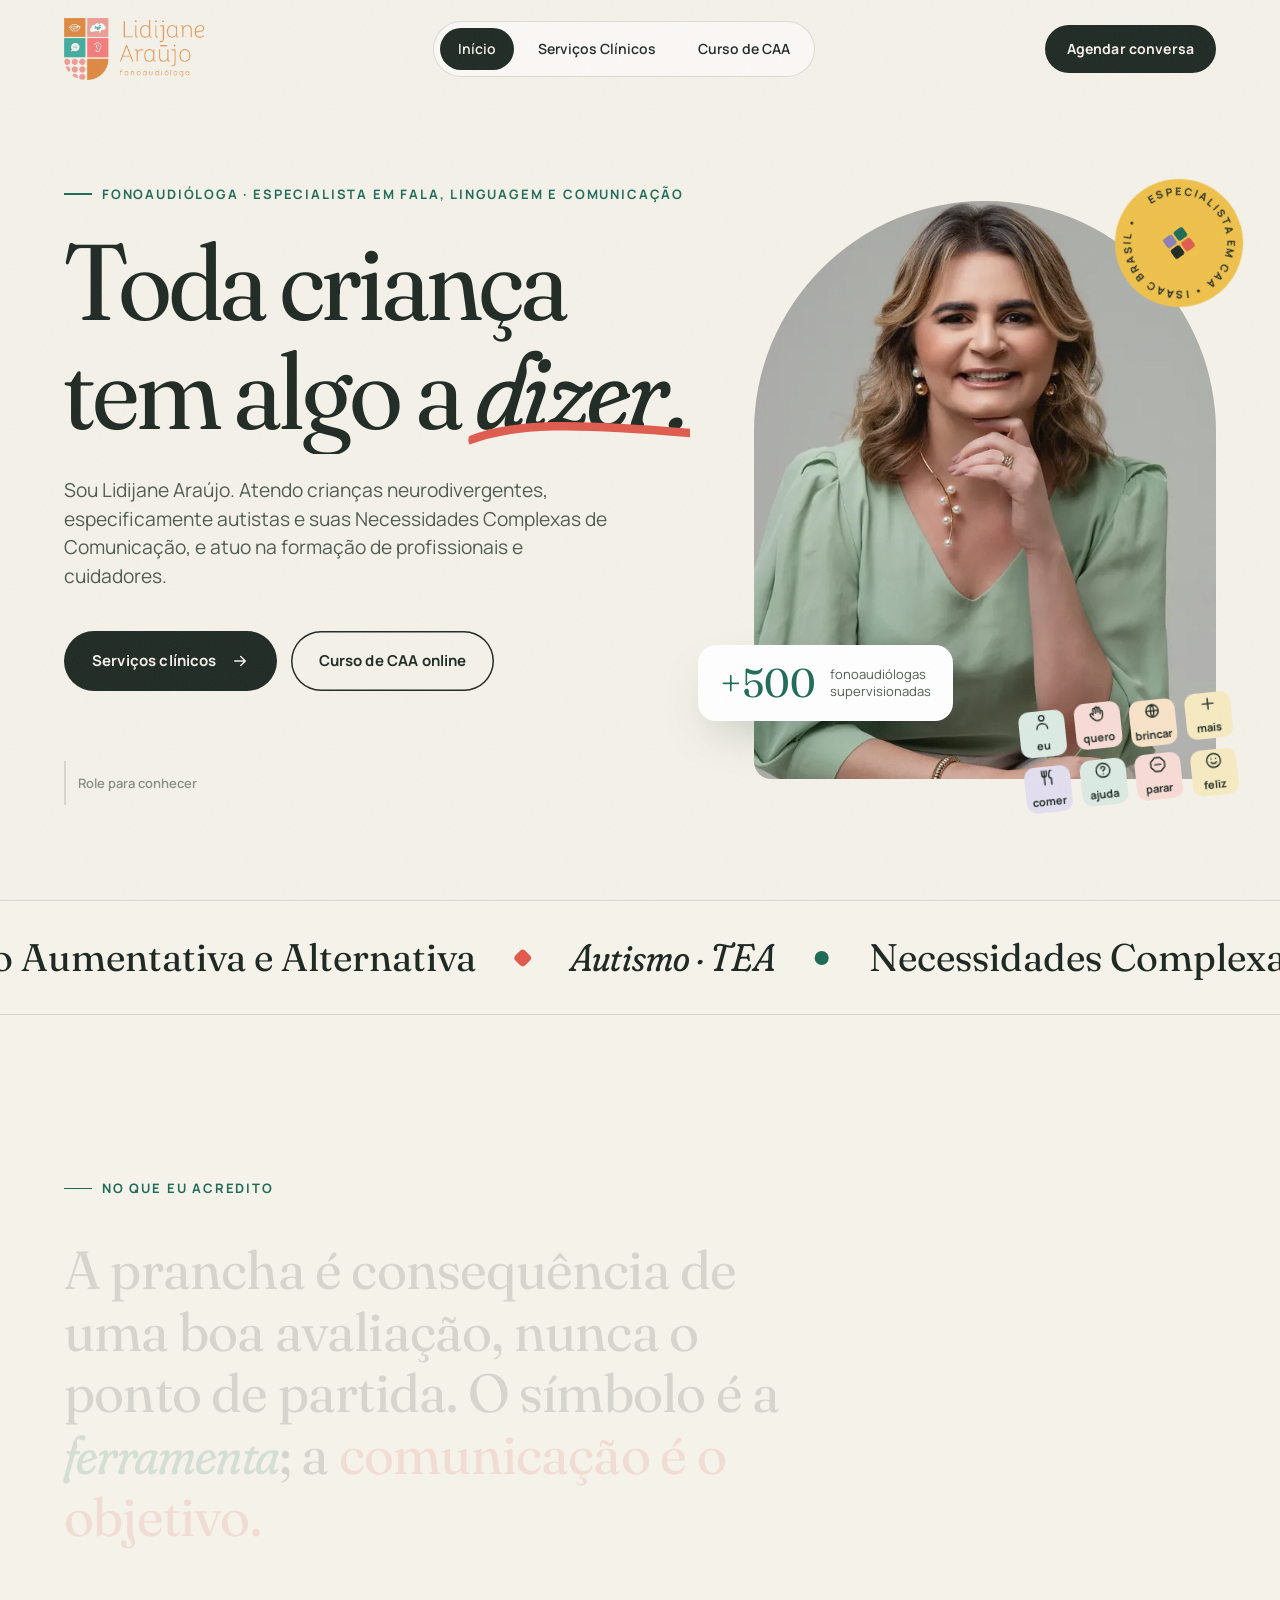
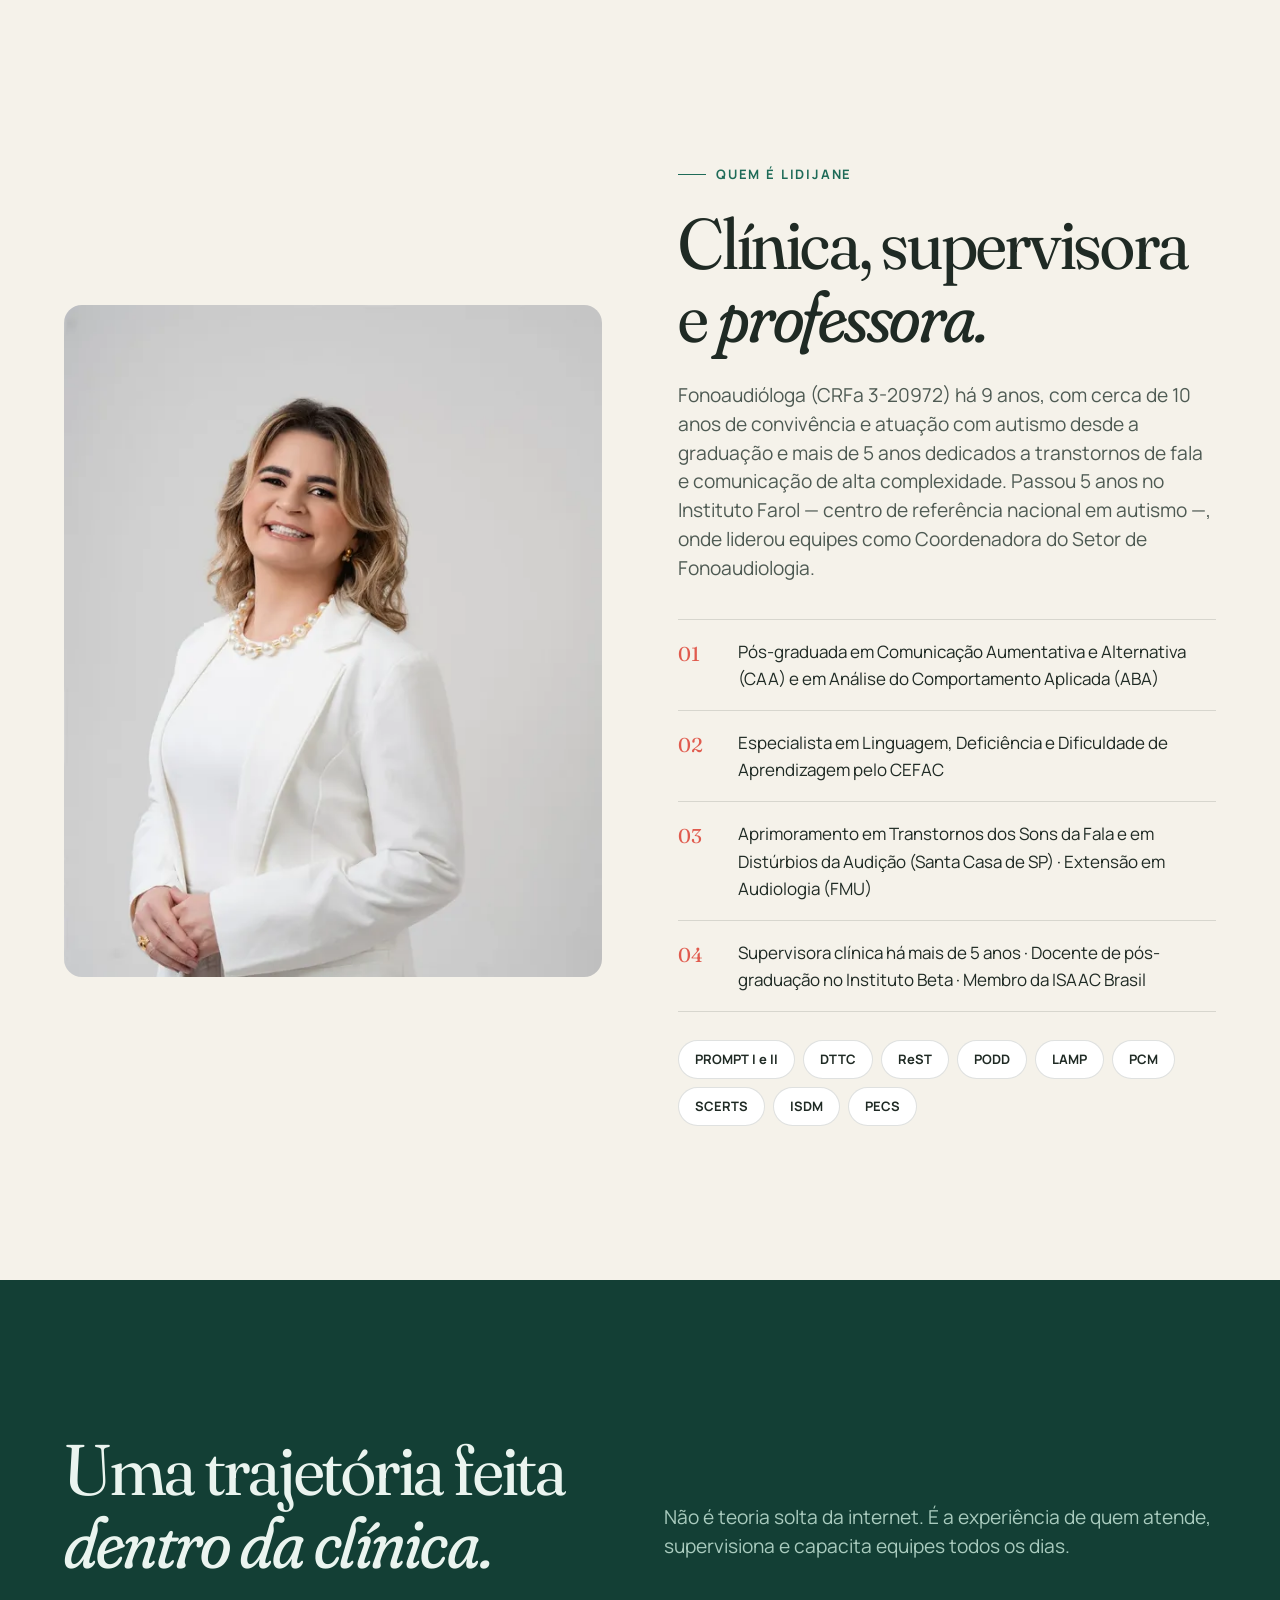
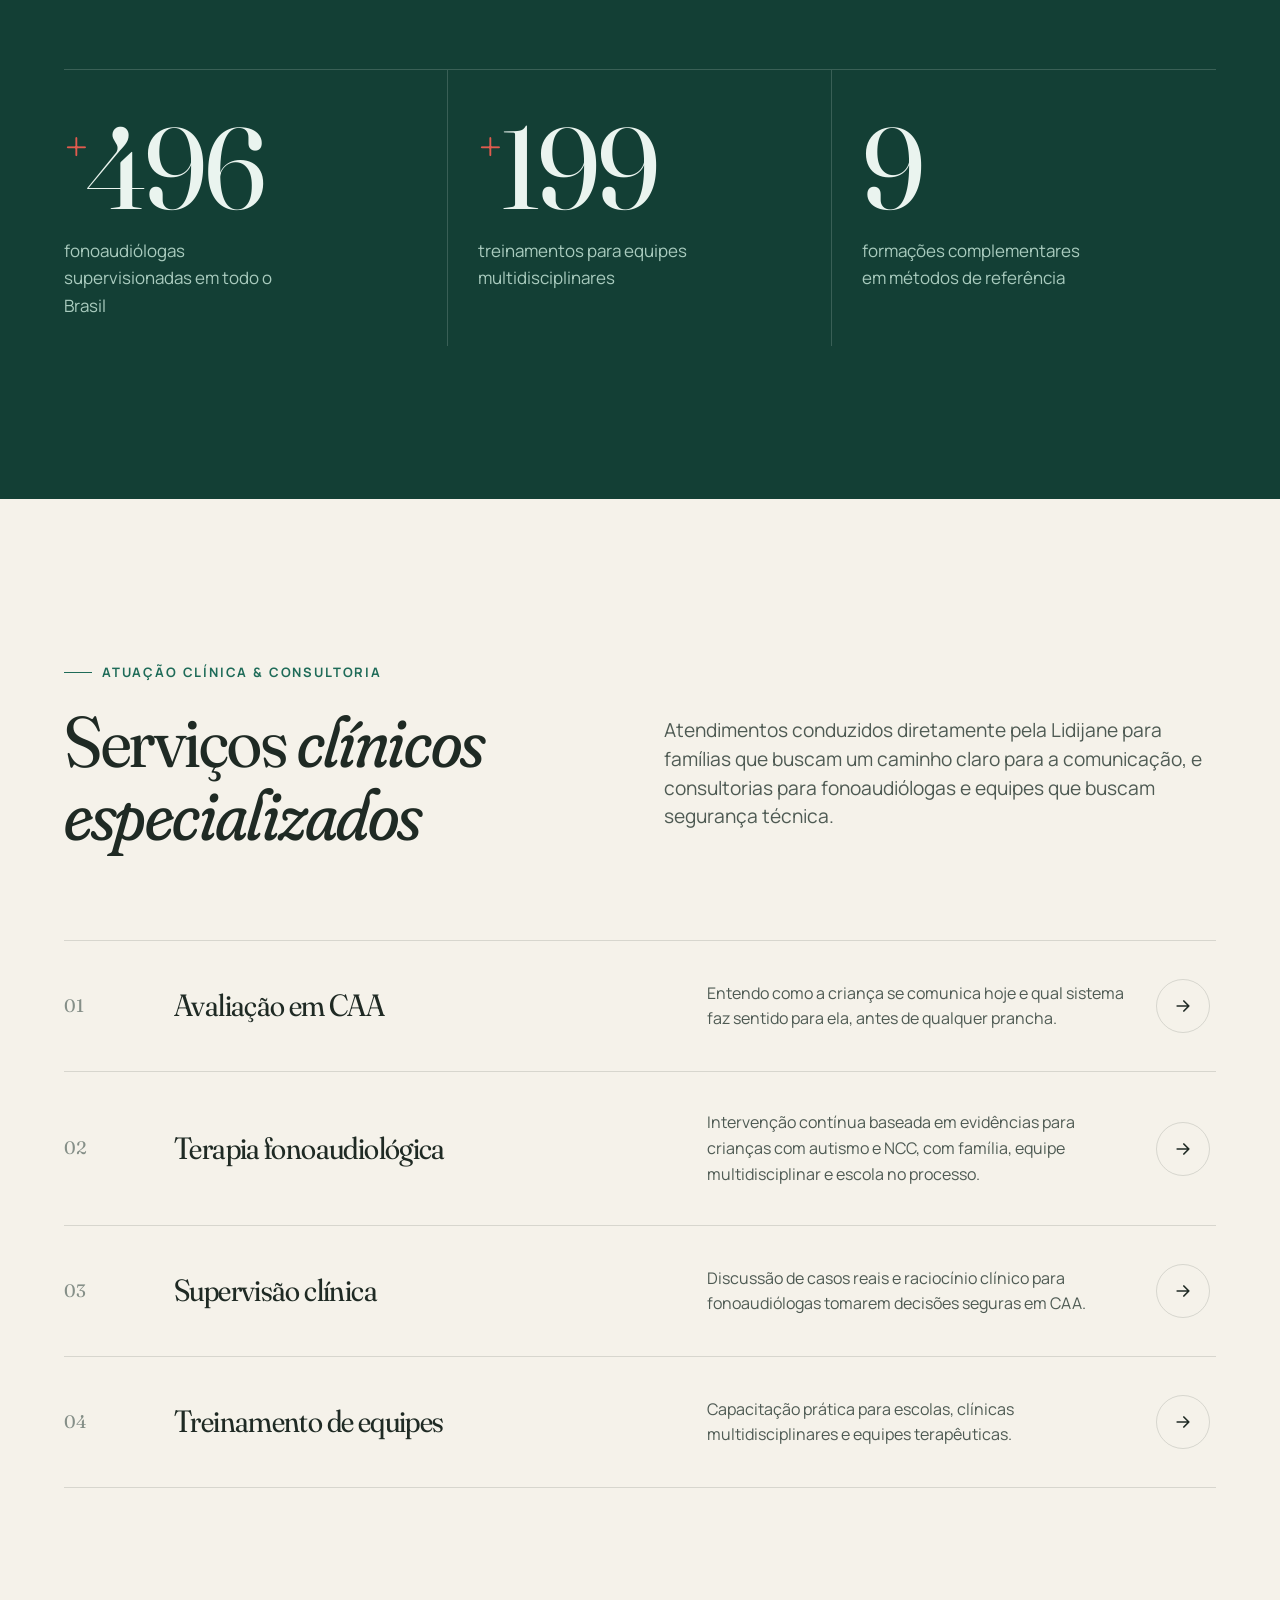
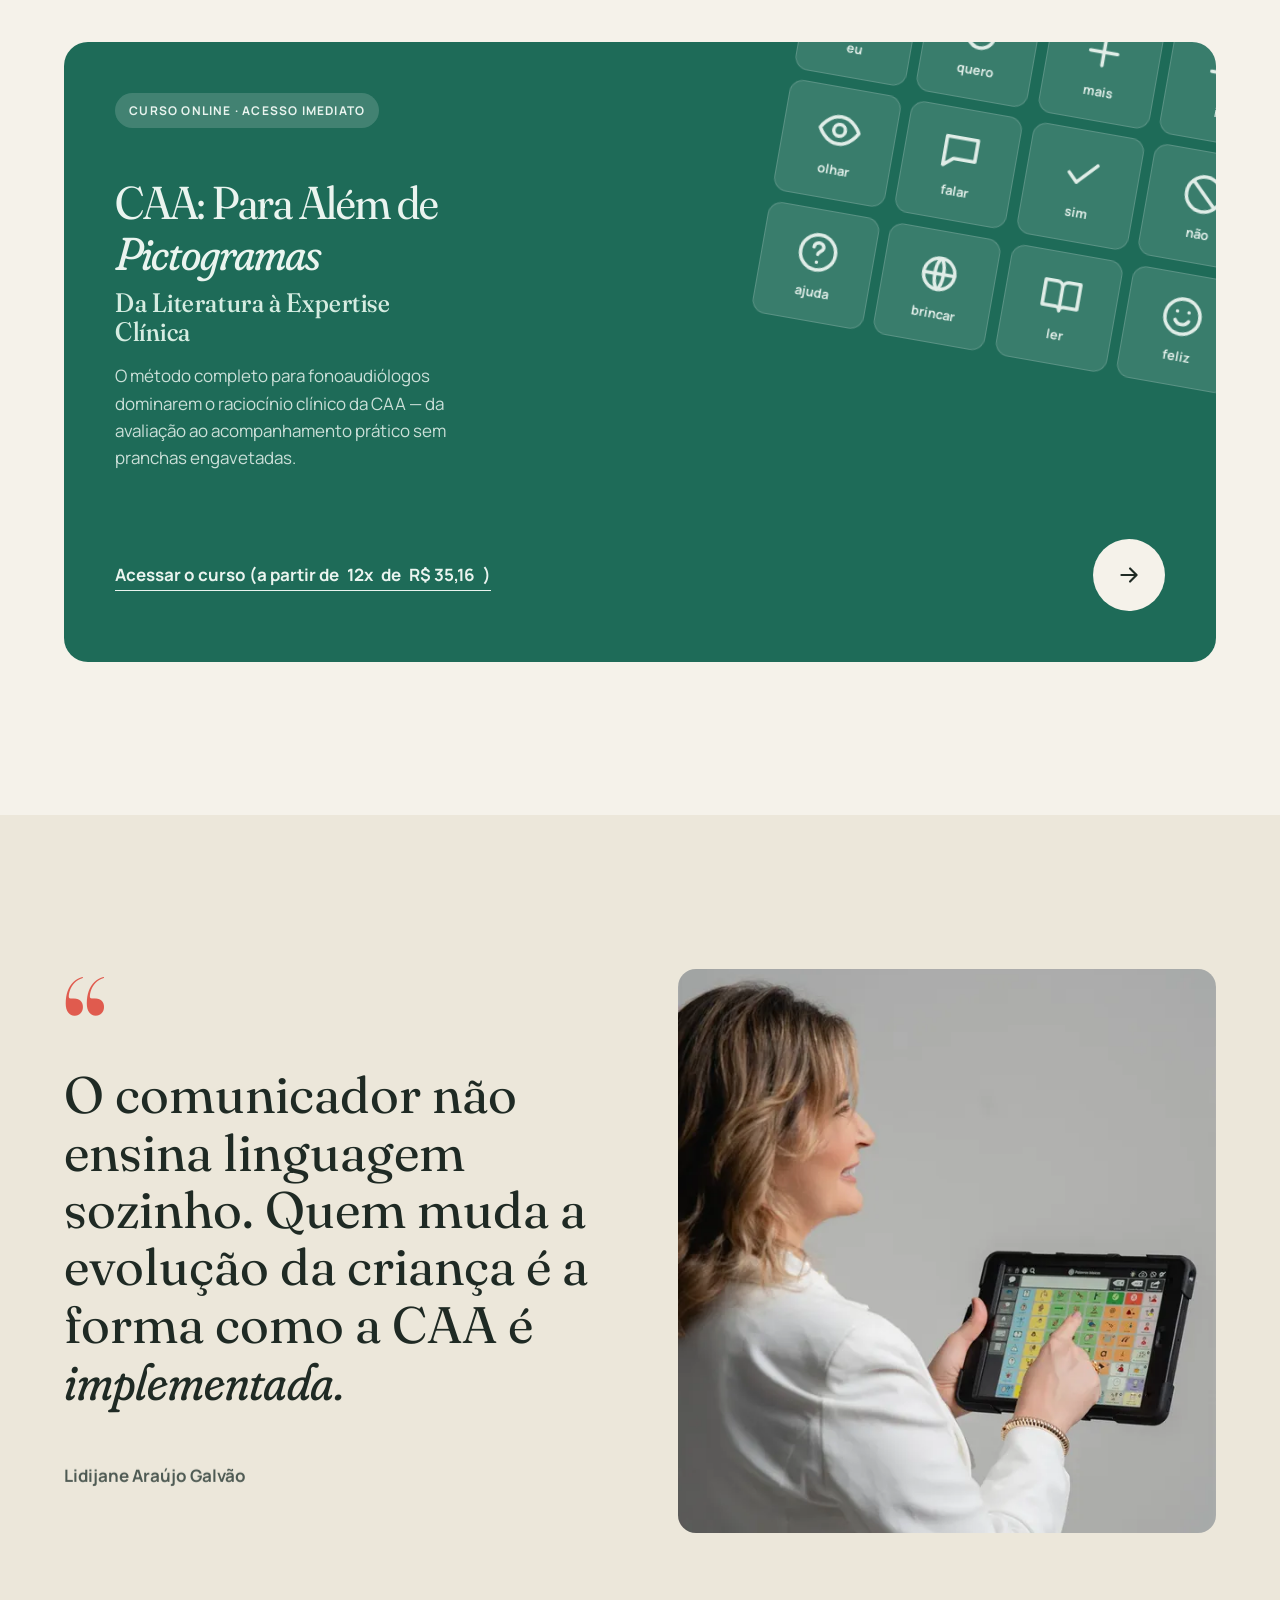
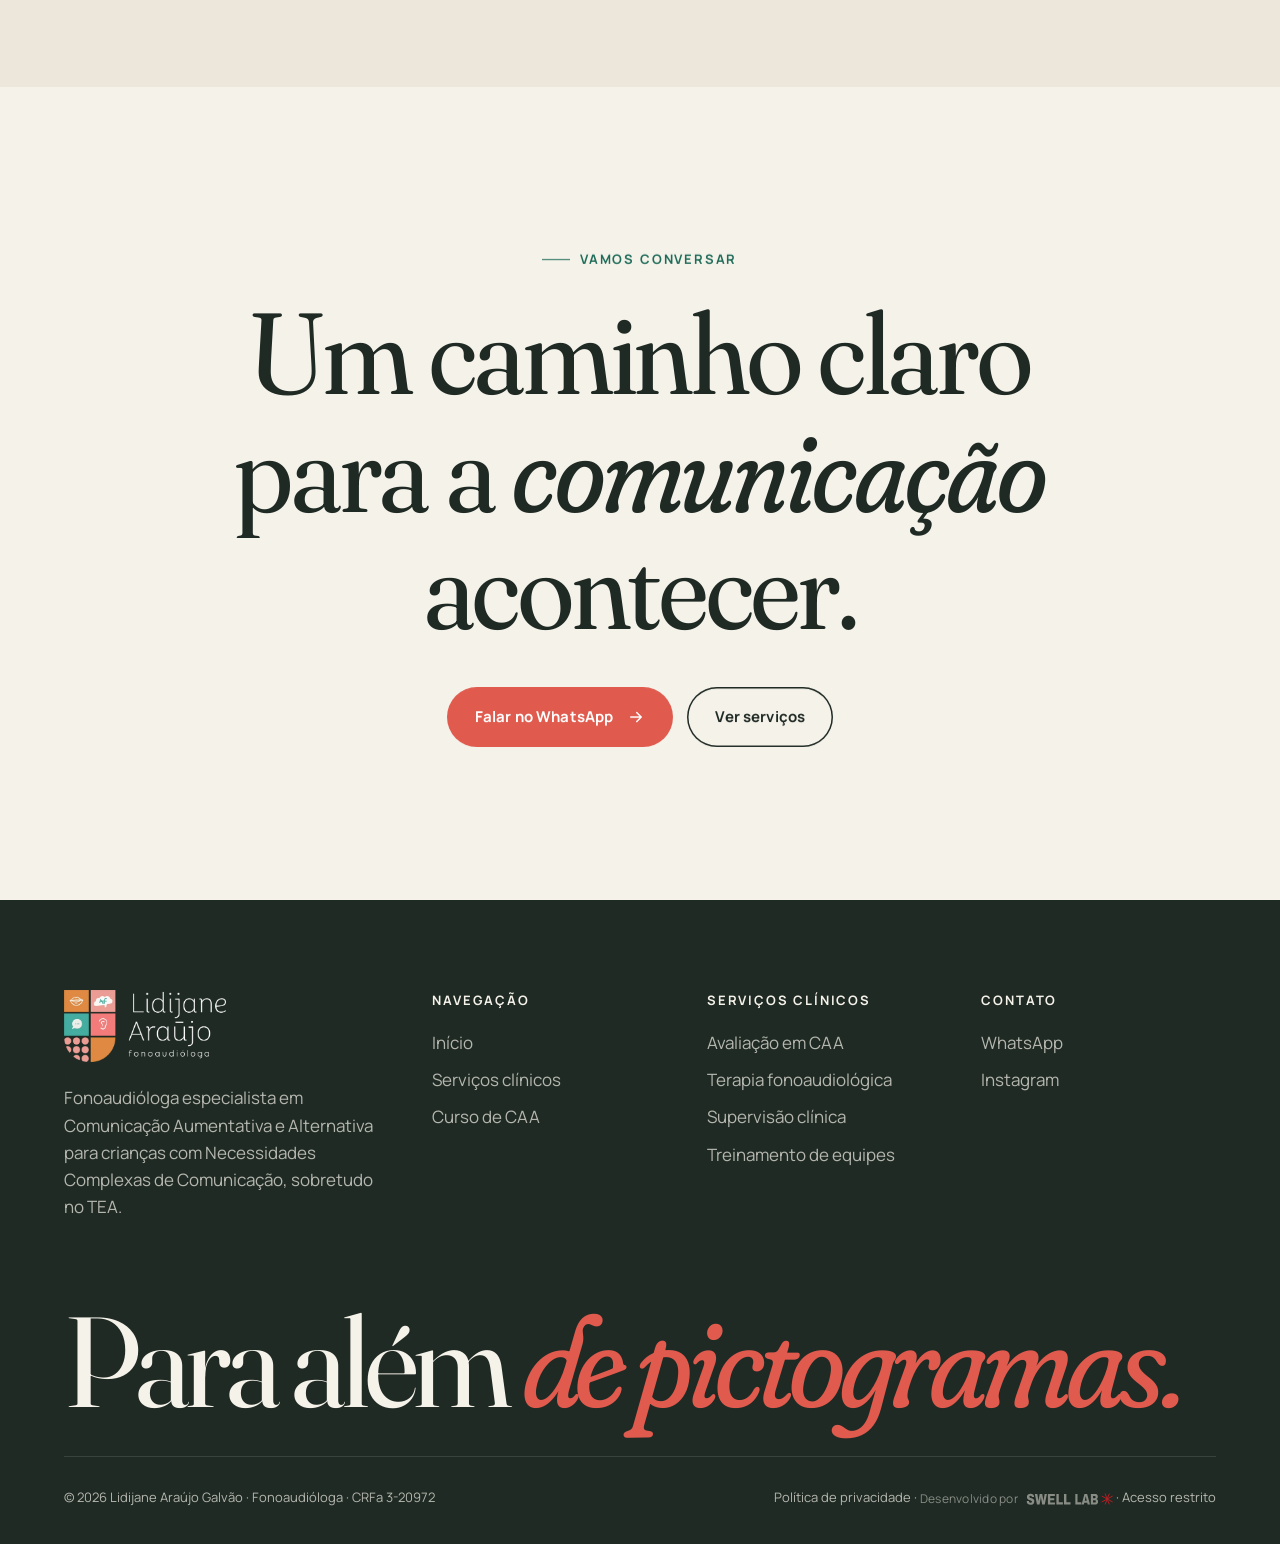
<file: index.html>
<!doctype html>
<html lang="pt-BR">
<head>
  <meta charset="utf-8">
  <meta name="viewport" content="width=device-width, initial-scale=1">
  <title>Lidijane Araújo Galvão · Fonoaudióloga especialista em CAA e Autismo</title>
  <meta name="description" content="Fonoaudióloga especialista em Comunicação Aumentativa e Alternativa (CAA) para crianças com autismo e Necessidades Complexas de Comunicação. Avaliação, atendimento, supervisão clínica e formação.">
  <meta property="og:title" content="Lidijane Araújo Galvão · Fonoaudiologia & CAA">
  <meta property="og:description" content="Toda criança tem algo a dizer. Avaliação, atendimento e supervisão clínica em CAA.">
  <meta property="og:image" content="assets/img/lidi-retrato.jpg">
  <link rel="icon" type="image/png" href="assets/img/simbolo-lidijane-192.png">
  <link rel="apple-touch-icon" href="assets/img/simbolo-lidijane-192.png">
  <link rel="preload" href="assets/fonts/fraunces-normal-latin.woff2" as="font" type="font/woff2" crossorigin>
  <link rel="preload" href="assets/fonts/fraunces-italic-latin.woff2" as="font" type="font/woff2" crossorigin>
  <link rel="preload" href="assets/fonts/manrope-normal-latin.woff2" as="font" type="font/woff2" crossorigin>
  <link rel="preload" href="assets/js/vendor/gsap.min.js" as="script">
  <link rel="preload" href="assets/js/vendor/ScrollTrigger.min.js" as="script">
  <link rel="preload" href="assets/js/vendor/SplitText.min.js" as="script">
  <link rel="preload" href="assets/js/vendor/Flip.min.js" as="script">
  <link rel="preload" href="assets/js/vendor/lenis.min.js" as="script">
  <link rel="preload" href="assets/js/main.js" as="script">
  <link rel="stylesheet" href="assets/css/style.css">
  <script>document.documentElement.classList.add('js');setTimeout(function(){if(!window.gsap)document.documentElement.classList.remove('js')},3000)</script>
  <!-- Meta Pixel Code -->
  <script>
  !function(f,b,e,v,n,t,s)
  {if(f.fbq)return;n=f.fbq=function(){n.callMethod?
  n.callMethod.apply(n,arguments):n.queue.push(arguments)};
  if(!f._fbq)f._fbq=n;n.push=n;n.loaded=!0;n.version='2.0';
  n.queue=[];function l(){t=b.createElement(e);t.async=!0;
  t.src=v;s=b.getElementsByTagName(e)[0];
  s.parentNode.insertBefore(t,s)}
  if(b.readyState==='complete')l();else f.addEventListener('load',function(){setTimeout(l,0)})}(window, document,'script',
  'https://connect.facebook.net/en_US/fbevents.js');
  fbq('init', '3195814143953340');
  fbq('track', 'PageView');
  </script>
  <noscript><img height="1" width="1" style="display:none"
  src="https://www.facebook.com/tr?id=3195814143953340&ev=PageView&noscript=1"
  /></noscript>
  <!-- End Meta Pixel Code -->
  <!-- Google tag (gtag.js) -->
  <script async src="https://www.googletagmanager.com/gtm.js?id=GTM-N482FJZF"></script>
  <script>
    window.dataLayer = window.dataLayer || [];
    function gtag(){dataLayer.push(arguments);}
    gtag('js', new Date());
  </script>
  <!-- End Google tag -->
</head>
<body>

  <div class="transition" aria-hidden="true"><span></span><span></span><span></span><span></span><span></span></div>
  <div class="cursor" aria-hidden="true"><span class="cursor__label"></span></div>

  <!-- NAV -->
  <header class="nav">
    <a href="index.html" class="brand" aria-label="Lidijane Araújo — início">
      <img class="brand__logo" src="assets/img/logo-lidijane.webp" alt="Lidijane Araújo · Fonoaudióloga" width="1421" height="631">
    </a>
    <ul class="nav__links">
      <li><a href="index.html" class="is-active">Início</a></li>
      <li><a href="servicos.html">Serviços Clínicos</a></li>
      <li><a href="curso.html">Curso de CAA</a></li>
      <!-- OCULTO-TEMP-FERRAMENTAS: <li><a href="ferramentas.html">Ferramentas</a></li> -->
    </ul>
    <a href="#" data-wa="um agendamento clínico" class="btn nav__cta btn-whatsapp" id="btn-whatsapp-nav" data-magnetic>Agendar conversa</a>
    <button class="nav__burger" aria-label="Abrir menu" aria-expanded="false"><span></span><span></span></button>
  </header>
  <div class="mobile-menu">
    <ul>
      <li><a class="big" href="index.html">Início</a></li>
      <li><a class="big" href="servicos.html">Serviços <em>clínicos</em></a></li>
      <li><a class="big" href="curso.html">Curso <em>de CAA</em></a></li>
      <!-- OCULTO-TEMP-FERRAMENTAS: <li><a class="big" href="ferramentas.html">Ferramentas</a></li> -->
    </ul>
    <div class="mobile-menu__foot">
      <a href="#" data-wa="um agendamento clínico" class="btn btn--coral btn-whatsapp">Falar no WhatsApp</a>
      <a href="https://instagram.com/lidijanearaujofono" target="_blank" rel="noopener" class="link-u" style="justify-self:center">@lidijanearaujofono</a>
    </div>
  </div>

  <main>
    <!-- HERO -->
    <section class="hero">
      <div class="wrap">
        <div class="hero__grid">
          <div>
            <span class="kicker" data-intro-fade>Fonoaudióloga · Especialista em fala, linguagem e comunicação</span>
            <h1 data-intro-split>Toda criança tem algo a <em class="hl">dizer.<svg viewBox="0 0 300 20" preserveAspectRatio="none" aria-hidden="true"><path d="M3 14 C 60 4, 140 4, 297 10"/></svg></em></h1>
            <p class="lead" data-intro-fade>Sou Lidijane Araújo. Atendo crianças neurodivergentes, especificamente autistas e suas Necessidades Complexas de Comunicação, e atuo na formação de profissionais e cuidadores.</p>
            <div class="hero__actions" data-intro-fade>
              <a href="servicos.html" class="btn" data-magnetic>Serviços clínicos
                <svg class="arr" viewBox="0 0 24 24" fill="none" stroke="currentColor" stroke-width="2" stroke-linecap="round" stroke-linejoin="round"><path d="M5 12h14M13 6l6 6-6 6"/></svg></a>
              <a href="curso.html" class="btn btn--ghost" data-magnetic>Curso de CAA online</a>
            </div>
            <div class="scroll-hint" data-intro-fade><i></i> Role para conhecer</div>
          </div>

          <div class="hero__visual">
            <div class="hero__photo" data-intro-clip>
              <img src="assets/img/lidi-retrato-900.webp" srcset="assets/img/lidi-retrato-600.webp 600w, assets/img/lidi-retrato-900.webp 900w, assets/img/lidi-retrato-1300.webp 1300w" sizes="(max-width: 860px) 90vw, 45vw" width="1300" height="1950" fetchpriority="high" alt="Lidijane Araújo Galvão, fonoaudióloga" data-parallax>
            </div>
            <div class="hero__badge" data-intro-pop-el>
              <b>+500</b><span>fonoaudiólogas<br>supervisionadas</span>
            </div>
            <div class="hero__stamp" data-intro-pop-el>
              <svg viewBox="0 0 130 130" aria-hidden="true">
                <defs><path id="circ" d="M65,65 m-48,0 a48,48 0 1,1 96,0 a48,48 0 1,1 -96,0"/></defs>
                <circle cx="65" cy="65" r="64" fill="#EFC14B"/>
                <text><textPath href="#circ">Especialista em CAA • ISAAC Brasil • </textPath></text>
                <rect x="53" y="53" width="11" height="11" rx="2.5" fill="#1E6B58"/><rect x="66" y="53" width="11" height="11" rx="2.5" fill="#E05B4E"/>
                <rect x="53" y="66" width="11" height="11" rx="2.5" fill="#8B7FB8"/><rect x="66" y="66" width="11" height="11" rx="2.5" fill="#1F2A24"/>
              </svg>
            </div>
            <div class="hero__board" data-intro-pop data-board="eu:g,quero:c,brincar:o,mais:y,comer:l,ajuda:g,parar:c,feliz:y"></div>
          </div>
        </div>
      </div>
    </section>

    <!-- MARQUEE -->
    <div class="marquee" aria-hidden="true">
      <div class="marquee__track" data-speed="34">
        <div class="marquee__item">Comunicação Aumentativa e Alternativa <i></i></div>
        <div class="marquee__item"><em>Autismo · TEA</em> <i></i></div>
        <div class="marquee__item">Necessidades Complexas de Comunicação <i></i></div>
        <div class="marquee__item"><em>Supervisão clínica</em> <i></i></div>
        <div class="marquee__item">Prática baseada em evidências <i></i></div>
        <div class="marquee__item"><em>Treino de parceiros</em> <i></i></div>
        <div class="marquee__item">Comunicação Aumentativa e Alternativa <i></i></div>
        <div class="marquee__item"><em>Autismo · TEA</em> <i></i></div>
        <div class="marquee__item">Necessidades Complexas de Comunicação <i></i></div>
        <div class="marquee__item"><em>Supervisão clínica</em> <i></i></div>
        <div class="marquee__item">Prática baseada em evidências <i></i></div>
        <div class="marquee__item"><em>Treino de parceiros</em> <i></i></div>
      </div>
    </div>

    <!-- MANIFESTO -->
    <section class="sec">
      <div class="wrap">
        <span class="kicker" data-reveal>No que eu acredito</span>
        <p class="manifesto" style="margin-top:40px">A prancha é consequência de uma boa avaliação, nunca o ponto de partida. O símbolo é a <span class="c-green it">ferramenta</span>; a <span class="c-coral">comunicação é o objetivo.</span></p>
      </div>
    </section>

    <!-- SOBRE -->
    <section class="sec" style="padding-top:0" id="sobre">
      <div class="wrap grid-2">
        <div class="about__img" data-cursor="Lidi">
          <img src="assets/img/lidi-hero-900.webp" srcset="assets/img/lidi-hero-600.webp 600w, assets/img/lidi-hero-900.webp 900w, assets/img/lidi-hero-1300.webp 1300w" sizes="(max-width: 860px) 90vw, 45vw" width="1300" height="1950" loading="lazy" decoding="async" alt="Lidijane Araújo Galvão" data-parallax>
          <div class="reveal-cover"></div>
        </div>
        <div>
          <span class="kicker" data-reveal>Quem é Lidijane</span>
          <h2 data-split style="margin:22px 0 28px">Clínica, supervisora e <em>professora.</em></h2>
          <p class="lead" data-reveal>Fonoaudióloga (CRFa 3-20972) há 9 anos, com cerca de 10 anos de convivência e atuação com autismo desde a graduação e mais de 5 anos dedicados a transtornos de fala e comunicação de alta complexidade. Passou 5 anos no Instituto Farol — centro de referência nacional em autismo —, onde liderou equipes como Coordenadora do Setor de Fonoaudiologia.</p>
          <ul class="creds" data-stagger>
            <li><b>01</b><span>Pós-graduada em Comunicação Aumentativa e Alternativa (CAA) e em Análise do Comportamento Aplicada (ABA)</span></li>
            <li><b>02</b><span>Especialista em Linguagem, Deficiência e Dificuldade de Aprendizagem pelo CEFAC</span></li>
            <li><b>03</b><span>Aprimoramento em Transtornos dos Sons da Fala e em Distúrbios da Audição (Santa Casa de SP) · Extensão em Audiologia (FMU)</span></li>
            <li><b>04</b><span>Supervisora clínica há mais de 5 anos · Docente de pós-graduação no Instituto Beta · Membro da ISAAC Brasil</span></li>
          </ul>
          <div class="chips" data-stagger>
            <span class="chip">PROMPT I e II</span><span class="chip">DTTC</span><span class="chip">ReST</span>
            <span class="chip">PODD</span><span class="chip">LAMP</span><span class="chip">PCM</span>
            <span class="chip">SCERTS</span><span class="chip">ISDM</span><span class="chip">PECS</span>
          </div>
        </div>
      </div>
    </section>

    <!-- NÚMEROS -->
    <section class="sec sec--green">
      <div class="wrap">
        <div class="sec-head">
          <h2 data-split>Uma trajetória feita <em>dentro da clínica.</em></h2>
          <p class="lead" data-reveal>Não é teoria solta da internet. É a experiência de quem atende, supervisiona e capacita equipes todos os dias.</p>
        </div>
        <div class="stats">
          <div class="stat" data-reveal><div class="stat__n"><sup>+</sup><span data-count="500">500</span></div><p>fonoaudiólogas supervisionadas em todo o Brasil</p></div>
          <div class="stat" data-reveal data-delay=".1"><div class="stat__n"><sup>+</sup><span data-count="200">200</span></div><p>treinamentos para equipes multidisciplinares</p></div>
          <div class="stat" data-reveal data-delay=".2"><div class="stat__n"><span data-count="9">9</span></div><p>formações complementares em métodos de referência</p></div>
        </div>
      </div>
    </section>

    <!-- SERVIÇOS -->
    <section class="sec" id="servicos">
      <div class="wrap">
        <div class="sec-head">
          <div>
            <span class="kicker" data-reveal>Atuação Clínica & Consultoria</span>
            <h2 data-split style="margin-top:22px">Serviços <em>clínicos especializados</em></h2>
          </div>
          <p class="lead" data-reveal>Atendimentos conduzidos diretamente pela Lidijane para famílias que buscam um caminho claro para a comunicação, e consultorias para fonoaudiólogas e equipes que buscam segurança técnica.</p>
        </div>

        <div class="svc-list" data-stagger>
          <a href="servicos.html#avaliacao" class="svc-row" data-cursor="Ver">
            <span class="svc-row__n">01</span>
            <h3>Avaliação em CAA</h3>
            <p>Entendo como a criança se comunica hoje e qual sistema faz sentido para ela, antes de qualquer prancha.</p>
            <span class="svc-row__arr"><svg viewBox="0 0 24 24" fill="none" stroke="currentColor" stroke-width="2" stroke-linecap="round" stroke-linejoin="round"><path d="M5 12h14M13 6l6 6-6 6"/></svg></span>
          </a>
          <a href="servicos.html#atendimento" class="svc-row" data-cursor="Ver">
            <span class="svc-row__n">02</span>
            <h3>Terapia fonoaudiológica</h3>
            <p>Intervenção contínua baseada em evidências para crianças com autismo e NCC, com família, equipe multidisciplinar e escola no processo.</p>
            <span class="svc-row__arr"><svg viewBox="0 0 24 24" fill="none" stroke="currentColor" stroke-width="2" stroke-linecap="round" stroke-linejoin="round"><path d="M5 12h14M13 6l6 6-6 6"/></svg></span>
          </a>
          <a href="servicos.html#supervisao" class="svc-row" data-cursor="Ver">
            <span class="svc-row__n">03</span>
            <h3>Supervisão clínica</h3>
            <p>Discussão de casos reais e raciocínio clínico para fonoaudiólogas tomarem decisões seguras em CAA.</p>
            <span class="svc-row__arr"><svg viewBox="0 0 24 24" fill="none" stroke="currentColor" stroke-width="2" stroke-linecap="round" stroke-linejoin="round"><path d="M5 12h14M13 6l6 6-6 6"/></svg></span>
          </a>
          <a href="servicos.html#treinamentos" class="svc-row" data-cursor="Ver">
            <span class="svc-row__n">04</span>
            <h3>Treinamento de equipes</h3>
            <p>Capacitação prática para escolas, clínicas multidisciplinares e equipes terapêuticas.</p>
            <span class="svc-row__arr"><svg viewBox="0 0 24 24" fill="none" stroke="currentColor" stroke-width="2" stroke-linecap="round" stroke-linejoin="round"><path d="M5 12h14M13 6l6 6-6 6"/></svg></span>
          </a>
        </div>
      </div>
    </section>

    <!-- PORTAS: CURSO + FERRAMENTAS -->
    <section class="sec" style="padding-top:0">
      <div class="wrap">
        <div class="doors" data-stagger style="grid-template-columns:1fr"><!-- OCULTO-TEMP-FERRAMENTAS: remover o style ao reativar -->
          <a href="curso.html" class="door door--course" data-cursor="Abrir">
            <span class="door__tag">Curso online · Acesso imediato</span>
            <div class="door__art" data-board="eu:,quero:,mais:,ir:,olhar:,falar:,sim:,não:,ajuda:,brincar:,ler:,feliz:"></div>
            <div>
              <h3>CAA: Para Além de <em>Pictogramas</em><br><small style="display:block;font-size:.58em;font-weight:600;color:#D5ECE1;margin-top:8px;letter-spacing:.02em">Da Literatura à Expertise Clínica</small></h3>
              <p style="margin-top:16px">O método completo para fonoaudiólogos dominarem o raciocínio clínico da CAA — da avaliação ao acompanhamento prático sem pranchas engavetadas.</p>
            </div>
            <div class="door__foot">
              <span class="link-u">Acessar o curso (a partir de <span data-price="inst-count">12x</span> de <span data-price="inst-value">R$ 35,16</span>)</span>
              <span class="door__go"><svg viewBox="0 0 24 24" fill="none" stroke="currentColor" stroke-width="2" stroke-linecap="round" stroke-linejoin="round"><path d="M5 12h14M13 6l6 6-6 6"/></svg></span>
            </div>
          </a>
          <!-- OCULTO-TEMP-FERRAMENTAS (inicio)
          <a href="ferramentas.html" class="door door--tools" data-cursor="Abrir">
            <span class="door__tag">Biblioteca prática · Gratuitos e Recomendados</span>
            <div class="door__art" data-board="casa:,escola:,comer:,beber:,dormir:,brincar:,gostar:,parar:,você:,eu:,mais:,sim:"></div>
            <div>
              <h3>Ferramentas de <em>CAA</em></h3>
              <p style="margin-top:16px">Pranchas, checklists, PDFs para download, materiais completos e recomendações de aplicativos e recursos utilizados na clínica.</p>
            </div>
            <div class="door__foot">
              <span class="link-u">Explorar ferramentas</span>
              <span class="door__go"><svg viewBox="0 0 24 24" fill="none" stroke="currentColor" stroke-width="2" stroke-linecap="round" stroke-linejoin="round"><path d="M5 12h14M13 6l6 6-6 6"/></svg></span>
            </div>
          </a>
          OCULTO-TEMP-FERRAMENTAS (fim) -->
        </div>
      </div>
    </section>

    <!-- CITAÇÃO -->
    <section class="sec sec--paper2">
      <div class="wrap grid-2">
        <div>
          <span class="quote-mark" data-reveal>“</span>
          <p class="quote" data-split>O comunicador não ensina linguagem sozinho. Quem muda a evolução da criança é a forma como a CAA é <em>implementada.</em></p>
          <p class="muted" data-reveal style="margin-top:30px;font-weight:700">Lidijane Araújo Galvão</p>
        </div>
        <div class="about__img" style="aspect-ratio:1/1.05">
          <img src="assets/img/lidi-apresentacao-900.webp" srcset="assets/img/lidi-apresentacao-600.webp 600w, assets/img/lidi-apresentacao-900.webp 900w, assets/img/lidi-apresentacao-1300.webp 1300w" sizes="(max-width: 860px) 90vw, 45vw" width="1300" height="1950" loading="lazy" decoding="async" alt="Lidijane usando um comunicador de CAA no tablet" data-parallax style="object-position:center 40%">
          <div class="reveal-cover" style="background:var(--coral)"></div>
        </div>
      </div>
    </section>

    <!-- CTA FINAL -->
    <section class="sec cta-final">
      <div class="wrap">
        <span class="kicker" data-reveal>Vamos conversar</span>
        <h2 data-split>Um caminho claro para a <em>comunicação</em> acontecer.</h2>
        <div class="btns" data-reveal>
          <a href="#" data-wa="um agendamento" class="btn btn--coral btn-whatsapp" id="btn-whatsapp" data-magnetic>Falar no WhatsApp
            <svg class="arr" viewBox="0 0 24 24" fill="none" stroke="currentColor" stroke-width="2" stroke-linecap="round" stroke-linejoin="round"><path d="M5 12h14M13 6l6 6-6 6"/></svg></a>
          <a href="servicos.html" class="btn btn--ghost" data-magnetic>Ver serviços</a>
        </div>
      </div>
    </section>
  </main>

  <!-- FOOTER -->
  <footer class="footer">
    <div class="wrap">
      <div class="footer__top">
        <div>
          <a href="index.html" class="brand"><img class="brand__logo" src="assets/img/logo-lidijane-branco.webp" loading="lazy" decoding="async" alt="Lidijane Araújo · Fonoaudióloga" width="1421" height="631"></a>
          <p style="margin-top:22px;max-width:34ch">Fonoaudióloga especialista em Comunicação Aumentativa e Alternativa para crianças com Necessidades Complexas de Comunicação, sobretudo no TEA.</p>
        </div>
        <div><h3 class="footer__h">Navegação</h3><ul><li><a href="index.html">Início</a></li><li><a href="servicos.html">Serviços clínicos</a></li><li><a href="curso.html">Curso de CAA</a></li><!-- OCULTO-TEMP-FERRAMENTAS: <li><a href="ferramentas.html">Ferramentas</a></li> --></ul></div>
        <div><h3 class="footer__h">Serviços clínicos</h3><ul><li><a href="servicos.html#avaliacao">Avaliação em CAA</a></li><li><a href="servicos.html#atendimento">Terapia fonoaudiológica</a></li><li><a href="servicos.html#supervisao">Supervisão clínica</a></li><li><a href="servicos.html#treinamentos">Treinamento de equipes</a></li></ul></div>
        <div><h3 class="footer__h">Contato</h3><ul><li><a href="#" data-wa="seus atendimentos" class="btn-whatsapp">WhatsApp</a></li><li><a href="https://instagram.com/lidijanearaujofono" target="_blank" rel="noopener">Instagram</a></li></ul></div>
      </div>
      <div class="footer__big">Para além <em>de pictogramas.</em></div>
      <div class="footer__bottom">
        <span>© <span data-year>2026</span> Lidijane Araújo Galvão · Fonoaudióloga · CRFa 3-20972</span>
        <span><a href="privacidade.html">Política de privacidade</a> · <a class="swl-credit" href="https://swelllab.com.br" target="_blank" rel="noopener" aria-label="Site desenvolvido por Swell Lab"><span>Desenvolvido por</span><svg class="swl-mark" viewBox="-4 4 1396 192" xmlns="http://www.w3.org/2000/svg" aria-hidden="true" focusable="false"><path fill="currentColor" d="M70.1 192L70.1 192Q57.3 192 46.2 189.4Q35.1 186.8 26.6 180.6Q18.1 174.4 13.2 163.9Q8.4 153.4 8.4 137.9L8.4 137.9Q8.4 136.9 8.4 135.6Q8.4 134.4 8.6 133.4L8.6 133.4L44.8 133.4Q44.8 134.4 44.7 135.5Q44.5 136.6 44.5 137.6L44.5 137.6Q44.5 145.5 47.4 150.2Q50.3 154.9 55.7 156.9Q61.1 158.9 68.4 158.9L68.4 158.9Q72.3 158.9 75.7 158.2Q79.2 157.6 81.9 156.4Q84.7 155.2 86.7 153.2Q88.6 151.2 89.6 148.6Q90.6 146 90.6 142.6L90.6 142.6Q90.6 136.6 87.2 132.9Q83.8 129.2 78.2 126.5Q72.5 123.8 65.5 121.6Q58.4 119.3 50.8 116.8Q43.2 114.2 36.2 110.5Q29.1 106.7 23.4 101.1Q17.6 95.4 14.3 87.1Q11 78.8 11 67.2L11 67.2Q11 53.6 15.5 44Q20.1 34.4 28.1 28.2Q36.2 22 46.6 19.2Q57.1 16.3 68.8 16.3L68.8 16.3Q80.5 16.3 90.7 19.1Q101 21.8 108.7 27.8Q116.4 33.9 120.8 43.3Q125.2 52.7 125.2 65.7L125.2 65.7L125.2 69.9L89.5 69.9L89.5 67.7Q89.5 62 87.3 57.8Q85.1 53.6 80.7 51.2Q76.3 48.7 69.5 48.7L69.5 48.7Q63.1 48.7 58.4 50.4Q53.8 52.2 51.5 55.4Q49.2 58.6 49.2 63L49.2 63Q49.2 68.7 52.5 72.5Q55.8 76.4 61.5 79Q67.3 81.6 74.3 83.7Q81.4 85.8 89 88.3Q96.6 90.9 103.6 94.5Q110.7 98.1 116.4 103.7Q122.2 109.2 125.5 117.1Q128.8 125 128.8 136.4L128.8 136.4Q128.8 155.9 121.3 168.3Q113.8 180.6 100.5 186.3Q87.3 192 70.1 192ZM213.4 189L171.1 189L137.6 19.3L176.8 19.3L191.2 105.3Q192.1 109.7 192.6 114.7Q193.2 119.6 193.8 124.3Q194.5 129 194.9 132.4L194.9 132.4L196.2 132.4Q196.5 130 196.9 126.4Q197.3 122.8 197.9 118.9Q198.5 114.9 199 111.3Q199.6 107.7 199.8 105.3L199.8 105.3L214.8 19.3L255.6 19.3L270.3 105.3Q270.8 108.5 271.4 113.3Q272.1 118.1 272.8 123.2Q273.4 128.2 274.1 132.4L274.1 132.4L275.2 132.4Q275.6 130 276.1 126.5Q276.5 123.1 277 119.2Q277.4 115.4 278.1 111.8Q278.7 108.2 279.2 105.3L279.2 105.3L293.9 19.3L330.3 19.3L296.4 189L254.5 189L238.6 99.6Q237.9 94.9 237.1 89.8Q236.4 84.8 235.7 80.1Q235.1 75.4 234.6 72.2L234.6 72.2L233.5 72.2Q233.1 75.4 232.4 80.6Q231.7 85.8 231 90.8Q230.2 95.9 229.5 99.6L229.5 99.6L213.4 189ZM459.3 189L346.4 189L346.4 19.3L458 19.3L458 53.2L384.1 53.2L384.1 86L448.1 86L448.1 119.3L384.1 119.3L384.1 155.2L459.3 155.2L459.3 189ZM586.3 189L482.5 189L482.5 19.3L520.2 19.3L520.2 153.9L586.3 153.9L586.3 189ZM708.3 189L604.4 189L604.4 19.3L642.1 19.3L642.1 153.9L708.3 153.9L708.3 189ZM881.4 189L785.3 189L785.3 19.3L820.2 19.3L820.2 153.9L881.4 153.9L881.4 189ZM921.6 189L885.9 189L931 19.3L974.4 19.3L1019.7 189L982.6 189L975.4 158.9L928.7 158.9L921.6 189ZM944.8 87.5L935.9 126.3L968.3 126.3L959.5 87.5Q958.9 85 958 81.2Q957.1 77.4 956.3 72.9Q955.4 68.5 954.5 64.1Q953.6 59.8 952.8 56.1L952.8 56.1L951.4 56.1Q950.5 60.8 949.3 66.5Q948.1 72.2 947 77.7Q945.8 83.3 944.8 87.5L944.8 87.5ZM1105.4 189L1033.8 189L1033.8 19.3L1106.8 19.3Q1117.9 19.3 1126.5 24.4Q1135.2 29.4 1140.1 38.7Q1145 48 1145 60.6L1145 60.6Q1145 71.7 1142 79.6Q1139.1 87.5 1134.1 92.5Q1129.1 97.6 1122.8 100.3L1122.8 100.3L1122.8 101.3Q1129.9 103.3 1135.6 108.2Q1141.3 113.2 1144.7 121.6Q1148.1 130 1148.1 142.3L1148.1 142.3Q1148.1 157.6 1142.6 168Q1137 178.4 1127.4 183.7Q1117.7 189 1105.4 189L1105.4 189ZM1068.5 118.1L1068.5 155.4L1099.1 155.4Q1105.4 155.4 1109.2 150.6Q1113 145.8 1113 135.9L1113 135.9Q1113 130.7 1111.3 126.6Q1109.7 122.6 1106.5 120.3Q1103.4 118.1 1098.7 118.1L1098.7 118.1L1068.5 118.1ZM1068.5 51.7L1068.5 87.2L1096.6 87.2Q1100.9 87.2 1103.9 84.9Q1106.8 82.5 1108.4 78.3Q1109.9 74.1 1109.9 68.5L1109.9 68.5Q1109.9 60.8 1106.3 56.2Q1102.8 51.7 1097.1 51.7L1097.1 51.7L1068.5 51.7Z"/><path class="swl-ast" fill="none" stroke="#ed1c24" stroke-width="16" d="M1261 13L1329 187M1329 13L1261 187M1208 53L1382 147M1208 147L1382 53"/></svg></a> · <a href="admin.html" rel="nofollow">Acesso restrito</a></span>
      </div>
    </div>
  </footer>

  <script>
  /* bibliotecas executam logo após a 1ª pintura (a cortina de entrada cobre a página até lá) */
  (function(){var s=["assets/js/vendor/gsap.min.js","assets/js/vendor/ScrollTrigger.min.js","assets/js/vendor/SplitText.min.js","assets/js/vendor/Flip.min.js","assets/js/vendor/lenis.min.js","assets/js/main.js"];
  function go(){s.forEach(function(src){var e=document.createElement('script');e.src=src;e.async=false;document.body.appendChild(e)})}
  var d;function once(){if(!d){d=1;go()}}
  requestAnimationFrame(function(){setTimeout(once,0)});setTimeout(once,100)})();
  </script>
</body>
</html>
</file>
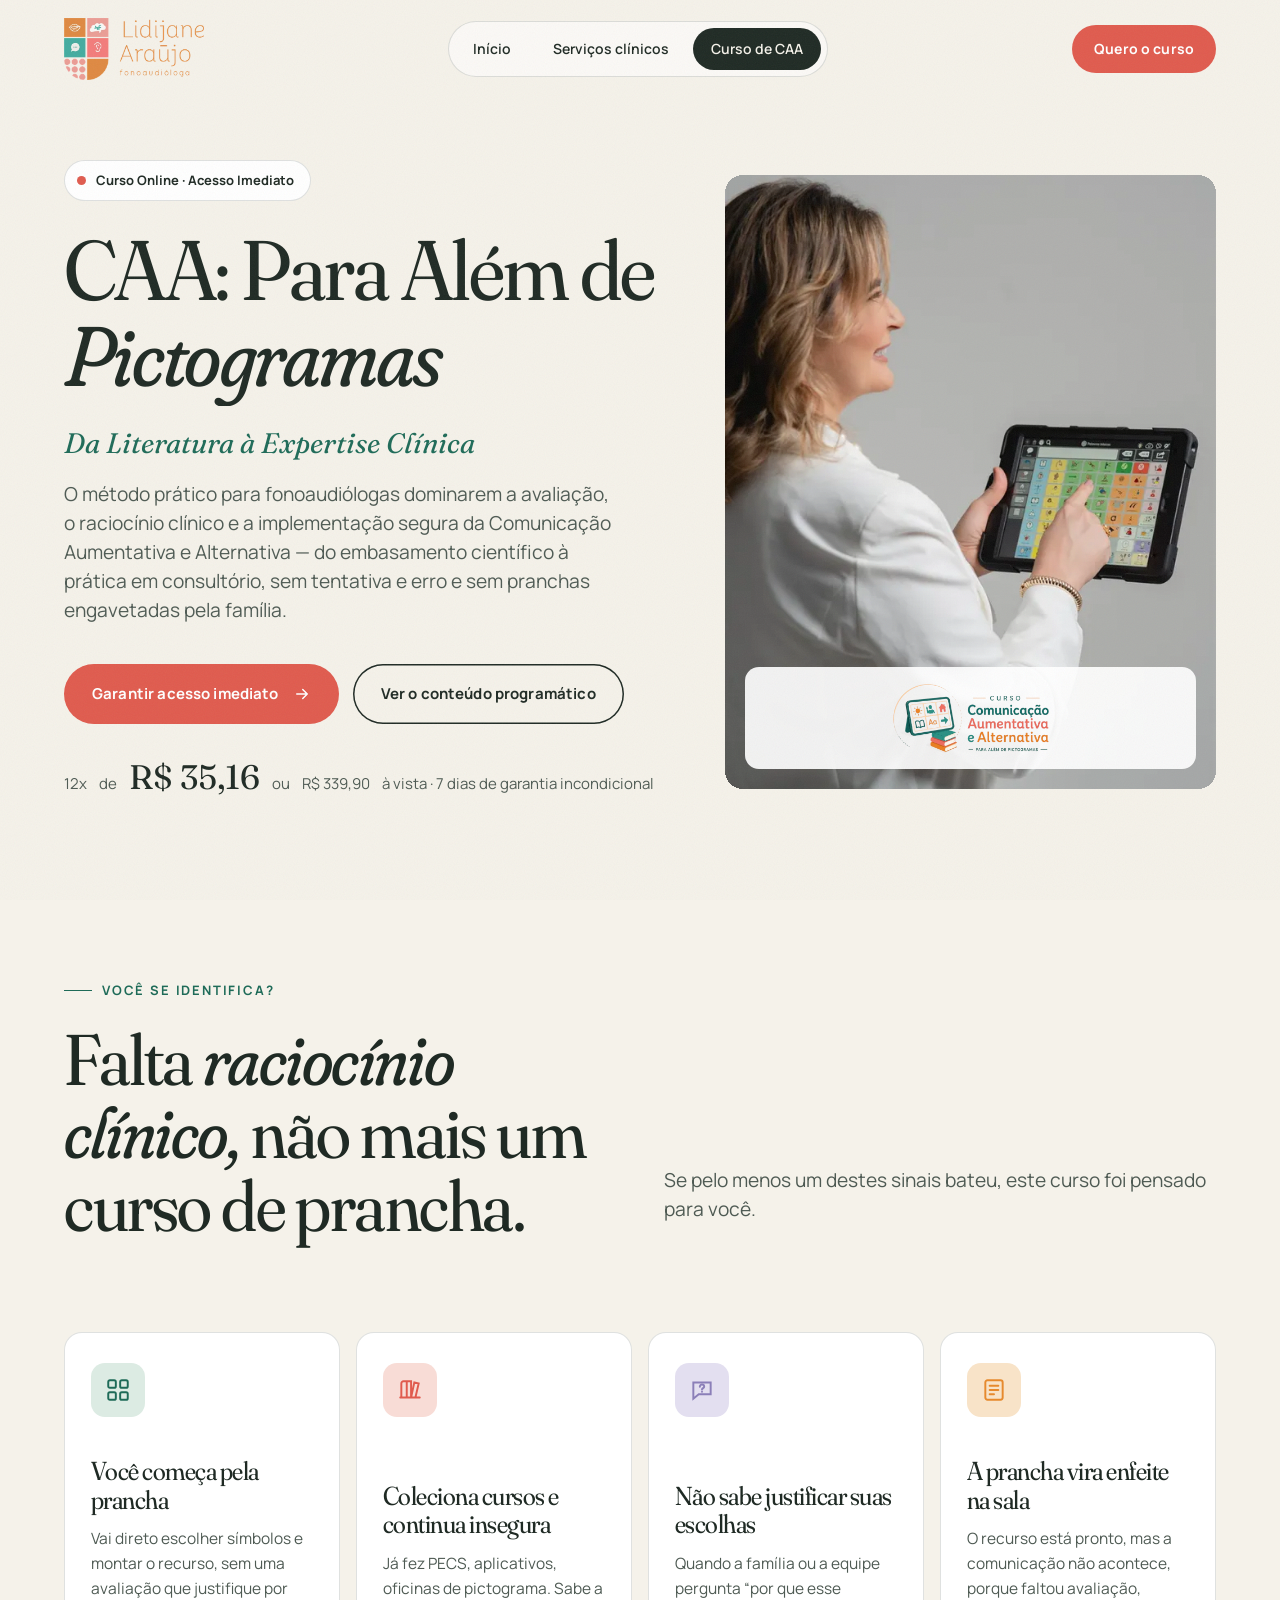
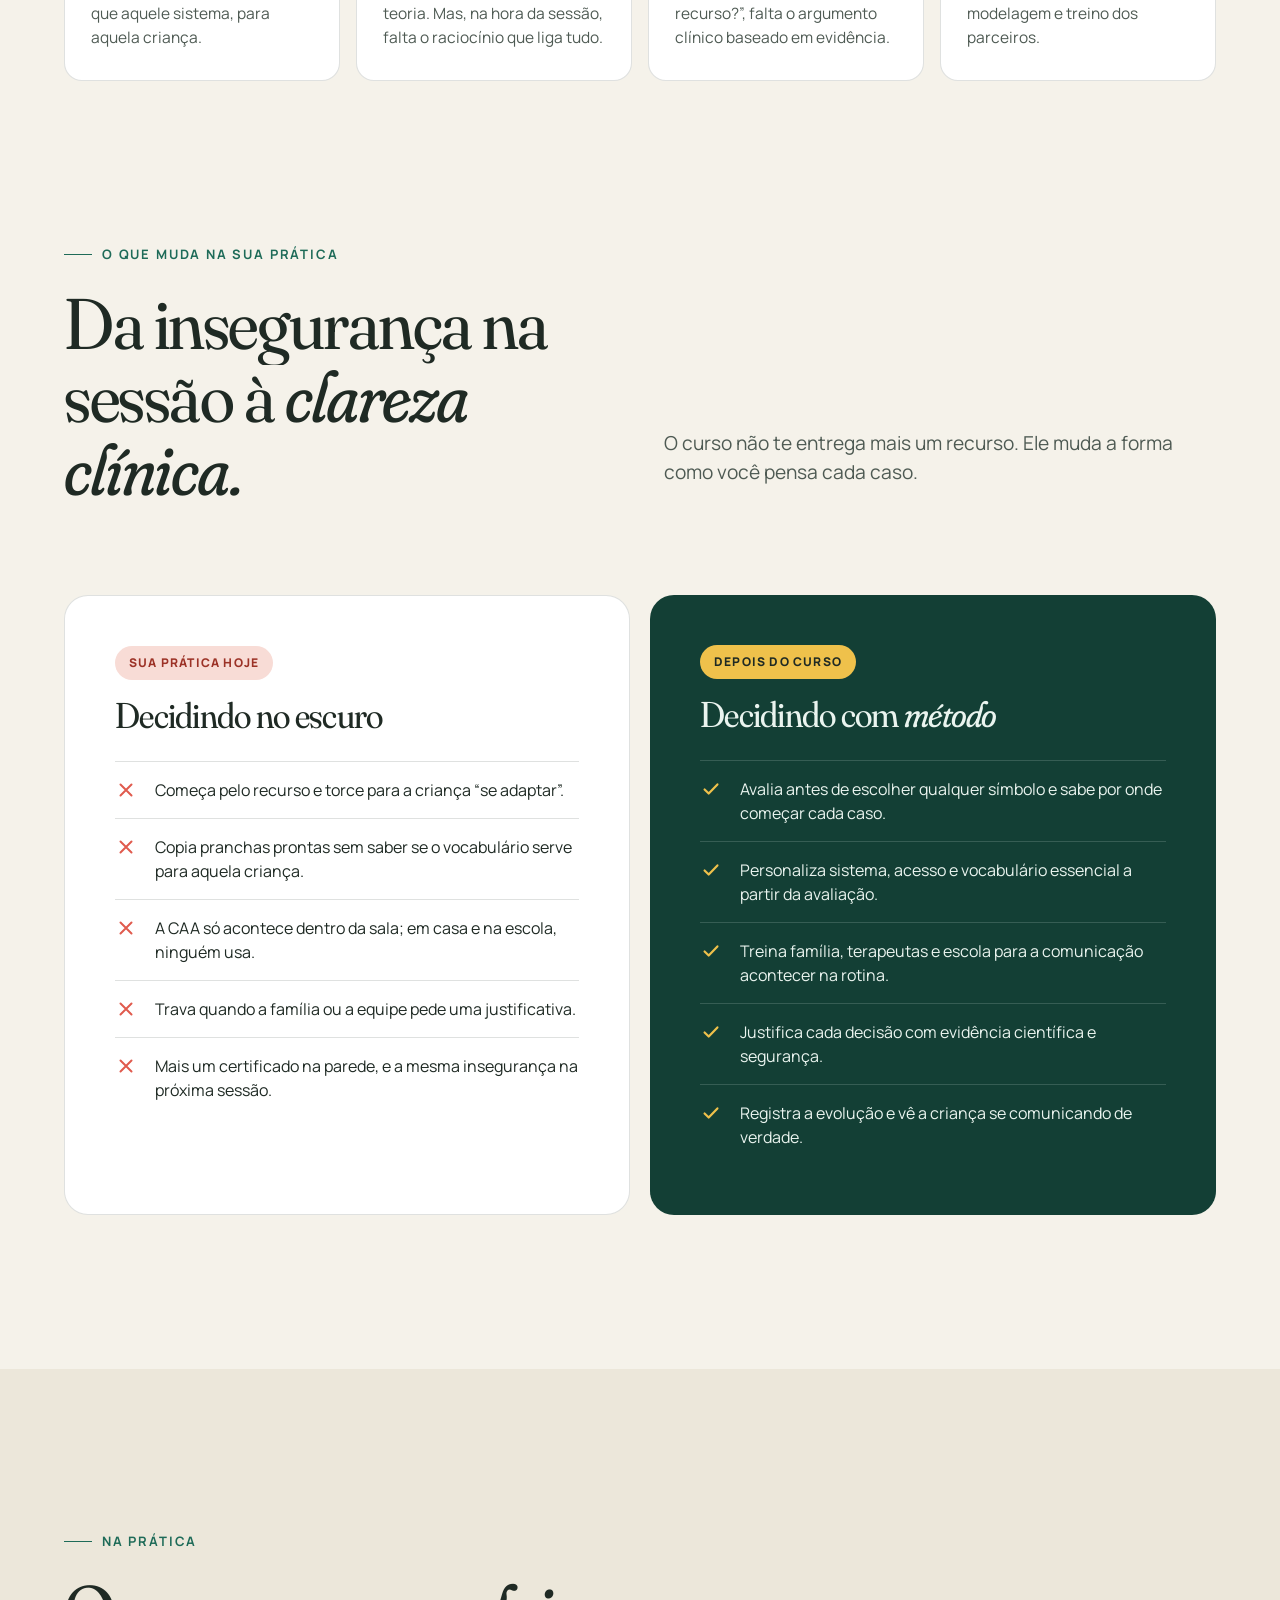
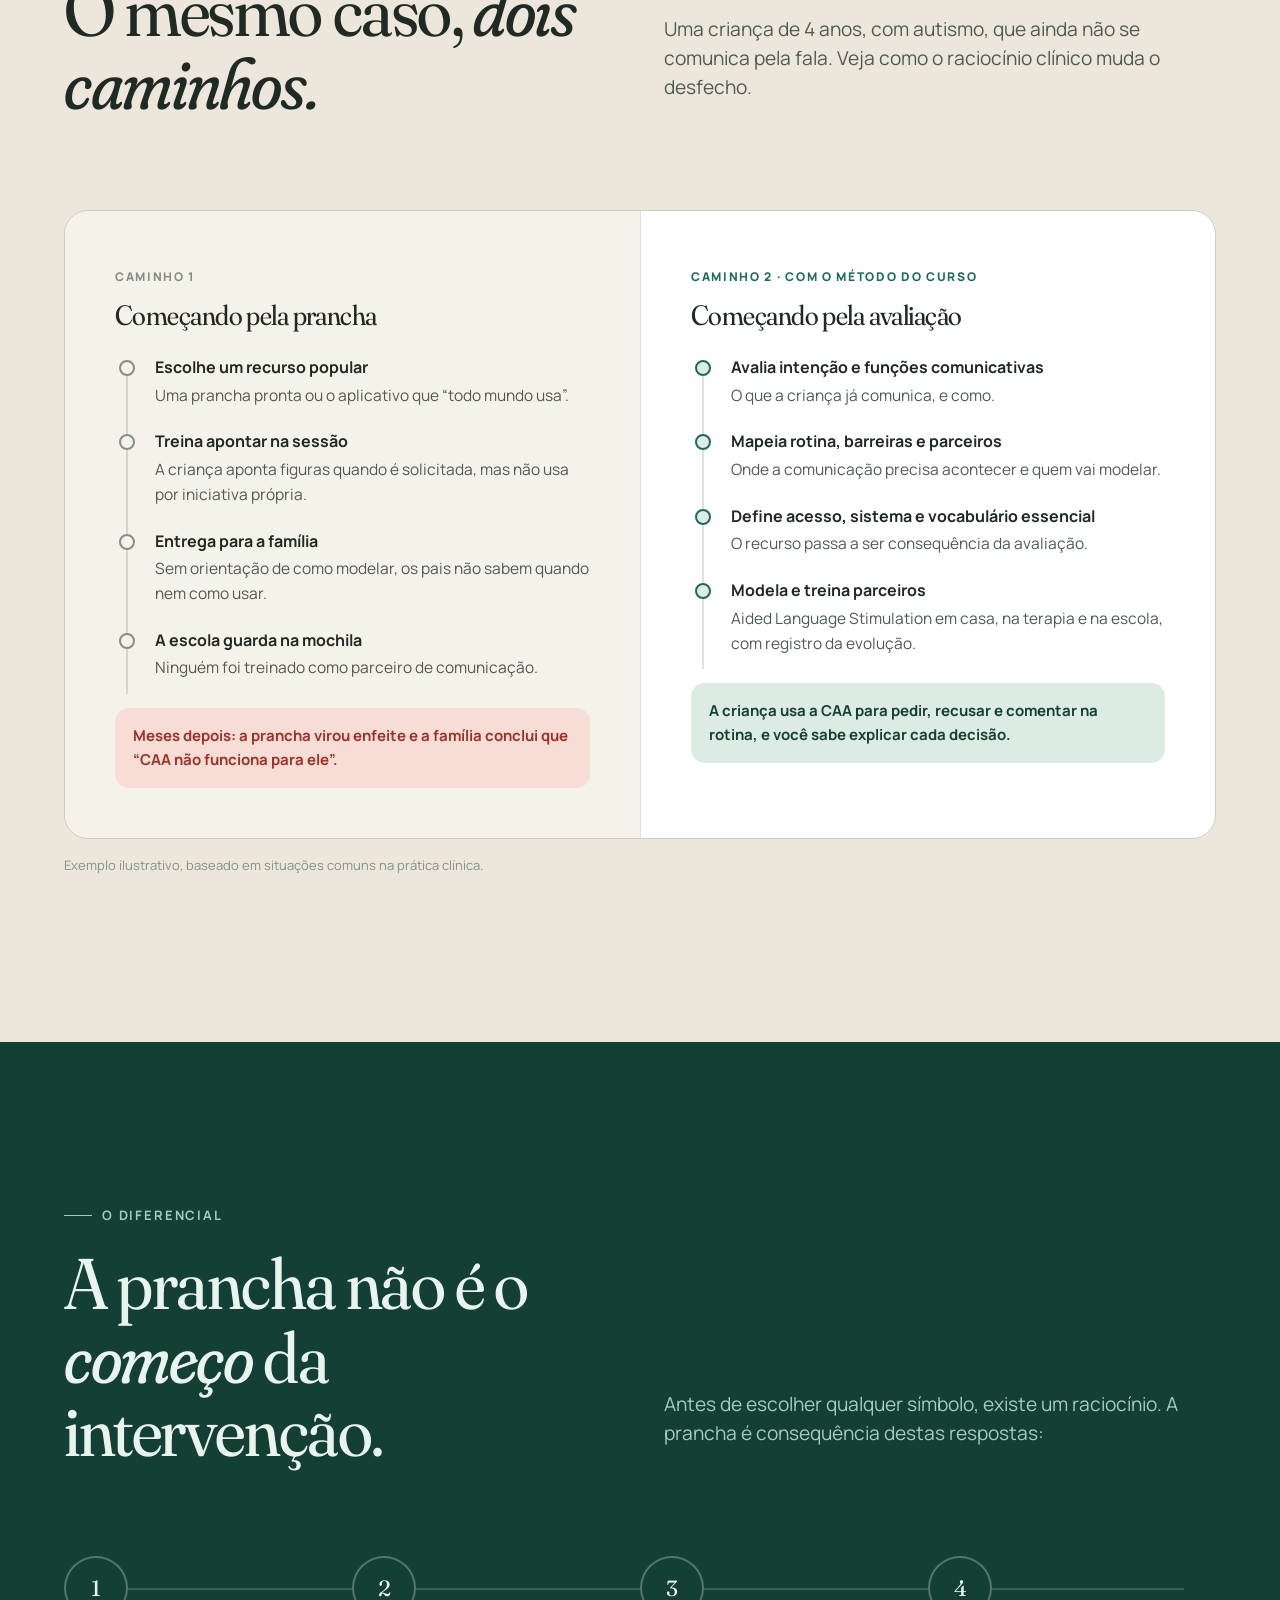
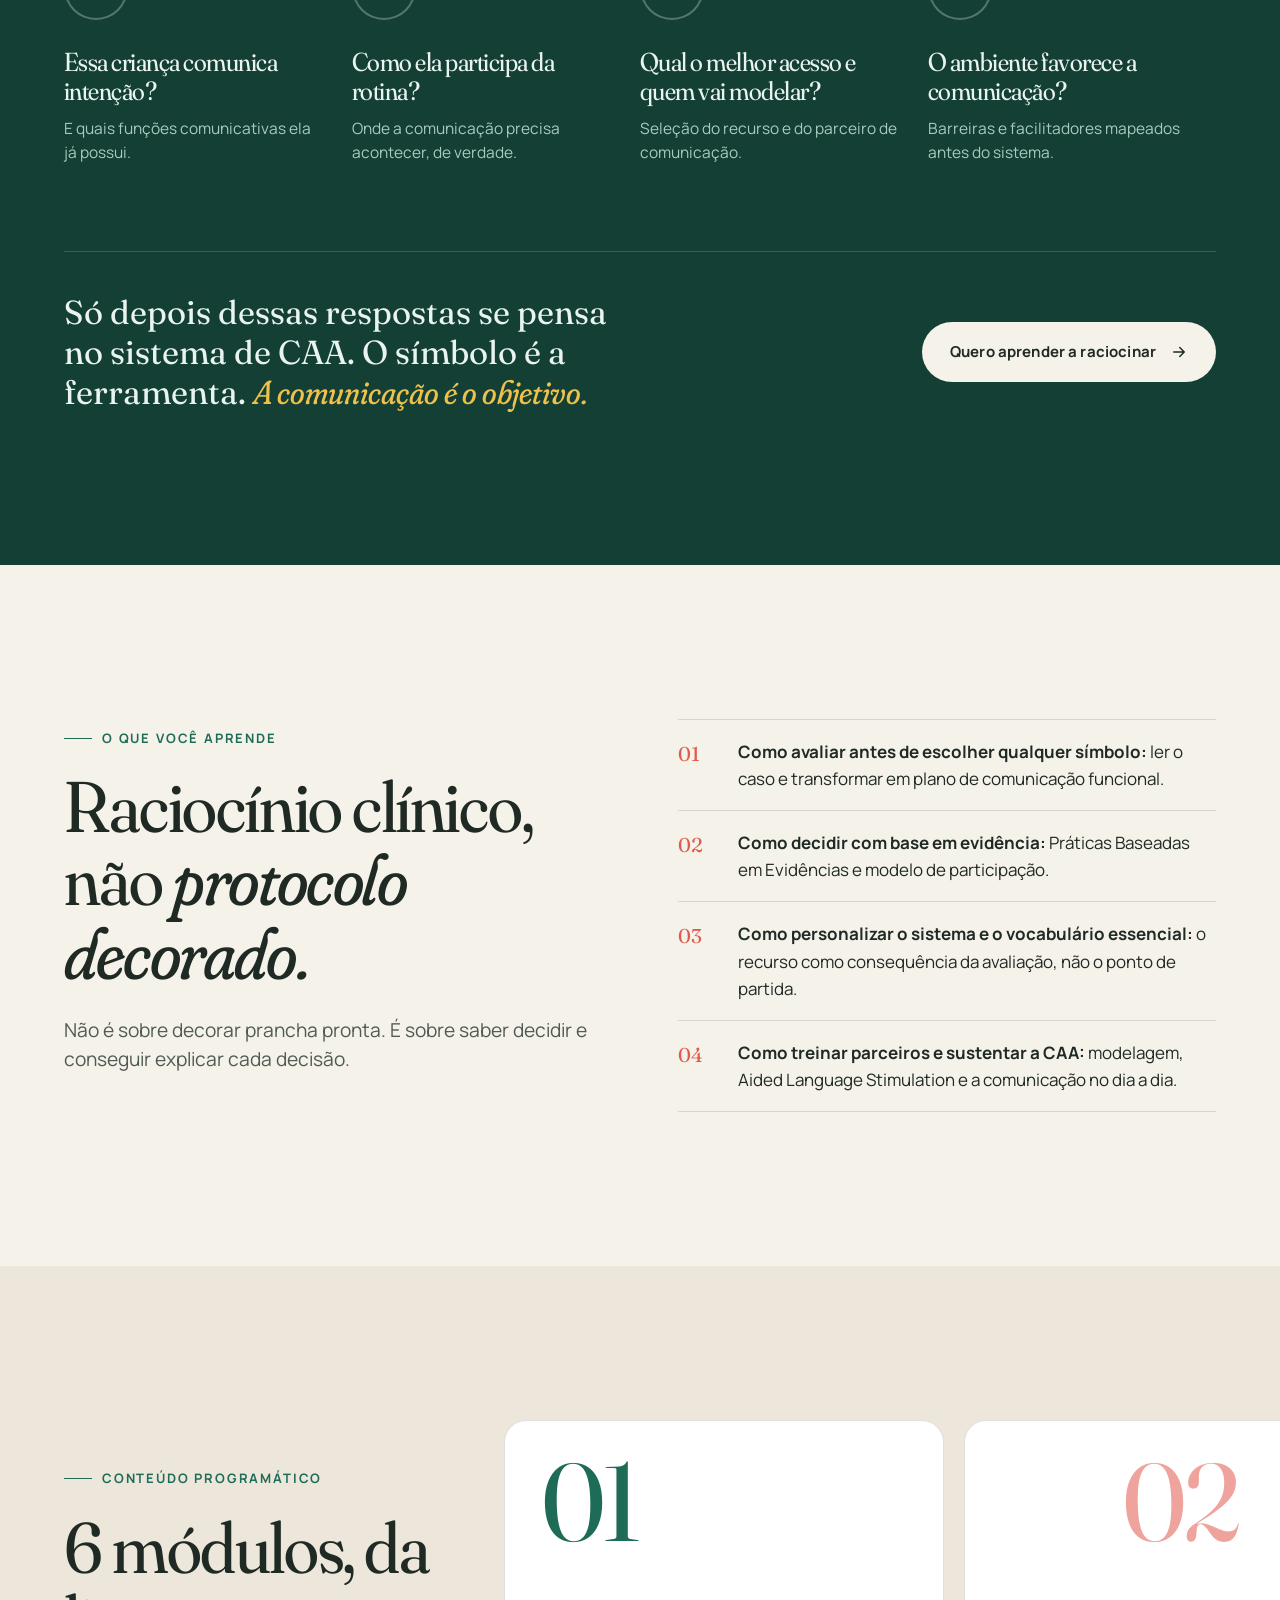
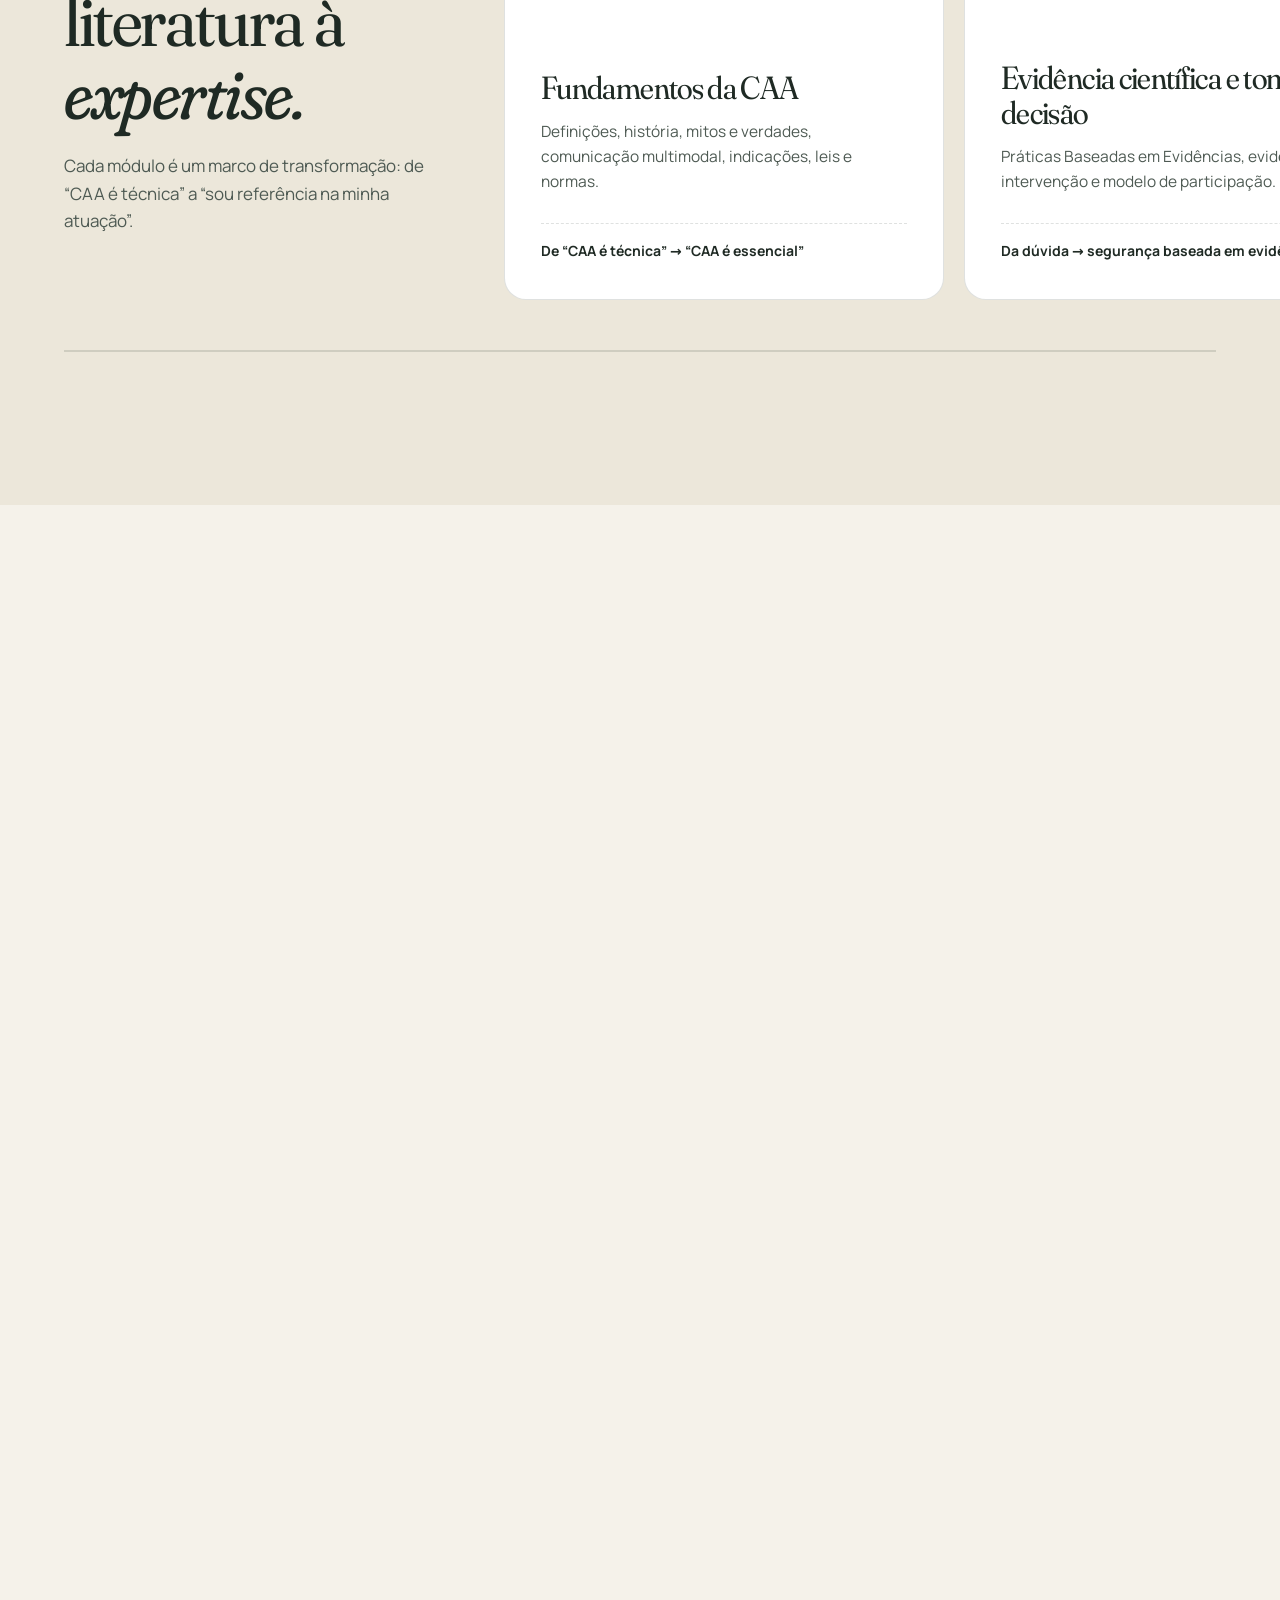
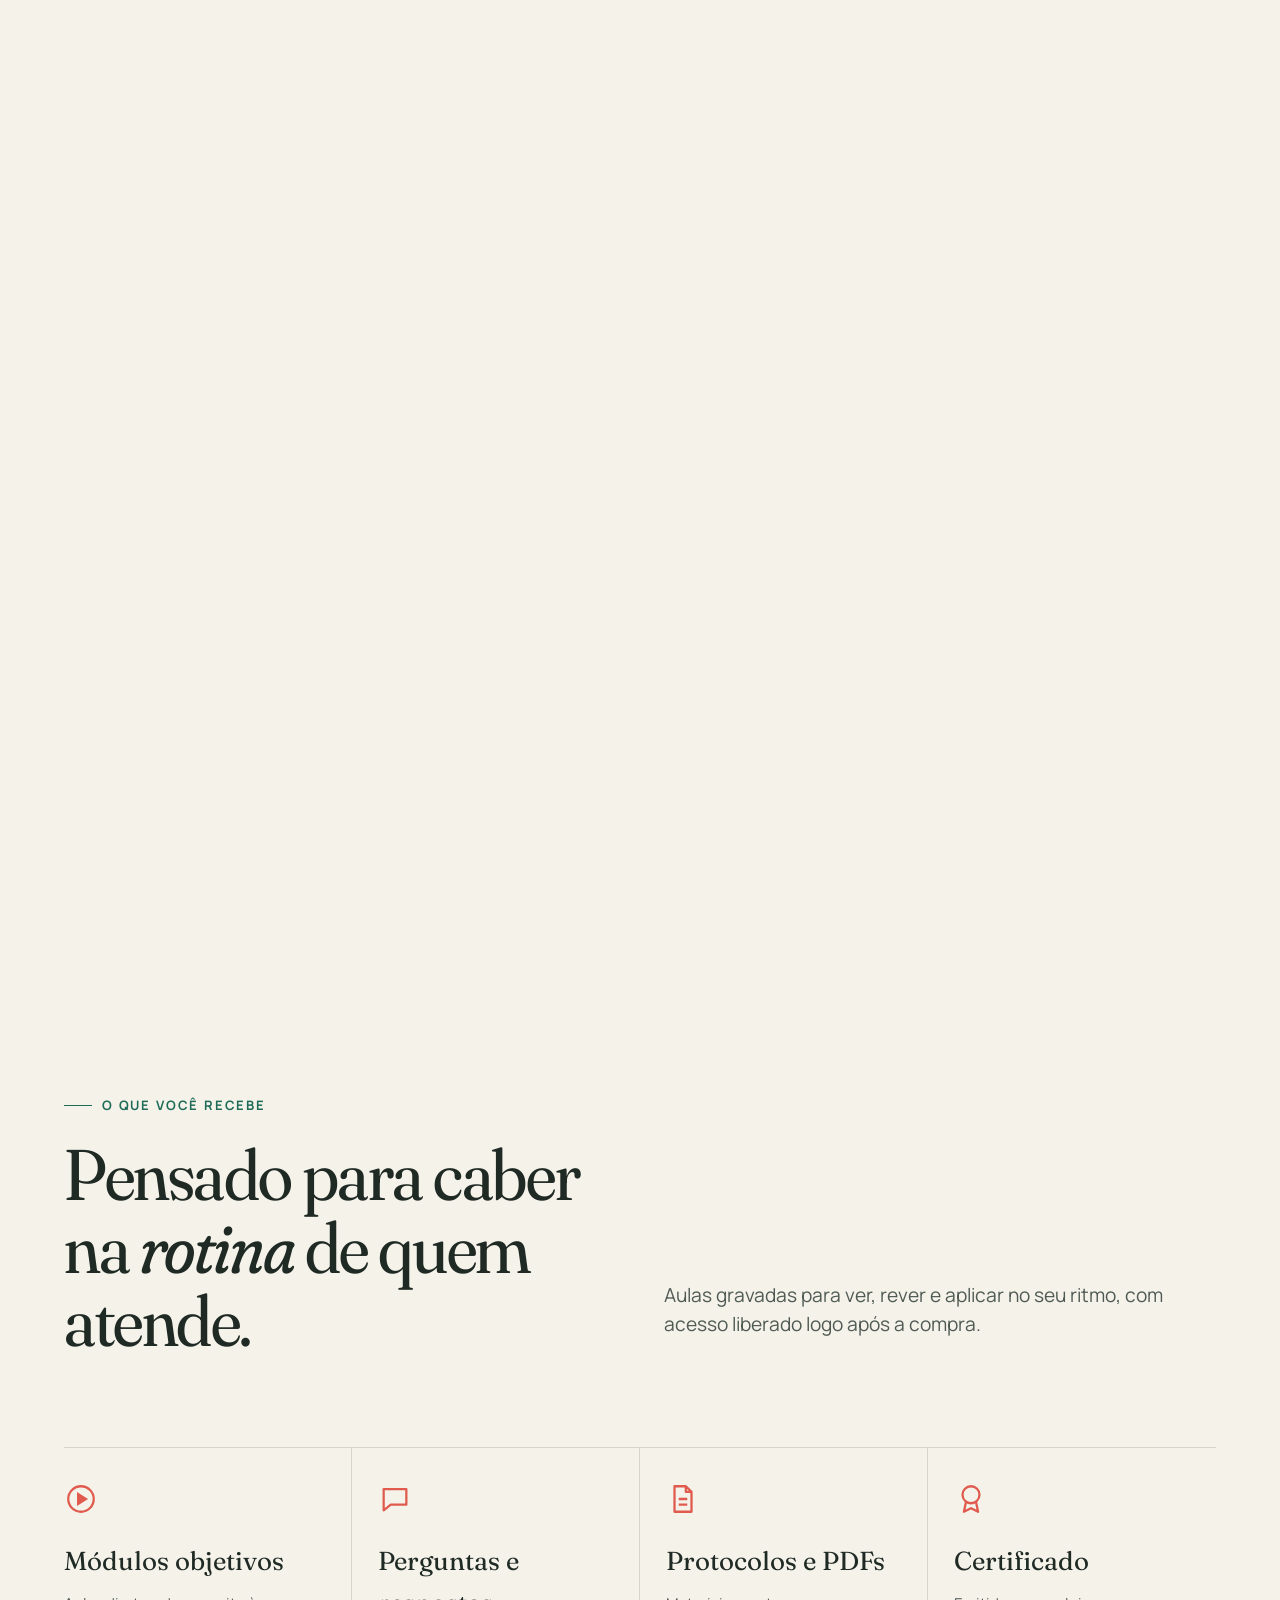
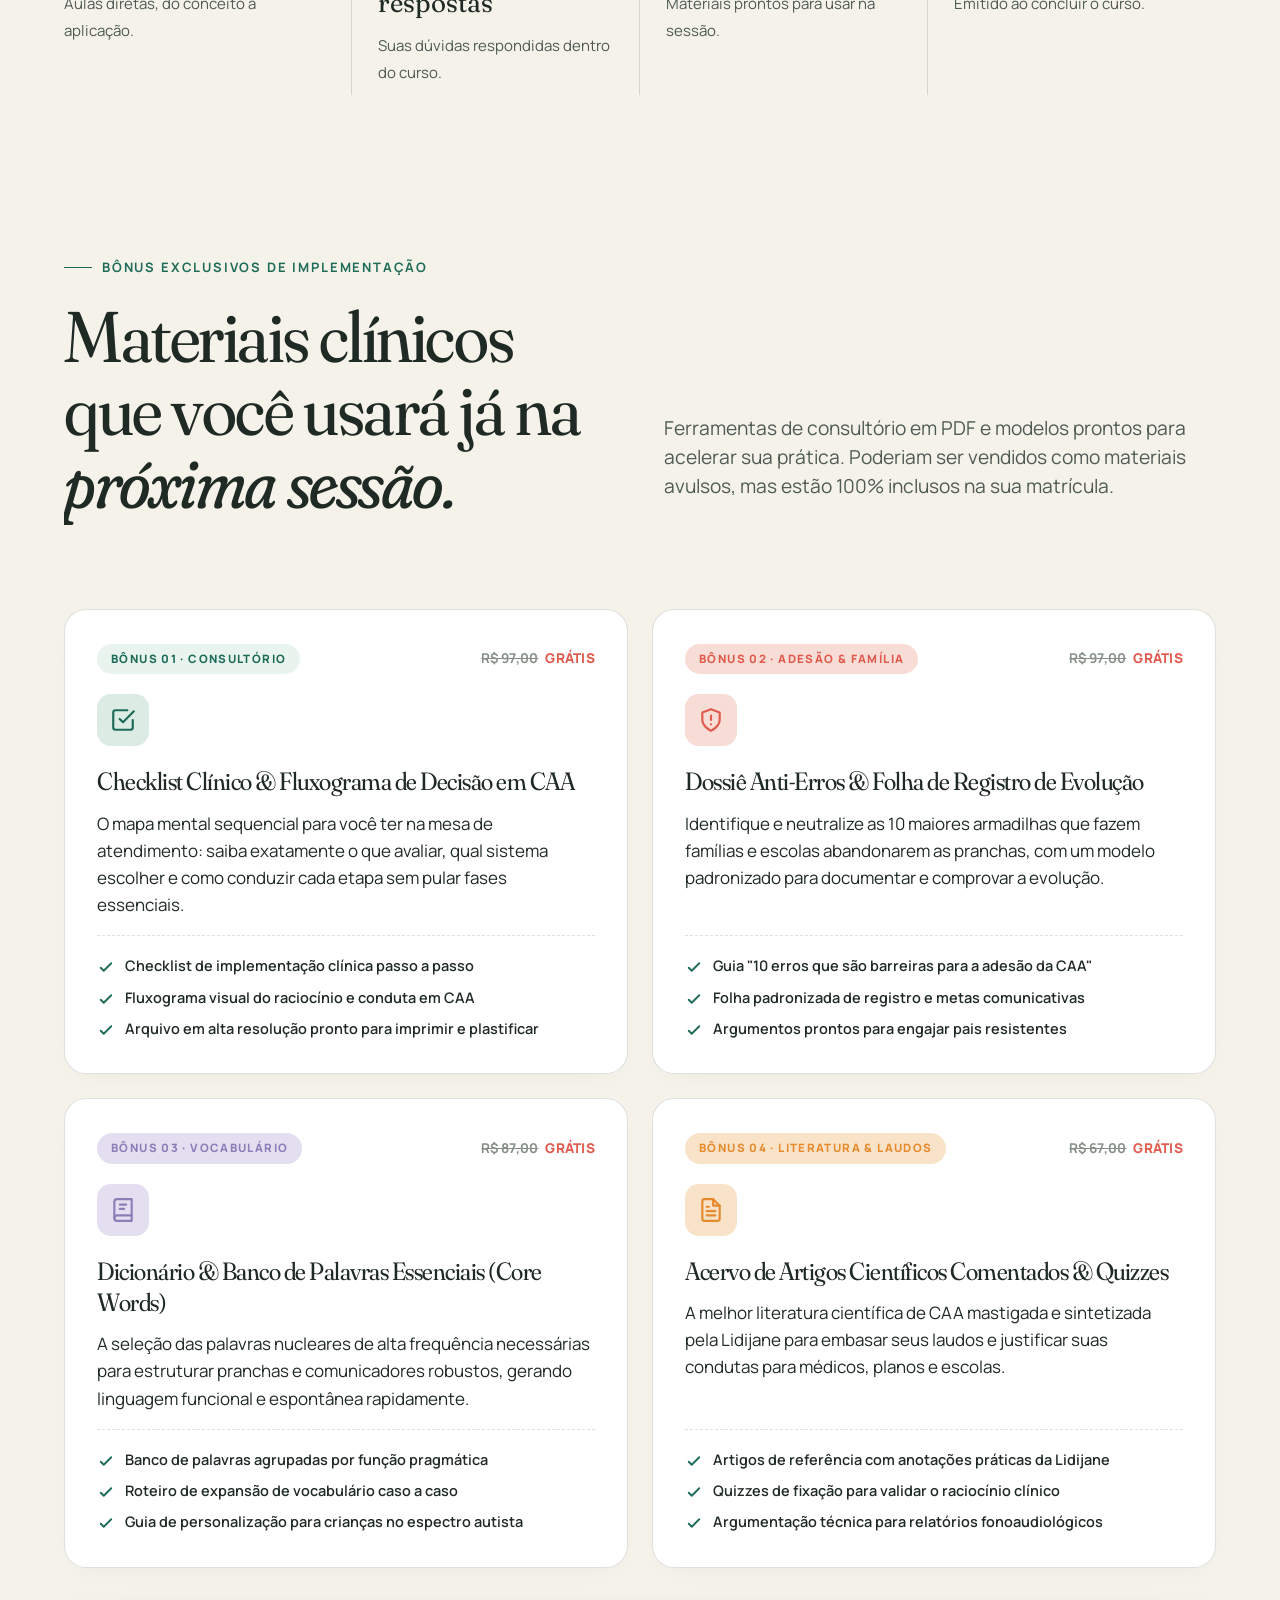
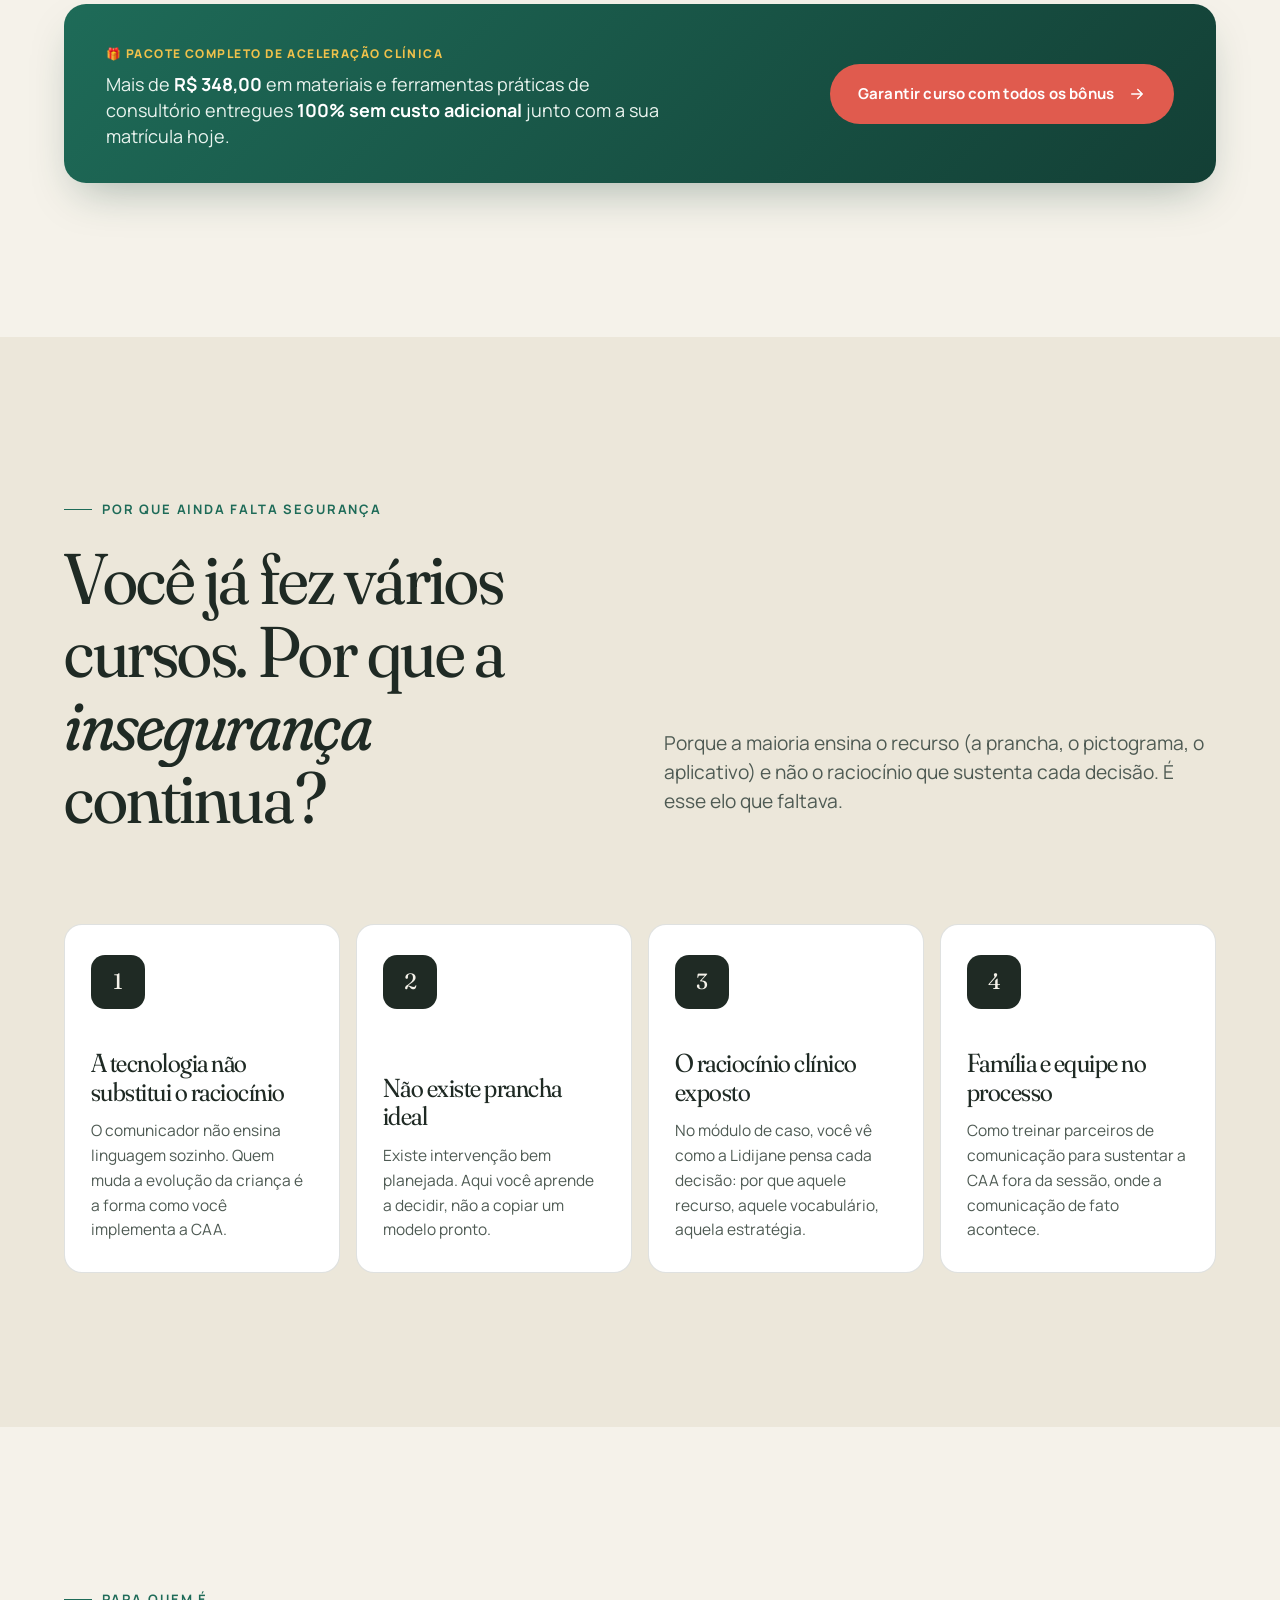
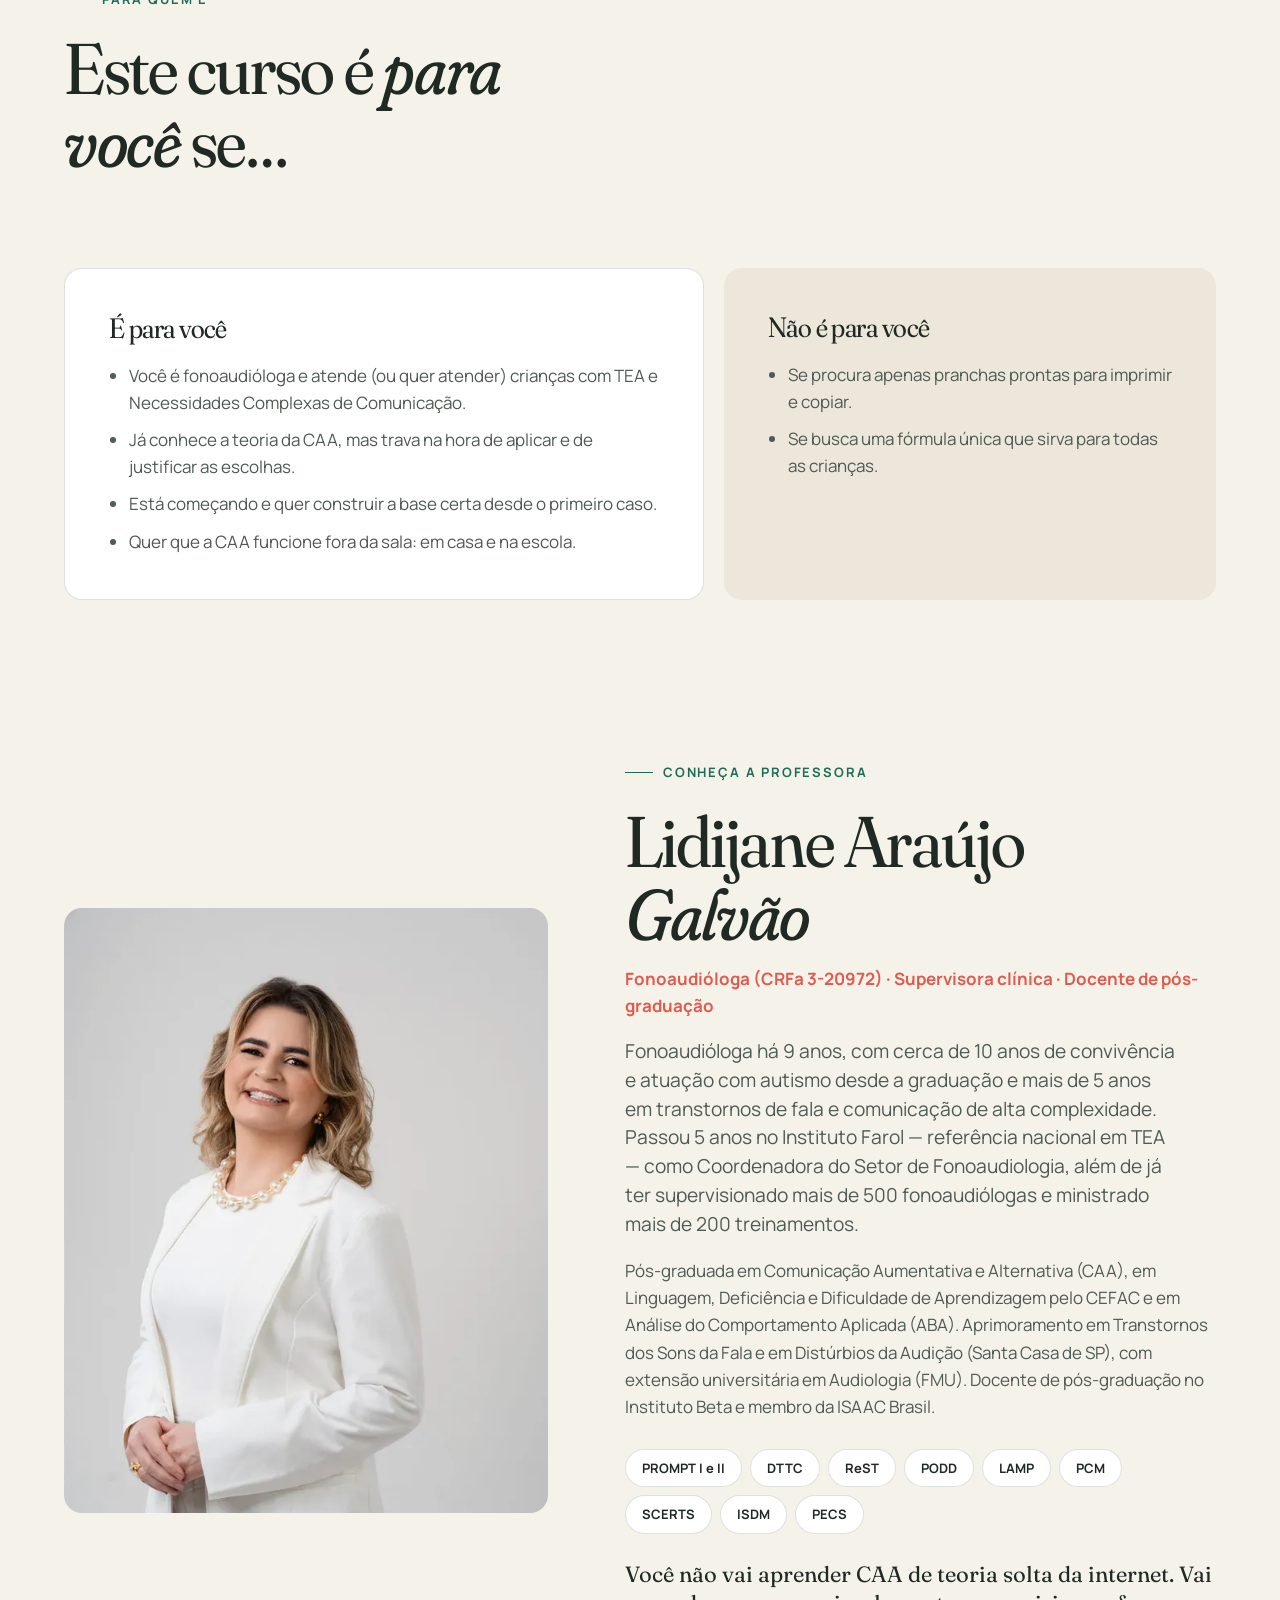
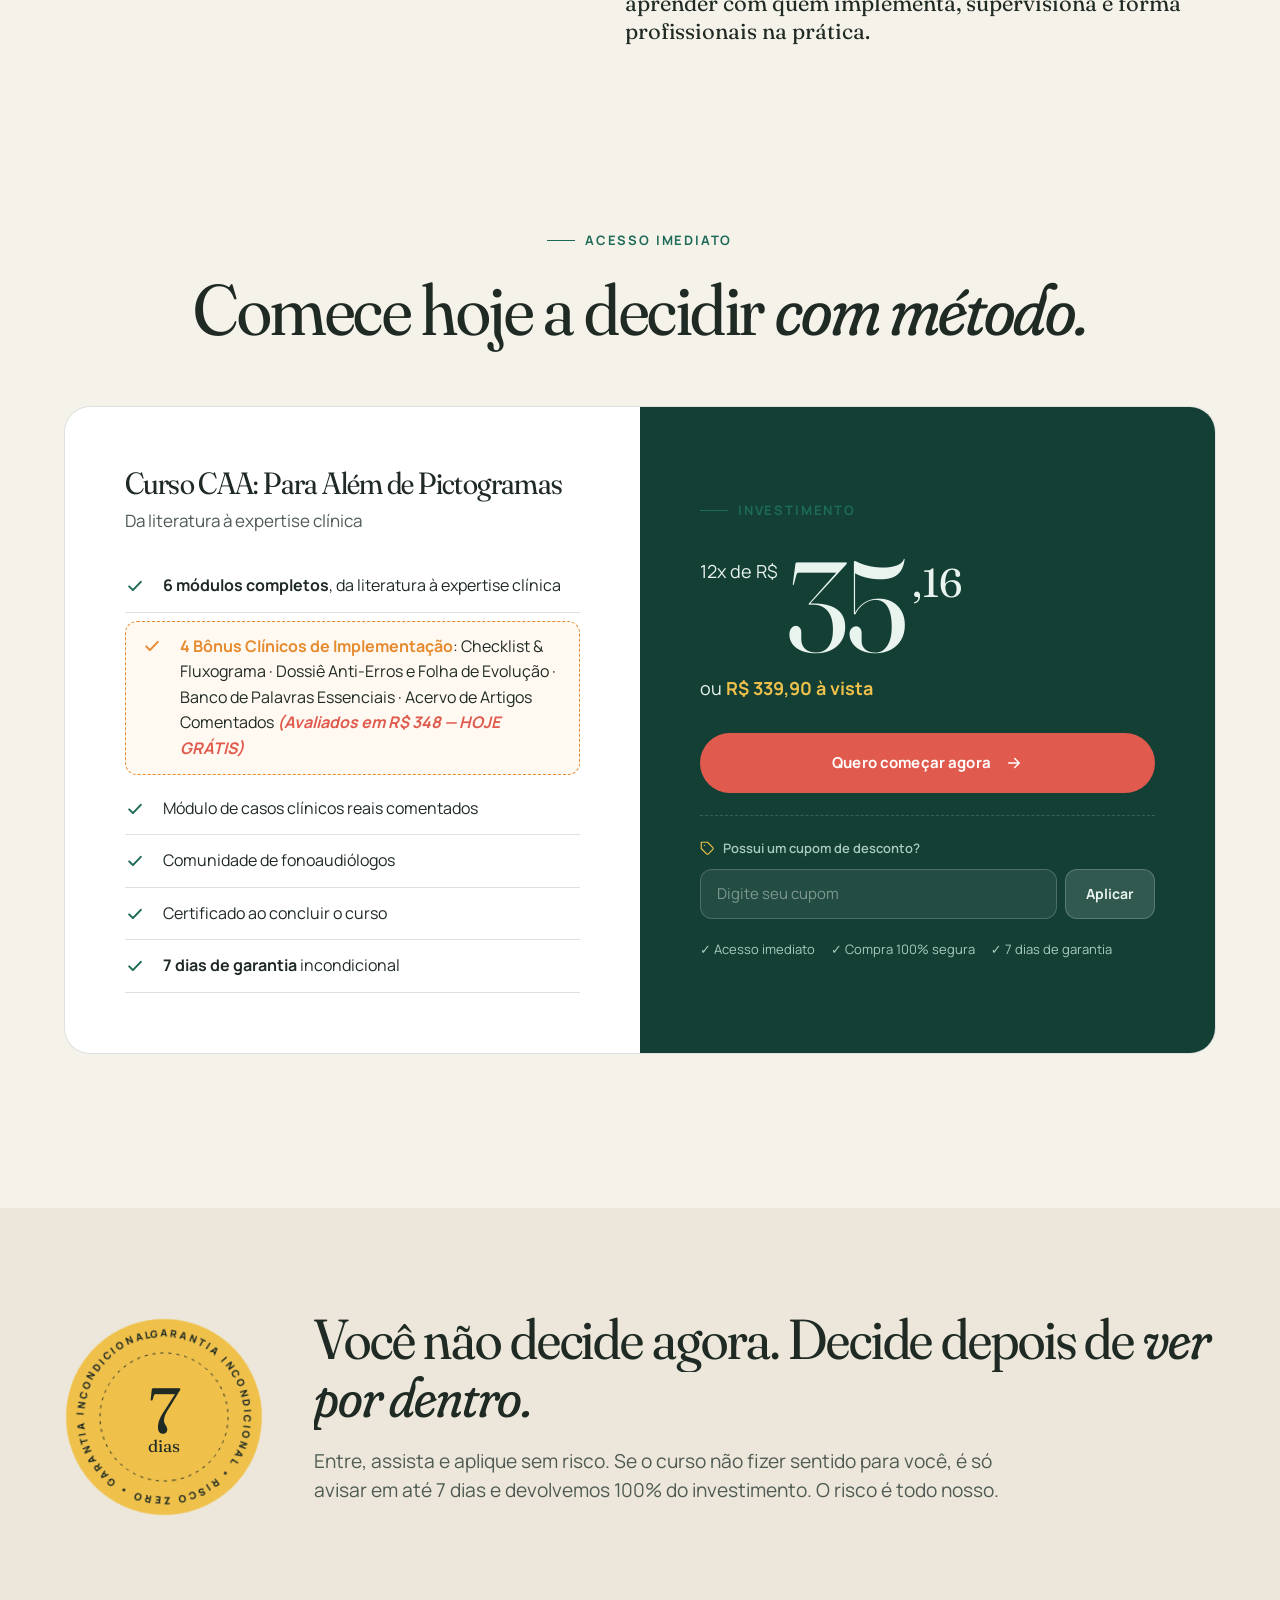
<file: curso.html>
<!doctype html>
<html lang="pt-BR">
<head>
  <meta charset="utf-8">
  <meta name="viewport" content="width=device-width, initial-scale=1">
  <title>CAA: Para Além de Pictogramas · Curso online para fonoaudiólogos · Lidijane Araújo</title>
  <meta name="description" content="Curso de Comunicação Aumentativa e Alternativa para fonoaudiólogos: o raciocínio clínico da avaliação à implementação baseada em evidências. 6 módulos, bônus, certificado e 7 dias de garantia.">
  <meta property="og:title" content="CAA: Para Além de Pictogramas · Da literatura à expertise clínica">
  <meta property="og:image" content="assets/img/lidi-apresentacao.jpg">
  <link rel="icon" type="image/png" href="assets/img/simbolo-lidijane-192.png">
  <link rel="apple-touch-icon" href="assets/img/simbolo-lidijane-192.png">
  <link rel="preload" href="assets/fonts/fraunces-normal-latin.woff2" as="font" type="font/woff2" crossorigin>
  <link rel="preload" href="assets/fonts/fraunces-italic-latin.woff2" as="font" type="font/woff2" crossorigin>
  <link rel="preload" href="assets/fonts/manrope-normal-latin.woff2" as="font" type="font/woff2" crossorigin>
  <link rel="preload" href="assets/js/vendor/gsap.min.js" as="script">
  <link rel="preload" href="assets/js/vendor/ScrollTrigger.min.js" as="script">
  <link rel="preload" href="assets/js/vendor/SplitText.min.js" as="script">
  <link rel="preload" href="assets/js/vendor/Flip.min.js" as="script">
  <link rel="preload" href="assets/js/vendor/lenis.min.js" as="script">
  <link rel="preload" href="assets/js/main.js" as="script">
  <link rel="stylesheet" href="assets/css/style.css">
  <script>document.documentElement.classList.add('js');setTimeout(function(){if(!window.gsap)document.documentElement.classList.remove('js')},3000)</script>
  <!-- Meta Pixel Code -->
  <script>
  !function(f,b,e,v,n,t,s)
  {if(f.fbq)return;n=f.fbq=function(){n.callMethod?
  n.callMethod.apply(n,arguments):n.queue.push(arguments)};
  if(!f._fbq)f._fbq=n;n.push=n;n.loaded=!0;n.version='2.0';
  n.queue=[];function l(){t=b.createElement(e);t.async=!0;
  t.src=v;s=b.getElementsByTagName(e)[0];
  s.parentNode.insertBefore(t,s)}
  if(b.readyState==='complete')l();else f.addEventListener('load',function(){setTimeout(l,0)})}(window, document,'script',
  'https://connect.facebook.net/en_US/fbevents.js');
  fbq('init', '3195814143953340');
  fbq('track', 'PageView');
  </script>
  <noscript><img height="1" width="1" style="display:none"
  src="https://www.facebook.com/tr?id=3195814143953340&ev=PageView&noscript=1"
  /></noscript>
  <!-- End Meta Pixel Code -->
  <!-- Google tag (gtag.js) -->
  <script async src="https://www.googletagmanager.com/gtm.js?id=GTM-N482FJZF"></script>
  <script>
    window.dataLayer = window.dataLayer || [];
    function gtag(){dataLayer.push(arguments);}
    gtag('js', new Date());
  </script>
  <!-- End Google tag -->
</head>
<body>

  <div class="transition" aria-hidden="true"><span></span><span></span><span></span><span></span><span></span></div>
  <div class="cursor" aria-hidden="true"><span class="cursor__label"></span></div>

  <header class="nav">
    <a href="index.html" class="brand" aria-label="Lidijane Araújo — início">
      <img class="brand__logo" src="assets/img/logo-lidijane.webp" alt="Lidijane Araújo · Fonoaudióloga" width="1421" height="631">
    </a>
    <ul class="nav__links">
      <li><a href="index.html">Início</a></li>
      <li><a href="servicos.html">Serviços clínicos</a></li>
      <li><a href="curso.html" class="is-active">Curso de CAA</a></li>
      <!-- OCULTO-TEMP-FERRAMENTAS: <li><a href="ferramentas.html">Ferramentas</a></li> -->
    </ul>
    <a href="#oferta" class="btn btn--coral nav__cta" data-magnetic>Quero o curso</a>
    <button class="nav__burger" aria-label="Abrir menu" aria-expanded="false"><span></span><span></span></button>
  </header>
  <div class="mobile-menu">
    <ul>
      <li><a class="big" href="index.html">Início</a></li>
      <li><a class="big" href="servicos.html">Serviços <em>clínicos</em></a></li>
      <li><a class="big" href="curso.html">Curso <em>de CAA</em></a></li>
      <!-- OCULTO-TEMP-FERRAMENTAS: <li><a class="big" href="ferramentas.html">Ferramentas</a></li> -->
    </ul>
    <div class="mobile-menu__foot">
      <a href="#" data-checkout class="btn btn--coral">Quero o curso</a>
      <a href="https://instagram.com/lidijanearaujofono" target="_blank" rel="noopener" class="link-u" style="justify-self:center">@lidijanearaujofono</a>
    </div>
  </div>

  <main>
    <!-- HERO -->
    <section class="course-hero">
      <div class="wrap course-hero__grid">
        <div>
          <span class="pill-live" data-intro-fade><i></i> Curso Online · Acesso Imediato</span>
          <h1 data-intro-split>CAA: Para Além de <em>Pictogramas</em></h1>
          <p class="course-hero__sub" data-intro-fade style="font-family:var(--serif);font-size:clamp(22px,2.2vw,32px);line-height:1.25;color:var(--green);margin:14px 0 20px;font-style:italic;font-weight:400">Da Literatura à Expertise Clínica</p>
          <p class="lead" data-intro-fade>O método prático para fonoaudiólogas dominarem a avaliação, o raciocínio clínico e a implementação segura da Comunicação Aumentativa e Alternativa — do embasamento científico à prática em consultório, sem tentativa e erro e sem pranchas engavetadas pela família.</p>
          <div class="hero__actions" data-intro-fade>
            <a href="#" data-checkout class="btn btn--coral" data-magnetic>Garantir acesso imediato
              <svg class="arr" viewBox="0 0 24 24" fill="none" stroke="currentColor" stroke-width="2" stroke-linecap="round" stroke-linejoin="round"><path d="M5 12h14M13 6l6 6-6 6"/></svg></a>
            <a href="#conteudo" class="btn btn--ghost" data-magnetic>Ver o conteúdo programático</a>
          </div>
          <div class="price-mini" data-intro-fade><span data-price="inst-count">12x</span> de <b data-price="inst-value">R$ 35,16</b> ou <span data-price="cash">R$ 339,90</span> à vista · 7 dias de garantia incondicional</div>
        </div>
        <div class="course-hero__photo" data-intro-clip>
          <img src="assets/img/lidi-apresentacao-900.webp" srcset="assets/img/lidi-apresentacao-600.webp 600w, assets/img/lidi-apresentacao-900.webp 900w, assets/img/lidi-apresentacao-1300.webp 1300w" sizes="(max-width: 860px) 90vw, 45vw" width="1300" height="1950" fetchpriority="high" alt="Lidijane usando um comunicador de CAA no tablet" data-parallax>
          <div class="course-hero__logo"><img src="assets/img/logo-caa.webp" width="600" height="262" alt="CAA: Para Além de Pictogramas"></div>
        </div>
      </div>
    </section>

    <!-- DORES -->
    <section class="sec" style="padding-top:clamp(40px,6vw,80px)">
      <div class="wrap">
        <div class="sec-head">
          <div>
            <span class="kicker" data-reveal>Você se identifica?</span>
            <h2 data-split style="margin-top:22px">Falta <em>raciocínio clínico,</em> não mais um curso de prancha.</h2>
          </div>
          <p class="lead" data-reveal>Se pelo menos um destes sinais bateu, este curso foi pensado para você.</p>
        </div>
        <div class="pains" data-stagger>
          <div class="pain">
            <div class="pain__ico" style="background:#DCEBE3;color:var(--green)"><svg viewBox="0 0 24 24" fill="none" stroke="currentColor" stroke-width="1.8"><rect x="3" y="3" width="7" height="7" rx="1.5"/><rect x="14" y="3" width="7" height="7" rx="1.5"/><rect x="3" y="14" width="7" height="7" rx="1.5"/><rect x="14" y="14" width="7" height="7" rx="1.5"/></svg></div>
            <h3>Você começa pela prancha</h3>
            <p>Vai direto escolher símbolos e montar o recurso, sem uma avaliação que justifique por que aquele sistema, para aquela criança.</p>
          </div>
          <div class="pain">
            <div class="pain__ico" style="background:#F8DCD6;color:var(--coral)"><svg viewBox="0 0 24 24" fill="none" stroke="currentColor" stroke-width="1.8" stroke-linecap="round"><path d="M4 19V6a2 2 0 012-2h3v15M9 19V4h4v15M13 19l3-14 4 1-3 13M3 19h18"/></svg></div>
            <h3>Coleciona cursos e continua insegura</h3>
            <p>Já fez PECS, aplicativos, oficinas de pictograma. Sabe a teoria. Mas, na hora da sessão, falta o raciocínio que liga tudo.</p>
          </div>
          <div class="pain">
            <div class="pain__ico" style="background:#E3DFF0;color:var(--lilac)"><svg viewBox="0 0 24 24" fill="none" stroke="currentColor" stroke-width="1.8" stroke-linecap="round"><path d="M4 5h16v11H9l-5 4z"/><path d="M10 9a2 2 0 114 0c0 1.2-2 1.4-2 2.6M12 13.6h.01"/></svg></div>
            <h3>Não sabe justificar suas escolhas</h3>
            <p>Quando a família ou a equipe pergunta “por que esse recurso?”, falta o argumento clínico baseado em evidência.</p>
          </div>
          <div class="pain">
            <div class="pain__ico" style="background:#F8E3C8;color:var(--orange)"><svg viewBox="0 0 24 24" fill="none" stroke="currentColor" stroke-width="1.8" stroke-linecap="round"><rect x="4" y="3" width="16" height="18" rx="2"/><path d="M8 8h8M8 12h8M8 16h4"/></svg></div>
            <h3>A prancha vira enfeite na sala</h3>
            <p>O recurso está pronto, mas a comunicação não acontece, porque faltou avaliação, modelagem e treino dos parceiros.</p>
          </div>
        </div>
      </div>
    </section>

    <!-- ANTES x DEPOIS -->
    <section class="sec" style="padding-top:0">
      <div class="wrap">
        <div class="sec-head">
          <div>
            <span class="kicker" data-reveal>O que muda na sua prática</span>
            <h2 data-split style="margin-top:22px">Da insegurança na sessão à <em>clareza clínica.</em></h2>
          </div>
          <p class="lead" data-reveal>O curso não te entrega mais um recurso. Ele muda a forma como você pensa cada caso.</p>
        </div>
        <div class="compare" data-stagger>
          <div class="compare__col compare__col--before">
            <span class="compare__tag">Sua prática hoje</span>
            <h3>Decidindo no escuro</h3>
            <ul>
              <li><svg viewBox="0 0 24 24" fill="none" stroke="currentColor" stroke-width="2.2" stroke-linecap="round"><path d="M6 6l12 12M18 6L6 18"/></svg><span>Começa pelo recurso e torce para a criança “se adaptar”.</span></li>
              <li><svg viewBox="0 0 24 24" fill="none" stroke="currentColor" stroke-width="2.2" stroke-linecap="round"><path d="M6 6l12 12M18 6L6 18"/></svg><span>Copia pranchas prontas sem saber se o vocabulário serve para aquela criança.</span></li>
              <li><svg viewBox="0 0 24 24" fill="none" stroke="currentColor" stroke-width="2.2" stroke-linecap="round"><path d="M6 6l12 12M18 6L6 18"/></svg><span>A CAA só acontece dentro da sala; em casa e na escola, ninguém usa.</span></li>
              <li><svg viewBox="0 0 24 24" fill="none" stroke="currentColor" stroke-width="2.2" stroke-linecap="round"><path d="M6 6l12 12M18 6L6 18"/></svg><span>Trava quando a família ou a equipe pede uma justificativa.</span></li>
              <li><svg viewBox="0 0 24 24" fill="none" stroke="currentColor" stroke-width="2.2" stroke-linecap="round"><path d="M6 6l12 12M18 6L6 18"/></svg><span>Mais um certificado na parede, e a mesma insegurança na próxima sessão.</span></li>
            </ul>
          </div>
          <div class="compare__col compare__col--after">
            <span class="compare__tag">Depois do curso</span>
            <h3>Decidindo com <em>método</em></h3>
            <ul>
              <li><svg viewBox="0 0 24 24" fill="none" stroke="currentColor" stroke-width="2.4" stroke-linecap="round" stroke-linejoin="round"><path d="M5 12.5l4.5 4.5L19 7"/></svg><span>Avalia antes de escolher qualquer símbolo e sabe por onde começar cada caso.</span></li>
              <li><svg viewBox="0 0 24 24" fill="none" stroke="currentColor" stroke-width="2.4" stroke-linecap="round" stroke-linejoin="round"><path d="M5 12.5l4.5 4.5L19 7"/></svg><span>Personaliza sistema, acesso e vocabulário essencial a partir da avaliação.</span></li>
              <li><svg viewBox="0 0 24 24" fill="none" stroke="currentColor" stroke-width="2.4" stroke-linecap="round" stroke-linejoin="round"><path d="M5 12.5l4.5 4.5L19 7"/></svg><span>Treina família, terapeutas e escola para a comunicação acontecer na rotina.</span></li>
              <li><svg viewBox="0 0 24 24" fill="none" stroke="currentColor" stroke-width="2.4" stroke-linecap="round" stroke-linejoin="round"><path d="M5 12.5l4.5 4.5L19 7"/></svg><span>Justifica cada decisão com evidência científica e segurança.</span></li>
              <li><svg viewBox="0 0 24 24" fill="none" stroke="currentColor" stroke-width="2.4" stroke-linecap="round" stroke-linejoin="round"><path d="M5 12.5l4.5 4.5L19 7"/></svg><span>Registra a evolução e vê a criança se comunicando de verdade.</span></li>
            </ul>
          </div>
        </div>
      </div>
    </section>

    <!-- CASO ILUSTRATIVO -->
    <section class="sec sec--paper2">
      <div class="wrap">
        <div class="sec-head">
          <div>
            <span class="kicker" data-reveal>Na prática</span>
            <h2 data-split style="margin-top:22px">O mesmo caso, <em>dois caminhos.</em></h2>
          </div>
          <p class="lead" data-reveal>Uma criança de 4 anos, com autismo, que ainda não se comunica pela fala. Veja como o raciocínio clínico muda o desfecho.</p>
        </div>
        <div class="case" data-reveal>
          <div class="case__col case__col--a">
            <span class="case__label">Caminho 1</span>
            <h3>Começando pela prancha</h3>
            <ol class="case__steps">
              <li><b>Escolhe um recurso popular</b>Uma prancha pronta ou o aplicativo que “todo mundo usa”.</li>
              <li><b>Treina apontar na sessão</b>A criança aponta figuras quando é solicitada, mas não usa por iniciativa própria.</li>
              <li><b>Entrega para a família</b>Sem orientação de como modelar, os pais não sabem quando nem como usar.</li>
              <li><b>A escola guarda na mochila</b>Ninguém foi treinado como parceiro de comunicação.</li>
            </ol>
            <div class="case__end">Meses depois: a prancha virou enfeite e a família conclui que “CAA não funciona para ele”.</div>
          </div>
          <div class="case__col case__col--b">
            <span class="case__label" style="color:var(--green)">Caminho 2 · com o método do curso</span>
            <h3>Começando pela avaliação</h3>
            <ol class="case__steps">
              <li><b>Avalia intenção e funções comunicativas</b>O que a criança já comunica, e como.</li>
              <li><b>Mapeia rotina, barreiras e parceiros</b>Onde a comunicação precisa acontecer e quem vai modelar.</li>
              <li><b>Define acesso, sistema e vocabulário essencial</b>O recurso passa a ser consequência da avaliação.</li>
              <li><b>Modela e treina parceiros</b>Aided Language Stimulation em casa, na terapia e na escola, com registro da evolução.</li>
            </ol>
            <div class="case__end">A criança usa a CAA para pedir, recusar e comentar na rotina, e você sabe explicar cada decisão.</div>
          </div>
        </div>
        <p class="case-note" data-reveal>Exemplo ilustrativo, baseado em situações comuns na prática clínica.</p>
      </div>
    </section>

    <!-- DIFERENCIAL / FLUXO -->
    <section class="sec sec--green">
      <div class="wrap">
        <div class="sec-head">
          <div>
            <span class="kicker" data-reveal>O diferencial</span>
            <h2 data-split style="margin-top:22px">A prancha não é o <em>começo</em> da intervenção.</h2>
          </div>
          <p class="lead" data-reveal>Antes de escolher qualquer símbolo, existe um raciocínio. A prancha é consequência destas respostas:</p>
        </div>
        <div class="flow">
          <div class="flow__line"><i></i></div>
          <div class="flow__step"><div class="flow__dot">1</div><div><h3>Essa criança comunica intenção?</h3><p>E quais funções comunicativas ela já possui.</p></div></div>
          <div class="flow__step"><div class="flow__dot">2</div><div><h3>Como ela participa da rotina?</h3><p>Onde a comunicação precisa acontecer, de verdade.</p></div></div>
          <div class="flow__step"><div class="flow__dot">3</div><div><h3>Qual o melhor acesso e quem vai modelar?</h3><p>Seleção do recurso e do parceiro de comunicação.</p></div></div>
          <div class="flow__step"><div class="flow__dot">4</div><div><h3>O ambiente favorece a comunicação?</h3><p>Barreiras e facilitadores mapeados antes do sistema.</p></div></div>
        </div>
        <div class="flow-end" data-reveal>
          <p>Só depois dessas respostas se pensa no sistema de CAA. O símbolo é a ferramenta. <em style="color:var(--sun)">A comunicação é o objetivo.</em></p>
          <a href="#oferta" class="btn btn--light" data-magnetic>Quero aprender a raciocinar
            <svg class="arr" viewBox="0 0 24 24" fill="none" stroke="currentColor" stroke-width="2" stroke-linecap="round" stroke-linejoin="round"><path d="M5 12h14M13 6l6 6-6 6"/></svg></a>
        </div>
      </div>
    </section>

    <!-- O QUE VOCÊ APRENDE -->
    <section class="sec">
      <div class="wrap grid-2" style="align-items:start">
        <div>
          <span class="kicker" data-reveal>O que você aprende</span>
          <h2 data-split style="margin:22px 0 26px">Raciocínio clínico, não <em>protocolo decorado.</em></h2>
          <p class="lead" data-reveal>Não é sobre decorar prancha pronta. É sobre saber decidir e conseguir explicar cada decisão.</p>
        </div>
        <ul class="creds" data-stagger style="margin-top:0">
          <li><b>01</b><span><strong>Como avaliar antes de escolher qualquer símbolo:</strong> ler o caso e transformar em plano de comunicação funcional.</span></li>
          <li><b>02</b><span><strong>Como decidir com base em evidência:</strong> Práticas Baseadas em Evidências e modelo de participação.</span></li>
          <li><b>03</b><span><strong>Como personalizar o sistema e o vocabulário essencial:</strong> o recurso como consequência da avaliação, não o ponto de partida.</span></li>
          <li><b>04</b><span><strong>Como treinar parceiros e sustentar a CAA:</strong> modelagem, Aided Language Stimulation e a comunicação no dia a dia.</span></li>
        </ul>
      </div>
    </section>

    <!-- MÓDULOS (scroll horizontal) -->
    <section class="sec sec--paper2 hscroll" id="conteudo">
      <div class="hscroll__track">
        <div class="hscroll__intro">
          <span class="kicker">Conteúdo programático</span>
          <h2 style="margin:22px 0 22px">6 módulos, da literatura à <em>expertise.</em></h2>
          <p class="muted">Cada módulo é um marco de transformação: de “CAA é técnica” a “sou referência na minha atuação”.</p>
        </div>
        <article class="module">
          <div class="module__n c-green">01</div>
          <h3>Fundamentos da CAA</h3>
          <p>Definições, história, mitos e verdades, comunicação multimodal, indicações, leis e normas.</p>
          <div class="module__shift">De “CAA é técnica” → “CAA é essencial”</div>
        </article>
        <article class="module">
          <div class="module__n c-coral">02</div>
          <h3>Evidência científica e tomada de decisão</h3>
          <p>Práticas Baseadas em Evidências, evidências de intervenção e modelo de participação.</p>
          <div class="module__shift">Da dúvida → segurança baseada em evidência</div>
        </article>
        <article class="module">
          <div class="module__n c-lilac">03</div>
          <h3>Avaliação para implementação</h3>
          <p>Levantamento de necessidades, mapeamento de barreiras e facilitadores, relatório e plano de intervenção.</p>
          <div class="module__shift">De “não sei por onde começar” → clareza clínica</div>
        </article>
        <article class="module">
          <div class="module__n c-orange">04</div>
          <h3>Sistema de CAA</h3>
          <p>Símbolos, recursos e tecnologias, técnicas de acesso, modelagem, treino de parceiros e competência comunicativa.</p>
          <div class="module__shift">De “qual recurso?” → “sei personalizar o ideal”</div>
        </article>
        <article class="module module--core">
          <span class="module__tag">Núcleo do curso</span>
          <div class="module__n" style="color:var(--sun)">05</div>
          <h3>Implementação passo a passo</h3>
          <p>Capacitação de parceiros (casa, terapia, escola), construção e configuração do sistema e apps: TD Snap, Asterics Grid e Cboard.</p>
          <div class="module__shift">De ferramenta isolada → CAA no dia a dia</div>
        </article>
        <article class="module">
          <div class="module__n c-green">06</div>
          <h3>Apresentação de caso: prática clínica</h3>
          <p>Da avaliação à implantação: fluxograma, passo a passo e evolução do aprendiz.</p>
          <div class="module__shift">Da teoria → domínio prático e transformação real</div>
        </article>
      </div>
      <div class="hscroll__progress"><i></i></div>
    </section>

    <!-- ENTREGÁVEIS -->
    <section class="sec">
      <div class="wrap">
        <div class="sec-head">
          <div>
            <span class="kicker" data-reveal>O que você recebe</span>
            <h2 data-split style="margin-top:22px">Pensado para caber na <em>rotina</em> de quem atende.</h2>
          </div>
          <p class="lead" data-reveal>Aulas gravadas para ver, rever e aplicar no seu ritmo, com acesso liberado logo após a compra.</p>
        </div>
        <div class="deliver" data-stagger>
          <div><svg viewBox="0 0 24 24" fill="none" stroke="currentColor" stroke-width="1.6"><circle cx="12" cy="12" r="9"/><path d="M10 8.5v7l5.5-3.5z" fill="currentColor"/></svg><b>Módulos objetivos</b><span>Aulas diretas, do conceito à aplicação.</span></div>
          <div><svg viewBox="0 0 24 24" fill="none" stroke="currentColor" stroke-width="1.6" stroke-linejoin="round"><path d="M4 5h16v11H9l-5 4z"/></svg><b>Perguntas e respostas</b><span>Suas dúvidas respondidas dentro do curso.</span></div>
          <div><svg viewBox="0 0 24 24" fill="none" stroke="currentColor" stroke-width="1.6" stroke-linejoin="round"><path d="M6 3h8l4 4v14H6z"/><path d="M14 3v4h4M9 12h6M9 16h6"/></svg><b>Protocolos e PDFs</b><span>Materiais prontos para usar na sessão.</span></div>
          <div><svg viewBox="0 0 24 24" fill="none" stroke="currentColor" stroke-width="1.6" stroke-linejoin="round"><circle cx="12" cy="9" r="6"/><path d="M8.5 14L7 21l5-2.5 5 2.5-1.5-7"/></svg><b>Certificado</b><span>Emitido ao concluir o curso.</span></div>
        </div>
      </div>
    </section>

    <!-- BÔNUS -->
    <section class="sec" style="padding-top:0">
      <div class="wrap">
        <div class="sec-head">
          <div>
            <span class="kicker" data-reveal>Bônus Exclusivos de Implementação</span>
            <h2 data-split style="margin-top:22px">Materiais clínicos que você usará já na <em>próxima sessão.</em></h2>
          </div>
          <p class="lead" data-reveal>Ferramentas de consultório em PDF e modelos prontos para acelerar sua prática. Poderiam ser vendidos como materiais avulsos, mas estão 100% inclusos na sua matrícula.</p>
        </div>

        <div class="bonus-grid" data-stagger>
          <!-- BÔNUS 01 -->
          <div class="bonus-card">
            <div>
              <div class="bonus-card__top">
                <span class="bonus-card__badge">BÔNUS 01 · Consultório</span>
                <span class="bonus-card__val"><del>R$ 97,00</del> <b>GRÁTIS</b></span>
              </div>
              <div class="bonus-card__icon" style="background:#DCEBE3;color:var(--green)">
                <svg viewBox="0 0 24 24" fill="none" stroke="currentColor" stroke-width="2" stroke-linecap="round" stroke-linejoin="round"><path d="M9 11l3 3L22 4"/><path d="M21 12v7a2 2 0 01-2 2H5a2 2 0 01-2-2V5a2 2 0 012-2h11"/></svg>
              </div>
              <h3>Checklist Clínico & Fluxograma de Decisão em CAA</h3>
              <p class="bonus-desc">O mapa mental sequencial para você ter na mesa de atendimento: saiba exatamente o que avaliar, qual sistema escolher e como conduzir cada etapa sem pular fases essenciais.</p>
            </div>
            <ul class="bonus-card__list">
              <li><svg viewBox="0 0 24 24" fill="none" stroke="currentColor" stroke-width="2.5" stroke-linecap="round" stroke-linejoin="round"><path d="M5 13l4 4L19 7"/></svg> Checklist de implementação clínica passo a passo</li>
              <li><svg viewBox="0 0 24 24" fill="none" stroke="currentColor" stroke-width="2.5" stroke-linecap="round" stroke-linejoin="round"><path d="M5 13l4 4L19 7"/></svg> Fluxograma visual do raciocínio e conduta em CAA</li>
              <li><svg viewBox="0 0 24 24" fill="none" stroke="currentColor" stroke-width="2.5" stroke-linecap="round" stroke-linejoin="round"><path d="M5 13l4 4L19 7"/></svg> Arquivo em alta resolução pronto para imprimir e plastificar</li>
            </ul>
          </div>

          <!-- BÔNUS 02 -->
          <div class="bonus-card">
            <div>
              <div class="bonus-card__top">
                <span class="bonus-card__badge bonus-card__badge--coral">BÔNUS 02 · Adesão & Família</span>
                <span class="bonus-card__val"><del>R$ 97,00</del> <b>GRÁTIS</b></span>
              </div>
              <div class="bonus-card__icon" style="background:#F8DCD6;color:var(--coral)">
                <svg viewBox="0 0 24 24" fill="none" stroke="currentColor" stroke-width="2" stroke-linecap="round" stroke-linejoin="round"><path d="M12 22s8-4 8-10V5l-8-3-8 3v7c0 6 8 10 8 10z"/><path d="M12 8v4M12 16h.01"/></svg>
              </div>
              <h3>Dossiê Anti-Erros & Folha de Registro de Evolução</h3>
              <p class="bonus-desc">Identifique e neutralize as 10 maiores armadilhas que fazem famílias e escolas abandonarem as pranchas, com um modelo padronizado para documentar e comprovar a evolução.</p>
            </div>
            <ul class="bonus-card__list">
              <li><svg viewBox="0 0 24 24" fill="none" stroke="currentColor" stroke-width="2.5" stroke-linecap="round" stroke-linejoin="round"><path d="M5 13l4 4L19 7"/></svg> Guia "10 erros que são barreiras para a adesão da CAA"</li>
              <li><svg viewBox="0 0 24 24" fill="none" stroke="currentColor" stroke-width="2.5" stroke-linecap="round" stroke-linejoin="round"><path d="M5 13l4 4L19 7"/></svg> Folha padronizada de registro e metas comunicativas</li>
              <li><svg viewBox="0 0 24 24" fill="none" stroke="currentColor" stroke-width="2.5" stroke-linecap="round" stroke-linejoin="round"><path d="M5 13l4 4L19 7"/></svg> Argumentos prontos para engajar pais resistentes</li>
            </ul>
          </div>

          <!-- BÔNUS 03 -->
          <div class="bonus-card">
            <div>
              <div class="bonus-card__top">
                <span class="bonus-card__badge bonus-card__badge--lilac">BÔNUS 03 · Vocabulário</span>
                <span class="bonus-card__val"><del>R$ 87,00</del> <b>GRÁTIS</b></span>
              </div>
              <div class="bonus-card__icon" style="background:#E3DFF0;color:var(--lilac)">
                <svg viewBox="0 0 24 24" fill="none" stroke="currentColor" stroke-width="2" stroke-linecap="round" stroke-linejoin="round"><path d="M4 19.5A2.5 2.5 0 016.5 17H20"/><path d="M6.5 2H20v20H6.5A2.5 2.5 0 014 19.5v-15A2.5 2.5 0 016.5 2z"/><path d="M9 7h6M9 11h4"/></svg>
              </div>
              <h3>Dicionário & Banco de Palavras Essenciais (Core Words)</h3>
              <p class="bonus-desc">A seleção das palavras nucleares de alta frequência necessárias para estruturar pranchas e comunicadores robustos, gerando linguagem funcional e espontânea rapidamente.</p>
            </div>
            <ul class="bonus-card__list">
              <li><svg viewBox="0 0 24 24" fill="none" stroke="currentColor" stroke-width="2.5" stroke-linecap="round" stroke-linejoin="round"><path d="M5 13l4 4L19 7"/></svg> Banco de palavras agrupadas por função pragmática</li>
              <li><svg viewBox="0 0 24 24" fill="none" stroke="currentColor" stroke-width="2.5" stroke-linecap="round" stroke-linejoin="round"><path d="M5 13l4 4L19 7"/></svg> Roteiro de expansão de vocabulário caso a caso</li>
              <li><svg viewBox="0 0 24 24" fill="none" stroke="currentColor" stroke-width="2.5" stroke-linecap="round" stroke-linejoin="round"><path d="M5 13l4 4L19 7"/></svg> Guia de personalização para crianças no espectro autista</li>
            </ul>
          </div>

          <!-- BÔNUS 04 -->
          <div class="bonus-card">
            <div>
              <div class="bonus-card__top">
                <span class="bonus-card__badge bonus-card__badge--orange">BÔNUS 04 · Literatura & Laudos</span>
                <span class="bonus-card__val"><del>R$ 67,00</del> <b>GRÁTIS</b></span>
              </div>
              <div class="bonus-card__icon" style="background:#F8E3C8;color:var(--orange)">
                <svg viewBox="0 0 24 24" fill="none" stroke="currentColor" stroke-width="2" stroke-linecap="round" stroke-linejoin="round"><path d="M14 2H6a2 2 0 00-2 2v16a2 2 0 002 2h12a2 2 0 002-2V8z"/><path d="M14 2v6h6M16 13H8M16 17H8M10 9H8"/></svg>
              </div>
              <h3>Acervo de Artigos Científicos Comentados & Quizzes</h3>
              <p class="bonus-desc">A melhor literatura científica de CAA mastigada e sintetizada pela Lidijane para embasar seus laudos e justificar suas condutas para médicos, planos e escolas.</p>
            </div>
            <ul class="bonus-card__list">
              <li><svg viewBox="0 0 24 24" fill="none" stroke="currentColor" stroke-width="2.5" stroke-linecap="round" stroke-linejoin="round"><path d="M5 13l4 4L19 7"/></svg> Artigos de referência com anotações práticas da Lidijane</li>
              <li><svg viewBox="0 0 24 24" fill="none" stroke="currentColor" stroke-width="2.5" stroke-linecap="round" stroke-linejoin="round"><path d="M5 13l4 4L19 7"/></svg> Quizzes de fixação para validar o raciocínio clínico</li>
              <li><svg viewBox="0 0 24 24" fill="none" stroke="currentColor" stroke-width="2.5" stroke-linecap="round" stroke-linejoin="round"><path d="M5 13l4 4L19 7"/></svg> Argumentação técnica para relatórios fonoaudiológicos</li>
            </ul>
          </div>
        </div>

        <!-- BANNER DE VALOR DOS BÔNUS -->
        <div class="bonus-summary" data-reveal>
          <div class="bonus-summary__info">
            <span class="bonus-summary__tag">🎁 Pacote Completo de Aceleração Clínica</span>
            <p>Mais de <b>R$ 348,00</b> em materiais e ferramentas práticas de consultório entregues <b>100% sem custo adicional</b> junto com a sua matrícula hoje.</p>
          </div>
          <a href="#oferta" class="btn btn--coral" data-magnetic>Garantir curso com todos os bônus
            <svg class="arr" viewBox="0 0 24 24" fill="none" stroke="currentColor" stroke-width="2" stroke-linecap="round" stroke-linejoin="round"><path d="M5 12h14M13 6l6 6-6 6"/></svg>
          </a>
        </div>
      </div>
    </section>

    <!-- POR QUE FALTA SEGURANÇA -->
    <section class="sec sec--paper2">
      <div class="wrap">
        <div class="sec-head">
          <div>
            <span class="kicker" data-reveal>Por que ainda falta segurança</span>
            <h2 data-split style="margin-top:22px">Você já fez vários cursos. Por que a <em>insegurança</em> continua?</h2>
          </div>
          <p class="lead" data-reveal>Porque a maioria ensina o recurso (a prancha, o pictograma, o aplicativo) e não o raciocínio que sustenta cada decisão. É esse elo que faltava.</p>
        </div>
        <div class="pains" data-stagger>
          <div class="pain"><div class="pain__ico" style="background:var(--ink);color:var(--paper);font-family:var(--serif);font-size:22px">1</div><h3>A tecnologia não substitui o raciocínio</h3><p>O comunicador não ensina linguagem sozinho. Quem muda a evolução da criança é a forma como você implementa a CAA.</p></div>
          <div class="pain"><div class="pain__ico" style="background:var(--ink);color:var(--paper);font-family:var(--serif);font-size:22px">2</div><h3>Não existe prancha ideal</h3><p>Existe intervenção bem planejada. Aqui você aprende a decidir, não a copiar um modelo pronto.</p></div>
          <div class="pain"><div class="pain__ico" style="background:var(--ink);color:var(--paper);font-family:var(--serif);font-size:22px">3</div><h3>O raciocínio clínico exposto</h3><p>No módulo de caso, você vê como a Lidijane pensa cada decisão: por que aquele recurso, aquele vocabulário, aquela estratégia.</p></div>
          <div class="pain"><div class="pain__ico" style="background:var(--ink);color:var(--paper);font-family:var(--serif);font-size:22px">4</div><h3>Família e equipe no processo</h3><p>Como treinar parceiros de comunicação para sustentar a CAA fora da sessão, onde a comunicação de fato acontece.</p></div>
        </div>
      </div>
    </section>

    <!-- PARA QUEM É -->
    <section class="sec">
      <div class="wrap">
        <div class="sec-head">
          <div>
            <span class="kicker" data-reveal>Para quem é</span>
            <h2 data-split style="margin-top:22px">Este curso é <em>para você</em> se…</h2>
          </div>
        </div>
        <div class="fit" data-stagger>
          <div class="fit__box fit__box--yes">
            <h3>É para você</h3>
            <ul>
              <li>Você é fonoaudióloga e atende (ou quer atender) crianças com TEA e Necessidades Complexas de Comunicação.</li>
              <li>Já conhece a teoria da CAA, mas trava na hora de aplicar e de justificar as escolhas.</li>
              <li>Está começando e quer construir a base certa desde o primeiro caso.</li>
              <li>Quer que a CAA funcione fora da sala: em casa e na escola.</li>
            </ul>
          </div>
          <div class="fit__box fit__box--no">
            <h3>Não é para você</h3>
            <ul>
              <li>Se procura apenas pranchas prontas para imprimir e copiar.</li>
              <li>Se busca uma fórmula única que sirva para todas as crianças.</li>
            </ul>
          </div>
        </div>
      </div>
    </section>

    <!-- PROFESSORA -->
    <section class="sec" style="padding-top:0">
      <div class="wrap teacher">
        <div class="teacher__img about__img">
          <img src="assets/img/lidi-hero-900.webp" srcset="assets/img/lidi-hero-600.webp 600w, assets/img/lidi-hero-900.webp 900w, assets/img/lidi-hero-1300.webp 1300w" sizes="(max-width: 860px) 90vw, 45vw" width="1300" height="1950" loading="lazy" decoding="async" alt="Lidijane Araújo Galvão" data-parallax>
          <div class="reveal-cover"></div>
        </div>
        <div>
          <span class="kicker" data-reveal>Conheça a professora</span>
          <h2 data-split style="margin:22px 0 14px">Lidijane Araújo <em>Galvão</em></h2>
          <p data-reveal style="font-weight:700;color:var(--coral)">Fonoaudióloga (CRFa 3-20972) · Supervisora clínica · Docente de pós-graduação</p>
          <p class="lead" data-reveal>Fonoaudióloga há 9 anos, com cerca de 10 anos de convivência e atuação com autismo desde a graduação e mais de 5 anos em transtornos de fala e comunicação de alta complexidade. Passou 5 anos no Instituto Farol — referência nacional em TEA — como Coordenadora do Setor de Fonoaudiologia, além de já ter supervisionado mais de 500 fonoaudiólogas e ministrado mais de 200 treinamentos.</p>
          <p class="muted" data-reveal>Pós-graduada em Comunicação Aumentativa e Alternativa (CAA), em Linguagem, Deficiência e Dificuldade de Aprendizagem pelo CEFAC e em Análise do Comportamento Aplicada (ABA). Aprimoramento em Transtornos dos Sons da Fala e em Distúrbios da Audição (Santa Casa de SP), com extensão universitária em Audiologia (FMU). Docente de pós-graduação no Instituto Beta e membro da ISAAC Brasil.</p>
          <div class="chips" data-stagger>
            <span class="chip">PROMPT I e II</span><span class="chip">DTTC</span><span class="chip">ReST</span>
            <span class="chip">PODD</span><span class="chip">LAMP</span><span class="chip">PCM</span>
            <span class="chip">SCERTS</span><span class="chip">ISDM</span><span class="chip">PECS</span>
          </div>
          <p data-reveal style="margin-top:26px;font-family:var(--serif);font-size:22px;line-height:1.3">Você não vai aprender CAA de teoria solta da internet. Vai aprender com quem implementa, supervisiona e forma profissionais na prática.</p>
        </div>
      </div>
    </section>

    <!-- OFERTA -->
    <section class="sec" style="padding-top:0" id="oferta">
      <div class="wrap">
        <div style="text-align:center;margin-bottom:60px">
          <span class="kicker" data-reveal>Acesso imediato</span>
          <h2 data-split style="margin-top:22px">Comece hoje a decidir <em>com método.</em></h2>
        </div>
        <div class="offer" data-reveal>
          <div class="offer__list">
            <h3>Curso CAA: Para Além de Pictogramas</h3>
            <p class="muted" style="margin:6px 0 0">Da literatura à expertise clínica</p>
            <ul>
              <li><svg viewBox="0 0 24 24" fill="none" stroke="currentColor" stroke-width="2.4" stroke-linecap="round" stroke-linejoin="round"><path d="M5 12.5l4.5 4.5L19 7"/></svg><span><b>6 módulos completos</b>, da literatura à expertise clínica</span></li>
              <li style="background:#FFF9F2;border:1px dashed var(--orange);padding:12px 16px;border-radius:12px;margin:8px 0">
                <svg viewBox="0 0 24 24" fill="none" stroke="currentColor" stroke-width="2.4" stroke-linecap="round" stroke-linejoin="round" style="color:var(--orange);margin-top:2px"><path d="M5 12.5l4.5 4.5L19 7"/></svg>
                <span><b style="color:var(--orange)">4 Bônus Clínicos de Implementação</b>: Checklist & Fluxograma · Dossiê Anti-Erros e Folha de Evolução · Banco de Palavras Essenciais · Acervo de Artigos Comentados <em style="font-weight:700;color:var(--coral)">(Avaliados em R$ 348 — HOJE GRÁTIS)</em></span>
              </li>
              <li><svg viewBox="0 0 24 24" fill="none" stroke="currentColor" stroke-width="2.4" stroke-linecap="round" stroke-linejoin="round"><path d="M5 12.5l4.5 4.5L19 7"/></svg><span>Módulo de casos clínicos reais comentados</span></li>
              <li><svg viewBox="0 0 24 24" fill="none" stroke="currentColor" stroke-width="2.4" stroke-linecap="round" stroke-linejoin="round"><path d="M5 12.5l4.5 4.5L19 7"/></svg><span>Comunidade de fonoaudiólogos</span></li>
              <li><svg viewBox="0 0 24 24" fill="none" stroke="currentColor" stroke-width="2.4" stroke-linecap="round" stroke-linejoin="round"><path d="M5 12.5l4.5 4.5L19 7"/></svg><span>Certificado ao concluir o curso</span></li>
              <li><svg viewBox="0 0 24 24" fill="none" stroke="currentColor" stroke-width="2.4" stroke-linecap="round" stroke-linejoin="round"><path d="M5 12.5l4.5 4.5L19 7"/></svg><span><b>7 dias de garantia</b> incondicional</span></li>
            </ul>
          </div>
          <div class="offer__price">
            <span class="kicker">Investimento</span>
            <div class="offer__big" style="margin-top:28px"><small><span data-price="inst-count">12x</span> de R$</small><b data-price="inst-int">35</b><sup data-price="inst-cents">,16</sup></div>
            <p class="offer__cash">ou <b data-price="cash">R$ 339,90</b> <b>à vista</b></p>
            <a href="#" data-checkout class="btn btn--coral" style="justify-content:center" data-magnetic>Quero começar agora
              <svg class="arr" viewBox="0 0 24 24" fill="none" stroke="currentColor" stroke-width="2" stroke-linecap="round" stroke-linejoin="round"><path d="M5 12h14M13 6l6 6-6 6"/></svg></a>
            <div class="coupon" id="coupon-box">
              <label class="coupon__label" for="coupon-input">
                <svg viewBox="0 0 24 24" fill="none" stroke="currentColor" stroke-width="1.8" stroke-linecap="round" stroke-linejoin="round"><path d="M20.59 13.41l-7.17 7.17a2 2 0 01-2.83 0L2 12V2h10l8.59 8.59a2 2 0 010 2.82z"/><line x1="7" y1="7" x2="7.01" y2="7"/></svg>
                Possui um cupom de desconto?
              </label>
              <form class="coupon__form" id="coupon-form" autocomplete="off" novalidate>
                <input type="text" id="coupon-input" class="coupon__input" placeholder="Digite seu cupom" aria-label="Código do cupom">
                <button type="submit" class="coupon__btn">Aplicar</button>
              </form>
              <p class="coupon__msg" id="coupon-msg" aria-live="polite"></p>
              <div class="coupon__unlock" id="coupon-unlock" hidden>
                <div class="coupon__badge">
                  <svg viewBox="0 0 24 24" fill="none" stroke="currentColor" stroke-width="2.4" stroke-linecap="round" stroke-linejoin="round"><path d="M5 12.5l4.5 4.5L19 7"/></svg>
                  Cupom aplicado! 20% de desconto liberado
                </div>
                <a href="#" id="coupon-cta" class="btn coupon__cta">
                  Clique aqui para pegar sua oferta com 20% de desconto
                  <svg class="arr" viewBox="0 0 24 24" fill="none" stroke="currentColor" stroke-width="2" stroke-linecap="round" stroke-linejoin="round"><path d="M5 12h14M13 6l6 6-6 6"/></svg>
                </a>
              </div>
            </div>
            <div class="offer__safe"><span>✓ Acesso imediato</span><span>✓ Compra 100% segura</span><span>✓ 7 dias de garantia</span></div>
          </div>
        </div>
      </div>
    </section>

    <!-- GARANTIA -->
    <section class="sec sec--paper2 sec--tight">
      <div class="wrap guarantee">
        <div class="seal" data-reveal>
          <svg viewBox="0 0 200 200" aria-hidden="true">
            <defs><path id="sealc" d="M100,100 m-80,0 a80,80 0 1,1 160,0 a80,80 0 1,1 -160,0"/></defs>
            <circle cx="100" cy="100" r="98" fill="#EFC14B"/>
            <circle cx="100" cy="100" r="64" fill="none" stroke="#1F2A24" stroke-width="1" stroke-dasharray="3 5"/>
            <text><textPath href="#sealc">GARANTIA INCONDICIONAL • RISCO ZERO • GARANTIA INCONDICIONAL • RISCO ZERO • </textPath></text>
          </svg>
          <div class="seal__c"><div><b>7</b>dias</div></div>
        </div>
        <div>
          <h2 data-split style="font-size:clamp(34px,4.4vw,64px)">Você não decide agora. Decide depois de <em>ver por dentro.</em></h2>
          <p class="lead" data-reveal style="margin-top:22px;max-width:60ch">Entre, assista e aplique sem risco. Se o curso não fizer sentido para você, é só avisar em até 7 dias e devolvemos 100% do investimento. O risco é todo nosso.</p>
        </div>
      </div>
    </section>

    <!-- FAQ -->
    <section class="sec">
      <div class="wrap grid-2" style="align-items:start">
        <div>
          <span class="kicker" data-reveal>Perguntas frequentes</span>
          <h2 data-split style="margin:22px 0 30px">Ficou alguma <em>dúvida?</em></h2>
          <a href="#" data-wa="o curso CAA: Para Além de Pictogramas" class="btn btn--ghost btn-whatsapp" id="btn-whatsapp" data-reveal data-magnetic>Falar com a equipe no WhatsApp</a>
        </div>
        <div class="faq" data-stagger>
          <div class="faq__item"><button class="faq__q" aria-expanded="false">Para quem é esse curso?<span class="faq__icon"></span></button><div class="faq__a"><p>Para fonoaudiólogos que atuam (ou querem atuar) com crianças com TEA e Necessidades Complexas de Comunicação e querem implementar a CAA na prática. Serve tanto para quem está começando quanto para quem já conhece a teoria, mas ainda trava na hora de aplicar.</p></div></div>
          <div class="faq__item"><button class="faq__q" aria-expanded="false">CAA não é só montar prancha e escolher pictograma?<span class="faq__icon"></span></button><div class="faq__a"><p>É exatamente essa ideia que o curso desconstrói. Pictograma e prancha são a ponta do iceberg. O que decide a evolução da criança é o raciocínio clínico por trás: avaliação, tomada de decisão baseada em evidência, implementação e treino de parceiros. Você sai sabendo pensar a CAA, não só montar o recurso.</p></div></div>
          <div class="faq__item"><button class="faq__q" aria-expanded="false">Preciso já atender casos de CAA para começar?<span class="faq__icon"></span></button><div class="faq__a"><p>Não. O curso te leva do fundamento à primeira sessão. Se você já atende, vai ganhar segurança e raciocínio clínico para evoluir os casos que já tem.</p></div></div>
          <div class="faq__item"><button class="faq__q" aria-expanded="false">Como funcionam as aulas?<span class="faq__icon"></span></button><div class="faq__a"><p>Módulos gravados para assistir no seu ritmo, com área de perguntas e respostas dentro do curso, além de materiais de apoio (protocolos, checklists e modelos) prontos para usar na sessão, e artigos e quizzes como complemento.</p></div></div>
          <div class="faq__item"><button class="faq__q" aria-expanded="false">Quando recebo o acesso?<span class="faq__icon"></span></button><div class="faq__a"><p>O acesso é imediato: assim que o pagamento é confirmado, você recebe os dados de acesso no e-mail cadastrado na compra.</p></div></div>
          <div class="faq__item"><button class="faq__q" aria-expanded="false">Tenho uma rotina corrida. Vou conseguir acompanhar?<span class="faq__icon"></span></button><div class="faq__a"><p>Sim. As aulas são gravadas e objetivas, pensadas para caber na rotina de quem atende. Você assiste no seu ritmo e aplica caso a caso.</p></div></div>
          <div class="faq__item"><button class="faq__q" aria-expanded="false">O curso tem certificado?<span class="faq__icon"></span></button><div class="faq__a"><p>Sim, com certificado emitido ao concluir o curso.</p></div></div>
          <div class="faq__item"><button class="faq__q" aria-expanded="false">Como funciona a garantia?<span class="faq__icon"></span></button><div class="faq__a"><p>Garantia incondicional de 7 dias: você entra, assiste e testa. Se não fizer sentido, devolvemos 100% do investimento, sem burocracia.</p></div></div>
        </div>
      </div>
    </section>

    <!-- CTA FINAL -->
    <section class="sec sec--green cta-final">
      <div class="wrap">
        <span class="kicker" data-reveal>O próximo caso já está na sua agenda</span>
        <h2 data-split>Cada sessão sem método é uma <em>oportunidade perdida.</em></h2>
        <p class="lead" data-reveal style="margin:0 auto 40px;max-width:58ch">Toda semana que passa é uma criança ainda sem uma forma de dizer o que quer, e uma sessão conduzida no escuro. Comece hoje e leve o raciocínio clínico para o seu próximo atendimento.</p>
        <div class="btns" data-reveal>
          <a href="#" data-checkout class="btn btn--coral" data-magnetic>Quero começar agora
            <svg class="arr" viewBox="0 0 24 24" fill="none" stroke="currentColor" stroke-width="2" stroke-linecap="round" stroke-linejoin="round"><path d="M5 12h14M13 6l6 6-6 6"/></svg></a>
        </div>
        <p data-reveal style="margin-top:22px;font-size:14px;color:var(--on-green-soft)">Acesso imediato · 7 dias de garantia · Compra 100% segura</p>
      </div>
    </section>
  </main>

  <div class="buybar">
    <div><small>Acesso imediato · <span data-price="inst-count">12x</span> de</small><b data-price="inst-value">R$ 35,16</b></div>
    <a href="#" data-checkout class="btn btn--coral">Quero o curso</a>
  </div>

  <footer class="footer">
    <div class="wrap">
      <div class="footer__top">
        <div>
          <a href="index.html" class="brand"><img class="brand__logo" src="assets/img/logo-lidijane-branco.webp" loading="lazy" decoding="async" alt="Lidijane Araújo · Fonoaudióloga" width="1421" height="631"></a>
          <p style="margin-top:22px;max-width:34ch">CAA: Para Além de Pictogramas · Curso de Comunicação Aumentativa e Alternativa para fonoaudiólogos · Da literatura à expertise clínica.</p>
        </div>
        <div><h3 class="footer__h">Navegação</h3><ul><li><a href="index.html">Início</a></li><li><a href="servicos.html">Serviços clínicos</a></li><li><a href="curso.html">Curso de CAA</a></li><!-- OCULTO-TEMP-FERRAMENTAS: <li><a href="ferramentas.html">Ferramentas</a></li> --></ul></div>
        <div><h3 class="footer__h">Curso</h3><ul><li><a href="#conteudo">Conteúdo</a></li><li><a href="#oferta">Investimento</a></li><li><a href="#" data-checkout>Comprar</a></li></ul></div>
        <div><h3 class="footer__h">Contato</h3><ul><li><a href="#" data-wa="o curso CAA: Para Além de Pictogramas" class="btn-whatsapp">WhatsApp</a></li><li><a href="https://instagram.com/lidijanearaujofono" target="_blank" rel="noopener">Instagram</a></li></ul></div>
      </div>
      <div class="footer__big">Para além <em>de pictogramas.</em></div>
      <div class="footer__bottom">
        <span>© <span data-year>2026</span> Lidijane Araújo Galvão · Fonoaudióloga · CRFa 3-20972</span>
        <span><a href="privacidade.html">Política de privacidade</a> · <a class="swl-credit" href="https://swelllab.com.br" target="_blank" rel="noopener" aria-label="Site desenvolvido por Swell Lab"><span>Desenvolvido por</span><svg class="swl-mark" viewBox="-4 4 1396 192" xmlns="http://www.w3.org/2000/svg" aria-hidden="true" focusable="false"><path fill="currentColor" d="M70.1 192L70.1 192Q57.3 192 46.2 189.4Q35.1 186.8 26.6 180.6Q18.1 174.4 13.2 163.9Q8.4 153.4 8.4 137.9L8.4 137.9Q8.4 136.9 8.4 135.6Q8.4 134.4 8.6 133.4L8.6 133.4L44.8 133.4Q44.8 134.4 44.7 135.5Q44.5 136.6 44.5 137.6L44.5 137.6Q44.5 145.5 47.4 150.2Q50.3 154.9 55.7 156.9Q61.1 158.9 68.4 158.9L68.4 158.9Q72.3 158.9 75.7 158.2Q79.2 157.6 81.9 156.4Q84.7 155.2 86.7 153.2Q88.6 151.2 89.6 148.6Q90.6 146 90.6 142.6L90.6 142.6Q90.6 136.6 87.2 132.9Q83.8 129.2 78.2 126.5Q72.5 123.8 65.5 121.6Q58.4 119.3 50.8 116.8Q43.2 114.2 36.2 110.5Q29.1 106.7 23.4 101.1Q17.6 95.4 14.3 87.1Q11 78.8 11 67.2L11 67.2Q11 53.6 15.5 44Q20.1 34.4 28.1 28.2Q36.2 22 46.6 19.2Q57.1 16.3 68.8 16.3L68.8 16.3Q80.5 16.3 90.7 19.1Q101 21.8 108.7 27.8Q116.4 33.9 120.8 43.3Q125.2 52.7 125.2 65.7L125.2 65.7L125.2 69.9L89.5 69.9L89.5 67.7Q89.5 62 87.3 57.8Q85.1 53.6 80.7 51.2Q76.3 48.7 69.5 48.7L69.5 48.7Q63.1 48.7 58.4 50.4Q53.8 52.2 51.5 55.4Q49.2 58.6 49.2 63L49.2 63Q49.2 68.7 52.5 72.5Q55.8 76.4 61.5 79Q67.3 81.6 74.3 83.7Q81.4 85.8 89 88.3Q96.6 90.9 103.6 94.5Q110.7 98.1 116.4 103.7Q122.2 109.2 125.5 117.1Q128.8 125 128.8 136.4L128.8 136.4Q128.8 155.9 121.3 168.3Q113.8 180.6 100.5 186.3Q87.3 192 70.1 192ZM213.4 189L171.1 189L137.6 19.3L176.8 19.3L191.2 105.3Q192.1 109.7 192.6 114.7Q193.2 119.6 193.8 124.3Q194.5 129 194.9 132.4L194.9 132.4L196.2 132.4Q196.5 130 196.9 126.4Q197.3 122.8 197.9 118.9Q198.5 114.9 199 111.3Q199.6 107.7 199.8 105.3L199.8 105.3L214.8 19.3L255.6 19.3L270.3 105.3Q270.8 108.5 271.4 113.3Q272.1 118.1 272.8 123.2Q273.4 128.2 274.1 132.4L274.1 132.4L275.2 132.4Q275.6 130 276.1 126.5Q276.5 123.1 277 119.2Q277.4 115.4 278.1 111.8Q278.7 108.2 279.2 105.3L279.2 105.3L293.9 19.3L330.3 19.3L296.4 189L254.5 189L238.6 99.6Q237.9 94.9 237.1 89.8Q236.4 84.8 235.7 80.1Q235.1 75.4 234.6 72.2L234.6 72.2L233.5 72.2Q233.1 75.4 232.4 80.6Q231.7 85.8 231 90.8Q230.2 95.9 229.5 99.6L229.5 99.6L213.4 189ZM459.3 189L346.4 189L346.4 19.3L458 19.3L458 53.2L384.1 53.2L384.1 86L448.1 86L448.1 119.3L384.1 119.3L384.1 155.2L459.3 155.2L459.3 189ZM586.3 189L482.5 189L482.5 19.3L520.2 19.3L520.2 153.9L586.3 153.9L586.3 189ZM708.3 189L604.4 189L604.4 19.3L642.1 19.3L642.1 153.9L708.3 153.9L708.3 189ZM881.4 189L785.3 189L785.3 19.3L820.2 19.3L820.2 153.9L881.4 153.9L881.4 189ZM921.6 189L885.9 189L931 19.3L974.4 19.3L1019.7 189L982.6 189L975.4 158.9L928.7 158.9L921.6 189ZM944.8 87.5L935.9 126.3L968.3 126.3L959.5 87.5Q958.9 85 958 81.2Q957.1 77.4 956.3 72.9Q955.4 68.5 954.5 64.1Q953.6 59.8 952.8 56.1L952.8 56.1L951.4 56.1Q950.5 60.8 949.3 66.5Q948.1 72.2 947 77.7Q945.8 83.3 944.8 87.5L944.8 87.5ZM1105.4 189L1033.8 189L1033.8 19.3L1106.8 19.3Q1117.9 19.3 1126.5 24.4Q1135.2 29.4 1140.1 38.7Q1145 48 1145 60.6L1145 60.6Q1145 71.7 1142 79.6Q1139.1 87.5 1134.1 92.5Q1129.1 97.6 1122.8 100.3L1122.8 100.3L1122.8 101.3Q1129.9 103.3 1135.6 108.2Q1141.3 113.2 1144.7 121.6Q1148.1 130 1148.1 142.3L1148.1 142.3Q1148.1 157.6 1142.6 168Q1137 178.4 1127.4 183.7Q1117.7 189 1105.4 189L1105.4 189ZM1068.5 118.1L1068.5 155.4L1099.1 155.4Q1105.4 155.4 1109.2 150.6Q1113 145.8 1113 135.9L1113 135.9Q1113 130.7 1111.3 126.6Q1109.7 122.6 1106.5 120.3Q1103.4 118.1 1098.7 118.1L1098.7 118.1L1068.5 118.1ZM1068.5 51.7L1068.5 87.2L1096.6 87.2Q1100.9 87.2 1103.9 84.9Q1106.8 82.5 1108.4 78.3Q1109.9 74.1 1109.9 68.5L1109.9 68.5Q1109.9 60.8 1106.3 56.2Q1102.8 51.7 1097.1 51.7L1097.1 51.7L1068.5 51.7Z"/><path class="swl-ast" fill="none" stroke="#ed1c24" stroke-width="16" d="M1261 13L1329 187M1329 13L1261 187M1208 53L1382 147M1208 147L1382 53"/></svg></a> · <a href="admin.html" rel="nofollow">Acesso restrito</a></span>
      </div>
    </div>
  </footer>

  <script>
  /* bibliotecas executam logo após a 1ª pintura (a cortina de entrada cobre a página até lá) */
  (function(){var s=["assets/js/vendor/gsap.min.js","assets/js/vendor/ScrollTrigger.min.js","assets/js/vendor/SplitText.min.js","assets/js/vendor/Flip.min.js","assets/js/vendor/lenis.min.js","assets/js/main.js"];
  function go(){s.forEach(function(src){var e=document.createElement('script');e.src=src;e.async=false;document.body.appendChild(e)})}
  var d;function once(){if(!d){d=1;go()}}
  requestAnimationFrame(function(){setTimeout(once,0)});setTimeout(once,100)})();
  </script>
</body>
</html>
</file>
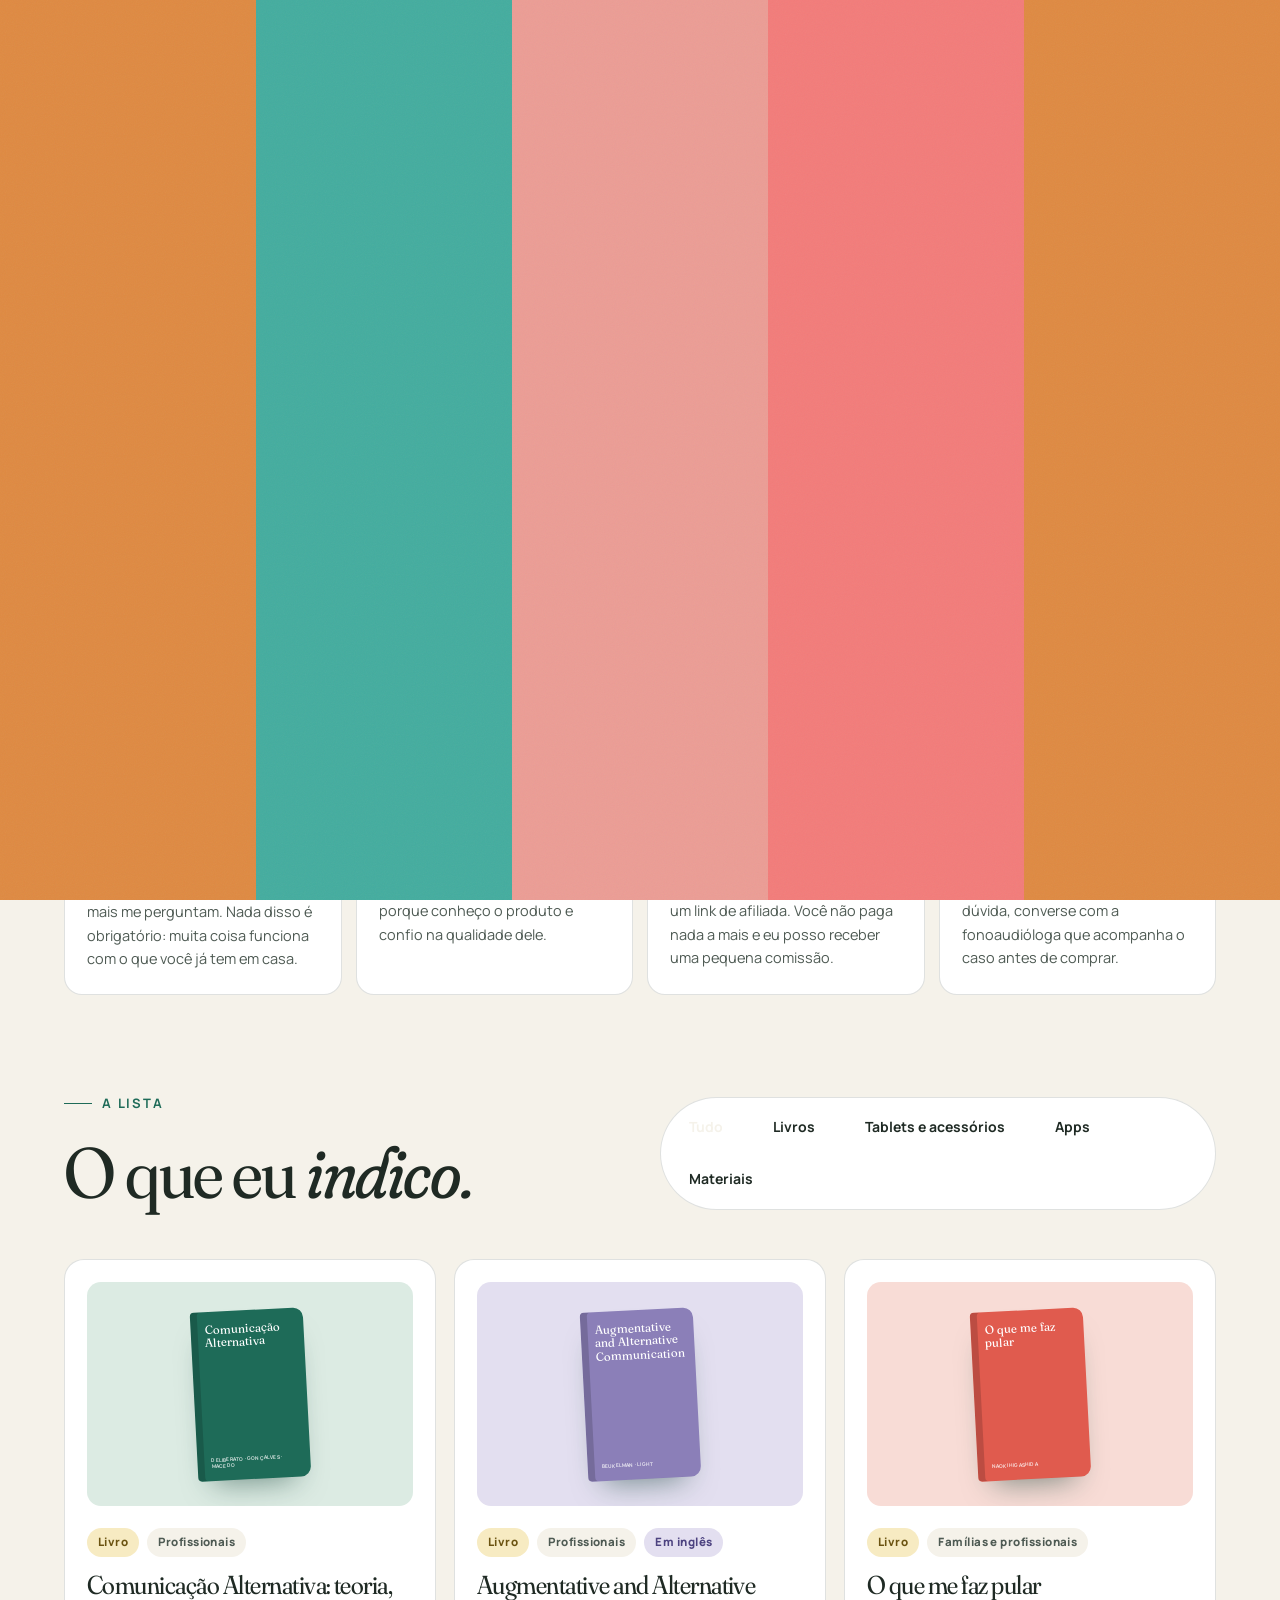
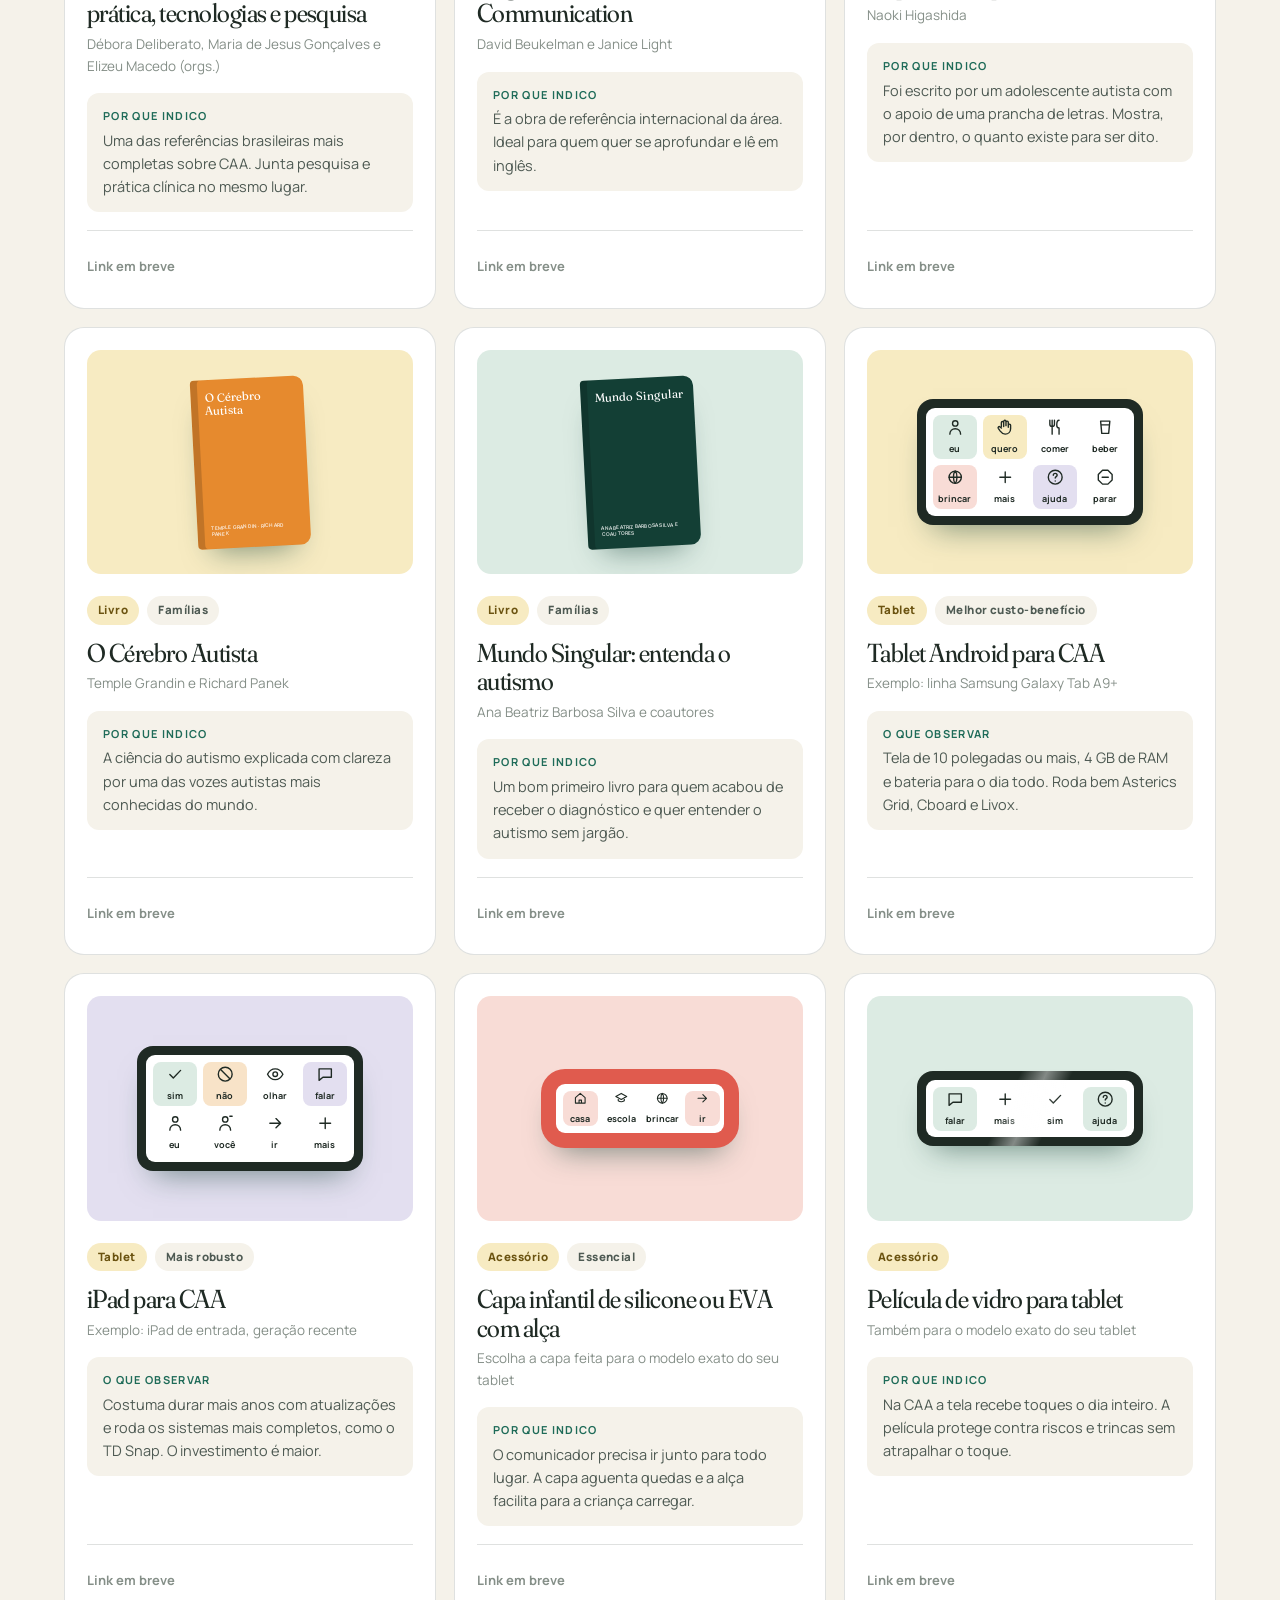
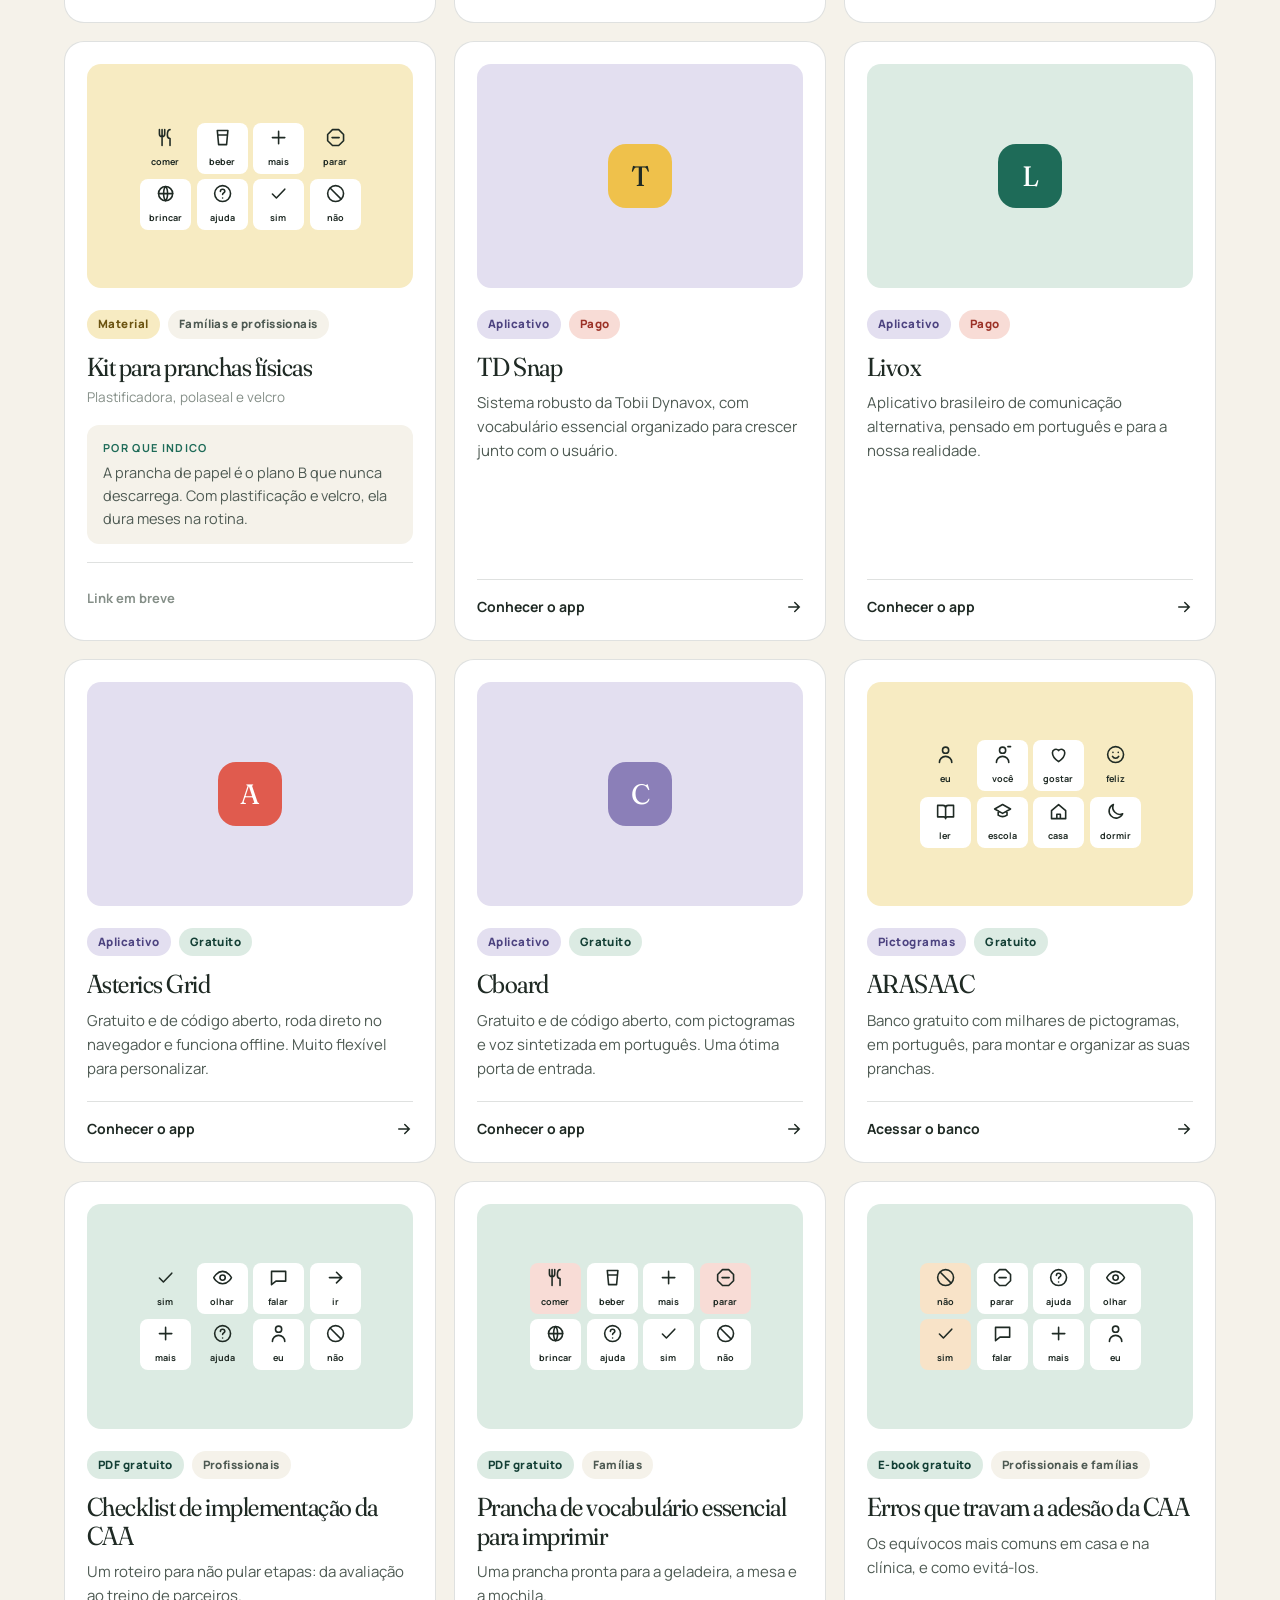
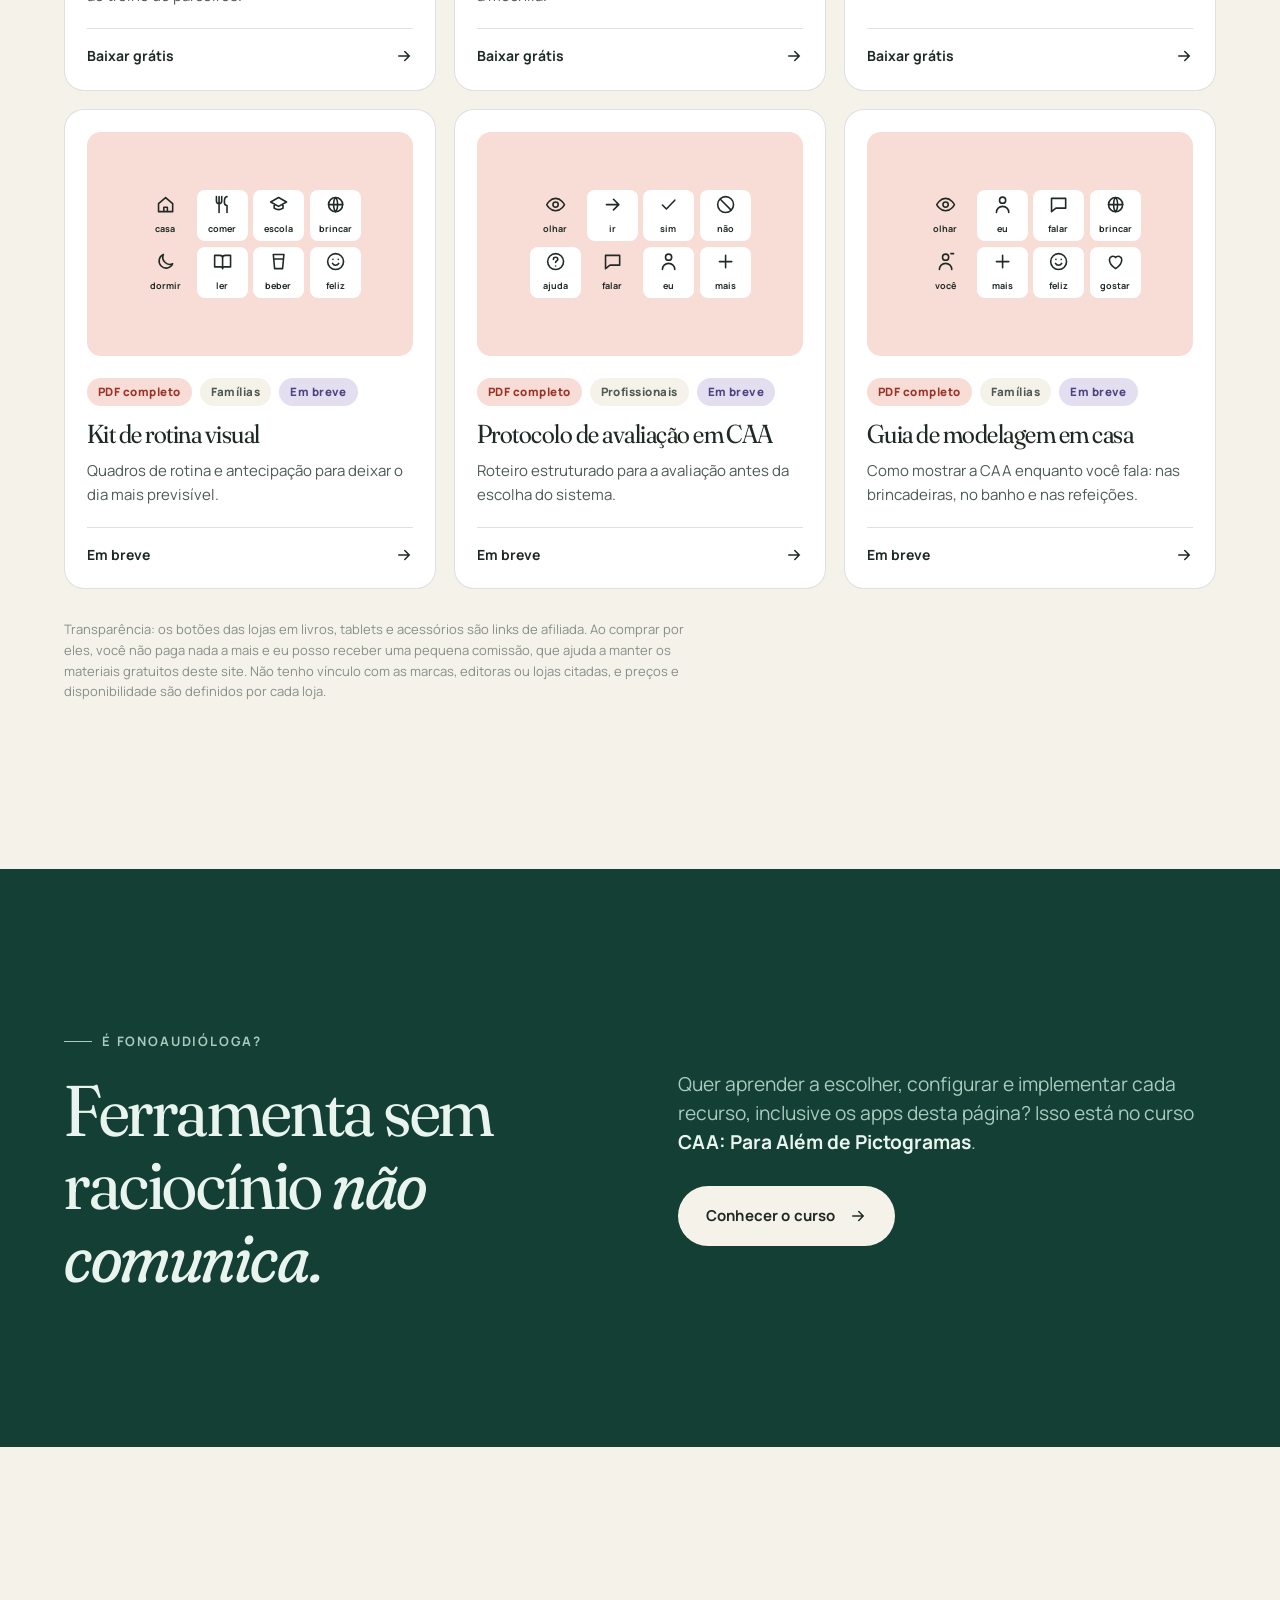
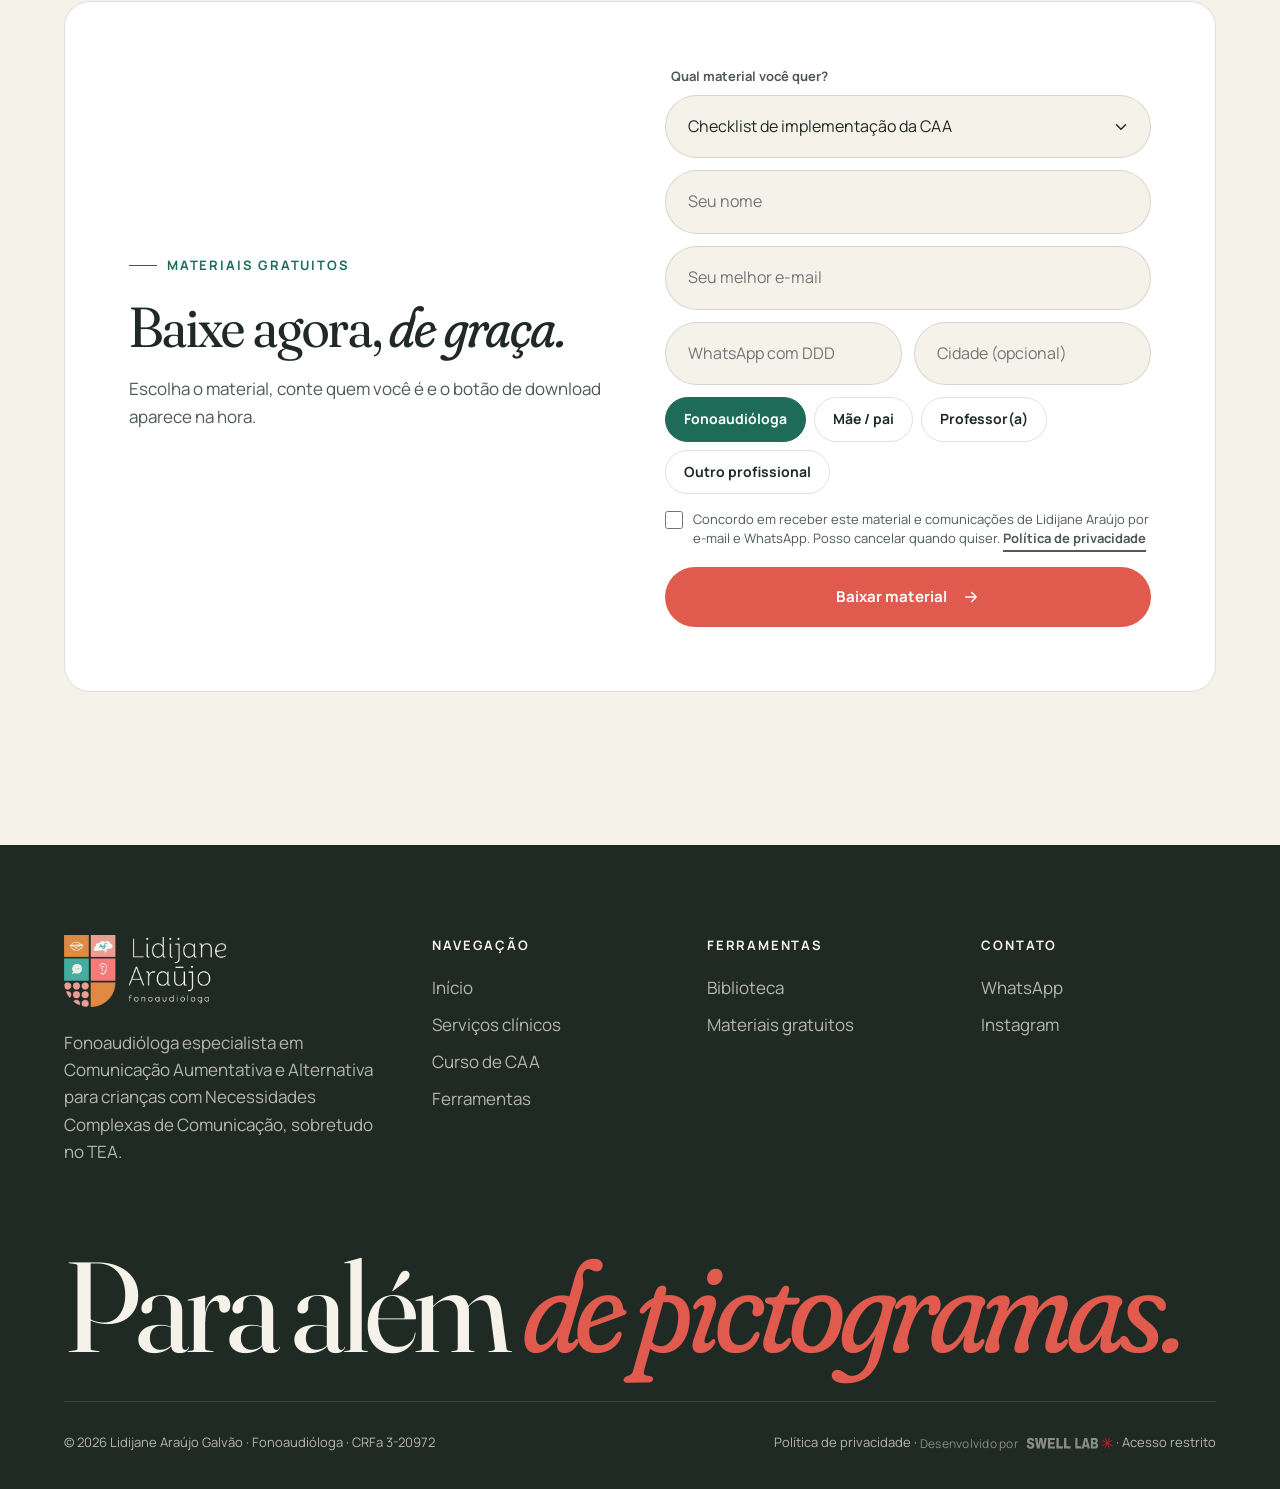
<file: ferramentas.html>
<!doctype html>
<html lang="pt-BR">
<head>
  <meta charset="utf-8">
  <meta name="viewport" content="width=device-width, initial-scale=1">
  <title>Ferramentas de CAA · Livros, tablets e apps indicados · Lidijane Araújo</title>
  <meta name="description" content="Livros, tablets, acessórios, aplicativos e materiais de Comunicação Aumentativa e Alternativa que a fonoaudióloga Lidijane Araújo conhece e recomenda para famílias e profissionais.">
  <link rel="icon" type="image/png" href="assets/img/simbolo-lidijane-192.png">
  <link rel="apple-touch-icon" href="assets/img/simbolo-lidijane-192.png">
  <link rel="preload" href="assets/fonts/fraunces-normal-latin.woff2" as="font" type="font/woff2" crossorigin>
  <link rel="preload" href="assets/fonts/fraunces-italic-latin.woff2" as="font" type="font/woff2" crossorigin>
  <link rel="preload" href="assets/fonts/manrope-normal-latin.woff2" as="font" type="font/woff2" crossorigin>
  <link rel="preload" href="assets/js/vendor/gsap.min.js" as="script">
  <link rel="preload" href="assets/js/vendor/ScrollTrigger.min.js" as="script">
  <link rel="preload" href="assets/js/vendor/SplitText.min.js" as="script">
  <link rel="preload" href="assets/js/vendor/Flip.min.js" as="script">
  <link rel="preload" href="assets/js/vendor/lenis.min.js" as="script">
  <link rel="preload" href="assets/js/main.js" as="script">
  <link rel="stylesheet" href="assets/css/style.css">
  <script>document.documentElement.classList.add('js');setTimeout(function(){if(!window.gsap)document.documentElement.classList.remove('js')},3000)</script>
  <!-- Meta Pixel Code -->
  <script>
  !function(f,b,e,v,n,t,s)
  {if(f.fbq)return;n=f.fbq=function(){n.callMethod?
  n.callMethod.apply(n,arguments):n.queue.push(arguments)};
  if(!f._fbq)f._fbq=n;n.push=n;n.loaded=!0;n.version='2.0';
  n.queue=[];function l(){t=b.createElement(e);t.async=!0;
  t.src=v;s=b.getElementsByTagName(e)[0];
  s.parentNode.insertBefore(t,s)}
  if(b.readyState==='complete')l();else f.addEventListener('load',function(){setTimeout(l,0)})}(window, document,'script',
  'https://connect.facebook.net/en_US/fbevents.js');
  fbq('init', '3195814143953340');
  fbq('track', 'PageView');
  </script>
  <noscript><img height="1" width="1" style="display:none"
  src="https://www.facebook.com/tr?id=3195814143953340&ev=PageView&noscript=1"
  /></noscript>
  <!-- End Meta Pixel Code -->
  <!-- Google tag (gtag.js) -->
  <script async src="https://www.googletagmanager.com/gtm.js?id=GTM-N482FJZF"></script>
  <script>
    window.dataLayer = window.dataLayer || [];
    function gtag(){dataLayer.push(arguments);}
    gtag('js', new Date());
  </script>
  <!-- End Google tag -->
</head>
<body>

  <div class="transition" aria-hidden="true"><span></span><span></span><span></span><span></span><span></span></div>
  <div class="cursor" aria-hidden="true"><span class="cursor__label"></span></div>

  <header class="nav">
    <a href="index.html" class="brand" aria-label="Lidijane Araújo — início">
      <img class="brand__logo" src="assets/img/logo-lidijane.webp" alt="Lidijane Araújo · Fonoaudióloga" width="1421" height="631">
    </a>
    <ul class="nav__links">
      <li><a href="index.html">Início</a></li>
      <li><a href="servicos.html">Serviços clínicos</a></li>
      <li><a href="curso.html">Curso de CAA</a></li>
      <li><a href="ferramentas.html" class="is-active">Ferramentas</a></li>
    </ul>
    <a href="#captura" class="btn nav__cta" data-magnetic>Materiais grátis</a>
    <button class="nav__burger" aria-label="Abrir menu" aria-expanded="false"><span></span><span></span></button>
  </header>
  <div class="mobile-menu">
    <ul>
      <li><a class="big" href="index.html">Início</a></li>
      <li><a class="big" href="servicos.html">Serviços <em>clínicos</em></a></li>
      <li><a class="big" href="curso.html">Curso <em>de CAA</em></a></li>
      <li><a class="big" href="ferramentas.html">Ferramentas</a></li>
    </ul>
    <div class="mobile-menu__foot">
      <a href="#captura" class="btn btn--coral">Receber materiais grátis</a>
      <a href="https://instagram.com/lidijanearaujofono" target="_blank" rel="noopener" class="link-u" style="justify-self:center">@lidijanearaujofono</a>
    </div>
  </div>

  <main>
    <section class="phero" style="padding-bottom:60px">
      <div class="wrap">
        <div class="crumbs" data-intro-fade><a href="index.html">Início</a> / Ferramentas</div>
        <h1 data-intro-split>Ferramentas para a comunicação <em>acontecer.</em></h1>
        <div class="phero__row">
          <p class="lead" data-intro-fade>Livros, tablets, acessórios, aplicativos e materiais que eu conheço e em que confio. Montei esta lista para quem está começando, seja família ou profissional, porque essas são as perguntas que mais recebo.</p>
          <div data-intro-fade data-intro-pop style="width:min(260px,60vw)" data-board="eu:g,quero:c,mais:y,ajuda:l"></div>
        </div>
      </div>
    </section>

    <!-- TRANSPARÊNCIA: COMO ESTA PÁGINA FUNCIONA -->
    <section style="padding-bottom:clamp(50px,7vw,90px)">
      <div class="wrap">
        <p class="kicker" data-reveal style="margin-bottom:24px">Antes de tudo: como esta página funciona</p>
        <div class="legend disclose" data-stagger>
          <div class="legend__item">
            <span class="disclose__n">01</span>
            <h3>É recomendação, não obrigação</h3>
            <p>Reuni aqui o que famílias e colegas mais me perguntam. Nada disso é obrigatório: muita coisa funciona com o que você já tem em casa.</p>
          </div>
          <div class="legend__item">
            <span class="disclose__n">02</span>
            <h3>Sem vínculo com as marcas</h3>
            <p>Nenhuma marca, editora ou loja desta lista me patrocina. Indico porque conheço o produto e confio na qualidade dele.</p>
          </div>
          <div class="legend__item">
            <span class="disclose__n">03</span>
            <h3>Links de afiliado</h3>
            <p>Alguns botões levam à Amazon, ao Mercado Livre ou à Shopee por um link de afiliada. Você não paga nada a mais e eu posso receber uma pequena comissão.</p>
          </div>
          <div class="legend__item">
            <span class="disclose__n">04</span>
            <h3>Não substitui a avaliação</h3>
            <p>A escolha do sistema de CAA depende de cada criança. Na dúvida, converse com a fonoaudióloga que acompanha o caso antes de comprar.</p>
          </div>
        </div>
      </div>
    </section>

    <!-- BIBLIOTECA -->
    <!--
      COMO PREENCHER OS LINKS DE AFILIADO
      Cada produto tem até três botões (Amazon, Mercado Livre, Shopee).
      Para ativar um botão, adicione o atributo href com o link de afiliado:
        <a class="store" data-store="amazon" href="https://amzn.to/XXXX" ...>
      Botões sem href ficam escondidos automaticamente. Se um produto não tiver
      nenhum link, aparece "Link em breve" no lugar.
    -->
    <section class="sec" id="biblioteca" style="padding-top:0">
      <div class="wrap">
        <div class="sec-head" style="margin-bottom:40px">
          <div>
            <span class="kicker" data-reveal>A lista</span>
            <h2 data-split style="margin-top:22px">O que eu <em>indico.</em></h2>
          </div>
          <div style="justify-self:end" data-reveal>
            <div class="tools-filter" role="tablist">
              <span class="tools-filter__pill"></span>
              <button data-filter="all" class="is-active" role="tab">Tudo</button>
              <button data-filter="livros" role="tab">Livros</button>
              <button data-filter="tablets" role="tab">Tablets e acessórios</button>
              <button data-filter="apps" role="tab">Apps</button>
              <button data-filter="materiais" role="tab">Materiais</button>
            </div>
          </div>
        </div>

        <div class="tools-grid" data-stagger>

          <!-- ============ LIVROS ============ -->
          <article class="tool pick" data-cat="livros">
            <div class="tool__art" style="background:#DCEBE3"><div class="book" style="--c:var(--green)"><span class="book__t">Comunicação Alternativa</span><span class="book__a">Deliberato · Gonçalves · Macedo</span></div></div>
            <div class="tool__meta"><span class="tag tag--aff">Livro</span><span class="tag tag--aud">Profissionais</span></div>
            <h3>Comunicação Alternativa: teoria, prática, tecnologias e pesquisa</h3>
            <p class="pick__by">Débora Deliberato, Maria de Jesus Gonçalves e Elizeu Macedo (orgs.)</p>
            <p class="pick__why"><b>Por que indico</b>Uma das referências brasileiras mais completas sobre CAA. Junta pesquisa e prática clínica no mesmo lugar.</p>
            <div class="stores">
              <a class="store" data-store="amazon" target="_blank" rel="sponsored noopener">Amazon</a>
              <a class="store" data-store="mercadolivre" target="_blank" rel="sponsored noopener">Mercado Livre</a>
              <a class="store" data-store="shopee" target="_blank" rel="sponsored noopener">Shopee</a>
            </div>
          </article>
          <article class="tool pick" data-cat="livros">
            <div class="tool__art" style="background:#E3DFF0"><div class="book" style="--c:var(--lilac)"><span class="book__t">Augmentative and Alternative Communication</span><span class="book__a">Beukelman · Light</span></div></div>
            <div class="tool__meta"><span class="tag tag--aff">Livro</span><span class="tag tag--aud">Profissionais</span><span class="tag tag--soon">Em inglês</span></div>
            <h3>Augmentative and Alternative Communication</h3>
            <p class="pick__by">David Beukelman e Janice Light</p>
            <p class="pick__why"><b>Por que indico</b>É a obra de referência internacional da área. Ideal para quem quer se aprofundar e lê em inglês.</p>
            <div class="stores">
              <a class="store" data-store="amazon" target="_blank" rel="sponsored noopener">Amazon</a>
              <a class="store" data-store="mercadolivre" target="_blank" rel="sponsored noopener">Mercado Livre</a>
              <a class="store" data-store="shopee" target="_blank" rel="sponsored noopener">Shopee</a>
            </div>
          </article>
          <article class="tool pick" data-cat="livros">
            <div class="tool__art" style="background:#F8DCD6"><div class="book" style="--c:var(--coral)"><span class="book__t">O que me faz pular</span><span class="book__a">Naoki Higashida</span></div></div>
            <div class="tool__meta"><span class="tag tag--aff">Livro</span><span class="tag tag--aud">Famílias e profissionais</span></div>
            <h3>O que me faz pular</h3>
            <p class="pick__by">Naoki Higashida</p>
            <p class="pick__why"><b>Por que indico</b>Foi escrito por um adolescente autista com o apoio de uma prancha de letras. Mostra, por dentro, o quanto existe para ser dito.</p>
            <div class="stores">
              <a class="store" data-store="amazon" target="_blank" rel="sponsored noopener">Amazon</a>
              <a class="store" data-store="mercadolivre" target="_blank" rel="sponsored noopener">Mercado Livre</a>
              <a class="store" data-store="shopee" target="_blank" rel="sponsored noopener">Shopee</a>
            </div>
          </article>
          <article class="tool pick" data-cat="livros">
            <div class="tool__art" style="background:#F7EBC2"><div class="book" style="--c:var(--orange)"><span class="book__t">O Cérebro Autista</span><span class="book__a">Temple Grandin · Richard Panek</span></div></div>
            <div class="tool__meta"><span class="tag tag--aff">Livro</span><span class="tag tag--aud">Famílias</span></div>
            <h3>O Cérebro Autista</h3>
            <p class="pick__by">Temple Grandin e Richard Panek</p>
            <p class="pick__why"><b>Por que indico</b>A ciência do autismo explicada com clareza por uma das vozes autistas mais conhecidas do mundo.</p>
            <div class="stores">
              <a class="store" data-store="amazon" target="_blank" rel="sponsored noopener">Amazon</a>
              <a class="store" data-store="mercadolivre" target="_blank" rel="sponsored noopener">Mercado Livre</a>
              <a class="store" data-store="shopee" target="_blank" rel="sponsored noopener">Shopee</a>
            </div>
          </article>
          <article class="tool pick" data-cat="livros">
            <div class="tool__art" style="background:#DCEBE3"><div class="book" style="--c:var(--green-deep)"><span class="book__t">Mundo Singular</span><span class="book__a">Ana Beatriz Barbosa Silva e coautores</span></div></div>
            <div class="tool__meta"><span class="tag tag--aff">Livro</span><span class="tag tag--aud">Famílias</span></div>
            <h3>Mundo Singular: entenda o autismo</h3>
            <p class="pick__by">Ana Beatriz Barbosa Silva e coautores</p>
            <p class="pick__why"><b>Por que indico</b>Um bom primeiro livro para quem acabou de receber o diagnóstico e quer entender o autismo sem jargão.</p>
            <div class="stores">
              <a class="store" data-store="amazon" target="_blank" rel="sponsored noopener">Amazon</a>
              <a class="store" data-store="mercadolivre" target="_blank" rel="sponsored noopener">Mercado Livre</a>
              <a class="store" data-store="shopee" target="_blank" rel="sponsored noopener">Shopee</a>
            </div>
          </article>

          <!-- ============ TABLETS E ACESSÓRIOS ============ -->
          <article class="tool pick" data-cat="tablets">
            <div class="tool__art" style="background:#F7EBC2"><div class="device"><div data-board="eu:g,quero:y,comer:,beber:,brincar:c,mais:,ajuda:l,parar:"></div></div></div>
            <div class="tool__meta"><span class="tag tag--aff">Tablet</span><span class="tag tag--aud">Melhor custo-benefício</span></div>
            <h3>Tablet Android para CAA</h3>
            <p class="pick__by">Exemplo: linha Samsung Galaxy Tab A9+</p>
            <p class="pick__why"><b>O que observar</b>Tela de 10 polegadas ou mais, 4 GB de RAM e bateria para o dia todo. Roda bem Asterics Grid, Cboard e Livox.</p>
            <div class="stores">
              <a class="store" data-store="amazon" target="_blank" rel="sponsored noopener">Amazon</a>
              <a class="store" data-store="mercadolivre" target="_blank" rel="sponsored noopener">Mercado Livre</a>
              <a class="store" data-store="shopee" target="_blank" rel="sponsored noopener">Shopee</a>
            </div>
          </article>
          <article class="tool pick" data-cat="tablets">
            <div class="tool__art" style="background:#E3DFF0"><div class="device"><div data-board="sim:g,não:o,olhar:,falar:l,eu:,você:,ir:,mais:"></div></div></div>
            <div class="tool__meta"><span class="tag tag--aff">Tablet</span><span class="tag tag--aud">Mais robusto</span></div>
            <h3>iPad para CAA</h3>
            <p class="pick__by">Exemplo: iPad de entrada, geração recente</p>
            <p class="pick__why"><b>O que observar</b>Costuma durar mais anos com atualizações e roda os sistemas mais completos, como o TD Snap. O investimento é maior.</p>
            <div class="stores">
              <a class="store" data-store="amazon" target="_blank" rel="sponsored noopener">Amazon</a>
              <a class="store" data-store="mercadolivre" target="_blank" rel="sponsored noopener">Mercado Livre</a>
              <a class="store" data-store="shopee" target="_blank" rel="sponsored noopener">Shopee</a>
            </div>
          </article>
          <article class="tool pick" data-cat="tablets">
            <div class="tool__art" style="background:#F8DCD6"><div class="device device--case"><div data-board="casa:c,escola:,brincar:,ir:c"></div></div></div>
            <div class="tool__meta"><span class="tag tag--aff">Acessório</span><span class="tag tag--aud">Essencial</span></div>
            <h3>Capa infantil de silicone ou EVA com alça</h3>
            <p class="pick__by">Escolha a capa feita para o modelo exato do seu tablet</p>
            <p class="pick__why"><b>Por que indico</b>O comunicador precisa ir junto para todo lugar. A capa aguenta quedas e a alça facilita para a criança carregar.</p>
            <div class="stores">
              <a class="store" data-store="amazon" target="_blank" rel="sponsored noopener">Amazon</a>
              <a class="store" data-store="mercadolivre" target="_blank" rel="sponsored noopener">Mercado Livre</a>
              <a class="store" data-store="shopee" target="_blank" rel="sponsored noopener">Shopee</a>
            </div>
          </article>
          <article class="tool pick" data-cat="tablets">
            <div class="tool__art" style="background:#DCEBE3"><div class="device device--glass"><div data-board="falar:g,mais:,sim:,ajuda:g"></div></div></div>
            <div class="tool__meta"><span class="tag tag--aff">Acessório</span></div>
            <h3>Película de vidro para tablet</h3>
            <p class="pick__by">Também para o modelo exato do seu tablet</p>
            <p class="pick__why"><b>Por que indico</b>Na CAA a tela recebe toques o dia inteiro. A película protege contra riscos e trincas sem atrapalhar o toque.</p>
            <div class="stores">
              <a class="store" data-store="amazon" target="_blank" rel="sponsored noopener">Amazon</a>
              <a class="store" data-store="mercadolivre" target="_blank" rel="sponsored noopener">Mercado Livre</a>
              <a class="store" data-store="shopee" target="_blank" rel="sponsored noopener">Shopee</a>
            </div>
          </article>
          <article class="tool pick" data-cat="tablets materiais">
            <div class="tool__art" style="background:#F7EBC2"><div data-board="comer:y,beber:,mais:,parar:y,brincar:,ajuda:,sim:,não:"></div></div>
            <div class="tool__meta"><span class="tag tag--aff">Material</span><span class="tag tag--aud">Famílias e profissionais</span></div>
            <h3>Kit para pranchas físicas</h3>
            <p class="pick__by">Plastificadora, polaseal e velcro</p>
            <p class="pick__why"><b>Por que indico</b>A prancha de papel é o plano B que nunca descarrega. Com plastificação e velcro, ela dura meses na rotina.</p>
            <div class="stores">
              <a class="store" data-store="amazon" target="_blank" rel="sponsored noopener">Amazon</a>
              <a class="store" data-store="mercadolivre" target="_blank" rel="sponsored noopener">Mercado Livre</a>
              <a class="store" data-store="shopee" target="_blank" rel="sponsored noopener">Shopee</a>
            </div>
          </article>

          <!-- ============ APLICATIVOS ============ -->
          <a href="https://us.tobiidynavox.com/pages/td-snap" target="_blank" rel="noopener" class="tool" data-cat="apps" data-cursor="Abrir">
            <div class="tool__art" style="background:#E3DFF0"><div class="app__logo" style="background:var(--sun);color:var(--ink);border-radius:18px;display:grid;place-items:center;font-family:var(--serif);font-size:28px">T</div></div>
            <div class="tool__meta"><span class="tag tag--app">Aplicativo</span><span class="tag tag--paid">Pago</span></div>
            <h3>TD Snap</h3>
            <p>Sistema robusto da Tobii Dynavox, com vocabulário essencial organizado para crescer junto com o usuário.</p>
            <div class="tool__foot">Conhecer o app <svg viewBox="0 0 24 24" fill="none" stroke="currentColor" stroke-width="2" stroke-linecap="round"><path d="M5 12h14M13 6l6 6-6 6"/></svg></div>
          </a>
          <a href="https://www.livox.com.br" target="_blank" rel="noopener" class="tool" data-cat="apps" data-cursor="Abrir">
            <div class="tool__art" style="background:#DCEBE3"><div class="app__logo" style="background:var(--green);color:var(--white);border-radius:18px;display:grid;place-items:center;font-family:var(--serif);font-size:28px">L</div></div>
            <div class="tool__meta"><span class="tag tag--app">Aplicativo</span><span class="tag tag--paid">Pago</span></div>
            <h3>Livox</h3>
            <p>Aplicativo brasileiro de comunicação alternativa, pensado em português e para a nossa realidade.</p>
            <div class="tool__foot">Conhecer o app <svg viewBox="0 0 24 24" fill="none" stroke="currentColor" stroke-width="2" stroke-linecap="round"><path d="M5 12h14M13 6l6 6-6 6"/></svg></div>
          </a>
          <a href="https://grid.asterics.eu" target="_blank" rel="noopener" class="tool" data-cat="apps" data-cursor="Abrir">
            <div class="tool__art" style="background:#E3DFF0"><div class="app__logo" style="background:var(--coral);color:var(--white);border-radius:18px;display:grid;place-items:center;font-family:var(--serif);font-size:28px">A</div></div>
            <div class="tool__meta"><span class="tag tag--app">Aplicativo</span><span class="tag tag--free">Gratuito</span></div>
            <h3>Asterics Grid</h3>
            <p>Gratuito e de código aberto, roda direto no navegador e funciona offline. Muito flexível para personalizar.</p>
            <div class="tool__foot">Conhecer o app <svg viewBox="0 0 24 24" fill="none" stroke="currentColor" stroke-width="2" stroke-linecap="round"><path d="M5 12h14M13 6l6 6-6 6"/></svg></div>
          </a>
          <a href="https://www.cboard.io" target="_blank" rel="noopener" class="tool" data-cat="apps" data-cursor="Abrir">
            <div class="tool__art" style="background:#E3DFF0"><div class="app__logo" style="background:var(--lilac);color:var(--white);border-radius:18px;display:grid;place-items:center;font-family:var(--serif);font-size:28px">C</div></div>
            <div class="tool__meta"><span class="tag tag--app">Aplicativo</span><span class="tag tag--free">Gratuito</span></div>
            <h3>Cboard</h3>
            <p>Gratuito e de código aberto, com pictogramas e voz sintetizada em português. Uma ótima porta de entrada.</p>
            <div class="tool__foot">Conhecer o app <svg viewBox="0 0 24 24" fill="none" stroke="currentColor" stroke-width="2" stroke-linecap="round"><path d="M5 12h14M13 6l6 6-6 6"/></svg></div>
          </a>
          <a href="https://arasaac.org" target="_blank" rel="noopener" class="tool" data-cat="apps materiais" data-cursor="Abrir">
            <div class="tool__art" style="background:#F7EBC2"><div data-board="eu:y,você:,gostar:,feliz:y,ler:,escola:,casa:,dormir:"></div></div>
            <div class="tool__meta"><span class="tag tag--app">Pictogramas</span><span class="tag tag--free">Gratuito</span></div>
            <h3>ARASAAC</h3>
            <p>Banco gratuito com milhares de pictogramas, em português, para montar e organizar as suas pranchas.</p>
            <div class="tool__foot">Acessar o banco <svg viewBox="0 0 24 24" fill="none" stroke="currentColor" stroke-width="2" stroke-linecap="round"><path d="M5 12h14M13 6l6 6-6 6"/></svg></div>
          </a>

          <!-- ============ MATERIAIS (PDF) ============ -->
          <a href="#captura" class="tool" data-cat="materiais" data-cursor="Baixar" data-material="checklist-implementacao">
            <div class="tool__art" style="background:#DCEBE3"><div data-board="sim:g,olhar:,falar:,ir:,mais:,ajuda:g,eu:,não:"></div></div>
            <div class="tool__meta"><span class="tag tag--free">PDF gratuito</span><span class="tag tag--aud">Profissionais</span></div>
            <h3>Checklist de implementação da CAA</h3>
            <p>Um roteiro para não pular etapas: da avaliação ao treino de parceiros.</p>
            <div class="tool__foot">Baixar grátis <svg viewBox="0 0 24 24" fill="none" stroke="currentColor" stroke-width="2" stroke-linecap="round"><path d="M5 12h14M13 6l6 6-6 6"/></svg></div>
          </a>
          <a href="#captura" class="tool" data-cat="materiais" data-cursor="Baixar" data-material="prancha-vocabulario">
            <div class="tool__art" style="background:#DCEBE3"><div data-board="comer:c,beber:,mais:,parar:c,brincar:,ajuda:,sim:,não:"></div></div>
            <div class="tool__meta"><span class="tag tag--free">PDF gratuito</span><span class="tag tag--aud">Famílias</span></div>
            <h3>Prancha de vocabulário essencial para imprimir</h3>
            <p>Uma prancha pronta para a geladeira, a mesa e a mochila.</p>
            <div class="tool__foot">Baixar grátis <svg viewBox="0 0 24 24" fill="none" stroke="currentColor" stroke-width="2" stroke-linecap="round"><path d="M5 12h14M13 6l6 6-6 6"/></svg></div>
          </a>
          <a href="#captura" class="tool" data-cat="materiais" data-cursor="Baixar" data-material="ebook-erros-adesao">
            <div class="tool__art" style="background:#DCEBE3"><div data-board="não:o,parar:,ajuda:,olhar:,sim:o,falar:,mais:,eu:"></div></div>
            <div class="tool__meta"><span class="tag tag--free">E-book gratuito</span><span class="tag tag--aud">Profissionais e famílias</span></div>
            <h3>Erros que travam a adesão da CAA</h3>
            <p>Os equívocos mais comuns em casa e na clínica, e como evitá-los.</p>
            <div class="tool__foot">Baixar grátis <svg viewBox="0 0 24 24" fill="none" stroke="currentColor" stroke-width="2" stroke-linecap="round"><path d="M5 12h14M13 6l6 6-6 6"/></svg></div>
          </a>
          <!-- PAGOS (TODO: inserir links de compra e preço) -->
          <a href="javascript:void(0)" class="tool" data-cat="materiais" data-cursor="Em breve">
            <div class="tool__art" style="background:#F8DCD6"><div data-board="casa:c,comer:,escola:,brincar:,dormir:c,ler:,beber:,feliz:"></div></div>
            <div class="tool__meta"><span class="tag tag--paid">PDF completo</span><span class="tag tag--aud">Famílias</span><span class="tag tag--soon">Em breve</span></div>
            <h3>Kit de rotina visual</h3>
            <p>Quadros de rotina e antecipação para deixar o dia mais previsível.</p>
            <div class="tool__foot">Em breve <svg viewBox="0 0 24 24" fill="none" stroke="currentColor" stroke-width="2" stroke-linecap="round"><path d="M5 12h14M13 6l6 6-6 6"/></svg></div>
          </a>
          <a href="javascript:void(0)" class="tool" data-cat="materiais" data-cursor="Em breve">
            <div class="tool__art" style="background:#F8DCD6"><div data-board="olhar:c,ir:,sim:,não:,ajuda:,falar:c,eu:,mais:"></div></div>
            <div class="tool__meta"><span class="tag tag--paid">PDF completo</span><span class="tag tag--aud">Profissionais</span><span class="tag tag--soon">Em breve</span></div>
            <h3>Protocolo de avaliação em CAA</h3>
            <p>Roteiro estruturado para a avaliação antes da escolha do sistema.</p>
            <div class="tool__foot">Em breve <svg viewBox="0 0 24 24" fill="none" stroke="currentColor" stroke-width="2" stroke-linecap="round"><path d="M5 12h14M13 6l6 6-6 6"/></svg></div>
          </a>
          <a href="javascript:void(0)" class="tool" data-cat="materiais" data-cursor="Em breve">
            <div class="tool__art" style="background:#F8DCD6"><div data-board="olhar:c,eu:,falar:,brincar:,você:c,mais:,feliz:,gostar:"></div></div>
            <div class="tool__meta"><span class="tag tag--paid">PDF completo</span><span class="tag tag--aud">Famílias</span><span class="tag tag--soon">Em breve</span></div>
            <h3>Guia de modelagem em casa</h3>
            <p>Como mostrar a CAA enquanto você fala: nas brincadeiras, no banho e nas refeições.</p>
            <div class="tool__foot">Em breve <svg viewBox="0 0 24 24" fill="none" stroke="currentColor" stroke-width="2" stroke-linecap="round"><path d="M5 12h14M13 6l6 6-6 6"/></svg></div>
          </a>
        </div>

        <p class="aff-note" data-reveal>Transparência: os botões das lojas em livros, tablets e acessórios são links de afiliada. Ao comprar por eles, você não paga nada a mais e eu posso receber uma pequena comissão, que ajuda a manter os materiais gratuitos deste site. Não tenho vínculo com as marcas, editoras ou lojas citadas, e preços e disponibilidade são definidos por cada loja.</p>
      </div>
    </section>

    <!-- PONTE PARA O CURSO -->
    <section class="sec sec--green">
      <div class="wrap grid-2">
        <div>
          <span class="kicker" data-reveal>É fonoaudióloga?</span>
          <h2 data-split style="margin-top:22px">Ferramenta sem raciocínio <em>não comunica.</em></h2>
        </div>
        <div>
          <p class="lead" data-reveal>Quer aprender a escolher, configurar e implementar cada recurso, inclusive os apps desta página? Isso está no curso <b style="color:var(--on-green)">CAA: Para Além de Pictogramas</b>.</p>
          <div data-reveal style="margin-top:30px">
            <a href="curso.html" class="btn btn--light" data-magnetic>Conhecer o curso
              <svg class="arr" viewBox="0 0 24 24" fill="none" stroke="currentColor" stroke-width="2" stroke-linecap="round" stroke-linejoin="round"><path d="M5 12h14M13 6l6 6-6 6"/></svg></a>
          </div>
        </div>
      </div>
    </section>

    <!-- CAPTURA -->
    <section class="sec" id="captura">
      <div class="wrap">
        <div class="capture" data-reveal>
          <div>
            <span class="kicker">Materiais gratuitos</span>
            <h2 style="margin:22px 0 20px;font-size:clamp(36px,4.4vw,64px)">Baixe agora, <em>de graça.</em></h2>
            <p class="muted">Escolha o material, conte quem você é e o botão de download aparece na hora.</p>
          </div>
          <form data-capture id="form-lead" novalidate>
            <label class="field-label" for="lead-material">Qual material você quer?</label>
            <select class="field field--select" id="lead-material" name="material" required>
              <option value="checklist-implementacao">Checklist de implementação da CAA</option>
              <option value="prancha-vocabulario">Prancha de vocabulário essencial para imprimir</option>
              <option value="ebook-erros-adesao">E-book: Erros que travam a adesão da CAA</option>
            </select>
            <input class="field" type="text" name="nome" placeholder="Seu nome" autocomplete="name" required>
            <input class="field" type="email" name="email" placeholder="Seu melhor e-mail" autocomplete="email" required>
            <div class="field-row">
              <input class="field" type="tel" name="whatsapp" placeholder="WhatsApp com DDD" autocomplete="tel" inputmode="tel" required>
              <input class="field" type="text" name="cidade" placeholder="Cidade (opcional)" autocomplete="address-level2">
            </div>
            <input class="hp" type="text" name="website" tabindex="-1" autocomplete="off" aria-hidden="true">
            <div class="radios" role="radiogroup" aria-label="Eu sou">
              <label><input type="radio" name="perfil" value="fono" checked><span>Fonoaudióloga</span></label>
              <label><input type="radio" name="perfil" value="familia"><span>Mãe / pai</span></label>
              <label><input type="radio" name="perfil" value="professor"><span>Professor(a)</span></label>
              <label><input type="radio" name="perfil" value="outro"><span>Outro profissional</span></label>
            </div>
            <label class="consent"><input type="checkbox" name="consentimento" required><span>Concordo em receber este material e comunicações de Lidijane Araújo por e-mail e WhatsApp. Posso cancelar quando quiser. <a href="privacidade.html" target="_blank" class="link-u">Política de privacidade</a></span></label>
            <p class="form-msg" role="alert" aria-live="polite"></p>
            <button type="submit" id="btn-form" class="btn btn--coral" style="justify-content:center;margin-top:6px" data-magnetic>Baixar material
              <svg class="arr" viewBox="0 0 24 24" fill="none" stroke="currentColor" stroke-width="2" stroke-linecap="round" stroke-linejoin="round"><path d="M5 12h14M13 6l6 6-6 6"/></svg></button>
          </form>
        </div>
      </div>
    </section>
  </main>

  <footer class="footer">
    <div class="wrap">
      <div class="footer__top">
        <div>
          <a href="index.html" class="brand"><img class="brand__logo" src="assets/img/logo-lidijane-branco.webp" loading="lazy" decoding="async" alt="Lidijane Araújo · Fonoaudióloga" width="1421" height="631"></a>
          <p style="margin-top:22px;max-width:34ch">Fonoaudióloga especialista em Comunicação Aumentativa e Alternativa para crianças com Necessidades Complexas de Comunicação, sobretudo no TEA.</p>
        </div>
        <div><h3 class="footer__h">Navegação</h3><ul><li><a href="index.html">Início</a></li><li><a href="servicos.html">Serviços clínicos</a></li><li><a href="curso.html">Curso de CAA</a></li><li><a href="ferramentas.html">Ferramentas</a></li></ul></div>
        <div><h3 class="footer__h">Ferramentas</h3><ul><li><a href="#biblioteca">Biblioteca</a></li><li><a href="#captura">Materiais gratuitos</a></li></ul></div>
        <div><h3 class="footer__h">Contato</h3><ul><li><a href="#" data-wa="as ferramentas de CAA" class="btn-whatsapp">WhatsApp</a></li><li><a href="https://instagram.com/lidijanearaujofono" target="_blank" rel="noopener">Instagram</a></li></ul></div>
      </div>
      <div class="footer__big">Para além <em>de pictogramas.</em></div>
      <div class="footer__bottom">
        <span>© <span data-year>2026</span> Lidijane Araújo Galvão · Fonoaudióloga · CRFa 3-20972</span>
        <span><a href="privacidade.html">Política de privacidade</a> · <a class="swl-credit" href="https://swelllab.com.br" target="_blank" rel="noopener" aria-label="Site desenvolvido por Swell Lab"><span>Desenvolvido por</span><svg class="swl-mark" viewBox="-4 4 1396 192" xmlns="http://www.w3.org/2000/svg" aria-hidden="true" focusable="false"><path fill="currentColor" d="M70.1 192L70.1 192Q57.3 192 46.2 189.4Q35.1 186.8 26.6 180.6Q18.1 174.4 13.2 163.9Q8.4 153.4 8.4 137.9L8.4 137.9Q8.4 136.9 8.4 135.6Q8.4 134.4 8.6 133.4L8.6 133.4L44.8 133.4Q44.8 134.4 44.7 135.5Q44.5 136.6 44.5 137.6L44.5 137.6Q44.5 145.5 47.4 150.2Q50.3 154.9 55.7 156.9Q61.1 158.9 68.4 158.9L68.4 158.9Q72.3 158.9 75.7 158.2Q79.2 157.6 81.9 156.4Q84.7 155.2 86.7 153.2Q88.6 151.2 89.6 148.6Q90.6 146 90.6 142.6L90.6 142.6Q90.6 136.6 87.2 132.9Q83.8 129.2 78.2 126.5Q72.5 123.8 65.5 121.6Q58.4 119.3 50.8 116.8Q43.2 114.2 36.2 110.5Q29.1 106.7 23.4 101.1Q17.6 95.4 14.3 87.1Q11 78.8 11 67.2L11 67.2Q11 53.6 15.5 44Q20.1 34.4 28.1 28.2Q36.2 22 46.6 19.2Q57.1 16.3 68.8 16.3L68.8 16.3Q80.5 16.3 90.7 19.1Q101 21.8 108.7 27.8Q116.4 33.9 120.8 43.3Q125.2 52.7 125.2 65.7L125.2 65.7L125.2 69.9L89.5 69.9L89.5 67.7Q89.5 62 87.3 57.8Q85.1 53.6 80.7 51.2Q76.3 48.7 69.5 48.7L69.5 48.7Q63.1 48.7 58.4 50.4Q53.8 52.2 51.5 55.4Q49.2 58.6 49.2 63L49.2 63Q49.2 68.7 52.5 72.5Q55.8 76.4 61.5 79Q67.3 81.6 74.3 83.7Q81.4 85.8 89 88.3Q96.6 90.9 103.6 94.5Q110.7 98.1 116.4 103.7Q122.2 109.2 125.5 117.1Q128.8 125 128.8 136.4L128.8 136.4Q128.8 155.9 121.3 168.3Q113.8 180.6 100.5 186.3Q87.3 192 70.1 192ZM213.4 189L171.1 189L137.6 19.3L176.8 19.3L191.2 105.3Q192.1 109.7 192.6 114.7Q193.2 119.6 193.8 124.3Q194.5 129 194.9 132.4L194.9 132.4L196.2 132.4Q196.5 130 196.9 126.4Q197.3 122.8 197.9 118.9Q198.5 114.9 199 111.3Q199.6 107.7 199.8 105.3L199.8 105.3L214.8 19.3L255.6 19.3L270.3 105.3Q270.8 108.5 271.4 113.3Q272.1 118.1 272.8 123.2Q273.4 128.2 274.1 132.4L274.1 132.4L275.2 132.4Q275.6 130 276.1 126.5Q276.5 123.1 277 119.2Q277.4 115.4 278.1 111.8Q278.7 108.2 279.2 105.3L279.2 105.3L293.9 19.3L330.3 19.3L296.4 189L254.5 189L238.6 99.6Q237.9 94.9 237.1 89.8Q236.4 84.8 235.7 80.1Q235.1 75.4 234.6 72.2L234.6 72.2L233.5 72.2Q233.1 75.4 232.4 80.6Q231.7 85.8 231 90.8Q230.2 95.9 229.5 99.6L229.5 99.6L213.4 189ZM459.3 189L346.4 189L346.4 19.3L458 19.3L458 53.2L384.1 53.2L384.1 86L448.1 86L448.1 119.3L384.1 119.3L384.1 155.2L459.3 155.2L459.3 189ZM586.3 189L482.5 189L482.5 19.3L520.2 19.3L520.2 153.9L586.3 153.9L586.3 189ZM708.3 189L604.4 189L604.4 19.3L642.1 19.3L642.1 153.9L708.3 153.9L708.3 189ZM881.4 189L785.3 189L785.3 19.3L820.2 19.3L820.2 153.9L881.4 153.9L881.4 189ZM921.6 189L885.9 189L931 19.3L974.4 19.3L1019.7 189L982.6 189L975.4 158.9L928.7 158.9L921.6 189ZM944.8 87.5L935.9 126.3L968.3 126.3L959.5 87.5Q958.9 85 958 81.2Q957.1 77.4 956.3 72.9Q955.4 68.5 954.5 64.1Q953.6 59.8 952.8 56.1L952.8 56.1L951.4 56.1Q950.5 60.8 949.3 66.5Q948.1 72.2 947 77.7Q945.8 83.3 944.8 87.5L944.8 87.5ZM1105.4 189L1033.8 189L1033.8 19.3L1106.8 19.3Q1117.9 19.3 1126.5 24.4Q1135.2 29.4 1140.1 38.7Q1145 48 1145 60.6L1145 60.6Q1145 71.7 1142 79.6Q1139.1 87.5 1134.1 92.5Q1129.1 97.6 1122.8 100.3L1122.8 100.3L1122.8 101.3Q1129.9 103.3 1135.6 108.2Q1141.3 113.2 1144.7 121.6Q1148.1 130 1148.1 142.3L1148.1 142.3Q1148.1 157.6 1142.6 168Q1137 178.4 1127.4 183.7Q1117.7 189 1105.4 189L1105.4 189ZM1068.5 118.1L1068.5 155.4L1099.1 155.4Q1105.4 155.4 1109.2 150.6Q1113 145.8 1113 135.9L1113 135.9Q1113 130.7 1111.3 126.6Q1109.7 122.6 1106.5 120.3Q1103.4 118.1 1098.7 118.1L1098.7 118.1L1068.5 118.1ZM1068.5 51.7L1068.5 87.2L1096.6 87.2Q1100.9 87.2 1103.9 84.9Q1106.8 82.5 1108.4 78.3Q1109.9 74.1 1109.9 68.5L1109.9 68.5Q1109.9 60.8 1106.3 56.2Q1102.8 51.7 1097.1 51.7L1097.1 51.7L1068.5 51.7Z"/><path class="swl-ast" fill="none" stroke="#ed1c24" stroke-width="16" d="M1261 13L1329 187M1329 13L1261 187M1208 53L1382 147M1208 147L1382 53"/></svg></a> · <a href="admin.html" rel="nofollow">Acesso restrito</a></span>
      </div>
    </div>
  </footer>

  <script>
  /* bibliotecas executam logo após a 1ª pintura (a cortina de entrada cobre a página até lá) */
  (function(){var s=["assets/js/vendor/gsap.min.js","assets/js/vendor/ScrollTrigger.min.js","assets/js/vendor/SplitText.min.js","assets/js/vendor/Flip.min.js","assets/js/vendor/lenis.min.js","assets/js/main.js"];
  function go(){s.forEach(function(src){var e=document.createElement('script');e.src=src;e.async=false;document.body.appendChild(e)})}
  var d;function once(){if(!d){d=1;go()}}
  requestAnimationFrame(function(){setTimeout(once,0)});setTimeout(once,100)})();
  </script>
</body>
</html>
</file>
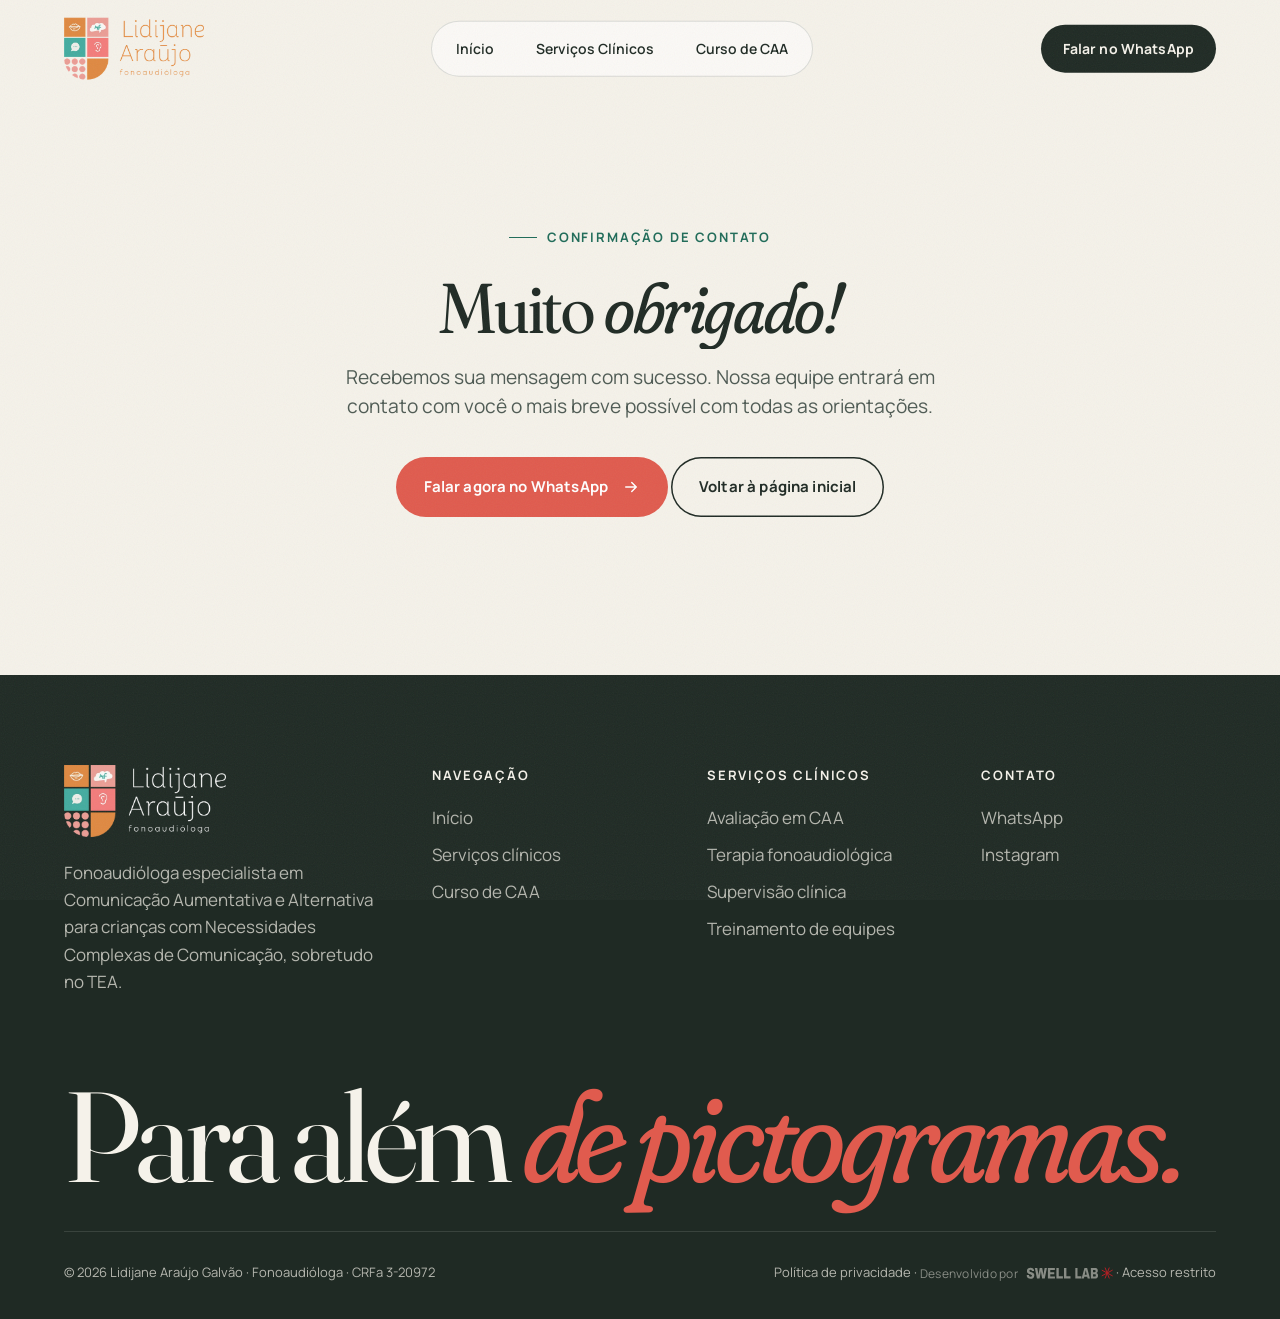
<file: obrigado.html>
<!doctype html>
<html lang="pt-BR">
<head>
  <meta charset="utf-8">
  <meta name="viewport" content="width=device-width, initial-scale=1">
  <title>Obrigado! · Lidijane Araújo Galvão</title>
  <meta name="description" content="Agradecemos seu contato. Em breve nossa equipe entrará em contato com você.">
  <meta name="robots" content="noindex, follow">
  <link rel="icon" type="image/png" href="assets/img/simbolo-lidijane-192.png">
  <link rel="apple-touch-icon" href="assets/img/simbolo-lidijane-192.png">
  <link rel="preload" href="assets/fonts/fraunces-normal-latin.woff2" as="font" type="font/woff2" crossorigin>
  <link rel="preload" href="assets/fonts/fraunces-italic-latin.woff2" as="font" type="font/woff2" crossorigin>
  <link rel="preload" href="assets/fonts/manrope-normal-latin.woff2" as="font" type="font/woff2" crossorigin>
  <link rel="preload" href="assets/js/vendor/gsap.min.js" as="script">
  <link rel="preload" href="assets/js/vendor/ScrollTrigger.min.js" as="script">
  <link rel="preload" href="assets/js/vendor/SplitText.min.js" as="script">
  <link rel="preload" href="assets/js/vendor/Flip.min.js" as="script">
  <link rel="preload" href="assets/js/vendor/lenis.min.js" as="script">
  <link rel="preload" href="assets/js/main.js" as="script">
  <link rel="stylesheet" href="assets/css/style.css">
  <script>document.documentElement.classList.add('js');setTimeout(function(){if(!window.gsap)document.documentElement.classList.remove('js')},3000)</script>

  <!-- Meta Pixel Code -->
  <script>
  !function(f,b,e,v,n,t,s)
  {if(f.fbq)return;n=f.fbq=function(){n.callMethod?
  n.callMethod.apply(n,arguments):n.queue.push(arguments)};
  if(!f._fbq)f._fbq=n;n.push=n;n.loaded=!0;n.version='2.0';
  n.queue=[];function l(){t=b.createElement(e);t.async=!0;
  t.src=v;s=b.getElementsByTagName(e)[0];
  s.parentNode.insertBefore(t,s)}
  if(b.readyState==='complete')l();else f.addEventListener('load',function(){setTimeout(l,0)})}(window, document,'script',
  'https://connect.facebook.net/en_US/fbevents.js');
  fbq('init', '3195814143953340');
  fbq('track', 'PageView');
  fbq('track', 'Lead');
  </script>
  <noscript><img height="1" width="1" style="display:none"
  src="https://www.facebook.com/tr?id=3195814143953340&ev=PageView&noscript=1"
  /></noscript>
  <!-- End Meta Pixel Code -->
  <!-- Google tag (gtag.js) -->
  <script async src="https://www.googletagmanager.com/gtm.js?id=GTM-N482FJZF"></script>
  <script>
    window.dataLayer = window.dataLayer || [];
    function gtag(){dataLayer.push(arguments);}
    gtag('js', new Date());
  </script>
  <!-- End Google tag -->
</head>
<body>

  <div class="transition" aria-hidden="true"><span></span><span></span><span></span><span></span><span></span></div>
  <div class="cursor" aria-hidden="true"><span class="cursor__label"></span></div>

  <!-- NAV -->
  <header class="nav">
    <a href="index.html" class="brand" aria-label="Lidijane Araújo — início">
      <img class="brand__logo" src="assets/img/logo-lidijane.webp" alt="Lidijane Araújo · Fonoaudióloga" width="1421" height="631">
    </a>
    <ul class="nav__links">
      <li><a href="index.html">Início</a></li>
      <li><a href="servicos.html">Serviços Clínicos</a></li>
      <li><a href="curso.html">Curso de CAA</a></li>
      <!-- OCULTO-TEMP-FERRAMENTAS: <li><a href="ferramentas.html">Ferramentas</a></li> -->
    </ul>
    <a href="#" data-wa="meu contato recente no site" class="btn nav__cta btn-whatsapp" id="btn-whatsapp-nav" data-magnetic>Falar no WhatsApp</a>
    <button class="nav__burger" aria-label="Abrir menu" aria-expanded="false"><span></span><span></span></button>
  </header>
  <div class="mobile-menu">
    <ul>
      <li><a class="big" href="index.html">Início</a></li>
      <li><a class="big" href="servicos.html">Serviços <em>clínicos</em></a></li>
      <li><a class="big" href="curso.html">Curso <em>de CAA</em></a></li>
      <!-- OCULTO-TEMP-FERRAMENTAS: <li><a class="big" href="ferramentas.html">Ferramentas</a></li> -->
    </ul>
    <div class="mobile-menu__foot">
      <a href="#" data-wa="meu contato recente no site" class="btn btn--coral btn-whatsapp">Falar no WhatsApp</a>
      <a href="https://instagram.com/lidijanearaujofono" target="_blank" rel="noopener" class="link-u" style="justify-self:center">@lidijanearaujofono</a>
    </div>
  </div>

  <main>
    <section class="sec" style="min-height:75vh;display:flex;align-items:center;padding:140px 0 80px">
      <div class="wrap" style="text-align:center;max-width:760px;margin:0 auto">
        <span class="kicker" data-reveal>Confirmação de Contato</span>
        <h1 data-intro-split style="font-size:clamp(40px,5.5vw,72px);margin:24px 0 20px">
          Muito <em>obrigado!</em>
        </h1>
        <p class="lead" data-reveal style="margin:0 auto 36px;max-width:54ch">
          Recebemos sua mensagem com sucesso. Nossa equipe entrará em contato com você o mais breve possível com todas as orientações.
        </p>
        <div class="btns" data-reveal style="justify-content:center">
          <a href="#" data-wa="meu contato recente no site" class="btn btn--coral btn-whatsapp" id="btn-whatsapp" data-magnetic>
            Falar agora no WhatsApp
            <svg class="arr" viewBox="0 0 24 24" fill="none" stroke="currentColor" stroke-width="2" stroke-linecap="round" stroke-linejoin="round"><path d="M5 12h14M13 6l6 6-6 6"/></svg>
          </a>
          <a href="index.html" class="btn btn--ghost" data-magnetic>Voltar à página inicial</a>
        </div>
      </div>
    </section>
  </main>

  <!-- FOOTER -->
  <footer class="footer">
    <div class="wrap">
      <div class="footer__top">
        <div>
          <a href="index.html" class="brand"><img class="brand__logo" src="assets/img/logo-lidijane-branco.webp" loading="lazy" decoding="async" alt="Lidijane Araújo · Fonoaudióloga" width="1421" height="631"></a>
          <p style="margin-top:22px;max-width:34ch">Fonoaudióloga especialista em Comunicação Aumentativa e Alternativa para crianças com Necessidades Complexas de Comunicação, sobretudo no TEA.</p>
        </div>
        <div><h3 class="footer__h">Navegação</h3><ul><li><a href="index.html">Início</a></li><li><a href="servicos.html">Serviços clínicos</a></li><li><a href="curso.html">Curso de CAA</a></li><!-- OCULTO-TEMP-FERRAMENTAS: <li><a href="ferramentas.html">Ferramentas</a></li> --></ul></div>
        <div><h3 class="footer__h">Serviços clínicos</h3><ul><li><a href="servicos.html#avaliacao">Avaliação em CAA</a></li><li><a href="servicos.html#atendimento">Terapia fonoaudiológica</a></li><li><a href="servicos.html#supervisao">Supervisão clínica</a></li><li><a href="servicos.html#treinamentos">Treinamento de equipes</a></li></ul></div>
        <div><h3 class="footer__h">Contato</h3><ul><li><a href="#" data-wa="seus atendimentos" class="btn-whatsapp">WhatsApp</a></li><li><a href="https://instagram.com/lidijanearaujofono" target="_blank" rel="noopener">Instagram</a></li></ul></div>
      </div>
      <div class="footer__big">Para além <em>de pictogramas.</em></div>
      <div class="footer__bottom">
        <span>© <span data-year>2026</span> Lidijane Araújo Galvão · Fonoaudióloga · CRFa 3-20972</span>
        <span><a href="privacidade.html">Política de privacidade</a> · <a class="swl-credit" href="https://swelllab.com.br" target="_blank" rel="noopener" aria-label="Site desenvolvido por Swell Lab"><span>Desenvolvido por</span><svg class="swl-mark" viewBox="-4 4 1396 192" xmlns="http://www.w3.org/2000/svg" aria-hidden="true" focusable="false"><path fill="currentColor" d="M70.1 192L70.1 192Q57.3 192 46.2 189.4Q35.1 186.8 26.6 180.6Q18.1 174.4 13.2 163.9Q8.4 153.4 8.4 137.9L8.4 137.9Q8.4 136.9 8.4 135.6Q8.4 134.4 8.6 133.4L8.6 133.4L44.8 133.4Q44.8 134.4 44.7 135.5Q44.5 136.6 44.5 137.6L44.5 137.6Q44.5 145.5 47.4 150.2Q50.3 154.9 55.7 156.9Q61.1 158.9 68.4 158.9L68.4 158.9Q72.3 158.9 75.7 158.2Q79.2 157.6 81.9 156.4Q84.7 155.2 86.7 153.2Q88.6 151.2 89.6 148.6Q90.6 146 90.6 142.6L90.6 142.6Q90.6 136.6 87.2 132.9Q83.8 129.2 78.2 126.5Q72.5 123.8 65.5 121.6Q58.4 119.3 50.8 116.8Q43.2 114.2 36.2 110.5Q29.1 106.7 23.4 101.1Q17.6 95.4 14.3 87.1Q11 78.8 11 67.2L11 67.2Q11 53.6 15.5 44Q20.1 34.4 28.1 28.2Q36.2 22 46.6 19.2Q57.1 16.3 68.8 16.3L68.8 16.3Q80.5 16.3 90.7 19.1Q101 21.8 108.7 27.8Q116.4 33.9 120.8 43.3Q125.2 52.7 125.2 65.7L125.2 65.7L125.2 69.9L89.5 69.9L89.5 67.7Q89.5 62 87.3 57.8Q85.1 53.6 80.7 51.2Q76.3 48.7 69.5 48.7L69.5 48.7Q63.1 48.7 58.4 50.4Q53.8 52.2 51.5 55.4Q49.2 58.6 49.2 63L49.2 63Q49.2 68.7 52.5 72.5Q55.8 76.4 61.5 79Q67.3 81.6 74.3 83.7Q81.4 85.8 89 88.3Q96.6 90.9 103.6 94.5Q110.7 98.1 116.4 103.7Q122.2 109.2 125.5 117.1Q128.8 125 128.8 136.4L128.8 136.4Q128.8 155.9 121.3 168.3Q113.8 180.6 100.5 186.3Q87.3 192 70.1 192ZM213.4 189L171.1 189L137.6 19.3L176.8 19.3L191.2 105.3Q192.1 109.7 192.6 114.7Q193.2 119.6 193.8 124.3Q194.5 129 194.9 132.4L194.9 132.4L196.2 132.4Q196.5 130 196.9 126.4Q197.3 122.8 197.9 118.9Q198.5 114.9 199 111.3Q199.6 107.7 199.8 105.3L199.8 105.3L214.8 19.3L255.6 19.3L270.3 105.3Q270.8 108.5 271.4 113.3Q272.1 118.1 272.8 123.2Q273.4 128.2 274.1 132.4L274.1 132.4L275.2 132.4Q275.6 130 276.1 126.5Q276.5 123.1 277 119.2Q277.4 115.4 278.1 111.8Q278.7 108.2 279.2 105.3L279.2 105.3L293.9 19.3L330.3 19.3L296.4 189L254.5 189L238.6 99.6Q237.9 94.9 237.1 89.8Q236.4 84.8 235.7 80.1Q235.1 75.4 234.6 72.2L234.6 72.2L233.5 72.2Q233.1 75.4 232.4 80.6Q231.7 85.8 231 90.8Q230.2 95.9 229.5 99.6L229.5 99.6L213.4 189ZM459.3 189L346.4 189L346.4 19.3L458 19.3L458 53.2L384.1 53.2L384.1 86L448.1 86L448.1 119.3L384.1 119.3L384.1 155.2L459.3 155.2L459.3 189ZM586.3 189L482.5 189L482.5 19.3L520.2 19.3L520.2 153.9L586.3 153.9L586.3 189ZM708.3 189L604.4 189L604.4 19.3L642.1 19.3L642.1 153.9L708.3 153.9L708.3 189ZM881.4 189L785.3 189L785.3 19.3L820.2 19.3L820.2 153.9L881.4 153.9L881.4 189ZM921.6 189L885.9 189L931 19.3L974.4 19.3L1019.7 189L982.6 189L975.4 158.9L928.7 158.9L921.6 189ZM944.8 87.5L935.9 126.3L968.3 126.3L959.5 87.5Q958.9 85 958 81.2Q957.1 77.4 956.3 72.9Q955.4 68.5 954.5 64.1Q953.6 59.8 952.8 56.1L952.8 56.1L951.4 56.1Q950.5 60.8 949.3 66.5Q948.1 72.2 947 77.7Q945.8 83.3 944.8 87.5L944.8 87.5ZM1105.4 189L1033.8 189L1033.8 19.3L1106.8 19.3Q1117.9 19.3 1126.5 24.4Q1135.2 29.4 1140.1 38.7Q1145 48 1145 60.6L1145 60.6Q1145 71.7 1142 79.6Q1139.1 87.5 1134.1 92.5Q1129.1 97.6 1122.8 100.3L1122.8 100.3L1122.8 101.3Q1129.9 103.3 1135.6 108.2Q1141.3 113.2 1144.7 121.6Q1148.1 130 1148.1 142.3L1148.1 142.3Q1148.1 157.6 1142.6 168Q1137 178.4 1127.4 183.7Q1117.7 189 1105.4 189L1105.4 189ZM1068.5 118.1L1068.5 155.4L1099.1 155.4Q1105.4 155.4 1109.2 150.6Q1113 145.8 1113 135.9L1113 135.9Q1113 130.7 1111.3 126.6Q1109.7 122.6 1106.5 120.3Q1103.4 118.1 1098.7 118.1L1098.7 118.1L1068.5 118.1ZM1068.5 51.7L1068.5 87.2L1096.6 87.2Q1100.9 87.2 1103.9 84.9Q1106.8 82.5 1108.4 78.3Q1109.9 74.1 1109.9 68.5L1109.9 68.5Q1109.9 60.8 1106.3 56.2Q1102.8 51.7 1097.1 51.7L1097.1 51.7L1068.5 51.7Z"/><path class="swl-ast" fill="none" stroke="#ed1c24" stroke-width="16" d="M1261 13L1329 187M1329 13L1261 187M1208 53L1382 147M1208 147L1382 53"/></svg></a> · <a href="admin.html" rel="nofollow">Acesso restrito</a></span>
      </div>
    </div>
  </footer>

  <script>
  /* bibliotecas executam logo após a 1ª pintura (a cortina de entrada cobre a página até lá) */
  (function(){var s=["assets/js/vendor/gsap.min.js","assets/js/vendor/ScrollTrigger.min.js","assets/js/vendor/SplitText.min.js","assets/js/vendor/Flip.min.js","assets/js/vendor/lenis.min.js","assets/js/main.js"];
  function go(){s.forEach(function(src){var e=document.createElement('script');e.src=src;e.async=false;document.body.appendChild(e)})}
  var d;function once(){if(!d){d=1;go()}}
  requestAnimationFrame(function(){setTimeout(once,0)});setTimeout(once,100)})();
  </script>
</body>
</html>
</file>
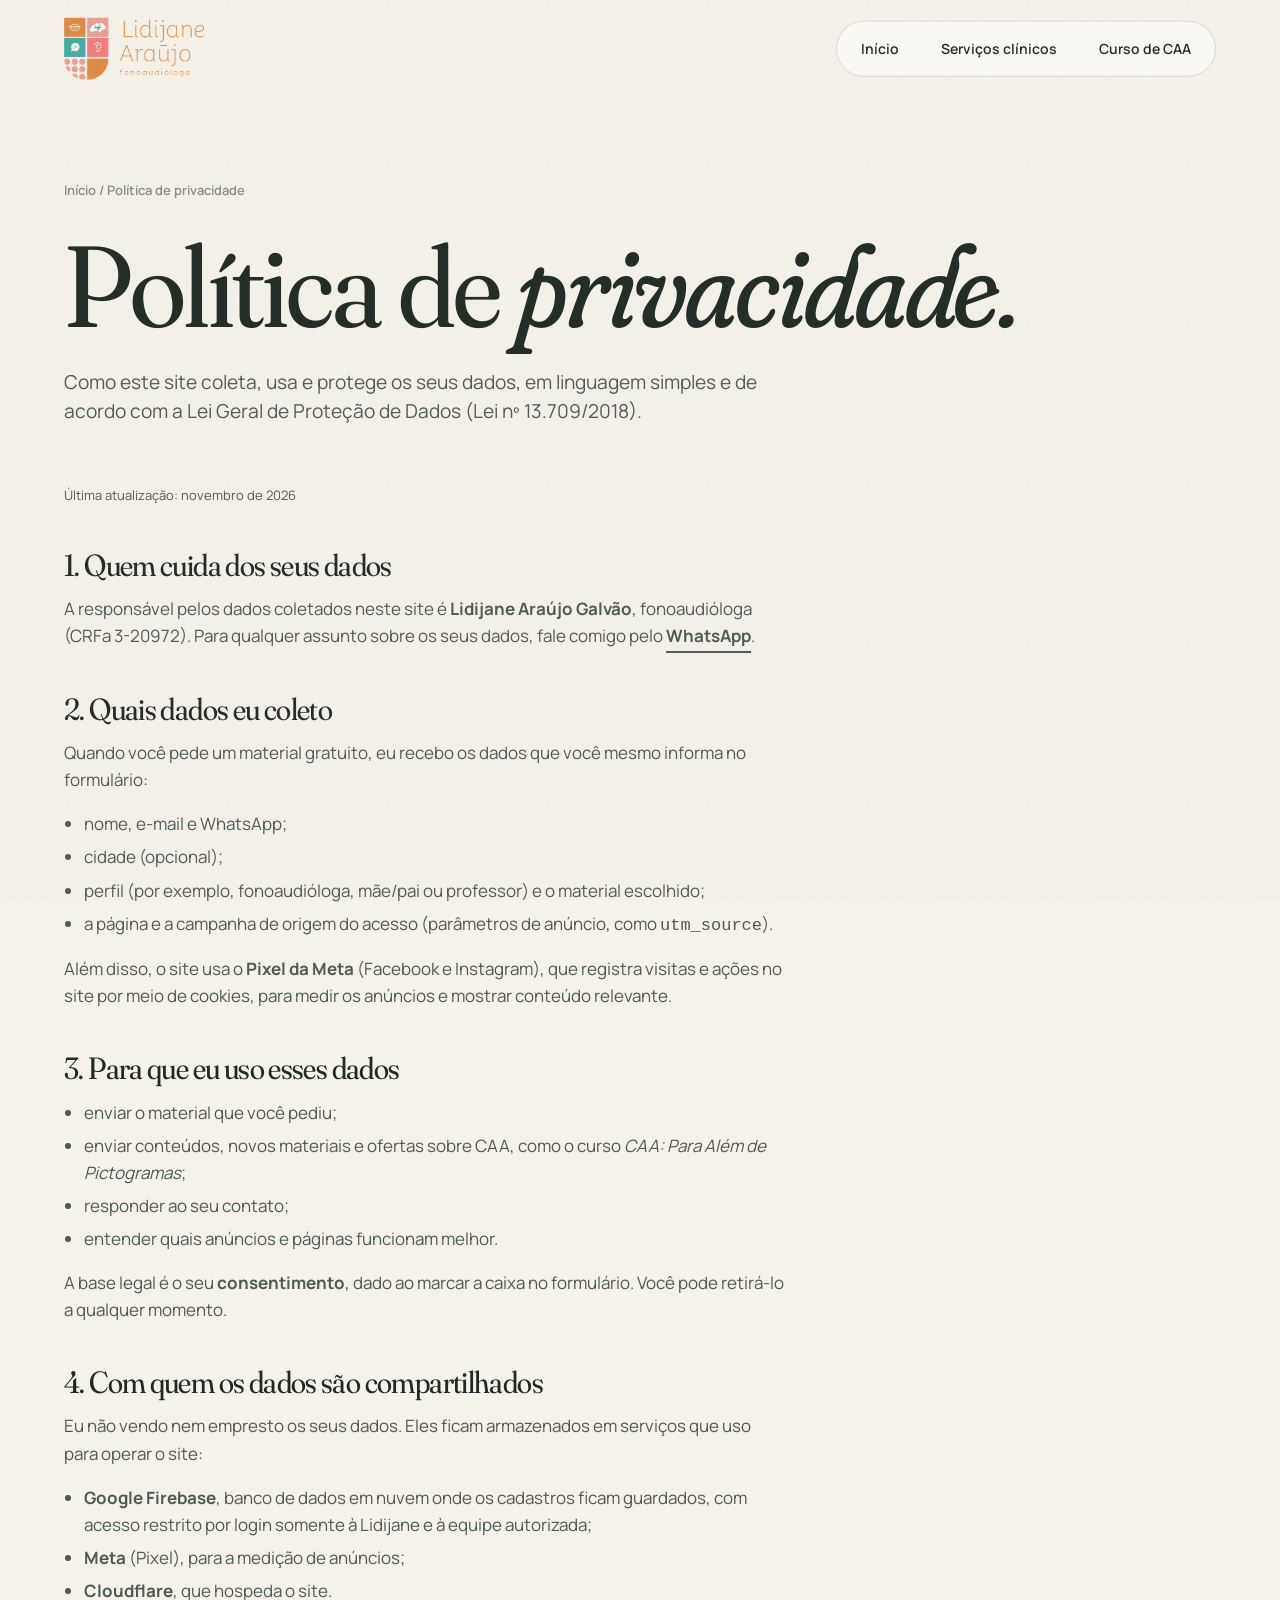
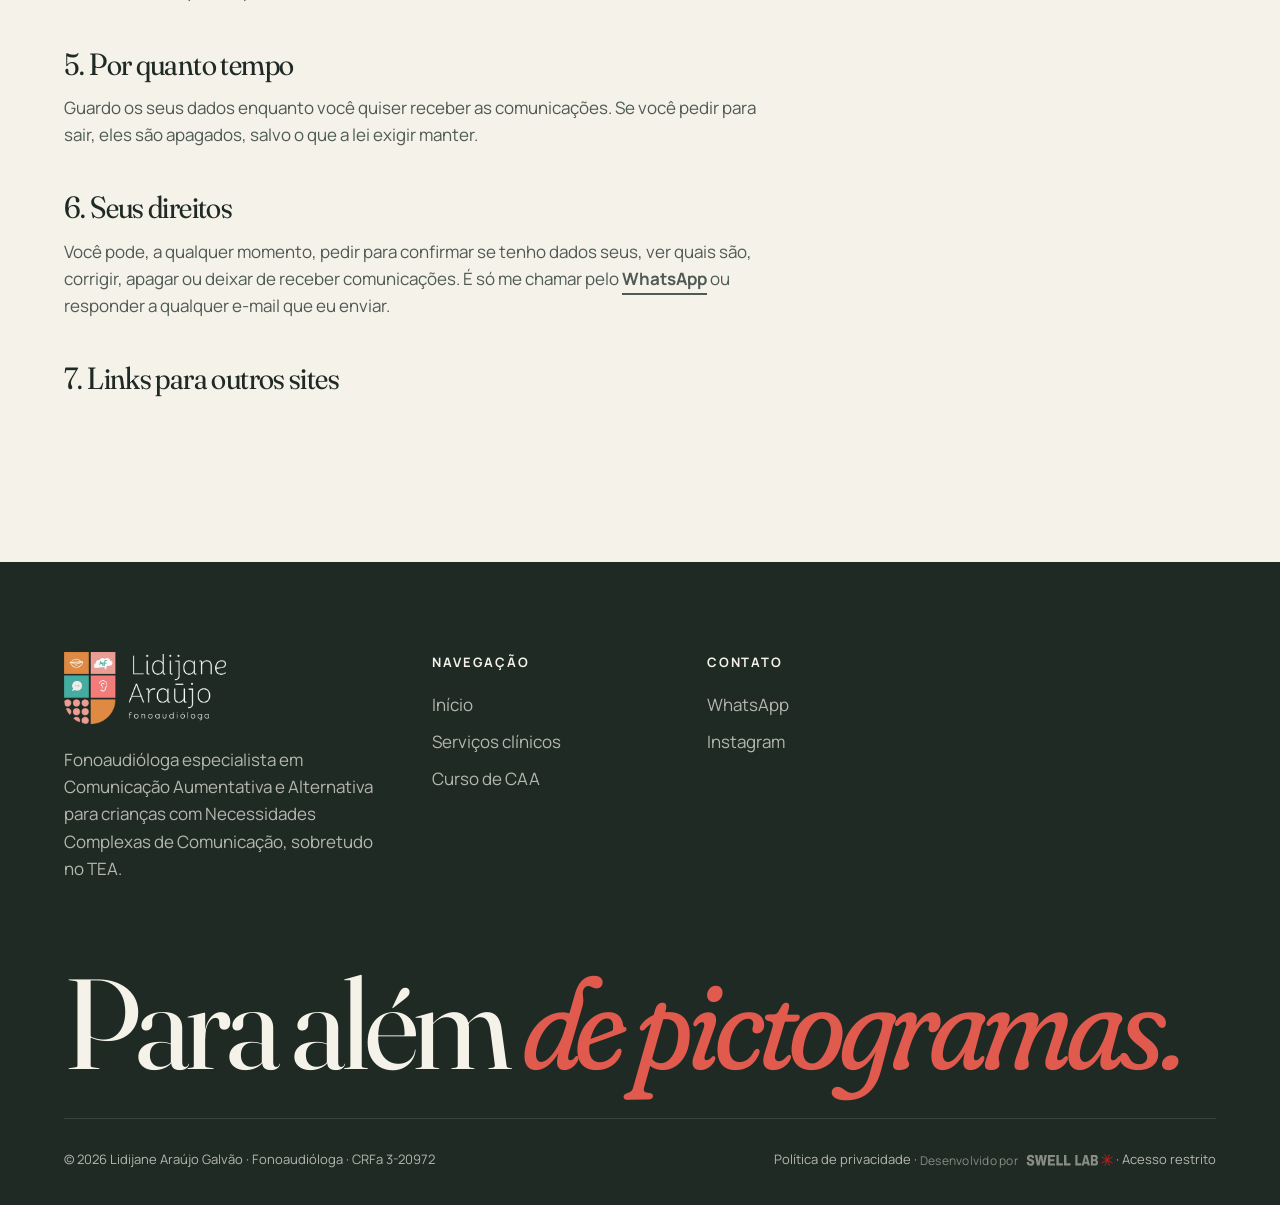
<file: privacidade.html>
<!doctype html>
<html lang="pt-BR">
<head>
  <meta charset="utf-8">
  <meta name="viewport" content="width=device-width, initial-scale=1">
  <title>Política de privacidade · Lidijane Araújo</title>
  <meta name="description" content="Como o site de Lidijane Araújo coleta, usa e protege os seus dados pessoais."><meta name="robots" content="noindex">
  <link rel="icon" type="image/png" href="assets/img/simbolo-lidijane-192.png">
  <link rel="apple-touch-icon" href="assets/img/simbolo-lidijane-192.png">
  <link rel="preload" href="assets/fonts/fraunces-normal-latin.woff2" as="font" type="font/woff2" crossorigin>
  <link rel="preload" href="assets/fonts/fraunces-italic-latin.woff2" as="font" type="font/woff2" crossorigin>
  <link rel="preload" href="assets/fonts/manrope-normal-latin.woff2" as="font" type="font/woff2" crossorigin>
  <link rel="preload" href="assets/js/vendor/gsap.min.js" as="script">
  <link rel="preload" href="assets/js/vendor/ScrollTrigger.min.js" as="script">
  <link rel="preload" href="assets/js/vendor/SplitText.min.js" as="script">
  <link rel="preload" href="assets/js/vendor/Flip.min.js" as="script">
  <link rel="preload" href="assets/js/vendor/lenis.min.js" as="script">
  <link rel="preload" href="assets/js/main.js" as="script">
  <link rel="stylesheet" href="assets/css/style.css">
  <script>document.documentElement.classList.add('js');setTimeout(function(){if(!window.gsap)document.documentElement.classList.remove('js')},3000)</script>
  <!-- Meta Pixel Code -->
  <script>
  !function(f,b,e,v,n,t,s)
  {if(f.fbq)return;n=f.fbq=function(){n.callMethod?
  n.callMethod.apply(n,arguments):n.queue.push(arguments)};
  if(!f._fbq)f._fbq=n;n.push=n;n.loaded=!0;n.version='2.0';
  n.queue=[];function l(){t=b.createElement(e);t.async=!0;
  t.src=v;s=b.getElementsByTagName(e)[0];
  s.parentNode.insertBefore(t,s)}
  if(b.readyState==='complete')l();else f.addEventListener('load',function(){setTimeout(l,0)})}(window, document,'script',
  'https://connect.facebook.net/en_US/fbevents.js');
  fbq('init', '3195814143953340');
  fbq('track', 'PageView');
  </script>
  <noscript><img height="1" width="1" style="display:none"
  src="https://www.facebook.com/tr?id=3195814143953340&ev=PageView&noscript=1"
  /></noscript>
  <!-- End Meta Pixel Code -->
  <!-- Google tag (gtag.js) -->
  <script async src="https://www.googletagmanager.com/gtm.js?id=GTM-N482FJZF"></script>
  <script>
    window.dataLayer = window.dataLayer || [];
    function gtag(){dataLayer.push(arguments);}
    gtag('js', new Date());
  </script>
  <!-- End Google tag -->
</head>
<body>

  <div class="transition" aria-hidden="true"><span></span><span></span><span></span><span></span><span></span></div>
  <div class="cursor" aria-hidden="true"><span class="cursor__label"></span></div>

  <header class="nav">
    <a href="index.html" class="brand" aria-label="Lidijane Araújo — início">
      <img class="brand__logo" src="assets/img/logo-lidijane.webp" alt="Lidijane Araújo · Fonoaudióloga" width="1421" height="631">
    </a>
    <ul class="nav__links">
      <li><a href="index.html">Início</a></li>
      <li><a href="servicos.html">Serviços clínicos</a></li>
      <li><a href="curso.html">Curso de CAA</a></li>
      <!-- OCULTO-TEMP-FERRAMENTAS: <li><a href="ferramentas.html">Ferramentas</a></li> -->
    </ul>
    <!-- OCULTO-TEMP-FERRAMENTAS: <a href="ferramentas.html#captura" class="btn nav__cta" data-magnetic>Materiais grátis</a> -->
    <button class="nav__burger" aria-label="Abrir menu" aria-expanded="false"><span></span><span></span></button>
  </header>
  <div class="mobile-menu">
    <ul>
      <li><a class="big" href="index.html">Início</a></li>
      <li><a class="big" href="servicos.html">Serviços <em>clínicos</em></a></li>
      <li><a class="big" href="curso.html">Curso <em>de CAA</em></a></li>
      <!-- OCULTO-TEMP-FERRAMENTAS: <li><a class="big" href="ferramentas.html">Ferramentas</a></li> -->
    </ul>
    <div class="mobile-menu__foot">
      <!-- OCULTO-TEMP-FERRAMENTAS: <a href="ferramentas.html#captura" class="btn btn--coral">Receber materiais grátis</a> -->
      <a href="https://instagram.com/lidijanearaujofono" target="_blank" rel="noopener" class="link-u" style="justify-self:center">@lidijanearaujofono</a>
    </div>
  </div>

  <main>
    <section class="phero" style="padding-bottom:40px">
      <div class="wrap">
        <div class="crumbs" data-intro-fade><a href="index.html">Início</a> / Política de privacidade</div>
        <h1 data-intro-split>Política de <em>privacidade.</em></h1>
        <p class="lead" data-intro-fade style="max-width:60ch;margin-top:24px">Como este site coleta, usa e protege os seus dados, em linguagem simples e de acordo com a Lei Geral de Proteção de Dados (Lei nº 13.709/2018).</p>
      </div>
    </section>

    <section class="sec" style="padding-top:0">
      <div class="wrap">
        <article class="legal">
          <p class="legal__date">Última atualização: novembro de 2026</p>

          <h2>1. Quem cuida dos seus dados</h2>
          <p>A responsável pelos dados coletados neste site é <b>Lidijane Araújo Galvão</b>, fonoaudióloga (CRFa 3-20972). Para qualquer assunto sobre os seus dados, fale comigo pelo <a href="#" data-wa="os meus dados pessoais (privacidade)" class="link-u">WhatsApp</a>.</p>

          <h2>2. Quais dados eu coleto</h2>
          <p>Quando você pede um material gratuito, eu recebo os dados que você mesmo informa no formulário:</p>
          <ul>
            <li>nome, e-mail e WhatsApp;</li>
            <li>cidade (opcional);</li>
            <li>perfil (por exemplo, fonoaudióloga, mãe/pai ou professor) e o material escolhido;</li>
            <li>a página e a campanha de origem do acesso (parâmetros de anúncio, como <code>utm_source</code>).</li>
          </ul>
          <p>Além disso, o site usa o <b>Pixel da Meta</b> (Facebook e Instagram), que registra visitas e ações no site por meio de cookies, para medir os anúncios e mostrar conteúdo relevante.</p>

          <h2>3. Para que eu uso esses dados</h2>
          <ul>
            <li>enviar o material que você pediu;</li>
            <li>enviar conteúdos, novos materiais e ofertas sobre CAA, como o curso <em>CAA: Para Além de Pictogramas</em>;</li>
            <li>responder ao seu contato;</li>
            <li>entender quais anúncios e páginas funcionam melhor.</li>
          </ul>
          <p>A base legal é o seu <b>consentimento</b>, dado ao marcar a caixa no formulário. Você pode retirá-lo a qualquer momento.</p>

          <h2>4. Com quem os dados são compartilhados</h2>
          <p>Eu não vendo nem empresto os seus dados. Eles ficam armazenados em serviços que uso para operar o site:</p>
          <ul>
            <li><b>Google Firebase</b>, banco de dados em nuvem onde os cadastros ficam guardados, com acesso restrito por login somente à Lidijane e à equipe autorizada;</li>
            <li><b>Meta</b> (Pixel), para a medição de anúncios;</li>
            <li><b>Cloudflare</b>, que hospeda o site.</li>
          </ul>

          <h2>5. Por quanto tempo</h2>
          <p>Guardo os seus dados enquanto você quiser receber as comunicações. Se você pedir para sair, eles são apagados, salvo o que a lei exigir manter.</p>

          <h2>6. Seus direitos</h2>
          <p>Você pode, a qualquer momento, pedir para confirmar se tenho dados seus, ver quais são, corrigir, apagar ou deixar de receber comunicações. É só me chamar pelo <a href="#" data-wa="os meus dados pessoais (privacidade)" class="link-u">WhatsApp</a> ou responder a qualquer e-mail que eu enviar.</p>

          <h2>7. Links para outros sites</h2>
          <!-- OCULTO-TEMP-FERRAMENTAS: <p>A página de ferramentas tem links para lojas (Amazon, Mercado Livre, Shopee) e aplicativos. Ao clicar, você sai deste site e passa a seguir a política de privacidade de cada um. Alguns desses links são de afiliada, como explicado na própria página.</p> -->
        </article>
      </div>
    </section>
  </main>

  <footer class="footer">
    <div class="wrap">
      <div class="footer__top">
        <div>
          <a href="index.html" class="brand"><img class="brand__logo" src="assets/img/logo-lidijane-branco.webp" loading="lazy" decoding="async" alt="Lidijane Araújo · Fonoaudióloga" width="1421" height="631"></a>
          <p style="margin-top:22px;max-width:34ch">Fonoaudióloga especialista em Comunicação Aumentativa e Alternativa para crianças com Necessidades Complexas de Comunicação, sobretudo no TEA.</p>
        </div>
        <div><h3 class="footer__h">Navegação</h3><ul><li><a href="index.html">Início</a></li><li><a href="servicos.html">Serviços clínicos</a></li><li><a href="curso.html">Curso de CAA</a></li><!-- OCULTO-TEMP-FERRAMENTAS: <li><a href="ferramentas.html">Ferramentas</a></li> --></ul></div>
        <!-- OCULTO-TEMP-FERRAMENTAS: <div><h3 class="footer__h">Ferramentas</h3><ul><li><a href="ferramentas.html#biblioteca">Biblioteca</a></li><li><a href="ferramentas.html#captura">Materiais gratuitos</a></li></ul></div> -->
        <div><h3 class="footer__h">Contato</h3><ul><li><a href="#" data-wa="a política de privacidade do site" class="btn-whatsapp">WhatsApp</a></li><li><a href="https://instagram.com/lidijanearaujofono" target="_blank" rel="noopener">Instagram</a></li></ul></div>
      </div>
      <div class="footer__big">Para além <em>de pictogramas.</em></div>
      <div class="footer__bottom">
        <span>© <span data-year>2026</span> Lidijane Araújo Galvão · Fonoaudióloga · CRFa 3-20972</span>
        <span><a href="privacidade.html">Política de privacidade</a> · <a class="swl-credit" href="https://swelllab.com.br" target="_blank" rel="noopener" aria-label="Site desenvolvido por Swell Lab"><span>Desenvolvido por</span><svg class="swl-mark" viewBox="-4 4 1396 192" xmlns="http://www.w3.org/2000/svg" aria-hidden="true" focusable="false"><path fill="currentColor" d="M70.1 192L70.1 192Q57.3 192 46.2 189.4Q35.1 186.8 26.6 180.6Q18.1 174.4 13.2 163.9Q8.4 153.4 8.4 137.9L8.4 137.9Q8.4 136.9 8.4 135.6Q8.4 134.4 8.6 133.4L8.6 133.4L44.8 133.4Q44.8 134.4 44.7 135.5Q44.5 136.6 44.5 137.6L44.5 137.6Q44.5 145.5 47.4 150.2Q50.3 154.9 55.7 156.9Q61.1 158.9 68.4 158.9L68.4 158.9Q72.3 158.9 75.7 158.2Q79.2 157.6 81.9 156.4Q84.7 155.2 86.7 153.2Q88.6 151.2 89.6 148.6Q90.6 146 90.6 142.6L90.6 142.6Q90.6 136.6 87.2 132.9Q83.8 129.2 78.2 126.5Q72.5 123.8 65.5 121.6Q58.4 119.3 50.8 116.8Q43.2 114.2 36.2 110.5Q29.1 106.7 23.4 101.1Q17.6 95.4 14.3 87.1Q11 78.8 11 67.2L11 67.2Q11 53.6 15.5 44Q20.1 34.4 28.1 28.2Q36.2 22 46.6 19.2Q57.1 16.3 68.8 16.3L68.8 16.3Q80.5 16.3 90.7 19.1Q101 21.8 108.7 27.8Q116.4 33.9 120.8 43.3Q125.2 52.7 125.2 65.7L125.2 65.7L125.2 69.9L89.5 69.9L89.5 67.7Q89.5 62 87.3 57.8Q85.1 53.6 80.7 51.2Q76.3 48.7 69.5 48.7L69.5 48.7Q63.1 48.7 58.4 50.4Q53.8 52.2 51.5 55.4Q49.2 58.6 49.2 63L49.2 63Q49.2 68.7 52.5 72.5Q55.8 76.4 61.5 79Q67.3 81.6 74.3 83.7Q81.4 85.8 89 88.3Q96.6 90.9 103.6 94.5Q110.7 98.1 116.4 103.7Q122.2 109.2 125.5 117.1Q128.8 125 128.8 136.4L128.8 136.4Q128.8 155.9 121.3 168.3Q113.8 180.6 100.5 186.3Q87.3 192 70.1 192ZM213.4 189L171.1 189L137.6 19.3L176.8 19.3L191.2 105.3Q192.1 109.7 192.6 114.7Q193.2 119.6 193.8 124.3Q194.5 129 194.9 132.4L194.9 132.4L196.2 132.4Q196.5 130 196.9 126.4Q197.3 122.8 197.9 118.9Q198.5 114.9 199 111.3Q199.6 107.7 199.8 105.3L199.8 105.3L214.8 19.3L255.6 19.3L270.3 105.3Q270.8 108.5 271.4 113.3Q272.1 118.1 272.8 123.2Q273.4 128.2 274.1 132.4L274.1 132.4L275.2 132.4Q275.6 130 276.1 126.5Q276.5 123.1 277 119.2Q277.4 115.4 278.1 111.8Q278.7 108.2 279.2 105.3L279.2 105.3L293.9 19.3L330.3 19.3L296.4 189L254.5 189L238.6 99.6Q237.9 94.9 237.1 89.8Q236.4 84.8 235.7 80.1Q235.1 75.4 234.6 72.2L234.6 72.2L233.5 72.2Q233.1 75.4 232.4 80.6Q231.7 85.8 231 90.8Q230.2 95.9 229.5 99.6L229.5 99.6L213.4 189ZM459.3 189L346.4 189L346.4 19.3L458 19.3L458 53.2L384.1 53.2L384.1 86L448.1 86L448.1 119.3L384.1 119.3L384.1 155.2L459.3 155.2L459.3 189ZM586.3 189L482.5 189L482.5 19.3L520.2 19.3L520.2 153.9L586.3 153.9L586.3 189ZM708.3 189L604.4 189L604.4 19.3L642.1 19.3L642.1 153.9L708.3 153.9L708.3 189ZM881.4 189L785.3 189L785.3 19.3L820.2 19.3L820.2 153.9L881.4 153.9L881.4 189ZM921.6 189L885.9 189L931 19.3L974.4 19.3L1019.7 189L982.6 189L975.4 158.9L928.7 158.9L921.6 189ZM944.8 87.5L935.9 126.3L968.3 126.3L959.5 87.5Q958.9 85 958 81.2Q957.1 77.4 956.3 72.9Q955.4 68.5 954.5 64.1Q953.6 59.8 952.8 56.1L952.8 56.1L951.4 56.1Q950.5 60.8 949.3 66.5Q948.1 72.2 947 77.7Q945.8 83.3 944.8 87.5L944.8 87.5ZM1105.4 189L1033.8 189L1033.8 19.3L1106.8 19.3Q1117.9 19.3 1126.5 24.4Q1135.2 29.4 1140.1 38.7Q1145 48 1145 60.6L1145 60.6Q1145 71.7 1142 79.6Q1139.1 87.5 1134.1 92.5Q1129.1 97.6 1122.8 100.3L1122.8 100.3L1122.8 101.3Q1129.9 103.3 1135.6 108.2Q1141.3 113.2 1144.7 121.6Q1148.1 130 1148.1 142.3L1148.1 142.3Q1148.1 157.6 1142.6 168Q1137 178.4 1127.4 183.7Q1117.7 189 1105.4 189L1105.4 189ZM1068.5 118.1L1068.5 155.4L1099.1 155.4Q1105.4 155.4 1109.2 150.6Q1113 145.8 1113 135.9L1113 135.9Q1113 130.7 1111.3 126.6Q1109.7 122.6 1106.5 120.3Q1103.4 118.1 1098.7 118.1L1098.7 118.1L1068.5 118.1ZM1068.5 51.7L1068.5 87.2L1096.6 87.2Q1100.9 87.2 1103.9 84.9Q1106.8 82.5 1108.4 78.3Q1109.9 74.1 1109.9 68.5L1109.9 68.5Q1109.9 60.8 1106.3 56.2Q1102.8 51.7 1097.1 51.7L1097.1 51.7L1068.5 51.7Z"/><path class="swl-ast" fill="none" stroke="#ed1c24" stroke-width="16" d="M1261 13L1329 187M1329 13L1261 187M1208 53L1382 147M1208 147L1382 53"/></svg></a> · <a href="admin.html" rel="nofollow">Acesso restrito</a></span>
      </div>
    </div>
  </footer>

  <script>
  /* bibliotecas executam logo após a 1ª pintura (a cortina de entrada cobre a página até lá) */
  (function(){var s=["assets/js/vendor/gsap.min.js","assets/js/vendor/ScrollTrigger.min.js","assets/js/vendor/SplitText.min.js","assets/js/vendor/Flip.min.js","assets/js/vendor/lenis.min.js","assets/js/main.js"];
  function go(){s.forEach(function(src){var e=document.createElement('script');e.src=src;e.async=false;document.body.appendChild(e)})}
  var d;function once(){if(!d){d=1;go()}}
  requestAnimationFrame(function(){setTimeout(once,0)});setTimeout(once,100)})();
  </script>
</body>
</html>
</file>
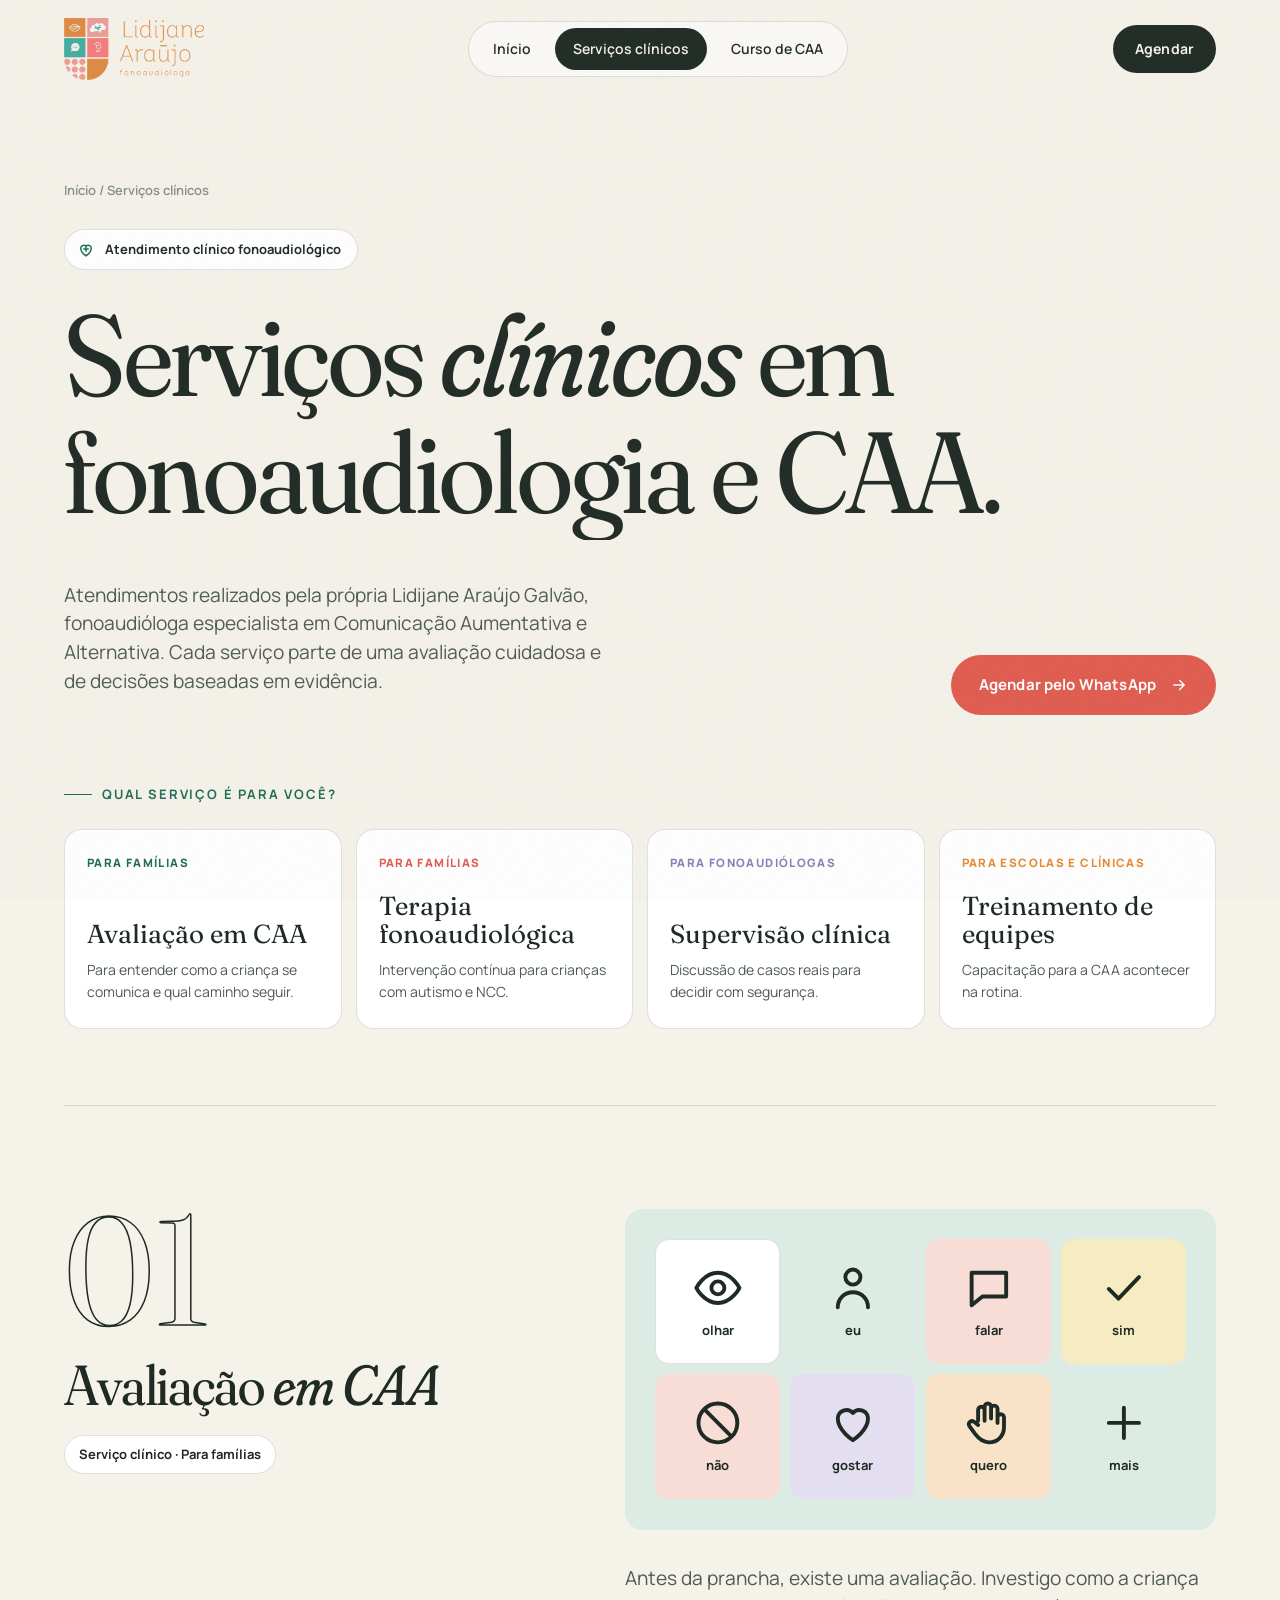
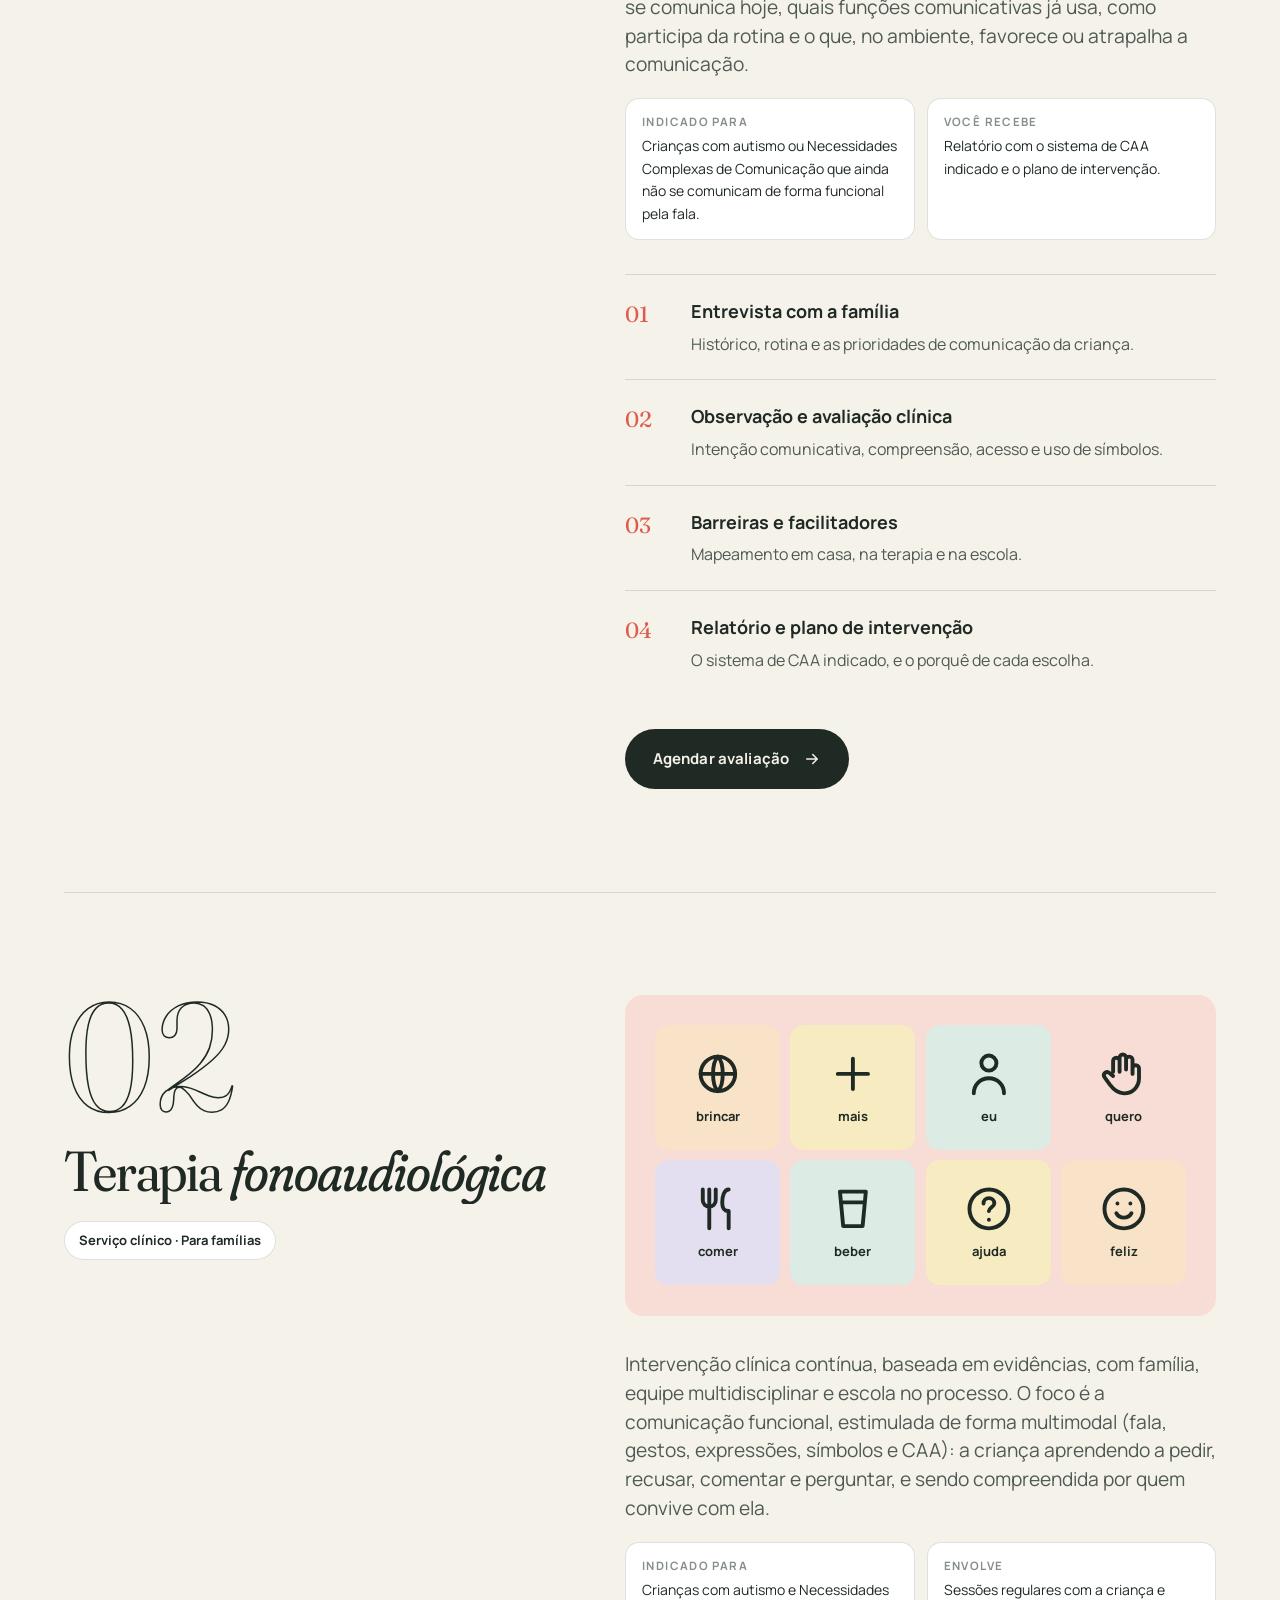
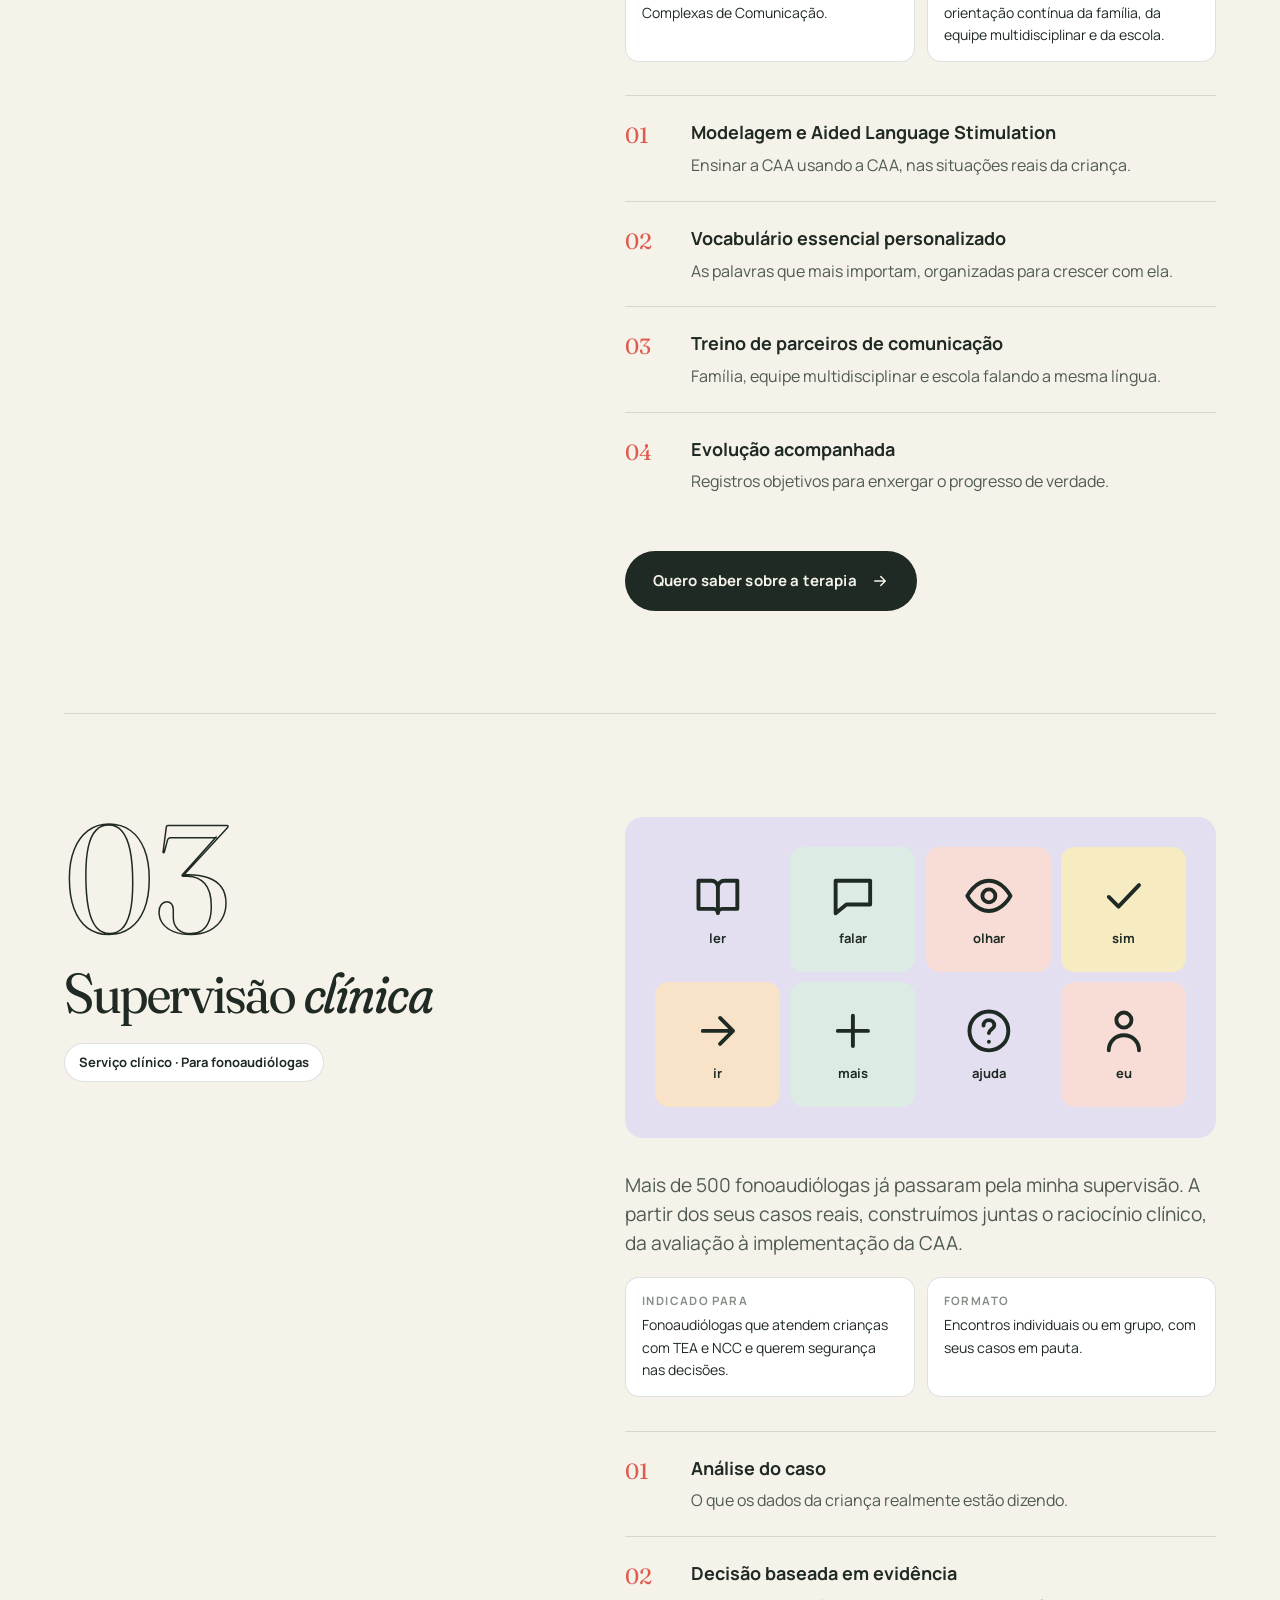
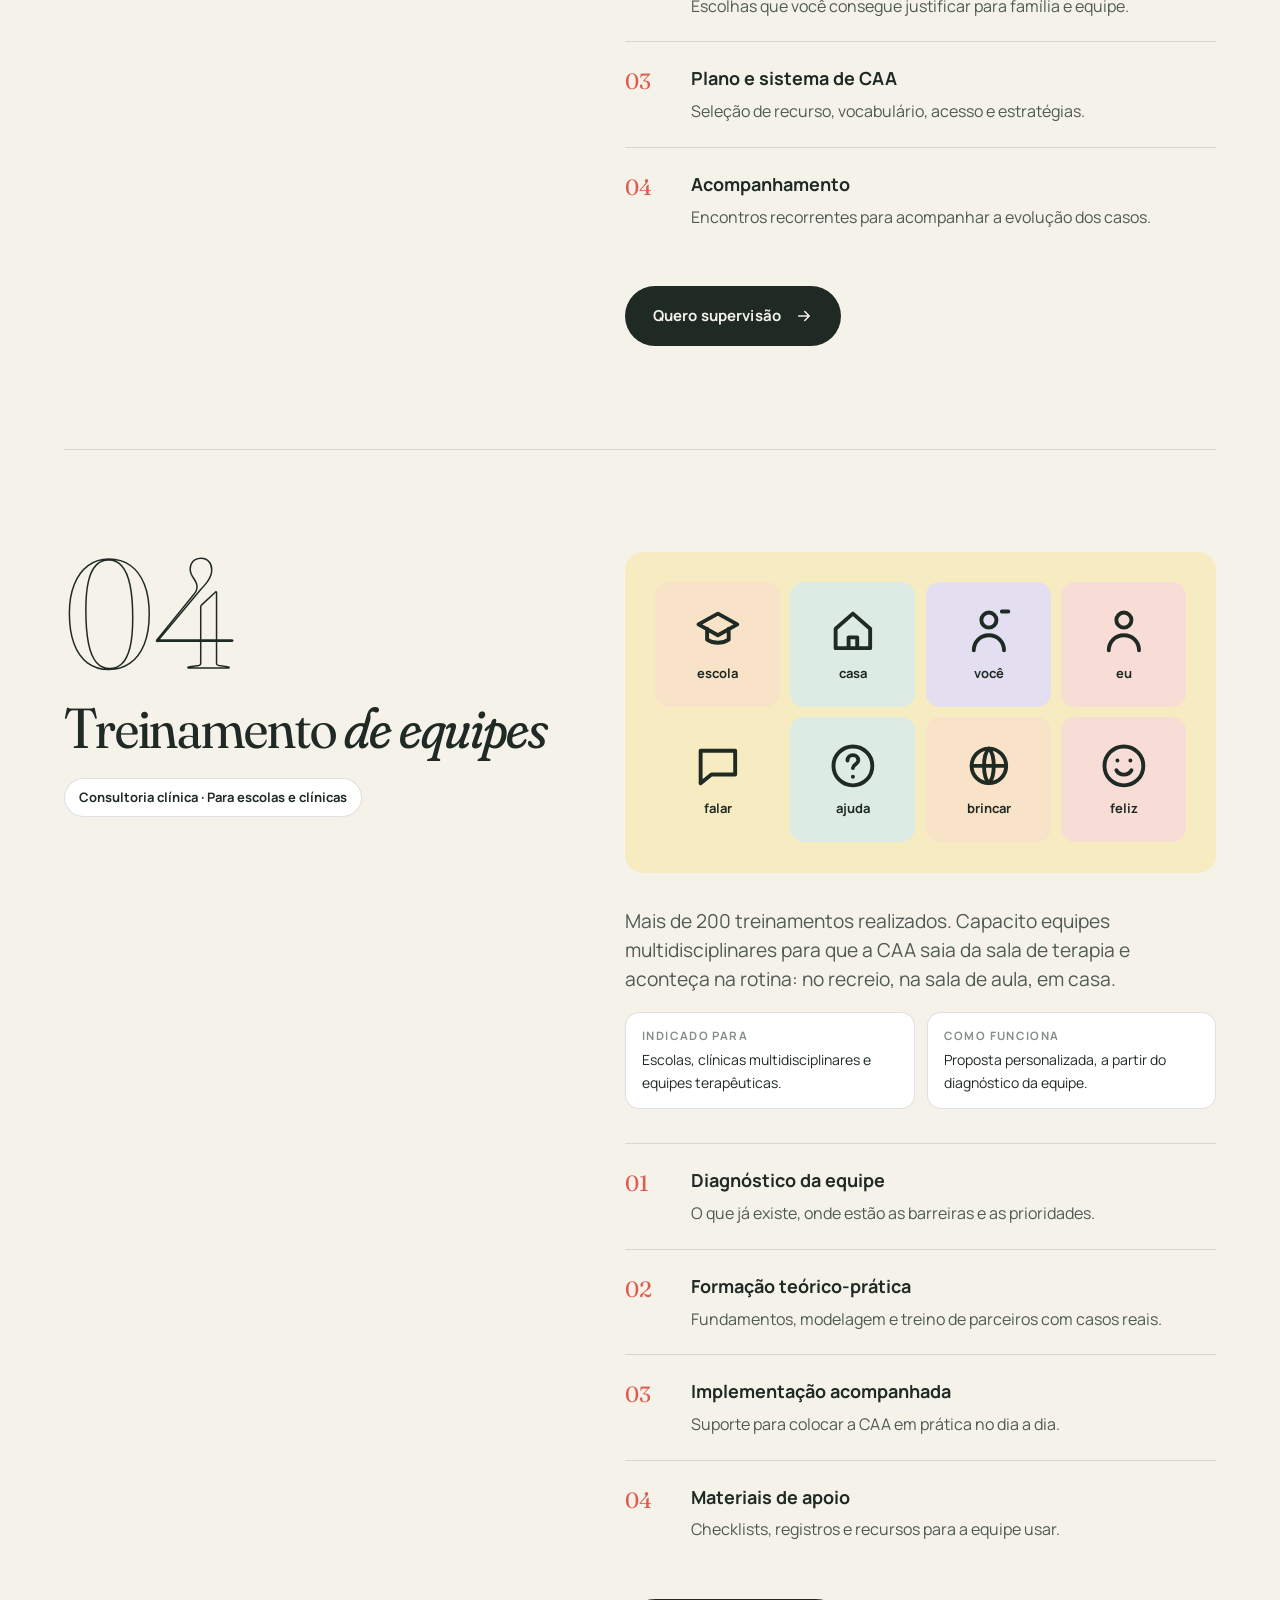
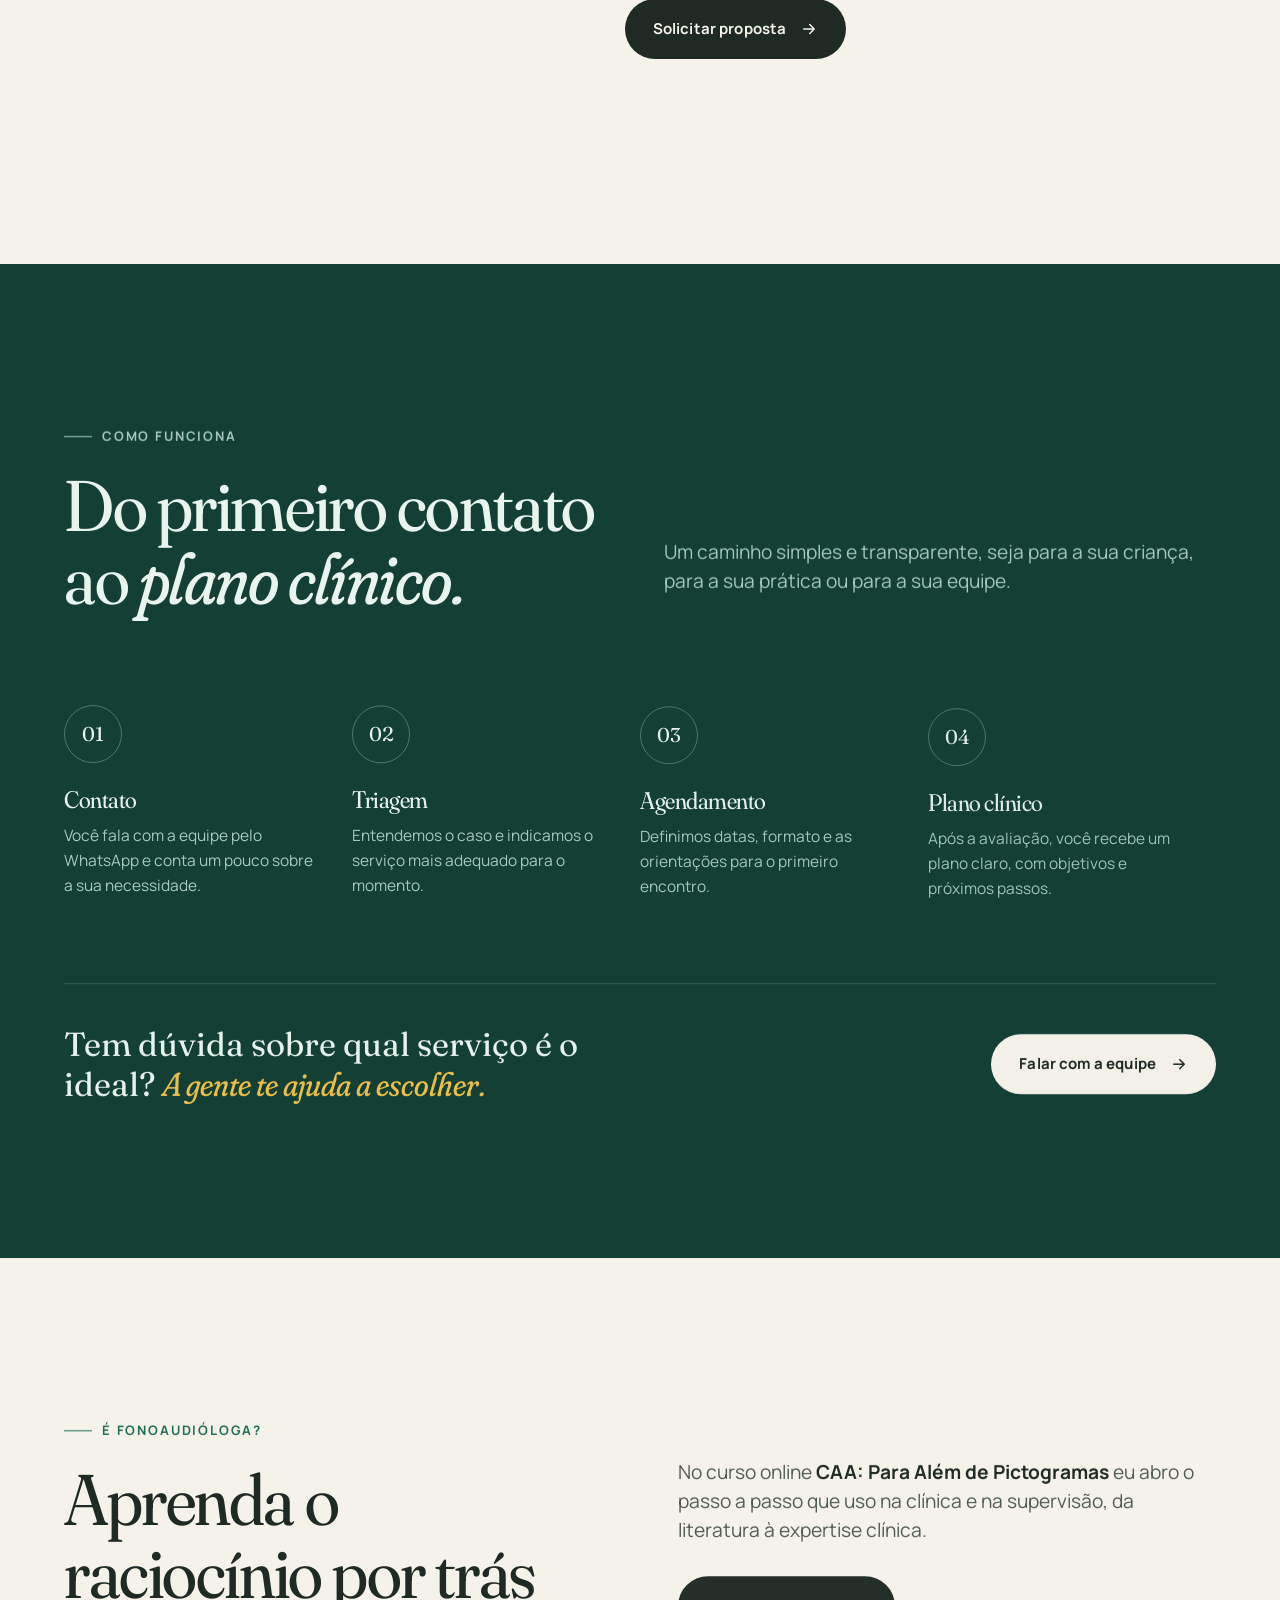
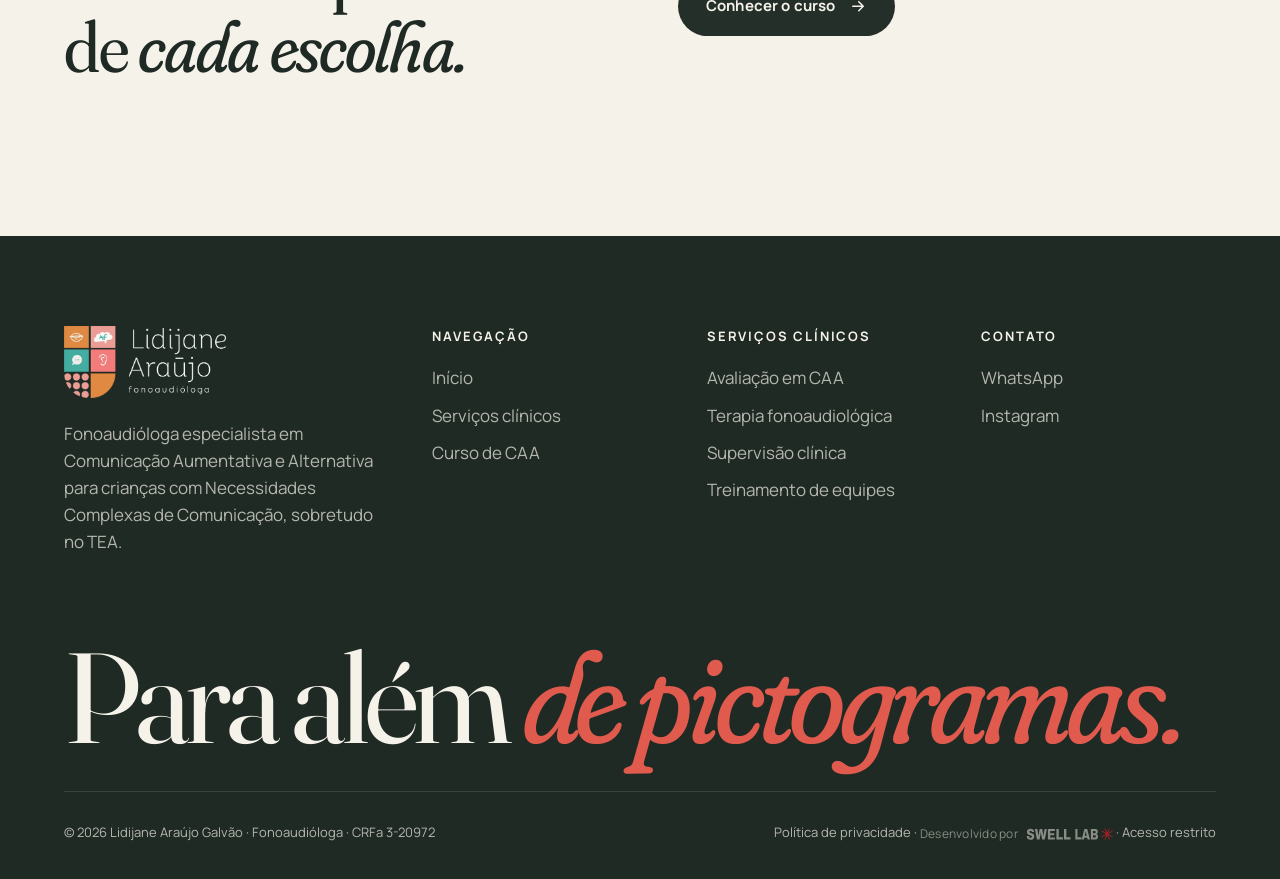
<file: servicos.html>
<!doctype html>
<html lang="pt-BR">
<head>
  <meta charset="utf-8">
  <meta name="viewport" content="width=device-width, initial-scale=1">
  <title>Serviços clínicos · Avaliação, terapia e supervisão em CAA · Lidijane Araújo</title>
  <meta name="description" content="Serviços clínicos de fonoaudiologia com Lidijane Araújo Galvão: avaliação em CAA, terapia fonoaudiológica para crianças com autismo, supervisão clínica para fonoaudiólogas e treinamentos para equipes.">
  <link rel="icon" type="image/png" href="assets/img/simbolo-lidijane-192.png">
  <link rel="apple-touch-icon" href="assets/img/simbolo-lidijane-192.png">
  <link rel="preload" href="assets/fonts/fraunces-normal-latin.woff2" as="font" type="font/woff2" crossorigin>
  <link rel="preload" href="assets/fonts/fraunces-italic-latin.woff2" as="font" type="font/woff2" crossorigin>
  <link rel="preload" href="assets/fonts/manrope-normal-latin.woff2" as="font" type="font/woff2" crossorigin>
  <link rel="preload" href="assets/js/vendor/gsap.min.js" as="script">
  <link rel="preload" href="assets/js/vendor/ScrollTrigger.min.js" as="script">
  <link rel="preload" href="assets/js/vendor/SplitText.min.js" as="script">
  <link rel="preload" href="assets/js/vendor/Flip.min.js" as="script">
  <link rel="preload" href="assets/js/vendor/lenis.min.js" as="script">
  <link rel="preload" href="assets/js/main.js" as="script">
  <link rel="stylesheet" href="assets/css/style.css">
  <script>document.documentElement.classList.add('js');setTimeout(function(){if(!window.gsap)document.documentElement.classList.remove('js')},3000)</script>
  <!-- Meta Pixel Code -->
  <script>
  !function(f,b,e,v,n,t,s)
  {if(f.fbq)return;n=f.fbq=function(){n.callMethod?
  n.callMethod.apply(n,arguments):n.queue.push(arguments)};
  if(!f._fbq)f._fbq=n;n.push=n;n.loaded=!0;n.version='2.0';
  n.queue=[];function l(){t=b.createElement(e);t.async=!0;
  t.src=v;s=b.getElementsByTagName(e)[0];
  s.parentNode.insertBefore(t,s)}
  if(b.readyState==='complete')l();else f.addEventListener('load',function(){setTimeout(l,0)})}(window, document,'script',
  'https://connect.facebook.net/en_US/fbevents.js');
  fbq('init', '3195814143953340');
  fbq('track', 'PageView');
  </script>
  <noscript><img height="1" width="1" style="display:none"
  src="https://www.facebook.com/tr?id=3195814143953340&ev=PageView&noscript=1"
  /></noscript>
  <!-- End Meta Pixel Code -->
  <!-- Google tag (gtag.js) -->
  <script async src="https://www.googletagmanager.com/gtm.js?id=GTM-N482FJZF"></script>
  <script>
    window.dataLayer = window.dataLayer || [];
    function gtag(){dataLayer.push(arguments);}
    gtag('js', new Date());
  </script>
  <!-- End Google tag -->
</head>
<body>

  <div class="transition" aria-hidden="true"><span></span><span></span><span></span><span></span><span></span></div>
  <div class="cursor" aria-hidden="true"><span class="cursor__label"></span></div>

  <header class="nav">
    <a href="index.html" class="brand" aria-label="Lidijane Araújo — início">
      <img class="brand__logo" src="assets/img/logo-lidijane.webp" alt="Lidijane Araújo · Fonoaudióloga" width="1421" height="631">
    </a>
    <ul class="nav__links">
      <li><a href="index.html">Início</a></li>
      <li><a href="servicos.html" class="is-active">Serviços clínicos</a></li>
      <li><a href="curso.html">Curso de CAA</a></li>
      <!-- OCULTO-TEMP-FERRAMENTAS: <li><a href="ferramentas.html">Ferramentas</a></li> -->
    </ul>
    <a href="#" data-wa="um agendamento" class="btn nav__cta btn-whatsapp" id="btn-whatsapp-nav" data-magnetic>Agendar</a>
    <button class="nav__burger" aria-label="Abrir menu" aria-expanded="false"><span></span><span></span></button>
  </header>
  <div class="mobile-menu">
    <ul>
      <li><a class="big" href="index.html">Início</a></li>
      <li><a class="big" href="servicos.html">Serviços <em>clínicos</em></a></li>
      <li><a class="big" href="curso.html">Curso <em>de CAA</em></a></li>
      <!-- OCULTO-TEMP-FERRAMENTAS: <li><a class="big" href="ferramentas.html">Ferramentas</a></li> -->
    </ul>
    <div class="mobile-menu__foot">
      <a href="#" data-wa="um agendamento" class="btn btn--coral btn-whatsapp">Agendar pelo WhatsApp</a>
      <a href="https://instagram.com/lidijanearaujofono" target="_blank" rel="noopener" class="link-u" style="justify-self:center">@lidijanearaujofono</a>
    </div>
  </div>

  <main>
    <section class="phero" style="padding-bottom:60px">
      <div class="wrap">
        <div class="crumbs" data-intro-fade><a href="index.html">Início</a> / Serviços clínicos</div>
        <div style="margin-top:28px" data-intro-fade>
          <span class="clinic-badge"><svg viewBox="0 0 24 24" fill="none" stroke="currentColor" stroke-width="2" stroke-linecap="round" stroke-linejoin="round"><path d="M12 21s-7-4.5-7-10a4 4 0 017-2.6A4 4 0 0119 11c0 5.5-7 10-7 10z"/><path d="M9 12h6M12 9v6"/></svg> Atendimento clínico fonoaudiológico</span>
        </div>
        <h1 data-intro-split>Serviços <em>clínicos</em> em fonoaudiologia e CAA.</h1>
        <div class="phero__row">
          <p class="lead" data-intro-fade>Atendimentos realizados pela própria Lidijane Araújo Galvão, fonoaudióloga especialista em Comunicação Aumentativa e Alternativa. Cada serviço parte de uma avaliação cuidadosa e de decisões baseadas em evidência.</p>
          <a href="#" data-wa="os serviços clínicos" class="btn btn--coral btn-whatsapp" id="btn-whatsapp" data-magnetic data-intro-fade>Agendar pelo WhatsApp
            <svg class="arr" viewBox="0 0 24 24" fill="none" stroke="currentColor" stroke-width="2" stroke-linecap="round" stroke-linejoin="round"><path d="M5 12h14M13 6l6 6-6 6"/></svg></a>
        </div>
      </div>
    </section>

    <!-- ÍNDICE: QUAL SERVIÇO É PARA VOCÊ -->
    <section style="padding-bottom:clamp(40px,6vw,80px)">
      <div class="wrap">
        <p class="kicker" data-reveal style="margin-bottom:24px">Qual serviço é para você?</p>
        <div class="svc-index" data-stagger>
          <a href="#avaliacao" data-cursor="Ver">
            <small class="c-green">Para famílias</small>
            <b>Avaliação em CAA</b>
            <span>Para entender como a criança se comunica e qual caminho seguir.</span>
          </a>
          <a href="#atendimento" data-cursor="Ver">
            <small class="c-coral">Para famílias</small>
            <b>Terapia fonoaudiológica</b>
            <span>Intervenção contínua para crianças com autismo e NCC.</span>
          </a>
          <a href="#supervisao" data-cursor="Ver">
            <small class="c-lilac">Para fonoaudiólogas</small>
            <b>Supervisão clínica</b>
            <span>Discussão de casos reais para decidir com segurança.</span>
          </a>
          <a href="#treinamentos" data-cursor="Ver">
            <small class="c-orange">Para escolas e clínicas</small>
            <b>Treinamento de equipes</b>
            <span>Capacitação para a CAA acontecer na rotina.</span>
          </a>
        </div>
      </div>
    </section>

    <section class="sec--tight" style="padding-top:0">
      <div class="wrap">

        <!-- 01 -->
        <article class="svc-block" id="avaliacao">
          <div class="svc-block__side">
            <div class="svc-block__n" data-reveal>01</div>
            <h2 data-split>Avaliação <em>em CAA</em></h2>
            <span class="svc-block__for" data-reveal>Serviço clínico · Para famílias</span>
          </div>
          <div class="svc-block__body">
            <div class="svc-block__visual" style="background:#DCEBE3" data-reveal><div data-board="olhar:,eu:g,falar:c,sim:y,não:c,gostar:l,quero:o,mais:g"></div></div>
            <p class="lead" data-reveal>Antes da prancha, existe uma avaliação. Investigo como a criança se comunica hoje, quais funções comunicativas já usa, como participa da rotina e o que, no ambiente, favorece ou atrapalha a comunicação.</p>
            <div class="svc-meta" data-reveal>
              <div><b>Indicado para</b>Crianças com autismo ou Necessidades Complexas de Comunicação que ainda não se comunicam de forma funcional pela fala.</div>
              <div><b>Você recebe</b>Relatório com o sistema de CAA indicado e o plano de intervenção.</div>
            </div>
            <ol class="steps" data-stagger>
              <li><div><b>Entrevista com a família</b><span>Histórico, rotina e as prioridades de comunicação da criança.</span></div></li>
              <li><div><b>Observação e avaliação clínica</b><span>Intenção comunicativa, compreensão, acesso e uso de símbolos.</span></div></li>
              <li><div><b>Barreiras e facilitadores</b><span>Mapeamento em casa, na terapia e na escola.</span></div></li>
              <li><div><b>Relatório e plano de intervenção</b><span>O sistema de CAA indicado, e o porquê de cada escolha.</span></div></li>
            </ol>
            <a href="#" data-wa="a avaliação em CAA" class="btn btn-whatsapp" data-magnetic>Agendar avaliação
              <svg class="arr" viewBox="0 0 24 24" fill="none" stroke="currentColor" stroke-width="2" stroke-linecap="round" stroke-linejoin="round"><path d="M5 12h14M13 6l6 6-6 6"/></svg></a>
          </div>
        </article>

        <!-- 02 -->
        <article class="svc-block" id="atendimento">
          <div class="svc-block__side">
            <div class="svc-block__n" data-reveal>02</div>
            <h2 data-split>Terapia <em>fonoaudiológica</em></h2>
            <span class="svc-block__for" data-reveal>Serviço clínico · Para famílias</span>
          </div>
          <div class="svc-block__body">
            <div class="svc-block__visual" style="background:#F8DCD6" data-reveal><div data-board="brincar:o,mais:y,eu:g,quero:c,comer:l,beber:g,ajuda:y,feliz:o"></div></div>
            <p class="lead" data-reveal>Intervenção clínica contínua, baseada em evidências, com família, equipe multidisciplinar e escola no processo. O foco é a comunicação funcional, estimulada de forma multimodal (fala, gestos, expressões, símbolos e CAA): a criança aprendendo a pedir, recusar, comentar e perguntar, e sendo compreendida por quem convive com ela.</p>
            <div class="svc-meta" data-reveal>
              <div><b>Indicado para</b>Crianças com autismo e Necessidades Complexas de Comunicação.</div>
              <div><b>Envolve</b>Sessões regulares com a criança e orientação contínua da família, da equipe multidisciplinar e da escola.</div>
            </div>
            <ol class="steps" data-stagger>
              <li><div><b>Modelagem e Aided Language Stimulation</b><span>Ensinar a CAA usando a CAA, nas situações reais da criança.</span></div></li>
              <li><div><b>Vocabulário essencial personalizado</b><span>As palavras que mais importam, organizadas para crescer com ela.</span></div></li>
              <li><div><b>Treino de parceiros de comunicação</b><span>Família, equipe multidisciplinar e escola falando a mesma língua.</span></div></li>
              <li><div><b>Evolução acompanhada</b><span>Registros objetivos para enxergar o progresso de verdade.</span></div></li>
            </ol>
            <a href="#" data-wa="a terapia fonoaudiológica" class="btn btn-whatsapp" data-magnetic>Quero saber sobre a terapia
              <svg class="arr" viewBox="0 0 24 24" fill="none" stroke="currentColor" stroke-width="2" stroke-linecap="round" stroke-linejoin="round"><path d="M5 12h14M13 6l6 6-6 6"/></svg></a>
          </div>
        </article>

        <!-- 03 -->
        <article class="svc-block" id="supervisao">
          <div class="svc-block__side">
            <div class="svc-block__n" data-reveal>03</div>
            <h2 data-split>Supervisão <em>clínica</em></h2>
            <span class="svc-block__for" data-reveal>Serviço clínico · Para fonoaudiólogas</span>
          </div>
          <div class="svc-block__body">
            <div class="svc-block__visual" style="background:#E3DFF0" data-reveal><div data-board="ler:l,falar:g,olhar:c,sim:y,ir:o,mais:g,ajuda:l,eu:c"></div></div>
            <p class="lead" data-reveal>Mais de 500 fonoaudiólogas já passaram pela minha supervisão. A partir dos seus casos reais, construímos juntas o raciocínio clínico, da avaliação à implementação da CAA.</p>
            <div class="svc-meta" data-reveal>
              <div><b>Indicado para</b>Fonoaudiólogas que atendem crianças com TEA e NCC e querem segurança nas decisões.</div>
              <div><b>Formato</b>Encontros individuais ou em grupo, com seus casos em pauta.</div>
            </div>
            <ol class="steps" data-stagger>
              <li><div><b>Análise do caso</b><span>O que os dados da criança realmente estão dizendo.</span></div></li>
              <li><div><b>Decisão baseada em evidência</b><span>Escolhas que você consegue justificar para família e equipe.</span></div></li>
              <li><div><b>Plano e sistema de CAA</b><span>Seleção de recurso, vocabulário, acesso e estratégias.</span></div></li>
              <li><div><b>Acompanhamento</b><span>Encontros recorrentes para acompanhar a evolução dos casos.</span></div></li>
            </ol>
            <a href="#" data-wa="a supervisão clínica" class="btn btn-whatsapp" data-magnetic>Quero supervisão
              <svg class="arr" viewBox="0 0 24 24" fill="none" stroke="currentColor" stroke-width="2" stroke-linecap="round" stroke-linejoin="round"><path d="M5 12h14M13 6l6 6-6 6"/></svg></a>
          </div>
        </article>

        <!-- 04 -->
        <article class="svc-block" id="treinamentos">
          <div class="svc-block__side">
            <div class="svc-block__n" data-reveal>04</div>
            <h2 data-split>Treinamento <em>de equipes</em></h2>
            <span class="svc-block__for" data-reveal>Consultoria clínica · Para escolas e clínicas</span>
          </div>
          <div class="svc-block__body">
            <div class="svc-block__visual" style="background:#F7EBC2" data-reveal><div data-board="escola:o,casa:g,você:l,eu:c,falar:y,ajuda:g,brincar:o,feliz:c"></div></div>
            <p class="lead" data-reveal>Mais de 200 treinamentos realizados. Capacito equipes multidisciplinares para que a CAA saia da sala de terapia e aconteça na rotina: no recreio, na sala de aula, em casa.</p>
            <div class="svc-meta" data-reveal>
              <div><b>Indicado para</b>Escolas, clínicas multidisciplinares e equipes terapêuticas.</div>
              <div><b>Como funciona</b>Proposta personalizada, a partir do diagnóstico da equipe.</div>
            </div>
            <ol class="steps" data-stagger>
              <li><div><b>Diagnóstico da equipe</b><span>O que já existe, onde estão as barreiras e as prioridades.</span></div></li>
              <li><div><b>Formação teórico-prática</b><span>Fundamentos, modelagem e treino de parceiros com casos reais.</span></div></li>
              <li><div><b>Implementação acompanhada</b><span>Suporte para colocar a CAA em prática no dia a dia.</span></div></li>
              <li><div><b>Materiais de apoio</b><span>Checklists, registros e recursos para a equipe usar.</span></div></li>
            </ol>
            <a href="#" data-wa="treinamentos para equipes" class="btn btn-whatsapp" data-magnetic>Solicitar proposta
              <svg class="arr" viewBox="0 0 24 24" fill="none" stroke="currentColor" stroke-width="2" stroke-linecap="round" stroke-linejoin="round"><path d="M5 12h14M13 6l6 6-6 6"/></svg></a>
          </div>
        </article>
      </div>
    </section>

    <!-- COMO FUNCIONA -->
    <section class="sec sec--green">
      <div class="wrap">
        <div class="sec-head">
          <div>
            <span class="kicker" data-reveal>Como funciona</span>
            <h2 data-split style="margin-top:22px">Do primeiro contato ao <em>plano clínico.</em></h2>
          </div>
          <p class="lead" data-reveal>Um caminho simples e transparente, seja para a sua criança, para a sua prática ou para a sua equipe.</p>
        </div>
        <div class="how" data-stagger>
          <div class="how__step"><h3>Contato</h3><p>Você fala com a equipe pelo WhatsApp e conta um pouco sobre a sua necessidade.</p></div>
          <div class="how__step"><h3>Triagem</h3><p>Entendemos o caso e indicamos o serviço mais adequado para o momento.</p></div>
          <div class="how__step"><h3>Agendamento</h3><p>Definimos datas, formato e as orientações para o primeiro encontro.</p></div>
          <div class="how__step"><h3>Plano clínico</h3><p>Após a avaliação, você recebe um plano claro, com objetivos e próximos passos.</p></div>
        </div>
        <div class="flow-end" data-reveal>
          <p>Tem dúvida sobre qual serviço é o ideal? <em style="color:var(--sun)">A gente te ajuda a escolher.</em></p>
          <a href="#" data-wa="qual serviço é o mais indicado para mim" class="btn btn--light btn-whatsapp" data-magnetic>Falar com a equipe
            <svg class="arr" viewBox="0 0 24 24" fill="none" stroke="currentColor" stroke-width="2" stroke-linecap="round" stroke-linejoin="round"><path d="M5 12h14M13 6l6 6-6 6"/></svg></a>
        </div>
      </div>
    </section>

    <!-- PONTE PARA O CURSO -->
    <section class="sec">
      <div class="wrap grid-2">
        <div>
          <span class="kicker" data-reveal>É fonoaudióloga?</span>
          <h2 data-split style="margin-top:22px">Aprenda o raciocínio por trás de <em>cada escolha.</em></h2>
        </div>
        <div>
          <p class="lead" data-reveal>No curso online <b style="color:var(--ink)">CAA: Para Além de Pictogramas</b> eu abro o passo a passo que uso na clínica e na supervisão, da literatura à expertise clínica.</p>
          <div data-reveal style="margin-top:30px;display:flex;gap:14px;flex-wrap:wrap">
            <a href="curso.html" class="btn" data-magnetic>Conhecer o curso
              <svg class="arr" viewBox="0 0 24 24" fill="none" stroke="currentColor" stroke-width="2" stroke-linecap="round" stroke-linejoin="round"><path d="M5 12h14M13 6l6 6-6 6"/></svg></a>
          </div>
        </div>
      </div>
    </section>
  </main>

  <footer class="footer">
    <div class="wrap">
      <div class="footer__top">
        <div>
          <a href="index.html" class="brand"><img class="brand__logo" src="assets/img/logo-lidijane-branco.webp" loading="lazy" decoding="async" alt="Lidijane Araújo · Fonoaudióloga" width="1421" height="631"></a>
          <p style="margin-top:22px;max-width:34ch">Fonoaudióloga especialista em Comunicação Aumentativa e Alternativa para crianças com Necessidades Complexas de Comunicação, sobretudo no TEA.</p>
        </div>
        <div><h3 class="footer__h">Navegação</h3><ul><li><a href="index.html">Início</a></li><li><a href="servicos.html">Serviços clínicos</a></li><li><a href="curso.html">Curso de CAA</a></li><!-- OCULTO-TEMP-FERRAMENTAS: <li><a href="ferramentas.html">Ferramentas</a></li> --></ul></div>
        <div><h3 class="footer__h">Serviços clínicos</h3><ul><li><a href="#avaliacao">Avaliação em CAA</a></li><li><a href="#atendimento">Terapia fonoaudiológica</a></li><li><a href="#supervisao">Supervisão clínica</a></li><li><a href="#treinamentos">Treinamento de equipes</a></li></ul></div>
        <div><h3 class="footer__h">Contato</h3><ul><li><a href="#" data-wa="seus atendimentos" class="btn-whatsapp">WhatsApp</a></li><li><a href="https://instagram.com/lidijanearaujofono" target="_blank" rel="noopener">Instagram</a></li></ul></div>
      </div>
      <div class="footer__big">Para além <em>de pictogramas.</em></div>
      <div class="footer__bottom">
        <span>© <span data-year>2026</span> Lidijane Araújo Galvão · Fonoaudióloga · CRFa 3-20972</span>
        <span><a href="privacidade.html">Política de privacidade</a> · <a class="swl-credit" href="https://swelllab.com.br" target="_blank" rel="noopener" aria-label="Site desenvolvido por Swell Lab"><span>Desenvolvido por</span><svg class="swl-mark" viewBox="-4 4 1396 192" xmlns="http://www.w3.org/2000/svg" aria-hidden="true" focusable="false"><path fill="currentColor" d="M70.1 192L70.1 192Q57.3 192 46.2 189.4Q35.1 186.8 26.6 180.6Q18.1 174.4 13.2 163.9Q8.4 153.4 8.4 137.9L8.4 137.9Q8.4 136.9 8.4 135.6Q8.4 134.4 8.6 133.4L8.6 133.4L44.8 133.4Q44.8 134.4 44.7 135.5Q44.5 136.6 44.5 137.6L44.5 137.6Q44.5 145.5 47.4 150.2Q50.3 154.9 55.7 156.9Q61.1 158.9 68.4 158.9L68.4 158.9Q72.3 158.9 75.7 158.2Q79.2 157.6 81.9 156.4Q84.7 155.2 86.7 153.2Q88.6 151.2 89.6 148.6Q90.6 146 90.6 142.6L90.6 142.6Q90.6 136.6 87.2 132.9Q83.8 129.2 78.2 126.5Q72.5 123.8 65.5 121.6Q58.4 119.3 50.8 116.8Q43.2 114.2 36.2 110.5Q29.1 106.7 23.4 101.1Q17.6 95.4 14.3 87.1Q11 78.8 11 67.2L11 67.2Q11 53.6 15.5 44Q20.1 34.4 28.1 28.2Q36.2 22 46.6 19.2Q57.1 16.3 68.8 16.3L68.8 16.3Q80.5 16.3 90.7 19.1Q101 21.8 108.7 27.8Q116.4 33.9 120.8 43.3Q125.2 52.7 125.2 65.7L125.2 65.7L125.2 69.9L89.5 69.9L89.5 67.7Q89.5 62 87.3 57.8Q85.1 53.6 80.7 51.2Q76.3 48.7 69.5 48.7L69.5 48.7Q63.1 48.7 58.4 50.4Q53.8 52.2 51.5 55.4Q49.2 58.6 49.2 63L49.2 63Q49.2 68.7 52.5 72.5Q55.8 76.4 61.5 79Q67.3 81.6 74.3 83.7Q81.4 85.8 89 88.3Q96.6 90.9 103.6 94.5Q110.7 98.1 116.4 103.7Q122.2 109.2 125.5 117.1Q128.8 125 128.8 136.4L128.8 136.4Q128.8 155.9 121.3 168.3Q113.8 180.6 100.5 186.3Q87.3 192 70.1 192ZM213.4 189L171.1 189L137.6 19.3L176.8 19.3L191.2 105.3Q192.1 109.7 192.6 114.7Q193.2 119.6 193.8 124.3Q194.5 129 194.9 132.4L194.9 132.4L196.2 132.4Q196.5 130 196.9 126.4Q197.3 122.8 197.9 118.9Q198.5 114.9 199 111.3Q199.6 107.7 199.8 105.3L199.8 105.3L214.8 19.3L255.6 19.3L270.3 105.3Q270.8 108.5 271.4 113.3Q272.1 118.1 272.8 123.2Q273.4 128.2 274.1 132.4L274.1 132.4L275.2 132.4Q275.6 130 276.1 126.5Q276.5 123.1 277 119.2Q277.4 115.4 278.1 111.8Q278.7 108.2 279.2 105.3L279.2 105.3L293.9 19.3L330.3 19.3L296.4 189L254.5 189L238.6 99.6Q237.9 94.9 237.1 89.8Q236.4 84.8 235.7 80.1Q235.1 75.4 234.6 72.2L234.6 72.2L233.5 72.2Q233.1 75.4 232.4 80.6Q231.7 85.8 231 90.8Q230.2 95.9 229.5 99.6L229.5 99.6L213.4 189ZM459.3 189L346.4 189L346.4 19.3L458 19.3L458 53.2L384.1 53.2L384.1 86L448.1 86L448.1 119.3L384.1 119.3L384.1 155.2L459.3 155.2L459.3 189ZM586.3 189L482.5 189L482.5 19.3L520.2 19.3L520.2 153.9L586.3 153.9L586.3 189ZM708.3 189L604.4 189L604.4 19.3L642.1 19.3L642.1 153.9L708.3 153.9L708.3 189ZM881.4 189L785.3 189L785.3 19.3L820.2 19.3L820.2 153.9L881.4 153.9L881.4 189ZM921.6 189L885.9 189L931 19.3L974.4 19.3L1019.7 189L982.6 189L975.4 158.9L928.7 158.9L921.6 189ZM944.8 87.5L935.9 126.3L968.3 126.3L959.5 87.5Q958.9 85 958 81.2Q957.1 77.4 956.3 72.9Q955.4 68.5 954.5 64.1Q953.6 59.8 952.8 56.1L952.8 56.1L951.4 56.1Q950.5 60.8 949.3 66.5Q948.1 72.2 947 77.7Q945.8 83.3 944.8 87.5L944.8 87.5ZM1105.4 189L1033.8 189L1033.8 19.3L1106.8 19.3Q1117.9 19.3 1126.5 24.4Q1135.2 29.4 1140.1 38.7Q1145 48 1145 60.6L1145 60.6Q1145 71.7 1142 79.6Q1139.1 87.5 1134.1 92.5Q1129.1 97.6 1122.8 100.3L1122.8 100.3L1122.8 101.3Q1129.9 103.3 1135.6 108.2Q1141.3 113.2 1144.7 121.6Q1148.1 130 1148.1 142.3L1148.1 142.3Q1148.1 157.6 1142.6 168Q1137 178.4 1127.4 183.7Q1117.7 189 1105.4 189L1105.4 189ZM1068.5 118.1L1068.5 155.4L1099.1 155.4Q1105.4 155.4 1109.2 150.6Q1113 145.8 1113 135.9L1113 135.9Q1113 130.7 1111.3 126.6Q1109.7 122.6 1106.5 120.3Q1103.4 118.1 1098.7 118.1L1098.7 118.1L1068.5 118.1ZM1068.5 51.7L1068.5 87.2L1096.6 87.2Q1100.9 87.2 1103.9 84.9Q1106.8 82.5 1108.4 78.3Q1109.9 74.1 1109.9 68.5L1109.9 68.5Q1109.9 60.8 1106.3 56.2Q1102.8 51.7 1097.1 51.7L1097.1 51.7L1068.5 51.7Z"/><path class="swl-ast" fill="none" stroke="#ed1c24" stroke-width="16" d="M1261 13L1329 187M1329 13L1261 187M1208 53L1382 147M1208 147L1382 53"/></svg></a> · <a href="admin.html" rel="nofollow">Acesso restrito</a></span>
      </div>
    </div>
  </footer>

  <script>
  /* bibliotecas executam logo após a 1ª pintura (a cortina de entrada cobre a página até lá) */
  (function(){var s=["assets/js/vendor/gsap.min.js","assets/js/vendor/ScrollTrigger.min.js","assets/js/vendor/SplitText.min.js","assets/js/vendor/Flip.min.js","assets/js/vendor/lenis.min.js","assets/js/main.js"];
  function go(){s.forEach(function(src){var e=document.createElement('script');e.src=src;e.async=false;document.body.appendChild(e)})}
  var d;function once(){if(!d){d=1;go()}}
  requestAnimationFrame(function(){setTimeout(once,0)});setTimeout(once,100)})();
  </script>
</body>
</html>
</file>
<file: assets/css/style.css>
/* Fontes auto-hospedadas (Fraunces + Manrope, subsets latin e latin-ext) */
/* latin-ext */
@font-face {
  font-family: 'Fraunces';
  font-style: italic;
  font-weight: 300 500;
  font-display: swap;
  src: url(../fonts/fraunces-italic-latin-ext.woff2) format('woff2');
  unicode-range: U+0100-02BA, U+02BD-02C5, U+02C7-02CC, U+02CE-02D7, U+02DD-02FF, U+0304, U+0308, U+0329, U+1D00-1DBF, U+1E00-1E9F, U+1EF2-1EFF, U+2020, U+20A0-20AB, U+20AD-20C4, U+2113, U+2C60-2C7F, U+A720-A7FF;
}
/* latin */
@font-face {
  font-family: 'Fraunces';
  font-style: italic;
  font-weight: 300 500;
  font-display: swap;
  src: url(../fonts/fraunces-italic-latin.woff2) format('woff2');
  unicode-range: U+0000-00FF, U+0131, U+0152-0153, U+02BB-02BC, U+02C6, U+02DA, U+02DC, U+0304, U+0308, U+0329, U+2000-206F, U+20AC, U+2122, U+2191, U+2193, U+2212, U+2215, U+FEFF, U+FFFD;
}
/* latin-ext */
@font-face {
  font-family: 'Fraunces';
  font-style: normal;
  font-weight: 300 500;
  font-display: swap;
  src: url(../fonts/fraunces-normal-latin-ext.woff2) format('woff2');
  unicode-range: U+0100-02BA, U+02BD-02C5, U+02C7-02CC, U+02CE-02D7, U+02DD-02FF, U+0304, U+0308, U+0329, U+1D00-1DBF, U+1E00-1E9F, U+1EF2-1EFF, U+2020, U+20A0-20AB, U+20AD-20C4, U+2113, U+2C60-2C7F, U+A720-A7FF;
}
/* latin */
@font-face {
  font-family: 'Fraunces';
  font-style: normal;
  font-weight: 300 500;
  font-display: swap;
  src: url(../fonts/fraunces-normal-latin.woff2) format('woff2');
  unicode-range: U+0000-00FF, U+0131, U+0152-0153, U+02BB-02BC, U+02C6, U+02DA, U+02DC, U+0304, U+0308, U+0329, U+2000-206F, U+20AC, U+2122, U+2191, U+2193, U+2212, U+2215, U+FEFF, U+FFFD;
}
/* latin-ext */
@font-face {
  font-family: 'Manrope';
  font-style: normal;
  font-weight: 400;
  font-display: swap;
  src: url(../fonts/manrope-normal-latin-ext.woff2) format('woff2');
  unicode-range: U+0100-02BA, U+02BD-02C5, U+02C7-02CC, U+02CE-02D7, U+02DD-02FF, U+0304, U+0308, U+0329, U+1D00-1DBF, U+1E00-1E9F, U+1EF2-1EFF, U+2020, U+20A0-20AB, U+20AD-20C4, U+2113, U+2C60-2C7F, U+A720-A7FF;
}
/* latin */
@font-face {
  font-family: 'Manrope';
  font-style: normal;
  font-weight: 400;
  font-display: swap;
  src: url(../fonts/manrope-normal-latin.woff2) format('woff2');
  unicode-range: U+0000-00FF, U+0131, U+0152-0153, U+02BB-02BC, U+02C6, U+02DA, U+02DC, U+0304, U+0308, U+0329, U+2000-206F, U+20AC, U+2122, U+2191, U+2193, U+2212, U+2215, U+FEFF, U+FFFD;
}
/* latin-ext */
@font-face {
  font-family: 'Manrope';
  font-style: normal;
  font-weight: 500;
  font-display: swap;
  src: url(../fonts/manrope-normal-latin-ext.woff2) format('woff2');
  unicode-range: U+0100-02BA, U+02BD-02C5, U+02C7-02CC, U+02CE-02D7, U+02DD-02FF, U+0304, U+0308, U+0329, U+1D00-1DBF, U+1E00-1E9F, U+1EF2-1EFF, U+2020, U+20A0-20AB, U+20AD-20C4, U+2113, U+2C60-2C7F, U+A720-A7FF;
}
/* latin */
@font-face {
  font-family: 'Manrope';
  font-style: normal;
  font-weight: 500;
  font-display: swap;
  src: url(../fonts/manrope-normal-latin.woff2) format('woff2');
  unicode-range: U+0000-00FF, U+0131, U+0152-0153, U+02BB-02BC, U+02C6, U+02DA, U+02DC, U+0304, U+0308, U+0329, U+2000-206F, U+20AC, U+2122, U+2191, U+2193, U+2212, U+2215, U+FEFF, U+FFFD;
}
/* latin-ext */
@font-face {
  font-family: 'Manrope';
  font-style: normal;
  font-weight: 600;
  font-display: swap;
  src: url(../fonts/manrope-normal-latin-ext.woff2) format('woff2');
  unicode-range: U+0100-02BA, U+02BD-02C5, U+02C7-02CC, U+02CE-02D7, U+02DD-02FF, U+0304, U+0308, U+0329, U+1D00-1DBF, U+1E00-1E9F, U+1EF2-1EFF, U+2020, U+20A0-20AB, U+20AD-20C4, U+2113, U+2C60-2C7F, U+A720-A7FF;
}
/* latin */
@font-face {
  font-family: 'Manrope';
  font-style: normal;
  font-weight: 600;
  font-display: swap;
  src: url(../fonts/manrope-normal-latin.woff2) format('woff2');
  unicode-range: U+0000-00FF, U+0131, U+0152-0153, U+02BB-02BC, U+02C6, U+02DA, U+02DC, U+0304, U+0308, U+0329, U+2000-206F, U+20AC, U+2122, U+2191, U+2193, U+2212, U+2215, U+FEFF, U+FFFD;
}
/* latin-ext */
@font-face {
  font-family: 'Manrope';
  font-style: normal;
  font-weight: 700;
  font-display: swap;
  src: url(../fonts/manrope-normal-latin-ext.woff2) format('woff2');
  unicode-range: U+0100-02BA, U+02BD-02C5, U+02C7-02CC, U+02CE-02D7, U+02DD-02FF, U+0304, U+0308, U+0329, U+1D00-1DBF, U+1E00-1E9F, U+1EF2-1EFF, U+2020, U+20A0-20AB, U+20AD-20C4, U+2113, U+2C60-2C7F, U+A720-A7FF;
}
/* latin */
@font-face {
  font-family: 'Manrope';
  font-style: normal;
  font-weight: 700;
  font-display: swap;
  src: url(../fonts/manrope-normal-latin.woff2) format('woff2');
  unicode-range: U+0000-00FF, U+0131, U+0152-0153, U+02BB-02BC, U+02C6, U+02DA, U+02DC, U+0304, U+0308, U+0329, U+2000-206F, U+20AC, U+2122, U+2191, U+2193, U+2212, U+2215, U+FEFF, U+FFFD;
}
/* latin-ext */
@font-face {
  font-family: 'Manrope';
  font-style: normal;
  font-weight: 800;
  font-display: swap;
  src: url(../fonts/manrope-normal-latin-ext.woff2) format('woff2');
  unicode-range: U+0100-02BA, U+02BD-02C5, U+02C7-02CC, U+02CE-02D7, U+02DD-02FF, U+0304, U+0308, U+0329, U+1D00-1DBF, U+1E00-1E9F, U+1EF2-1EFF, U+2020, U+20A0-20AB, U+20AD-20C4, U+2113, U+2C60-2C7F, U+A720-A7FF;
}
/* latin */
@font-face {
  font-family: 'Manrope';
  font-style: normal;
  font-weight: 800;
  font-display: swap;
  src: url(../fonts/manrope-normal-latin.woff2) format('woff2');
  unicode-range: U+0000-00FF, U+0131, U+0152-0153, U+02BB-02BC, U+02C6, U+02DA, U+02DC, U+0304, U+0308, U+0329, U+2000-206F, U+20AC, U+2122, U+2191, U+2193, U+2212, U+2215, U+FEFF, U+FFFD;
}
/* =========================================================
   Lidijane Araújo Galvão — Fonoaudiologia & CAA
   Design system
   ========================================================= */

:root {
  /* Paleta herdada da landing atual */
  --paper: #F5F2EA;
  --paper-2: #ECE7DA;
  --white: #FFFFFF;
  --green: #1E6B58;
  --green-deep: #133F35;
  --green-soft: #2C8570;
  --coral: #E05B4E;
  --orange: #E68A2E;
  --lilac: #8B7FB8;
  --sun: #EFC14B;
  --ink: #1F2A24;
  --ink-soft: #4E5A53;
  --ink-faint: #858F88;
  --line: rgba(31, 42, 36, .14);
  --on-green: #EAF4EF;
  --on-green-soft: #A9CBBE;

  --serif: "Fraunces", Georgia, "Times New Roman", serif;
  --sans: "Manrope", system-ui, -apple-system, "Segoe UI", sans-serif;

  --pad: clamp(20px, 5vw, 72px);
  --max: 1360px;
  --radius: 18px;
  --ease: cubic-bezier(.65, .05, .36, 1);
}

*, *::before, *::after { box-sizing: border-box; }
html { -webkit-text-size-adjust: 100%; }
body {
  margin: 0;
  background: var(--paper);
  color: var(--ink);
  font-family: var(--sans);
  font-size: 17px;
  line-height: 1.6;
  -webkit-font-smoothing: antialiased;
  overflow-x: hidden;
}
img { max-width: 100%; display: block; }
a { color: inherit; text-decoration: none; }
button { font: inherit; color: inherit; background: none; border: 0; cursor: pointer; }
::selection { background: var(--coral); color: var(--white); }

/* grão sutil de papel */
body::after {
  content: "";
  position: fixed; inset: 0;
  pointer-events: none;
  z-index: 9000;
  opacity: .06;
  background-image: url("data:image/svg+xml,%3Csvg xmlns='http://www.w3.org/2000/svg' width='160' height='160'%3E%3Cfilter id='n'%3E%3CfeTurbulence type='fractalNoise' baseFrequency='.9' numOctaves='2' stitchTiles='stitch'/%3E%3C/filter%3E%3Crect width='100%25' height='100%25' filter='url(%23n)'/%3E%3C/svg%3E");
}

/* ---------- Tipografia ---------- */
.display, h1, h2, h3 {
  font-family: var(--serif);
  font-weight: 400;
  letter-spacing: -.02em;
  line-height: 1.02;
  margin: 0;
  font-variation-settings: "opsz" 144, "SOFT" 50;
}
h1 { font-size: clamp(48px, 8.4vw, 132px); }
h2 { font-size: clamp(38px, 5.6vw, 84px); }
h3 { font-size: clamp(24px, 2.4vw, 34px); line-height: 1.1; }
em, .it { font-style: italic; font-variation-settings: "opsz" 144, "SOFT" 100, "WONK" 1; }
p { margin: 0 0 1em; }
.lead { font-size: clamp(18px, 1.5vw, 22px); line-height: 1.5; color: var(--ink-soft); max-width: 46ch; }
.kicker {
  display: inline-flex; align-items: center; gap: 10px;
  font-size: 13px; font-weight: 700; letter-spacing: .14em; text-transform: uppercase;
  color: var(--green);
}
.kicker::before { content: ""; width: 28px; height: 1.5px; background: currentColor; }
.muted { color: var(--ink-soft); }
.c-coral { color: var(--coral); }
.c-green { color: var(--green); }
.c-orange { color: var(--orange); }
.c-lilac { color: var(--lilac); }

/* linhas do SplitText */
.split-line { overflow: hidden; padding-bottom: .08em; margin-bottom: -.08em; }

/* ---------- Layout ---------- */
.wrap { width: 100%; max-width: var(--max); margin: 0 auto; padding: 0 var(--pad); }
.sec { padding: clamp(90px, 12vw, 180px) 0; position: relative; }
.sec--tight { padding: clamp(60px, 8vw, 110px) 0; }
.sec--green { background: var(--green-deep); color: var(--on-green); }
.sec--green .kicker { color: var(--on-green-soft); }
.sec--green .lead, .sec--green .muted { color: var(--on-green-soft); }
.sec--paper2 { background: var(--paper-2); }
.grid-2 { display: grid; grid-template-columns: 1fr 1fr; gap: clamp(32px, 6vw, 100px); align-items: center; }
.sec-head { display: grid; grid-template-columns: 1fr 1fr; gap: 40px; align-items: end; margin-bottom: clamp(48px, 7vw, 100px); }
.sec-head .lead { justify-self: end; }
.rule { height: 1px; background: var(--line); border: 0; margin: 0; transform-origin: left; }

/* ---------- Botões ---------- */
.btn {
  --bg: var(--ink); --fg: var(--paper);
  position: relative; display: inline-flex; align-items: center; gap: 14px;
  padding: 18px 28px; border-radius: 100px;
  background: var(--bg); color: var(--fg);
  font-weight: 700; font-size: 15px; letter-spacing: .01em;
  overflow: hidden; isolation: isolate;
  transition: color .4s var(--ease);
}
.btn::before {
  content: ""; position: absolute; inset: 0; z-index: -1;
  background: var(--coral);
  transform: translateY(101%); border-radius: 50% 50% 0 0;
  transition: transform .55s var(--ease), border-radius .55s var(--ease);
}
.btn:hover::before { transform: translateY(0); border-radius: 0; }
.btn .arr { width: 18px; height: 18px; transition: transform .4s var(--ease); }
.btn:hover .arr { transform: translateX(4px) rotate(-45deg); }
.btn--coral { --bg: var(--coral); --fg: var(--white); }
.btn--coral::before { background: var(--ink); }
.btn--light { --bg: var(--paper); --fg: var(--ink); }
.btn--light:hover { color: var(--white); }
.btn--ghost { --bg: transparent; --fg: var(--ink); box-shadow: inset 0 0 0 1.5px var(--ink); }
.btn--ghost:hover { color: var(--white); }
.sec--green .btn--ghost { --fg: var(--on-green); box-shadow: inset 0 0 0 1.5px var(--on-green-soft); }

.link-u {
  position: relative; font-weight: 700; display: inline-flex; gap: 8px; align-items: center;
}
.link-u::after {
  content: ""; position: absolute; left: 0; right: 0; bottom: -3px; height: 1.5px;
  background: currentColor; transform: scaleX(1); transform-origin: right;
  transition: transform .5s var(--ease);
}
.link-u:hover::after { transform: scaleX(0); }

/* ---------- Navegação ---------- */
.nav {
  position: fixed; top: 0; left: 0; right: 0; z-index: 500;
  padding: 18px var(--pad);
  display: flex; align-items: center; justify-content: space-between;
  transition: background .4s, padding .4s;
}
.nav.is-scrolled { background: rgba(245, 242, 234, .86); backdrop-filter: blur(14px); -webkit-backdrop-filter: blur(14px); padding-top: 12px; padding-bottom: 12px; border-bottom: 1px solid var(--line); }
.brand { display: flex; align-items: center; gap: 12px; }
.brand__mark {
  width: 40px; height: 40px; display: grid; grid-template-columns: 1fr 1fr; gap: 3px;
}
.brand__mark span { border-radius: 4px; }
.brand__mark span:nth-child(1) { background: var(--green); }
.brand__mark span:nth-child(2) { background: var(--coral); }
.brand__mark span:nth-child(3) { background: var(--sun); }
.brand__mark span:nth-child(4) { background: var(--lilac); }
.brand__name { font-family: var(--serif); font-size: 21px; line-height: 1; }
.brand__name small { display: block; font-family: var(--sans); font-size: 11px; letter-spacing: .14em; text-transform: uppercase; color: var(--ink-faint); margin-top: 4px; }
.nav__links { display: flex; gap: 6px; list-style: none; margin: 0; padding: 6px; background: rgba(255,255,255,.55); border: 1px solid var(--line); border-radius: 100px; }
.nav__links a { display: block; padding: 10px 18px; border-radius: 100px; font-size: 14px; font-weight: 600; transition: background .3s, color .3s; }
.nav__links a:hover { background: var(--paper-2); }
.nav__links a.is-active { background: var(--ink); color: var(--paper); }
.nav__cta { padding: 13px 22px; font-size: 14px; }
.nav__burger { display: none; width: 46px; height: 46px; border-radius: 50%; background: var(--ink); position: relative; }
.nav__burger span { position: absolute; left: 14px; right: 14px; height: 2px; background: var(--paper); transition: transform .4s var(--ease); }
.nav__burger span:nth-child(1) { top: 19px; }
.nav__burger span:nth-child(2) { top: 26px; }
.menu-open .nav__burger span:nth-child(1) { transform: translateY(3.5px) rotate(45deg); }
.menu-open .nav__burger span:nth-child(2) { transform: translateY(-3.5px) rotate(-45deg); }

.mobile-menu {
  position: fixed; inset: 0; z-index: 400; background: var(--green-deep); color: var(--on-green);
  padding: 120px var(--pad) 40px; display: flex; flex-direction: column; justify-content: space-between;
  clip-path: circle(0% at calc(100% - 50px) 40px); visibility: hidden;
}
.mobile-menu ul { list-style: none; padding: 0; margin: 0; }
.mobile-menu li { overflow: hidden; }
.mobile-menu a.big { display: block; font-family: var(--serif); font-size: clamp(44px, 12vw, 72px); line-height: 1.15; }
.mobile-menu a.big em { color: var(--coral); }

/* ---------- Transição de página (Cores oficiais da marca) ---------- */
.transition {
  position: fixed; inset: 0; z-index: 8000; pointer-events: none;
  display: grid; grid-template-columns: repeat(5, 1fr);
}
.transition span { transform: scaleY(0); transform-origin: bottom; }
.transition span:nth-child(1) { background: #DF8A42; } /* Terracota */
.transition span:nth-child(2) { background: #44AD9F; } /* Verde-água */
.transition span:nth-child(3) { background: #EC9D95; } /* Rosa Blush */
.transition span:nth-child(4) { background: #F37C7A; } /* Coral */
.transition span:nth-child(5) { background: #DF8A42; } /* Terracota */

/* ---------- Cursor ---------- */
.cursor {
  position: fixed; top: 0; left: 0; z-index: 7000; pointer-events: none;
  width: 12px; height: 12px; margin: -6px 0 0 -6px; border-radius: 50%;
  background: var(--coral); mix-blend-mode: multiply;
  display: grid; place-items: center;
}
.cursor__label { font-size: 12px; font-weight: 700; color: var(--white); opacity: 0; letter-spacing: .04em; white-space: nowrap; }
@media (hover: none) { .cursor { display: none; } }

/* ---------- HERO (home) ---------- */
.hero { min-height: 100svh; padding: 140px 0 60px; display: flex; flex-direction: column; justify-content: center; position: relative; overflow: hidden; }
.hero__grid { display: grid; grid-template-columns: 1.15fr .85fr; gap: clamp(30px, 5vw, 80px); align-items: center; }
.hero h1 { margin: 22px 0 30px; }
.hero h1 .hl { position: relative; display: inline-block; }
.hero h1 .hl svg { position: absolute; left: -4%; bottom: -.04em; width: 108%; height: .32em; overflow: visible; }
.hero h1 .hl path { fill: none; stroke: var(--coral); stroke-width: 5; stroke-linecap: round; }
.hero__actions { display: flex; flex-wrap: wrap; gap: 14px; margin-top: 40px; }
.hero__visual { position: relative; aspect-ratio: 4/5; }
.hero__photo { position: absolute; inset: 0; border-radius: 240px 240px var(--radius) var(--radius); overflow: hidden; background: var(--paper-2); }
.hero__photo img { width: 100%; height: 115%; object-fit: cover; object-position: center top; }
.hero__badge {
  position: absolute; left: -12%; bottom: 10%; z-index: 3;
  background: var(--white); border-radius: var(--radius); padding: 18px 22px;
  box-shadow: 0 20px 50px -20px rgba(19, 63, 53, .35);
  display: flex; align-items: center; gap: 14px;
}
.hero__badge b { font-family: var(--serif); font-size: 40px; font-weight: 400; line-height: 1; color: var(--green); }
.hero__badge span { font-size: 13px; line-height: 1.3; color: var(--ink-soft); }
.hero__stamp { position: absolute; right: -6%; top: -4%; width: 130px; height: 130px; z-index: 3; }
.hero__stamp svg { width: 100%; height: 100%; }
.hero__stamp text { font-family: var(--sans); font-size: 10.5px; font-weight: 700; letter-spacing: .2em; text-transform: uppercase; fill: var(--ink); }

/* prancha de comunicação (assinatura visual) */
.board { display: grid; grid-template-columns: repeat(4, 1fr); gap: 10px; }
.tile {
  aspect-ratio: 1; border-radius: 14px; background: var(--white);
  border: 1.5px solid var(--line);
  display: flex; flex-direction: column; align-items: center; justify-content: center; gap: 6px;
  font-weight: 700; font-size: 13px; text-transform: lowercase;
  will-change: transform;
}
.tile svg { width: 42%; height: 42%; }
.tile--g { background: #DCEBE3; border-color: transparent; }
.tile--c { background: #F8DCD6; border-color: transparent; }
.tile--o { background: #F8E3C8; border-color: transparent; }
.tile--l { background: #E3DFF0; border-color: transparent; }
.tile--y { background: #F7EBC2; border-color: transparent; }

.hero__board { position: absolute; right: -4%; bottom: -12%; width: 46%; z-index: 2; transform: rotate(-6deg); }
.hero__board .tile { font-size: 11px; border-radius: 10px; }

.scroll-hint { display: flex; align-items: center; gap: 12px; margin-top: 70px; font-size: 13px; font-weight: 600; color: var(--ink-faint); }
.scroll-hint i { width: 1.5px; height: 44px; background: var(--line); position: relative; overflow: hidden; }
.scroll-hint i::after { content: ""; position: absolute; left: 0; top: -50%; width: 100%; height: 50%; background: var(--coral); animation: drop 1.8s var(--ease) infinite; }
@keyframes drop { to { top: 100%; } }

/* ---------- Marquee ---------- */
.marquee { overflow: hidden; border-block: 1px solid var(--line); padding: 26px 0; background: var(--paper); }
.marquee__track { display: flex; width: max-content; }
.marquee__item { display: flex; align-items: center; gap: 40px; padding-right: 40px; font-family: var(--serif); font-size: clamp(26px, 3vw, 44px); white-space: nowrap; }
.marquee__item i { width: 14px; height: 14px; border-radius: 4px; background: var(--coral); display: inline-block; transform: rotate(45deg); }
.marquee__item:nth-child(even) i { background: var(--green); border-radius: 50%; }
.marquee--green { background: var(--green); color: var(--on-green); border: 0; }
.marquee--green .marquee__item i { background: var(--sun); }

/* ---------- Manifesto (texto que acende) ---------- */
.manifesto { font-family: var(--serif); font-size: clamp(30px, 4.2vw, 64px); line-height: 1.15; letter-spacing: -.015em; max-width: 22ch; }
.manifesto .word { opacity: .14; display: inline-block; }
.manifesto .word.hl-coral { color: var(--coral); }
.manifesto .word.hl-green { color: var(--green); font-style: italic; }

/* ---------- Sobre ---------- */
.about__img { position: relative; border-radius: var(--radius); overflow: hidden; aspect-ratio: 4/5; }
.about__img img { width: 100%; height: 120%; object-fit: cover; }
.about__img .reveal-cover { position: absolute; inset: 0; background: var(--green); transform-origin: top; }
.creds { list-style: none; padding: 0; margin: 36px 0 0; border-top: 1px solid var(--line); }
.creds li { display: grid; grid-template-columns: 48px 1fr; gap: 12px; padding: 18px 0; border-bottom: 1px solid var(--line); }
.creds li b { font-family: var(--serif); font-weight: 400; color: var(--coral); font-size: 20px; }
.chips { display: flex; flex-wrap: wrap; gap: 8px; margin-top: 28px; }
.chip { padding: 8px 16px; border-radius: 100px; border: 1.5px solid var(--line); font-size: 13px; font-weight: 700; background: var(--white); }

/* ---------- Números ---------- */
.stats { display: grid; grid-template-columns: repeat(3, 1fr); border-top: 1px solid rgba(234,244,239,.18); }
.stat { padding: 40px 30px 10px 0; border-right: 1px solid rgba(234,244,239,.18); }
.stat + .stat { padding-left: 30px; }
.stat:last-child { border-right: 0; }
.stat__n { font-family: var(--serif); font-size: clamp(64px, 9vw, 140px); line-height: 1; letter-spacing: -.03em; }
.stat__n sup { font-size: .4em; color: var(--coral); vertical-align: top; position: relative; top: .3em; }
.stat p { color: var(--on-green-soft); margin-top: 12px; max-width: 24ch; }

/* ---------- Lista de serviços (hover com prévia) ---------- */
.svc-list { border-top: 1px solid var(--line); position: relative; }
.svc-row {
  display: grid; grid-template-columns: 80px 1.2fr 1fr 60px; gap: 30px; align-items: center;
  padding: 38px 0; border-bottom: 1px solid var(--line); position: relative;
}
.svc-row::before { content: ""; position: absolute; inset: 0; background: var(--paper-2); transform: scaleY(0); transform-origin: bottom; transition: transform .5s var(--ease); z-index: -1; }
.svc-row:hover::before { transform: scaleY(1); }
.svc-row__n { font-family: var(--serif); font-size: 18px; color: var(--ink-faint); }
.svc-row h3 { transition: transform .5s var(--ease); }
.svc-row:hover h3 { transform: translateX(14px); font-style: italic; }
.svc-row p { margin: 0; color: var(--ink-soft); font-size: 16px; }
.svc-row__arr { width: 54px; height: 54px; border-radius: 50%; border: 1.5px solid var(--line); display: grid; place-items: center; transition: background .4s, border-color .4s, transform .5s var(--ease); }
.svc-row:hover .svc-row__arr { background: var(--coral); border-color: var(--coral); color: var(--white); transform: rotate(-45deg); }
.svc-row__arr svg { width: 20px; height: 20px; }

/* ---------- Cards de entrada (home -> curso / ferramentas) ---------- */
.doors { display: grid; grid-template-columns: 1fr 1fr; gap: 20px; }
.door {
  position: relative; border-radius: calc(var(--radius) + 6px); padding: clamp(28px, 4vw, 54px); min-height: 560px;
  display: flex; flex-direction: column; justify-content: space-between; overflow: hidden; isolation: isolate;
}
.door--course { background: var(--green); color: var(--on-green); }
.door--tools { background: var(--coral); color: var(--white); }
.door h3 { font-size: clamp(34px, 4vw, 60px); max-width: 12ch; }
.door p { max-width: 38ch; opacity: .85; }
.door__tag { align-self: flex-start; padding: 8px 14px; border-radius: 100px; background: rgba(255,255,255,.16); font-size: 12px; font-weight: 700; letter-spacing: .1em; text-transform: uppercase; }
.door__art { position: absolute; right: -40px; top: 50%; width: 52%; transform: translateY(-50%) rotate(8deg); z-index: -1; opacity: .95; }
.door__art .tile { background: rgba(255,255,255,.12); border-color: rgba(255,255,255,.18); color: inherit; }
.door__foot { display: flex; align-items: center; justify-content: space-between; gap: 20px; }
.door__go { width: 72px; height: 72px; border-radius: 50%; background: var(--paper); color: var(--ink); display: grid; place-items: center; transition: transform .6s var(--ease); flex: none; }
.door:hover .door__go { transform: rotate(-45deg) scale(1.08); }
.door__go svg { width: 26px; height: 26px; }

/* ---------- Depoimento / citação ---------- */
.quote { font-family: var(--serif); font-size: clamp(30px, 4vw, 58px); line-height: 1.12; max-width: 20ch; }
.quote-mark { font-family: var(--serif); font-size: 160px; line-height: .6; color: var(--coral); display: block; height: 70px; }

/* ---------- CTA final ---------- */
.cta-final { text-align: center; }
.cta-final h2 { font-size: clamp(48px, 9vw, 150px); max-width: 12ch; margin: 24px auto 40px; }
.cta-final .btns { display: flex; justify-content: center; flex-wrap: wrap; gap: 14px; }

/* ---------- Rodapé ---------- */
.footer { background: var(--ink); color: rgba(245,242,234,.7); padding: 90px 0 36px; overflow: hidden; }
.footer a:hover { color: var(--paper); }
.footer__top { display: grid; grid-template-columns: 1.4fr 1fr 1fr 1fr; gap: 40px; padding-bottom: 70px; }
.footer h4, .footer .footer__h { color: var(--paper); font-size: 13px; letter-spacing: .14em; text-transform: uppercase; margin: 0 0 18px; }
/* h3 do rodapé com a mesma aparência do antigo h4 */
.footer .footer__h { font-family: inherit; font-weight: bold; line-height: inherit; font-variation-settings: normal; }
.footer ul { list-style: none; padding: 0; margin: 0; display: grid; gap: 10px; }
.footer .brand__name { color: var(--paper); }
.footer__big { font-family: var(--serif); font-size: clamp(60px, 15vw, 240px); line-height: .85; color: var(--paper); letter-spacing: -.04em; white-space: nowrap; }
.footer__big em { color: var(--coral); }
.footer__bottom { display: flex; justify-content: space-between; gap: 20px; flex-wrap: wrap; font-size: 13px; padding-top: 30px; border-top: 1px solid rgba(245,242,234,.12); margin-top: 40px; }

/* ---------- Page hero (internas) ---------- */
.phero { padding: 180px 0 80px; position: relative; }
.phero h1 { font-size: clamp(52px, 9vw, 150px); margin: 26px 0 0; }
.phero__row { display: grid; grid-template-columns: 1fr auto; gap: 40px; align-items: end; margin-top: 50px; }
.crumbs { font-size: 13px; font-weight: 600; color: var(--ink-faint); }
.crumbs a:hover { color: var(--ink); }

/* ---------- Serviços (página) ---------- */
.svc-block { display: grid; grid-template-columns: .9fr 1.1fr; gap: clamp(30px, 6vw, 100px); padding: clamp(60px, 8vw, 110px) 0; border-top: 1px solid var(--line); }
.svc-block__side { position: sticky; top: 120px; align-self: start; }
.svc-block__n { font-family: var(--serif); font-size: clamp(90px, 12vw, 180px); line-height: .8; color: transparent; -webkit-text-stroke: 1.5px var(--ink); }
.svc-block__side h2 { font-size: clamp(36px, 4.4vw, 64px); margin-top: 24px; }
.svc-block__for { display: inline-block; margin-top: 22px; padding: 8px 14px; border-radius: 100px; background: var(--white); border: 1.5px solid var(--line); font-size: 13px; font-weight: 700; }
.svc-block__body .lead { max-width: none; }
.steps { list-style: none; padding: 0; margin: 34px 0; counter-reset: s; }
.steps li { counter-increment: s; display: grid; grid-template-columns: 56px 1fr; gap: 10px; padding: 22px 0; border-top: 1px solid var(--line); }
.steps li::before { content: counter(s, decimal-leading-zero); font-family: var(--serif); font-size: 22px; color: var(--coral); }
.steps b { display: block; font-size: 18px; margin-bottom: 4px; }
.steps span { color: var(--ink-soft); font-size: 16px; }
.svc-block__visual { border-radius: var(--radius); padding: 30px; margin-bottom: 34px; }

/* ---------- Curso ---------- */
.course-hero { padding: 160px 0 90px; position: relative; overflow: hidden; }
.course-hero__grid { display: grid; grid-template-columns: 1.1fr .9fr; gap: 60px; align-items: center; }
.pill-live { display: inline-flex; align-items: center; gap: 10px; padding: 9px 16px 9px 12px; border-radius: 100px; background: var(--white); border: 1.5px solid var(--line); font-size: 13px; font-weight: 700; }
.pill-live i { width: 9px; height: 9px; border-radius: 50%; background: var(--coral); box-shadow: 0 0 0 0 rgba(224,91,78,.6); animation: pulse 1.8s infinite; }
@keyframes pulse { 70% { box-shadow: 0 0 0 10px rgba(224,91,78,0); } 100% { box-shadow: 0 0 0 0 rgba(224,91,78,0); } }
.course-hero h1 { font-size: clamp(46px, 6.6vw, 104px); margin: 26px 0; }
.course-hero__photo { position: relative; border-radius: var(--radius); overflow: hidden; aspect-ratio: 4/5; }
.course-hero__photo img { width: 100%; height: 115%; object-fit: cover; }
.course-hero__logo { position: absolute; left: 20px; right: 20px; bottom: 20px; background: rgba(255,255,255,.92); border-radius: 14px; padding: 16px 20px; }
.price-mini { display: flex; align-items: baseline; gap: 12px; margin-top: 26px; font-size: 15px; color: var(--ink-soft); }
.price-mini b { font-family: var(--serif); font-size: 34px; font-weight: 400; color: var(--ink); }

.pains { display: grid; grid-template-columns: repeat(4, 1fr); gap: 16px; }
.pain { background: var(--white); border-radius: var(--radius); padding: 30px 26px; border: 1px solid var(--line); min-height: 300px; display: flex; flex-direction: column; }
.pain__ico { width: 54px; height: 54px; border-radius: 14px; display: grid; place-items: center; margin-bottom: auto; }
.pain__ico svg { width: 26px; height: 26px; }
.pain h3 { font-size: 26px; margin: 40px 0 12px; }
.pain p { color: var(--ink-soft); font-size: 15.5px; margin: 0; }

/* fluxo "antes da prancha" */
.flow { display: grid; grid-template-columns: repeat(4, 1fr); gap: 0; position: relative; margin-top: 70px; }
.flow__line { position: absolute; top: 32px; left: 32px; right: 32px; height: 2px; background: rgba(234,244,239,.18); }
.flow__line i { position: absolute; inset: 0; background: var(--coral); transform-origin: left; transform: scaleX(0); }
.flow__step { padding-right: 30px; position: relative; }
.flow__dot { width: 64px; height: 64px; border-radius: 50%; background: var(--green-deep); border: 2px solid rgba(234,244,239,.3); display: grid; place-items: center; font-family: var(--serif); font-size: 22px; position: relative; z-index: 2; margin-bottom: 28px; transition: background .4s, border-color .4s; }
.flow__step.is-on .flow__dot { background: var(--coral); border-color: var(--coral); }
.flow__step h3 { font-size: 26px; margin-bottom: 10px; }
.flow__step p { color: var(--on-green-soft); font-size: 15.5px; }
.flow-end { margin-top: 70px; padding-top: 40px; border-top: 1px solid rgba(234,244,239,.18); display: flex; justify-content: space-between; align-items: center; gap: 30px; flex-wrap: wrap; }
.flow-end p { font-family: var(--serif); font-size: clamp(24px, 2.6vw, 38px); line-height: 1.2; max-width: 26ch; margin: 0; color: var(--on-green); }

/* módulos: scroll horizontal */
.hscroll { overflow: hidden; }
.hscroll__track { display: flex; gap: 20px; padding-left: var(--pad); padding-right: var(--pad); width: max-content; }
.module {
  width: min(440px, 80vw); min-height: 480px; flex: none; border-radius: calc(var(--radius) + 4px); padding: 36px;
  display: flex; flex-direction: column; background: var(--white); border: 1px solid var(--line); position: relative; overflow: hidden;
}
.module__n { font-family: var(--serif); font-size: 110px; line-height: .8; letter-spacing: -.04em; }
.module h3 { margin: auto 0 14px; font-size: 32px; }
.module p { color: var(--ink-soft); font-size: 15.5px; }
.module__shift { margin-top: 14px; padding-top: 16px; border-top: 1px dashed var(--line); font-size: 14px; font-weight: 700; }
.module--core { background: var(--ink); color: var(--paper); border: 0; }
.module--core p { color: rgba(245,242,234,.7); }
.module--core .module__shift { border-color: rgba(245,242,234,.2); }
.module__tag { position: absolute; top: 36px; right: 36px; padding: 6px 12px; border-radius: 100px; background: var(--coral); color: var(--white); font-size: 11px; font-weight: 800; letter-spacing: .1em; text-transform: uppercase; }
.hscroll__intro { width: min(420px, 80vw); flex: none; padding-right: 40px; display: flex; flex-direction: column; justify-content: center; }
.hscroll__progress { height: 2px; background: var(--line); margin: 50px var(--pad) 0; position: relative; }
.hscroll__progress i { position: absolute; inset: 0; background: var(--ink); transform-origin: left; transform: scaleX(0); }

.deliver { display: grid; grid-template-columns: repeat(4, 1fr); gap: 0; border-top: 1px solid var(--line); }
.deliver > div { padding: 34px 26px 10px 0; border-right: 1px solid var(--line); }
.deliver > div + div { padding-left: 26px; }
.deliver > div:last-child { border-right: 0; }
.deliver b { display: block; font-family: var(--serif); font-weight: 400; font-size: 26px; margin: 18px 0 6px; }
.deliver span { color: var(--ink-soft); font-size: 15px; }
.deliver svg { width: 34px; height: 34px; color: var(--coral); }

/* ---------- Bônus Exclusivos ---------- */
.bonus-grid {
  display: grid;
  grid-template-columns: repeat(2, 1fr);
  gap: 24px;
}
.bonus-card {
  background: var(--white);
  border: 1.5px solid var(--line);
  border-radius: calc(var(--radius) + 4px);
  padding: 34px 32px;
  display: flex;
  flex-direction: column;
  justify-content: space-between;
  position: relative;
  overflow: hidden;
  box-shadow: 0 10px 30px -15px rgba(31, 42, 36, .06);
  transition: transform .4s var(--ease), box-shadow .4s var(--ease), border-color .4s var(--ease);
}
.bonus-card:hover {
  transform: translateY(-5px);
  box-shadow: 0 20px 40px -15px rgba(30, 107, 88, .12);
  border-color: var(--green-soft);
}
.bonus-card__top {
  display: flex;
  justify-content: space-between;
  align-items: center;
  gap: 12px;
  margin-bottom: 20px;
  flex-wrap: wrap;
}
.bonus-card__badge {
  font-size: 11.5px;
  font-weight: 800;
  letter-spacing: .12em;
  text-transform: uppercase;
  padding: 6px 14px;
  border-radius: 100px;
  background: #EAF4EF;
  color: var(--green);
}
.bonus-card__badge--lilac {
  background: #E3DFF0;
  color: var(--lilac);
}
.bonus-card__badge--orange {
  background: #F8E3C8;
  color: var(--orange);
}
.bonus-card__badge--coral {
  background: #F8DCD6;
  color: var(--coral);
}
.bonus-card__val {
  font-size: 13.5px;
  font-weight: 700;
  color: var(--ink-soft);
}
.bonus-card__val del {
  color: var(--ink-faint);
  margin-right: 4px;
}
.bonus-card__val b {
  color: var(--coral);
  font-weight: 800;
  letter-spacing: .02em;
}
.bonus-card__icon {
  width: 52px;
  height: 52px;
  border-radius: 14px;
  display: grid;
  place-items: center;
  margin-bottom: 20px;
}
.bonus-card__icon svg {
  width: 26px;
  height: 26px;
}
.bonus-card h3 {
  font-size: 25px;
  line-height: 1.25;
  margin: 0 0 12px;
  color: var(--ink);
}
.bonus-card__desc {
  font-size: 15px;
  line-height: 1.55;
  color: var(--ink-soft);
  margin: 0 0 22px;
}
.bonus-card__list {
  list-style: none;
  padding: 0;
  margin: 0;
  display: grid;
  gap: 11px;
  border-top: 1px dashed var(--line);
  padding-top: 20px;
}
.bonus-card__list li {
  font-size: 14.5px;
  font-weight: 600;
  color: var(--ink);
  display: flex;
  align-items: flex-start;
  gap: 10px;
  line-height: 1.4;
}
.bonus-card__list li svg {
  width: 18px;
  height: 18px;
  color: var(--green);
  flex-shrink: 0;
  margin-top: 2px;
}

.bonus-summary {
  margin-top: 36px;
  background: linear-gradient(135deg, var(--green) 0%, var(--green-deep) 100%);
  color: var(--on-green);
  border-radius: calc(var(--radius) + 4px);
  padding: 34px 42px;
  display: flex;
  justify-content: space-between;
  align-items: center;
  gap: 30px;
  box-shadow: 0 20px 45px -15px rgba(19, 63, 53, .35);
  flex-wrap: wrap;
}
.bonus-summary__info {
  max-width: 58ch;
}
.bonus-summary__tag {
  display: inline-block;
  font-size: 12px;
  font-weight: 800;
  letter-spacing: .12em;
  text-transform: uppercase;
  color: var(--sun);
  margin-bottom: 8px;
}
.bonus-summary p {
  font-size: 18px;
  line-height: 1.45;
  margin: 0;
  color: var(--on-green);
}
.bonus-summary p b {
  color: var(--white);
}

@media (max-width: 860px) {
  .bonus-grid { grid-template-columns: 1fr; }
  .bonus-summary { padding: 26px; flex-direction: column; align-items: flex-start; }
}

.teacher { display: grid; grid-template-columns: .9fr 1.1fr; gap: clamp(30px, 6vw, 90px); align-items: center; }
.teacher__img { border-radius: var(--radius); overflow: hidden; aspect-ratio: 4/5; }
.teacher__img img { width: 100%; height: 115%; object-fit: cover; }

/* oferta */
.offer { display: grid; grid-template-columns: 1fr 1fr; gap: 0; border-radius: calc(var(--radius) + 8px); overflow: hidden; background: var(--white); border: 1px solid var(--line); }
.offer__list { padding: clamp(30px, 5vw, 60px); }
.offer__list ul { list-style: none; padding: 0; margin: 26px 0 0; }
.offer__list li { display: grid; grid-template-columns: 28px 1fr; gap: 10px; padding: 13px 0; border-bottom: 1px solid var(--line); font-size: 16px; }
.offer__list li svg { width: 20px; height: 20px; color: var(--green); margin-top: 3px; }
.offer__price { background: var(--green-deep); color: var(--on-green); padding: clamp(30px, 5vw, 60px); display: flex; flex-direction: column; justify-content: center; position: relative; overflow: hidden; }
.offer__from { color: var(--on-green-soft); text-decoration: line-through; }
.offer__big { font-family: var(--serif); line-height: .9; margin: 10px 0; display: flex; align-items: flex-start; gap: 8px; }
.offer__big small { font-family: var(--sans); font-size: 18px; margin-top: 14px; }
.offer__big b { font-weight: 400; font-size: clamp(90px, 10vw, 150px); letter-spacing: -.04em; }
.offer__big sup { font-size: 40px; margin-top: 16px; }
.offer__cash { font-size: 18px; margin-bottom: 30px; }
.offer__cash b { color: var(--sun); }
.offer__safe { display: flex; gap: 16px; font-size: 13px; color: var(--on-green-soft); margin-top: 20px; flex-wrap: wrap; }

/* cupom de desconto */
.coupon { margin-top: 22px; padding-top: 20px; border-top: 1px dashed rgba(234, 244, 239, .18); }
.coupon__label { display: inline-flex; align-items: center; gap: 8px; font-size: 13px; font-weight: 600; color: var(--on-green-soft); margin-bottom: 10px; cursor: pointer; }
.coupon__label svg { width: 15px; height: 15px; color: var(--sun); }
.coupon__form { display: flex; gap: 8px; }
.coupon__input { flex: 1; min-width: 0; background: rgba(255, 255, 255, .07); border: 1.5px solid rgba(234, 244, 239, .2); border-radius: 12px; padding: 12px 16px; font: inherit; font-size: 15px; color: var(--on-green); outline: none; transition: border-color .25s, background .25s; }
.coupon__input::placeholder { color: rgba(234, 244, 239, .45); }
.coupon__input:focus { border-color: var(--sun); background: rgba(255, 255, 255, .11); }
.coupon__input.is-error { border-color: #FF7B70; background: rgba(224, 91, 78, .12); }
.coupon__input.is-valid { border-color: var(--sun); background: rgba(239, 193, 75, .12); color: var(--sun); font-weight: 700; }
.coupon__btn { background: rgba(234, 244, 239, .14); color: var(--on-green); border: 1.5px solid rgba(234, 244, 239, .22); border-radius: 12px; padding: 12px 20px; font-size: 14px; font-weight: 700; transition: background .25s, color .25s, border-color .25s, transform .2s; white-space: nowrap; }
.coupon__btn:hover { background: var(--sun); color: var(--ink); border-color: var(--sun); }
.coupon__msg { margin: 8px 0 0; font-size: 13px; font-weight: 600; color: #FF8E85; min-height: 0; }
.coupon__msg:empty { display: none; }
.coupon__unlock { margin-top: 14px; padding: 16px; border-radius: 14px; background: rgba(239, 193, 75, .12); border: 1.5px solid rgba(239, 193, 75, .45); }
.coupon__badge { display: flex; align-items: center; gap: 8px; font-size: 13px; font-weight: 700; color: var(--sun); margin-bottom: 12px; }
.coupon__badge svg { width: 17px; height: 17px; flex: none; }
.coupon__cta { width: 100%; justify-content: center; background: var(--sun); color: var(--ink); font-weight: 800; font-size: 15px; padding: 16px 20px; border-radius: 100px; text-align: center; box-shadow: 0 10px 26px rgba(239, 193, 75, .28); transition: transform .25s var(--ease), box-shadow .25s var(--ease), background .25s; }
.coupon__cta:hover { background: #F7CE5E; transform: translateY(-2px); box-shadow: 0 14px 32px rgba(239, 193, 75, .38); }

.guarantee { display: grid; grid-template-columns: auto 1fr; gap: 50px; align-items: center; }
.seal { width: 200px; height: 200px; position: relative; }
.seal svg { width: 100%; height: 100%; }
.seal__c { position: absolute; inset: 0; display: grid; place-items: center; text-align: center; font-family: var(--serif); line-height: .9; }
.seal__c b { font-size: 64px; font-weight: 400; display: block; }
.seal text { font-family: var(--sans); font-size: 10px; font-weight: 800; letter-spacing: .26em; fill: var(--ink); }

/* FAQ */
.faq { border-top: 1px solid var(--line); }
.faq__item { border-bottom: 1px solid var(--line); }
.faq__q { width: 100%; text-align: left; display: flex; justify-content: space-between; align-items: center; gap: 20px; padding: 28px 0; font-family: var(--serif); font-size: clamp(21px, 2vw, 28px); line-height: 1.2; }
.faq__icon { width: 44px; height: 44px; flex: none; border-radius: 50%; border: 1.5px solid var(--line); position: relative; transition: background .4s, border-color .4s, transform .5s var(--ease); }
.faq__icon::before, .faq__icon::after { content: ""; position: absolute; left: 50%; top: 50%; width: 14px; height: 1.5px; background: currentColor; transform: translate(-50%, -50%); }
.faq__icon::after { transform: translate(-50%, -50%) rotate(90deg); transition: transform .5s var(--ease); }
.faq__item.is-open .faq__icon { background: var(--ink); color: var(--paper); border-color: var(--ink); }
.faq__item.is-open .faq__icon::after { transform: translate(-50%, -50%) rotate(0); }
.faq__a { height: 0; overflow: hidden; }
.faq__a p { padding: 0 60px 28px 0; color: var(--ink-soft); margin: 0; max-width: 70ch; }

/* barra fixa mobile de compra */
.buybar { position: fixed; left: 12px; right: 12px; bottom: 12px; z-index: 450; display: none; align-items: center; justify-content: space-between; gap: 12px; background: var(--ink); color: var(--paper); border-radius: 100px; padding: 8px 8px 8px 22px; transform: translateY(140%); }
.buybar b { font-family: var(--serif); font-weight: 400; font-size: 20px; }
.buybar small { display: block; font-size: 11px; opacity: .7; }
.buybar .btn { padding: 14px 20px; font-size: 14px; }

/* ---------- Ferramentas ---------- */
.tools-filter { display: inline-flex; gap: 6px; padding: 6px; background: var(--white); border: 1px solid var(--line); border-radius: 100px; position: relative; flex-wrap: wrap; }
.tools-filter button { position: relative; z-index: 2; padding: 12px 22px; border-radius: 100px; font-weight: 700; font-size: 14px; transition: color .4s; }
.tools-filter button.is-active { color: var(--paper); }
.tools-filter__pill { position: absolute; z-index: 1; top: 6px; left: 6px; height: calc(100% - 12px); border-radius: 100px; background: var(--ink); }
.tools-grid { display: grid; grid-template-columns: repeat(3, 1fr); gap: 18px; margin-top: 50px; }
.tool {
  background: var(--white); border: 1px solid var(--line); border-radius: calc(var(--radius) + 2px);
  padding: 22px; display: flex; flex-direction: column; min-height: 420px; position: relative; overflow: hidden;
  transition: transform .5s var(--ease), box-shadow .5s var(--ease);
}
.tool:hover { transform: translateY(-6px); box-shadow: 0 30px 60px -30px rgba(19,63,53,.35); }
.tool__art { border-radius: 14px; aspect-ratio: 16/11; display: grid; place-items: center; padding: 22px; margin-bottom: 22px; overflow: hidden; }
.tool__art .board { width: 78%; gap: 6px; }
.tool__art .tile { border-radius: 8px; font-size: 9px; border: 0; }
.tool__meta { display: flex; gap: 8px; flex-wrap: wrap; margin-bottom: 14px; }
.tag { padding: 5px 11px; border-radius: 100px; font-size: 11.5px; font-weight: 800; letter-spacing: .04em; background: var(--paper); }
.tag--free { background: #DCEBE3; color: var(--green-deep); }
.tag--paid { background: #F8DCD6; color: #9C3227; }
.tag--soon { background: #E3DFF0; color: #4D4380; }
.tool h3 { font-size: 26px; margin-bottom: 10px; }
.tool p { color: var(--ink-soft); font-size: 15px; margin-bottom: 20px; }
.tool__foot { margin-top: auto; display: flex; justify-content: space-between; align-items: center; padding-top: 16px; border-top: 1px solid var(--line); font-weight: 700; font-size: 14px; }
.tool__foot svg { width: 18px; height: 18px; transition: transform .4s var(--ease); }
.tool:hover .tool__foot svg { transform: rotate(-45deg); }
.tool.is-hidden { display: none; }

.apps { display: grid; grid-template-columns: repeat(3, 1fr); gap: 0; border-top: 1px solid rgba(234,244,239,.18); }
.app { padding: 40px 30px 30px 0; border-right: 1px solid rgba(234,244,239,.18); }
.app + .app { padding-left: 30px; }
.app:last-child { border-right: 0; }
.app__logo { width: 64px; height: 64px; border-radius: 18px; display: grid; place-items: center; font-family: var(--serif); font-size: 28px; margin-bottom: 26px; }
.app h3 { font-size: 30px; margin-bottom: 10px; }
.app p { color: var(--on-green-soft); font-size: 15.5px; }

.audience { display: grid; grid-template-columns: 1fr 1fr; gap: 20px; }
.aud { border-radius: calc(var(--radius) + 6px); padding: clamp(30px, 4vw, 54px); min-height: 440px; display: flex; flex-direction: column; justify-content: space-between; }
.aud--pro { background: var(--ink); color: var(--paper); }
.aud--fam { background: var(--sun); }
.aud h3 { font-size: clamp(32px, 3.4vw, 50px); }
.aud ul { list-style: none; padding: 0; margin: 30px 0; display: grid; gap: 10px; }
.aud li { display: flex; gap: 12px; align-items: baseline; font-weight: 600; }
.aud li::before { content: ""; width: 8px; height: 8px; border-radius: 2px; background: var(--coral); flex: none; transform: rotate(45deg) translateY(-2px); }

/* newsletter */
.capture { display: grid; grid-template-columns: 1fr 1fr; gap: 50px; align-items: center; background: var(--white); border: 1px solid var(--line); border-radius: calc(var(--radius) + 8px); padding: clamp(30px, 5vw, 70px); }
.capture form { display: grid; gap: 12px; }
.field { width: 100%; padding: 18px 22px; border-radius: 100px; border: 1.5px solid var(--line); background: var(--paper); font: inherit; font-size: 16px; outline: none; transition: border-color .3s; }
.field:focus { border-color: var(--green); }
.radios { display: flex; gap: 8px; flex-wrap: wrap; }
.radios label { cursor: pointer; }
.radios input { position: absolute; opacity: 0; pointer-events: none; }
.radios span { display: inline-block; padding: 10px 18px; border-radius: 100px; border: 1.5px solid var(--line); font-weight: 700; font-size: 14px; transition: all .3s; }
.radios input:checked + span { background: var(--green); color: var(--white); border-color: var(--green); }
.field-label { font-size: 13px; font-weight: 700; color: var(--ink-soft); padding-left: 6px; margin-bottom: -4px; }
.field--select { appearance: none; -webkit-appearance: none; cursor: pointer; padding-right: 50px; color: var(--ink);
  background-image: url("data:image/svg+xml,%3Csvg xmlns='http://www.w3.org/2000/svg' viewBox='0 0 24 24' fill='none' stroke='%231F2A24' stroke-width='2' stroke-linecap='round'%3E%3Cpath d='M6 9l6 6 6-6'/%3E%3C/svg%3E");
  background-repeat: no-repeat; background-position: right 20px center; background-size: 18px; }
.field-row { display: grid; grid-template-columns: 1fr 1fr; gap: 12px; }
@media (max-width: 600px) { .field-row { grid-template-columns: 1fr; } }
.hp { position: absolute; left: -9999px; width: 1px; height: 1px; opacity: 0; }
.consent { display: flex; gap: 10px; align-items: flex-start; font-size: 13px; line-height: 1.5; color: var(--ink-soft); cursor: pointer; margin-top: 4px; }
.consent input { width: 18px; height: 18px; margin: 1px 0 0; flex: none; accent-color: var(--green); }
.form-msg { margin: 0; min-height: 0; font-size: 14px; font-weight: 700; color: #9C3227; }
.form-msg:empty { display: none; }
.legal { max-width: 72ch; }
.legal__date { font-size: 13px; color: var(--ink-faint); }
.legal h2 { font-size: clamp(24px, 2.4vw, 32px); margin: 44px 0 14px; }
.legal p, .legal li { color: var(--ink-soft); }
.legal ul { padding-left: 20px; margin: 0 0 16px; }
.legal li { margin-bottom: 6px; }
.form-done { text-align: center; padding: 12px 0; }
.form-done__actions { display: grid; gap: 16px; justify-items: center; }

/* ---------- Utilidades de animação ---------- */
[data-reveal] { will-change: transform, opacity; }
.no-js [data-reveal] { opacity: 1 !important; }

/* =========================================================
   Responsivo
   ========================================================= */
@media (max-width: 1100px) {
  .nav__links, .nav__cta { display: none; }
  .nav__burger { display: block; }
  .pains { grid-template-columns: 1fr 1fr; }
  .tools-grid { grid-template-columns: 1fr 1fr; }
  .footer__top { grid-template-columns: 1fr 1fr; }
}
@media (max-width: 860px) {
  body { font-size: 16px; }
  .grid-2, .hero__grid, .sec-head, .doors, .svc-block, .course-hero__grid, .teacher, .offer, .audience, .capture, .phero__row { grid-template-columns: 1fr; }
  .sec-head .lead { justify-self: start; }
  .hero { padding-top: 120px; }
  .hero__visual { max-width: 440px; width: 88%; margin: 10px auto 40px; }
  .hero__badge { left: -6%; }
  .hero__stamp { width: 100px; height: 100px; right: -4%; }
  .stats { grid-template-columns: 1fr; }
  .stat, .stat + .stat { padding: 30px 0; border-right: 0; border-bottom: 1px solid rgba(234,244,239,.18); }
  .svc-row { grid-template-columns: 44px 1fr 54px; gap: 16px; padding: 28px 0; }
  .svc-row p { grid-column: 2 / 3; }
  .svc-row__arr { grid-row: 1; grid-column: 3; }
  .door { min-height: 460px; }
  .svc-block__side { position: static; }
  .flow { grid-template-columns: 1fr; gap: 30px; }
  .flow__line { display: none; }
  .flow__step { display: grid; grid-template-columns: 64px 1fr; gap: 20px; padding: 0; }
  .flow__dot { margin: 0; }
  .deliver { grid-template-columns: 1fr 1fr; }
  .deliver > div, .deliver > div + div { padding: 26px 16px 16px 0; border-right: 0; border-bottom: 1px solid var(--line); }
  .bonus { grid-template-columns: 1fr; }
  .guarantee { grid-template-columns: 1fr; gap: 30px; }
  .apps { grid-template-columns: 1fr; }
  .app, .app + .app { padding: 30px 0; border-right: 0; border-bottom: 1px solid rgba(234,244,239,.18); }
  .buybar { display: flex; }
  .faq__a p { padding-right: 0; }
}
@media (max-width: 600px) {
  .pains, .tools-grid { grid-template-columns: 1fr; }
  .footer__top { grid-template-columns: 1fr; }
  .hero__board { display: none; }
  .btn { padding: 16px 22px; }
}

@media (prefers-reduced-motion: reduce) {
  *, *::before, *::after { animation: none !important; transition: none !important; }
}

/* =========================================================
   Ajustes integrados ao JS
   ========================================================= */
.cursor { width: 84px; height: 84px; margin: -42px 0 0 -42px; }
.js .transition span { transform: scaleY(1); }
.tool { transition: translate .5s var(--ease), box-shadow .5s var(--ease); }
.tool:hover { transform: none; translate: 0 -6px; }
.menu-open .brand__name { color: var(--on-green); }
.menu-open .brand__name small { color: var(--on-green-soft); }
.menu-open .nav.is-scrolled { background: transparent; border-color: transparent; backdrop-filter: none; }
.mobile-menu__foot { display: grid; gap: 14px; }
.mobile-menu__foot .btn { justify-content: center; }
html.lenis, html.lenis body { height: auto; }
.lenis.lenis-smooth { scroll-behavior: auto !important; }
.lenis.lenis-stopped { overflow: hidden; }

@media (max-width: 860px) {
  .hscroll { overflow-x: auto; scroll-snap-type: x mandatory; -webkit-overflow-scrolling: touch; padding-bottom: 20px; }
  .hscroll__track { padding-right: var(--pad); }
  .module, .hscroll__intro { scroll-snap-align: start; }
  .hscroll__progress { display: none; }
  .module { min-height: 420px; }
}

.footer__big { white-space: normal; font-size: clamp(54px, 10vw, 170px); }
.course-hero__logo img { max-height: 70px; width: auto; margin: 0 auto; }

.door { min-height: 620px; }
.door__art { top: -46px; right: -46px; width: 42%; transform: rotate(10deg); }
.door h3 { font-size: clamp(34px, 3.6vw, 56px); }
@media (max-width: 860px) { .door__art { width: 52%; top: -30px; right: -40px; opacity: .6; } .door { min-height: 520px; } }
.hero__board { bottom: -4%; }

/* =========================================================
   V2 — novos componentes
   ========================================================= */

/* faixa de credenciais (home) */
.proof-strip { border-block: 1px solid var(--line); background: var(--paper); }
.proof-strip__grid { display: grid; grid-template-columns: repeat(4, 1fr); }
.proof-strip__item { padding: 30px 24px; border-right: 1px solid var(--line); display: flex; gap: 16px; align-items: center; }
.proof-strip__item:first-child { padding-left: 0; }
.proof-strip__item:last-child { border-right: 0; }
.proof-strip__item b { font-family: var(--serif); font-weight: 400; font-size: 38px; line-height: 1; color: var(--green); flex: none; }
.proof-strip__item span { font-size: 14px; line-height: 1.35; color: var(--ink-soft); font-weight: 600; }
.proof-strip__ico { width: 46px; height: 46px; border-radius: 12px; display: grid; place-items: center; flex: none; }
.proof-strip__ico svg { width: 22px; height: 22px; }

/* frentes de atuação */
.fronts { display: grid; grid-template-columns: repeat(4, 1fr); gap: 16px; }
.front { background: var(--white); border: 1px solid var(--line); border-radius: var(--radius); padding: 30px 26px; display: flex; flex-direction: column; min-height: 340px; }
.front__n { font-family: var(--serif); font-size: 15px; color: var(--ink-faint); }
.front h3 { font-size: 30px; margin: auto 0 12px; }
.front p { color: var(--ink-soft); font-size: 15.5px; margin: 0; }
.front__bar { height: 4px; width: 46px; border-radius: 4px; margin-top: 18px; }

/* formações agrupadas */
.methods { display: grid; grid-template-columns: repeat(3, 1fr); gap: 0; border-top: 1px solid var(--line); }
.method { padding: 36px 30px 10px 0; border-right: 1px solid var(--line); }
.method + .method { padding-left: 30px; }
.method:last-child { border-right: 0; }
.method small { font-size: 12px; font-weight: 800; letter-spacing: .14em; text-transform: uppercase; color: var(--coral); }
.method h3 { font-size: 28px; margin: 14px 0 12px; }
.method p { color: var(--ink-soft); font-size: 15.5px; }
.method .chips { margin-top: 18px; }

/* curso: antes x depois */
.compare { display: grid; grid-template-columns: 1fr 1fr; gap: 20px; }
.compare__col { border-radius: calc(var(--radius) + 6px); padding: clamp(28px, 4vw, 50px); }
.compare__col--before { background: var(--white); border: 1px solid var(--line); }
.compare__col--after { background: var(--green-deep); color: var(--on-green); }
.compare__col h3 { font-size: clamp(28px, 2.8vw, 40px); margin: 16px 0 26px; }
.compare__col ul { list-style: none; padding: 0; margin: 0; }
.compare__col li { display: grid; grid-template-columns: 30px 1fr; gap: 10px; padding: 16px 0; border-top: 1px solid var(--line); font-size: 16px; line-height: 1.5; }
.compare__col--after li { border-color: rgba(234,244,239,.16); }
.compare__col li svg { width: 22px; height: 22px; margin-top: 1px; }
.compare__col--before li svg { color: var(--coral); }
.compare__col--after li svg { color: var(--sun); }
.compare__tag { display: inline-block; padding: 7px 14px; border-radius: 100px; font-size: 12px; font-weight: 800; letter-spacing: .1em; text-transform: uppercase; }
.compare__col--before .compare__tag { background: #F8DCD6; color: #9C3227; }
.compare__col--after .compare__tag { background: var(--sun); color: var(--ink); }

/* curso: caso ilustrativo */
.case { display: grid; grid-template-columns: 1fr 1fr; gap: 0; border-radius: calc(var(--radius) + 6px); overflow: hidden; border: 1px solid var(--line); }
.case__col { padding: clamp(28px, 4vw, 50px); }
.case__col--a { background: var(--paper); }
.case__col--b { background: var(--white); border-left: 1px solid var(--line); }
.case__col h3 { font-size: 28px; margin: 12px 0 24px; }
.case__steps { list-style: none; padding: 0; margin: 0; position: relative; }
.case__steps::before { content: ""; position: absolute; left: 11px; top: 8px; bottom: 8px; width: 1.5px; background: var(--line); }
.case__steps li { position: relative; padding: 0 0 22px 40px; font-size: 15.5px; color: var(--ink-soft); }
.case__steps li b { display: block; color: var(--ink); font-size: 16px; margin-bottom: 2px; }
.case__steps li::before { content: ""; position: absolute; left: 4px; top: 5px; width: 16px; height: 16px; border-radius: 50%; background: var(--paper); border: 2px solid var(--ink-faint); }
.case__col--b .case__steps li::before { border-color: var(--green); background: #DCEBE3; }
.case__end { margin-top: 6px; padding: 16px 18px; border-radius: 14px; font-weight: 700; font-size: 15px; }
.case__col--a .case__end { background: #F8DCD6; color: #9C3227; }
.case__col--b .case__end { background: #DCEBE3; color: var(--green-deep); }
.case__label { font-size: 12px; font-weight: 800; letter-spacing: .14em; text-transform: uppercase; color: var(--ink-faint); }
.case-note { font-size: 13px; color: var(--ink-faint); margin-top: 16px; }

/* curso: para quem é */
.fit { display: grid; grid-template-columns: 1.3fr 1fr; gap: 20px; }
.fit__box { border-radius: var(--radius); padding: clamp(26px, 3.5vw, 44px); }
.fit__box--yes { background: var(--white); border: 1px solid var(--line); }
.fit__box--no { background: var(--paper-2); }
.fit__box h3 { font-size: 28px; margin-bottom: 18px; }
.fit__box ul { margin: 0; padding-left: 20px; display: grid; gap: 10px; color: var(--ink-soft); }

/* serviços: índice e como funciona */
.clinic-badge { display: inline-flex; align-items: center; gap: 10px; padding: 9px 16px 9px 12px; border-radius: 100px; background: var(--white); border: 1.5px solid var(--line); font-size: 13px; font-weight: 700; }
.clinic-badge svg { width: 18px; height: 18px; color: var(--green); }
.svc-index { display: grid; grid-template-columns: repeat(4, 1fr); gap: 14px; }
.svc-index a { background: var(--white); border: 1px solid var(--line); border-radius: var(--radius); padding: 24px 22px; display: flex; flex-direction: column; gap: 10px; min-height: 200px; transition: translate .5s var(--ease), box-shadow .5s var(--ease); }
.svc-index a:hover { translate: 0 -5px; box-shadow: 0 24px 50px -28px rgba(19,63,53,.35); }
.svc-index small { font-size: 11.5px; font-weight: 800; letter-spacing: .12em; text-transform: uppercase; }
.svc-index b { font-family: var(--serif); font-weight: 400; font-size: 26px; line-height: 1.1; margin-top: auto; }
.svc-index span { font-size: 14px; color: var(--ink-soft); }
.how { display: grid; grid-template-columns: repeat(4, 1fr); gap: 0; counter-reset: h; }
.how__step { padding: 0 28px 0 0; position: relative; counter-increment: h; }
.how__step::before { content: counter(h, decimal-leading-zero); display: grid; place-items: center; width: 58px; height: 58px; border-radius: 50%; border: 1.5px solid rgba(234,244,239,.3); font-family: var(--serif); font-size: 20px; margin-bottom: 24px; }
.how__step h3 { font-size: 24px; margin-bottom: 10px; }
.how__step p { color: var(--on-green-soft); font-size: 15.5px; }
.svc-meta { display: grid; grid-template-columns: 1fr 1fr; gap: 12px; margin: 0 0 30px; }
.svc-meta div { background: var(--white); border: 1px solid var(--line); border-radius: 14px; padding: 14px 16px; font-size: 14px; }
.svc-meta b { display: block; font-size: 11.5px; letter-spacing: .12em; text-transform: uppercase; color: var(--ink-faint); margin-bottom: 4px; }

/* ferramentas: legenda e novos tipos */
.legend { display: grid; grid-template-columns: repeat(4, 1fr); gap: 14px; }
.legend__item { background: var(--white); border: 1px solid var(--line); border-radius: var(--radius); padding: 24px 22px; }
.legend__item .tag { display: inline-block; margin-bottom: 14px; }
.legend__item h3 { font-size: 22px; margin-bottom: 8px; }
.legend__item p { font-size: 14.5px; color: var(--ink-soft); margin: 0; }
.tag--aff { background: #F7EBC2; color: #6B5310; }
.tag--app { background: #E3DFF0; color: #4D4380; }
.tag--aud { background: var(--paper); color: var(--ink-soft); }
.tool__type { position: absolute; top: 34px; left: 34px; z-index: 2; }
.tool__price { font-family: var(--serif); font-size: 22px; }
.tool .app__logo { width: 64px; height: 64px; margin: 0; }
.aff-note { font-size: 13px; color: var(--ink-faint); margin-top: 30px; max-width: 80ch; }

/* ferramentas: curadoria (transparência, livros, aparelhos, lojas) */
.disclose__n { display: block; font-family: var(--serif); font-size: 15px; color: var(--coral); margin-bottom: 12px; }
.tool.pick { min-height: 0; }
.tool.pick:hover { transform: none; translate: 0; box-shadow: none; }
.pick__by { font-size: 13.5px !important; color: var(--ink-faint) !important; margin: -4px 0 16px !important; }
.pick__why { background: var(--paper); border-radius: 12px; padding: 14px 16px; font-size: 14.5px !important; margin-bottom: 18px !important; }
.pick__why b { display: block; font-size: 11px; letter-spacing: .12em; text-transform: uppercase; color: var(--green); margin-bottom: 4px; }
.stores { margin-top: auto; display: flex; flex-wrap: wrap; gap: 8px; padding-top: 16px; border-top: 1px solid var(--line); }
.store { display: inline-flex; align-items: center; gap: 6px; padding: 9px 14px; border-radius: 100px; border: 1px solid var(--line); font-size: 13px; font-weight: 700; transition: background .3s, color .3s, border-color .3s; }
.store::after { content: "↗"; font-weight: 400; }
.store:hover { background: var(--ink); color: var(--paper); border-color: var(--ink); }
.stores__soon { font-size: 13px; font-weight: 700; color: var(--ink-faint); padding: 9px 0; }
.book { --c: var(--green); width: 40%; aspect-ratio: 2/3; background: var(--c); color: var(--white); border-radius: 4px 10px 10px 4px; padding: 12px 9px 10px 14px; display: flex; flex-direction: column; justify-content: space-between; box-shadow: inset 7px 0 0 rgba(0,0,0,.16), 0 18px 30px -16px rgba(19,63,53,.55); transform: rotate(-3deg); transition: transform .6s var(--ease); }
.tool:hover .book { transform: rotate(0) translateY(-4px); }
.book { container-type: inline-size; }
.book__t { font-family: var(--serif); font-size: 13cqi; line-height: 1.15; }
.book__a { font-size: 5.6cqi; font-weight: 700; letter-spacing: .04em; line-height: 1.35; text-transform: uppercase; opacity: .82; }
.device { width: 80%; background: var(--ink); border-radius: 16px; padding: 9px; box-shadow: 0 18px 30px -16px rgba(19,63,53,.55); }
.device .board { width: 100%; background: var(--white); border-radius: 9px; padding: 7px; }
.device--case { background: var(--coral); padding: 15px; border-radius: 24px; width: 70%; }
.device--glass { position: relative; overflow: hidden; }
.device--glass::after { content: ""; position: absolute; inset: 0; background: linear-gradient(115deg, transparent 40%, rgba(255,255,255,.45) 50%, transparent 60%); }

@media (max-width: 1100px) {
  .fronts, .svc-index, .legend { grid-template-columns: 1fr 1fr; }
  .proof-strip__grid { grid-template-columns: 1fr 1fr; }
  .proof-strip__item:nth-child(2) { border-right: 0; }
  .proof-strip__item:nth-child(3) { padding-left: 0; }
  .proof-strip__item:nth-child(-n+2) { border-bottom: 1px solid var(--line); }
}
@media (max-width: 860px) {
  .methods, .compare, .case, .fit, .how { grid-template-columns: 1fr; }
  .method, .method + .method { padding: 28px 0; border-right: 0; border-bottom: 1px solid var(--line); }
  .case__col--b { border-left: 0; border-top: 1px solid var(--line); }
  .how { gap: 34px; }
  .svc-meta { grid-template-columns: 1fr; }
}
@media (max-width: 600px) {
  .fronts, .svc-index, .legend, .proof-strip__grid { grid-template-columns: 1fr; }
  .proof-strip__item, .proof-strip__item:nth-child(3) { padding: 20px 0; border-right: 0; border-bottom: 1px solid var(--line); }
}

/* Logo oficial */
.brand__logo { display: block; height: 62px; width: auto; transition: height .4s; }
.nav.is-scrolled .brand__logo { height: 48px; }
.footer .brand__logo { height: 72px; }
@media (max-width: 600px) { .brand__logo { height: 42px; } }

/* ---------- Assinatura Swell Lab ---------- */
.swl-credit { display: inline-flex; align-items: center; gap: 8px; vertical-align: middle; color: inherit; text-decoration: none !important; opacity: .7; transition: opacity .3s; }
.swl-credit:hover, .swl-credit:focus-visible { opacity: 1; color: #fff; }
.swl-credit span { font-size: 12px; letter-spacing: .02em; }
.swl-credit .swl-mark { display: block; height: 12px; width: auto; overflow: visible; }
.swl-credit .swl-ast { transform-box: fill-box; transform-origin: center; transition: transform .6s cubic-bezier(.2,.7,.2,1); }
.swl-credit:hover .swl-ast { transform: rotate(90deg); }
@media (prefers-reduced-motion: reduce) { .swl-credit .swl-ast { transition: none; } }
</file>
